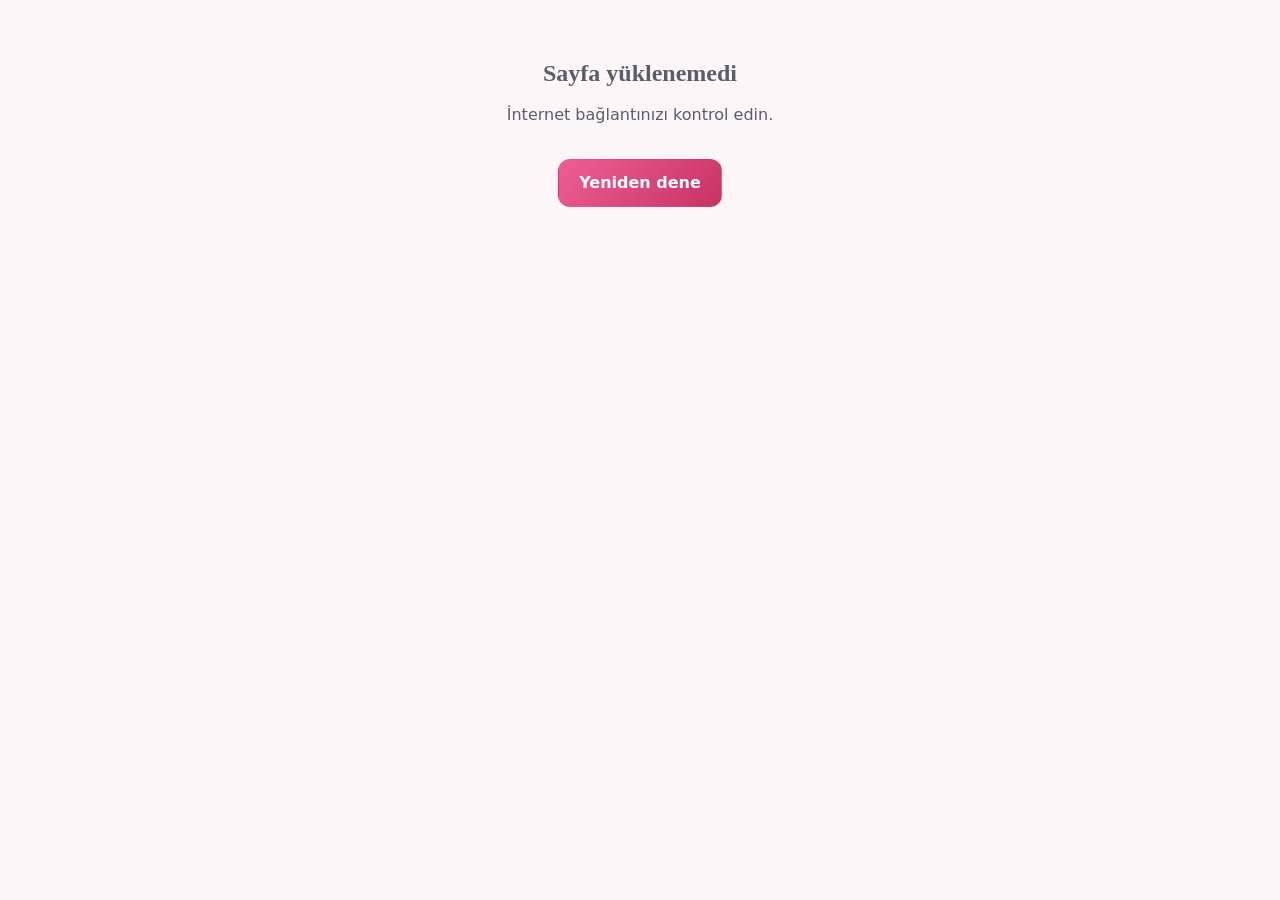
<file: index.html>
<!doctype html>
<html lang="tr">
<head>
<meta charset="utf-8">
<meta name="viewport" content="width=device-width, initial-scale=1, viewport-fit=cover">
<title>Villora Event | Düğün ve organizasyon</title>
<meta name="description" content="Villora Event: düğün, nişan, evlilik teklifi ve özel günleriniz için tarihinizi sorgulayın, teklif ve rezervasyon talebi gönderin.">
<meta name="theme-color" content="#ffffff">
<link rel="icon" href="data:image/svg+xml,%3Csvg xmlns='http://www.w3.org/2000/svg' viewBox='0 0 64 64'%3E%3Crect width='64' height='64' rx='14' fill='%23c83263'/%3E%3Cpath d='M32 49S14 38 14 26a9 9 0 0118-3 9 9 0 0118 3c0 12-18 23-18 23z' fill='none' stroke='white' stroke-width='4' stroke-linejoin='round'/%3E%3C/svg%3E">
<link rel="manifest" href="manifest.json">
<link rel="apple-touch-icon" href="img/apple-touch-icon.png">
<meta name="apple-mobile-web-app-capable" content="yes">
<meta name="mobile-web-app-capable" content="yes">
<meta name="apple-mobile-web-app-title" content="Villora">
<link rel="stylesheet" href="css/ortak.css?v=47">
<link rel="stylesheet" href="css/site.css?v=47">
<link rel="stylesheet" href="fonts/el-yazisi.css?v=47">
</head>
<body>
<script>window.__hata=[];window.addEventListener("error",function(e){window.__hata.push((e.message||"hata")+(e.filename?" ("+String(e.filename).split("/").pop()+")":""));});setTimeout(function(){var u=document.getElementById("uygulama");if(u&&u.querySelector(".isleniyor")&&/Yükleniyor/.test(u.textContent)){u.innerHTML='<div class="isleniyor"><h1 style="font:600 24px serif;margin:0 0 8px">Sayfa açılamadı</h1><p>Lütfen sayfayı yenileyin. Sorun sürerse bu yazıyı bize iletin: '+(window.__hata.join(" | ")||"yükleme zaman aşımı")+"</p></div>";}},12000);</script><div id="uygulama"><div class="isleniyor yukleme"><span class="sr">Yükleniyor...</span></div></div>
<noscript><div class="isleniyor">Bu sayfanın çalışması için tarayıcınızda JavaScript açık olmalı.</div></noscript>
<script src="js/supabase.js?v=47"></script>
<script src="js/config.js?v=47"></script>
<script src="js/ortak.js?v=47"></script>
<script src="js/shorts.js?v=47"></script>
<script src="js/dergi.js?v=47"></script>
<script src="js/site.js?v=47"></script>
<script>if("serviceWorker" in navigator){window.addEventListener("load",function(){navigator.serviceWorker.register("sw.js").catch(function(){});});}</script>
</body>
</html>
</file>
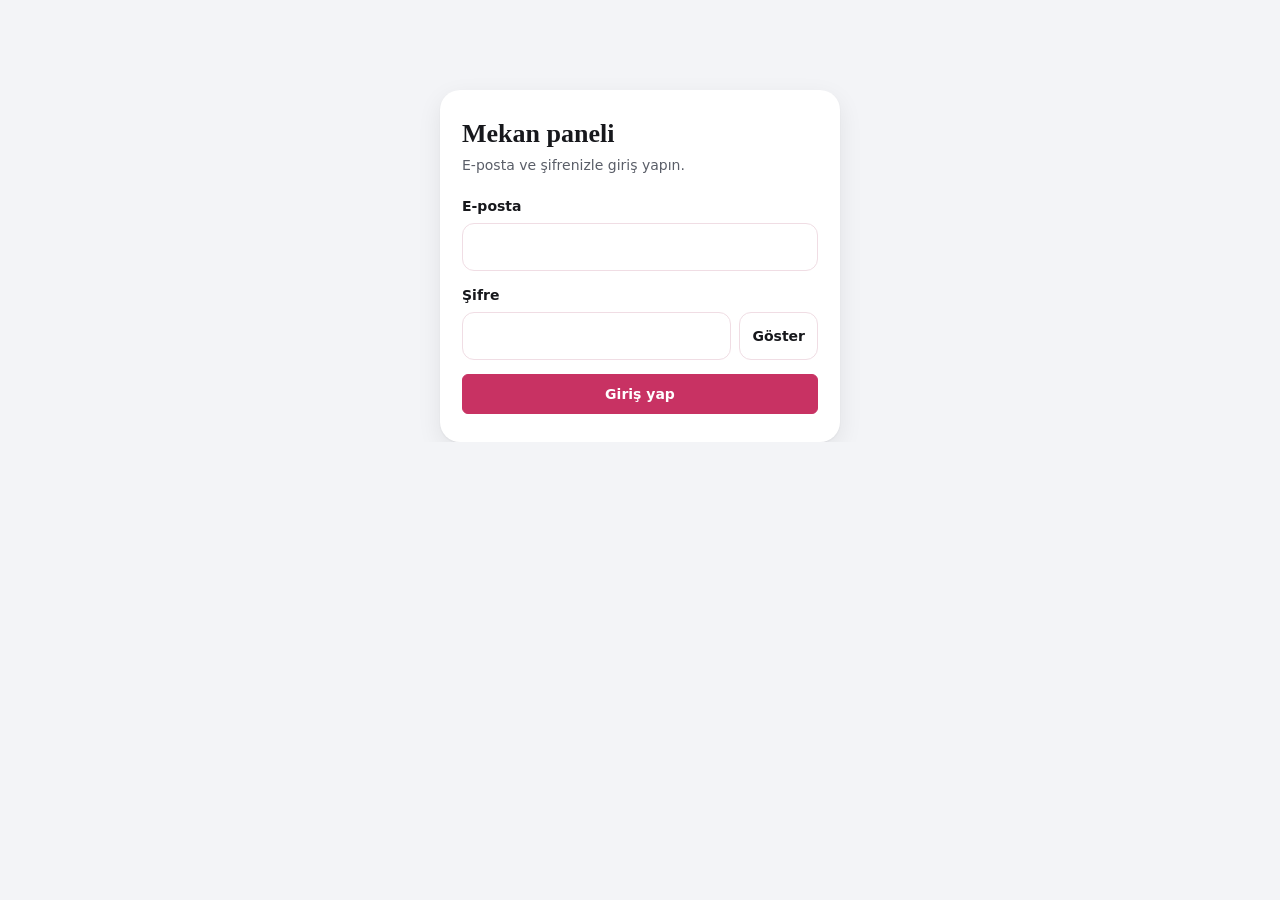
<file: admin.html>
<!doctype html>
<html lang="tr">
<head>
<meta charset="utf-8">
<meta name="viewport" content="width=device-width, initial-scale=1, viewport-fit=cover">
<meta name="robots" content="noindex, nofollow">
<title>Mekan paneli</title>
<link rel="icon" href="data:image/svg+xml,%3Csvg xmlns='http://www.w3.org/2000/svg' viewBox='0 0 64 64'%3E%3Crect width='64' height='64' rx='14' fill='%2317181c'/%3E%3Cpath d='M18 34l9 9 19-21' fill='none' stroke='white' stroke-width='6' stroke-linecap='round' stroke-linejoin='round'/%3E%3C/svg%3E">
<link rel="manifest" href="admin-manifest.json">
<link rel="apple-touch-icon" href="img/apple-touch-icon.png">
<meta name="apple-mobile-web-app-capable" content="yes">
<meta name="mobile-web-app-capable" content="yes">
<meta name="apple-mobile-web-app-title" content="Villora Panel">
<link rel="stylesheet" href="css/ortak.css?v=47">
<link rel="stylesheet" href="css/admin.css?v=47">
</head>
<body class="panel">
<div id="kok"><div class="isleniyor">Yükleniyor...</div></div>
<noscript><div class="isleniyor">Bu sayfanın çalışması için tarayıcınızda JavaScript açık olmalı.</div></noscript>
<script src="js/supabase.js?v=47"></script>
<script src="js/config.js?v=47"></script>
<script src="js/ortak.js?v=47"></script>
<script src="js/sozlesme.js?v=47"></script>
<script src="js/admin.js?v=47"></script>
<script>if("serviceWorker" in navigator){window.addEventListener("load",function(){navigator.serviceWorker.register("sw.js").catch(function(){});});}</script>
</body>
</html>
</file>
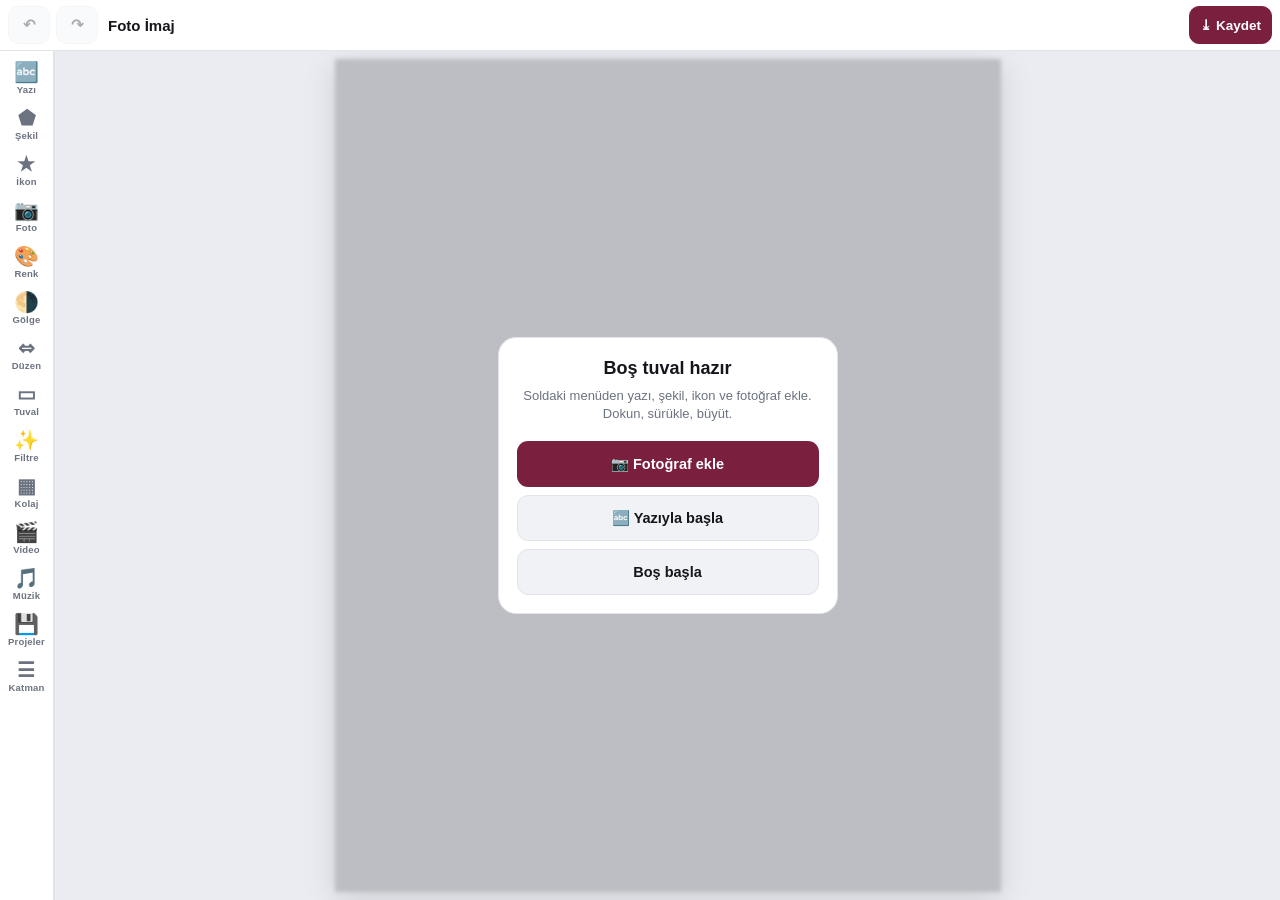
<file: foto-imaj.html>
<!DOCTYPE html>
<html lang="tr" data-theme="dark">
<head>
<meta charset="utf-8">
<meta name="viewport" content="width=device-width, initial-scale=1, viewport-fit=cover">
<title>Foto İmaj</title>
<link rel="stylesheet" href="fonts/fonts.css">
<style>
:root{color-scheme:light;--bg:#f3f4f6;--panel:#ffffff;--panel2:#f0f2f5;--line:#e1e4e9;--text:#14161b;--dim:#6b7280;--red:#7a1f3d;--red2:#9b2c4f;--yel:#c9a46a;--rail:54px;}
*,*::before,*::after{box-sizing:border-box;}
html,body{height:100%;margin:0;overflow:hidden;background:var(--bg);color:var(--text);font:14px/1.4 -apple-system,BlinkMacSystemFont,"Segoe UI",Roboto,Helvetica,Arial,sans-serif;-webkit-text-size-adjust:100%;-webkit-tap-highlight-color:transparent;overscroll-behavior:none;}
button,input,select,textarea{font-family:inherit;color:inherit;}
button{cursor:pointer;}
[hidden]{display:none !important;}
#app{height:100%;display:flex;flex-direction:column;}
#top{flex:0 0 auto;display:flex;align-items:center;gap:6px;padding:calc(6px + env(safe-area-inset-top,0px)) 8px 6px;background:#ffffff;border-bottom:1px solid var(--line);}
#top b{font-size:15px;margin:0 4px;white-space:nowrap;}
.tb{min-width:42px;height:38px;border-radius:10px;border:1px solid var(--line);background:var(--panel2);font-weight:800;font-size:15px;padding:0 10px;}
.tb:disabled{opacity:.35;}
.tb.pri{background:var(--red);border-color:var(--red);color:#fff;font-size:13.5px;}
#top .sp{flex:1;}
#work{flex:1;min-height:0;display:grid;grid-template-columns:var(--rail) minmax(0,1fr);grid-template-rows:minmax(0,1fr) auto;grid-template-areas:"rail stage" "rail panel";}
#rail{grid-area:rail;overflow-y:auto;background:#ffffff;border-right:1px solid var(--line);display:flex;flex-direction:column;padding:4px 0 calc(6px + env(safe-area-inset-bottom,0px));-webkit-overflow-scrolling:touch;scrollbar-width:none;}
#rail::-webkit-scrollbar{display:none;}
.rb{flex:0 0 auto;border:0;background:none;color:var(--dim);padding:7px 0 6px;display:flex;flex-direction:column;align-items:center;gap:2px;font-size:9.5px;font-weight:700;letter-spacing:.2px;position:relative;}
.rb i{font-style:normal;font-size:20px;line-height:1;}
.rb[aria-pressed="true"]{color:var(--text);background:#f3f4f6;}
.rb[aria-pressed="true"]::before{content:"";position:absolute;left:0;top:6px;bottom:6px;width:3px;border-radius:0 3px 3px 0;background:var(--yel);}
#stage{grid-area:stage;position:relative;min-height:0;min-width:0;background:#e6e8ed;overflow:hidden;display:flex;align-items:center;justify-content:center;}
#cv{display:block;touch-action:none;border-radius:2px;box-shadow:0 6px 30px rgba(0,0,0,.6);background:#000;}
#quick{position:absolute;left:6px;right:6px;bottom:8px;display:flex;gap:6px;overflow-x:auto;justify-content:flex-start;scrollbar-width:none;pointer-events:none;}
#quick button:first-child{margin-left:auto;}#quick button:last-child{margin-right:auto;}
#quick::-webkit-scrollbar{display:none;}
#quick button{color:#fff;pointer-events:auto;flex:0 0 auto;height:42px;padding:0 12px;border-radius:21px;border:1px solid rgba(255,255,255,.28);background:rgba(15,16,20,.9);font-weight:800;font-size:13px;white-space:nowrap;}
.zp{color:#fff;pointer-events:auto;flex:0 0 auto;display:flex;align-items:center;gap:6px;height:42px;padding:0 12px;border-radius:21px;border:1px solid rgba(255,255,255,.28);background:rgba(15,16,20,.9);font-size:14px;}
.zp{padding:0 8px;gap:4px;}.zp input{width:78px;height:30px;}
#quick button.del{background:rgba(192,57,43,.95);border-color:#9b2c4f;}
#quick button[aria-pressed="true"]{background:var(--yel);color:#111;border-color:var(--yel);}
#panel{grid-area:panel;background:var(--panel);border-top:2px solid var(--yel);overflow:hidden;height:0;display:flex;flex-direction:column;min-width:0;}
#panel.open{height:min(46vh,400px);}
.phead{flex:0 0 auto;display:flex;align-items:center;gap:8px;padding:8px 12px;border-bottom:1px solid var(--line);}
.phead b{flex:1;font-size:14.5px;}
.phead button{height:34px;min-width:34px;border-radius:9px;border:1px solid var(--line);background:var(--panel2);font-weight:800;}
#pbody{flex:1;min-height:0;overflow-y:auto;padding:10px 12px calc(14px + env(safe-area-inset-bottom,0px));-webkit-overflow-scrolling:touch;}
@media (min-width:820px){
  #work{grid-template-columns:var(--rail) auto minmax(0,1fr);grid-template-rows:minmax(0,1fr);grid-template-areas:"rail panel stage";}
  #panel{height:auto;width:0;border-top:0;border-right:1px solid var(--line);}
  #panel.open{height:auto;width:310px;}
}
.lab{display:block;font-size:12px;color:var(--dim);font-weight:700;margin:12px 0 5px;}
.lab:first-child{margin-top:0;}
.hint{color:var(--dim);font-size:12px;margin:6px 0 0;}
.grid{display:grid;gap:8px;grid-template-columns:repeat(4,1fr);}
.grid.g3{grid-template-columns:repeat(3,1fr);}
.grid.g2{grid-template-columns:repeat(2,1fr);}
.gb{border:1px solid var(--line);background:var(--panel2);border-radius:12px;padding:6px 4px;min-height:58px;display:flex;flex-direction:column;align-items:center;justify-content:center;gap:4px;font-size:11px;font-weight:700;color:var(--text);overflow:hidden;}
.gb canvas,.gb svg{display:block;max-width:100%;}
.gb[aria-pressed="true"]{border-color:#e0cf00;background:#fff8c9;}
.gb.txt{min-height:52px;font-size:21px;line-height:1.1;}
.seg{display:flex;border:1px solid var(--line);border-radius:10px;overflow:hidden;}
.seg button{flex:1;border:0;background:var(--panel2);color:var(--dim);font-weight:700;font-size:12.5px;padding:9px 4px;min-height:40px;}
.seg button[aria-pressed="true"]{background:var(--red);color:#fff;}
.sws{display:flex;flex-wrap:wrap;gap:7px;}
.sw{width:34px;height:34px;border-radius:50%;border:2px solid var(--line);padding:0;position:relative;display:inline-flex;align-items:center;justify-content:center;font-size:15px;background:var(--panel2);}
.sw[aria-pressed="true"]{border-color:#fff;box-shadow:0 0 0 2px var(--red);}
.sw.cu input{position:absolute;inset:0;opacity:0;width:100%;height:100%;}
.rg{display:flex;align-items:center;gap:8px;margin-top:4px;}
.rg span{min-width:34px;text-align:right;font-size:12px;color:var(--dim);}
input[type=range]{flex:1;accent-color:var(--red);height:30px;}
.inp,textarea{width:100%;background:var(--bg);border:1px solid var(--line);border-radius:10px;font-size:15px;padding:9px 11px;min-height:42px;}
textarea{resize:none;min-height:64px;}
.btn{border:0;border-radius:11px;background:var(--red);color:#fff;font-weight:800;font-size:14.5px;padding:12px;min-height:46px;width:100%;margin-top:8px;}
.btn.g{background:var(--panel2);border:1px solid var(--line);color:var(--text);font-weight:700;}
.btn.sm{min-height:38px;font-size:13px;padding:8px;margin-top:0;}
.row{display:flex;gap:8px;}
.row>*{flex:1;}
.chips{display:flex;flex-wrap:wrap;gap:6px;}
.chip{border:1px solid var(--line);background:var(--panel2);border-radius:18px;padding:7px 12px;font-size:12.5px;font-weight:700;}
.chip[aria-pressed="true"]{background:var(--yel);color:#111;border-color:var(--yel);}
.lrow{display:flex;gap:6px;margin-bottom:6px;align-items:stretch;}
.lrow .ln{flex:1;text-align:left;border:1px solid var(--line);background:var(--panel2);border-radius:10px;padding:9px;font-size:13px;font-weight:600;overflow:hidden;text-overflow:ellipsis;white-space:nowrap;min-height:40px;}
.lrow[data-s="1"] .ln{border-color:#e0cf00;background:#fff8c9;}
.lrow button.sb{width:40px;border:1px solid var(--line);background:var(--panel2);border-radius:10px;font-size:14px;}
#sheet{position:fixed;inset:0;z-index:50;background:rgba(20,22,27,.6);display:flex;align-items:flex-end;justify-content:center;}
#sheet .in{width:100%;max-width:520px;max-height:92%;overflow-y:auto;background:var(--panel);border-radius:18px 18px 0 0;border-top:3px solid var(--yel);padding:14px 14px calc(18px + env(safe-area-inset-bottom,0px));}
#sheet h3{margin:0 0 6px;font-size:16px;}
#outImg{width:100%;border-radius:10px;margin-top:10px;display:none;}
#outV{width:100%;border-radius:10px;margin-top:10px;background:#000;}
.toast{position:fixed;left:50%;bottom:calc(76px + env(safe-area-inset-bottom,0px));transform:translateX(-50%) translateY(20px);background:#222;border:1px solid var(--line);color:#fff;padding:10px 14px;border-radius:12px;font-size:13.5px;opacity:0;pointer-events:none;transition:.2s;z-index:80;max-width:88%;text-align:center;}
.toast.on{opacity:1;transform:translateX(-50%) translateY(0);}
#intro{position:absolute;inset:0;z-index:5;display:flex;align-items:center;justify-content:center;padding:18px;background:rgba(236,238,242,.78);backdrop-filter:blur(2px);}
#intro .box{background:var(--panel);border:1px solid var(--line);border-radius:18px;padding:18px;max-width:340px;text-align:center;}
#intro h2{margin:0 0 6px;font-size:18px;}
#intro p{margin:0 0 10px;color:var(--dim);font-size:13px;}
</style>
</head>
<body>
<div id="app">
  <div id="top">
    <button class="tb" id="bUndo" aria-label="Geri al" disabled>↶</button>
    <button class="tb" id="bRedo" aria-label="İleri al" disabled>↷</button>
    <b>Foto İmaj</b>
    <span class="sp"></span>
    <button class="tb pri" id="bSave">⤓ Kaydet</button>
  </div>
  <div id="work">
    <nav id="rail" aria-label="Araçlar"></nav>
    <div id="stage">
      <canvas id="cv" width="540" height="675" aria-label="Tasarım alanı"></canvas>
      <div id="quick" hidden></div>
      <div id="intro">
        <div class="box">
          <h2>Boş tuval hazır</h2>
          <p>Soldaki menüden yazı, şekil, ikon ve fotoğraf ekle. Dokun, sürükle, büyüt.</p>
          <button class="btn" id="iPhoto">📷 Fotoğraf ekle</button>
          <button class="btn g" id="iText">🔤 Yazıyla başla</button>
          <button class="btn g" id="iClose">Boş başla</button>
        </div>
      </div>
    </div>
    <section id="panel" aria-label="Ayarlar">
      <div class="phead"><b id="ptitle"></b><button id="pclose" aria-label="Kapat">▼</button></div>
      <div id="pbody"></div>
    </section>
  </div>
</div>
<input type="file" id="fIn" accept="image/*" hidden>
<input type="file" id="mIn" accept="audio/*" hidden>
<div id="sheet" hidden></div>
<div class="toast" id="toast"></div>
<script>
(function(){
"use strict";
var $=function(s){return document.querySelector(s);};
var ICONS={"alev":{"n":"Alev","g":"Genel","d":"M50 6 C54 26 74 36 74 58 C74 78 62 92 50 92 C38 92 26 80 26 62 C26 52 32 44 38 40 C38 52 44 56 48 56 C46 40 44 24 50 6 Z M50 82 C43 82 39 76 39 70 C39 64 44 60 50 52 C56 60 61 64 61 70 C61 76 57 82 50 82 Z","eo":true},"simsek":{"n":"Şimşek","g":"Genel","d":"M54 40 L78 40 L38 94 L46 54 L22 54 L58 6 Z","eo":false},"disli":{"n":"Dişli","g":"Genel","d":"M79.4 44 L89.7 44.8 L89.7 55.2 L79.4 56 L75 66.6 L81.7 74.4 L74.4 81.7 L66.6 75 L56 79.4 L55.2 89.7 L44.8 89.7 L44 79.4 L33.4 75 L25.6 81.7 L18.3 74.4 L25 66.6 L20.6 56 L10.3 55.2 L10.3 44.8 L20.6 44 L25 33.4 L18.3 25.6 L25.6 18.3 L33.4 25 L44 20.6 L44.8 10.3 L55.2 10.3 L56 20.6 L66.6 25 L74.4 18.3 L81.7 25.6 L75 33.4 ZM37 50 A13 13 0 1 0 63 50 A13 13 0 1 0 37 50 Z","eo":false},"kalkan":{"n":"Kalkan","g":"Genel","d":"M50 6 L88 20 V48 C88 72 72 86 50 94 C28 86 12 72 12 48 V20 Z M50 28 L55 42 L70 42 L58 51 L63 66 L50 57 L37 66 L42 51 L30 42 L45 42 Z","eo":true},"dag":{"n":"Dağ","g":"Doğa","d":"M4 84 L34 26 L52 56 L64 38 L96 84 ZM34 26 L25 42 L31 39 L36 45 L41 38 L45 43 Z","eo":false},"gunes":{"n":"Güneş","g":"Doğa","d":"M33 50 A17 17 0 1 1 67 50 A17 17 0 1 1 33 50 ZM77 46.8 L89 46.8 L89 53.2 L77 53.2 ZM73.8 50 A3.2 3.2 0 1 1 80.2 50 A3.2 3.2 0 1 1 73.8 50 ZM85.8 50 A3.2 3.2 0 1 1 92.2 50 A3.2 3.2 0 1 1 85.8 50 ZM71.4 66.8 L79.9 75.3 L75.3 79.9 L66.8 71.4 ZM65.8 69.1 A3.2 3.2 0 1 1 72.3 69.1 A3.2 3.2 0 1 1 65.8 69.1 ZM74.3 77.6 A3.2 3.2 0 1 1 80.8 77.6 A3.2 3.2 0 1 1 74.3 77.6 ZM53.2 77 L53.2 89 L46.8 89 L46.8 77 ZM46.8 77 A3.2 3.2 0 1 1 53.2 77 A3.2 3.2 0 1 1 46.8 77 ZM46.8 89 A3.2 3.2 0 1 1 53.2 89 A3.2 3.2 0 1 1 46.8 89 ZM33.2 71.4 L24.7 79.9 L20.1 75.3 L28.6 66.8 ZM27.7 69.1 A3.2 3.2 0 1 1 34.2 69.1 A3.2 3.2 0 1 1 27.7 69.1 ZM19.2 77.6 A3.2 3.2 0 1 1 25.7 77.6 A3.2 3.2 0 1 1 19.2 77.6 ZM23 53.2 L11 53.3 L11 46.8 L23 46.8 ZM19.8 50 A3.2 3.2 0 1 1 26.2 50 A3.2 3.2 0 1 1 19.8 50 ZM7.8 50 A3.2 3.2 0 1 1 14.2 50 A3.2 3.2 0 1 1 7.8 50 ZM28.6 33.2 L20.1 24.7 L24.7 20.1 L33.2 28.6 ZM27.7 30.9 A3.2 3.2 0 1 1 34.2 30.9 A3.2 3.2 0 1 1 27.7 30.9 ZM19.2 22.4 A3.2 3.2 0 1 1 25.7 22.4 A3.2 3.2 0 1 1 19.2 22.4 ZM46.7 23 L46.7 11 L53.2 11 L53.2 23 ZM46.7 23 A3.2 3.2 0 1 1 53.2 23 A3.2 3.2 0 1 1 46.7 23 ZM46.7 11 A3.2 3.2 0 1 1 53.2 11 A3.2 3.2 0 1 1 46.7 11 ZM66.8 28.6 L75.3 20.1 L79.9 24.7 L71.4 33.2 ZM65.8 30.9 A3.2 3.2 0 1 1 72.3 30.9 A3.2 3.2 0 1 1 65.8 30.9 ZM74.3 22.4 A3.2 3.2 0 1 1 80.8 22.4 A3.2 3.2 0 1 1 74.3 22.4 Z","eo":false},"ay":{"n":"Ay","g":"Doğa","d":"M58 10 A40 40 0 1 0 90 62 A32 32 0 0 1 58 10 Z","eo":true},"bulut":{"n":"Bulut","g":"Doğa","d":"M16 62 A16 16 0 1 1 48 62 A16 16 0 1 1 16 62 ZM32 46 A22 22 0 1 1 76 46 A22 22 0 1 1 32 46 ZM62 62 A14 14 0 1 1 90 62 A14 14 0 1 1 62 62 ZM32 48 L76 48 L76 78 L32 78 Z","eo":false},"cam":{"n":"Çam ağacı","g":"Doğa","d":"M50 6 L68 34 L32 34 ZM50 22 L74 54 L26 54 ZM50 40 L80 74 L20 74 ZM44 74 L56 74 L56 94 L44 94 Z","eo":false},"tepe":{"n":"Tepeler","g":"Doğa","d":"M4 82 L30 60 L48 74 L62 52 L96 84 L96 92 L4 92 Z","eo":false},"dalga":{"n":"Dalga","g":"Doğa","d":"M10 36.1 L11.7 37.9 L7.8 41.7 L6 39.9 ZM5.2 38 A2.8 2.8 0 1 1 10.8 38 A2.8 2.8 0 1 1 5.2 38 ZM7 39.8 A2.8 2.8 0 1 1 12.5 39.8 A2.8 2.8 0 1 1 7 39.8 ZM11.7 37.8 L13.4 39.5 L9.6 43.5 L7.8 41.8 ZM7 39.8 A2.8 2.8 0 1 1 12.5 39.8 A2.8 2.8 0 1 1 7 39.8 ZM8.8 41.5 A2.8 2.8 0 1 1 14.2 41.5 A2.8 2.8 0 1 1 8.8 41.5 ZM13.3 39.4 L15 40.8 L11.5 45.1 L9.7 43.6 ZM8.8 41.5 A2.8 2.8 0 1 1 14.2 41.5 A2.8 2.8 0 1 1 8.8 41.5 ZM10.5 42.9 A2.8 2.8 0 1 1 16 42.9 A2.8 2.8 0 1 1 10.5 42.9 ZM14.7 40.6 L16.5 41.7 L13.5 46.4 L11.8 45.3 ZM10.5 42.9 A2.8 2.8 0 1 1 16 42.9 A2.8 2.8 0 1 1 10.5 42.9 ZM12.2 44.1 A2.8 2.8 0 1 1 17.8 44.1 A2.8 2.8 0 1 1 12.2 44.1 ZM16 41.5 L17.8 42.2 L15.7 47.3 L14 46.6 ZM12.2 44.1 A2.8 2.8 0 1 1 17.8 44.1 A2.8 2.8 0 1 1 12.2 44.1 ZM14 44.8 A2.8 2.8 0 1 1 19.5 44.8 A2.8 2.8 0 1 1 14 44.8 ZM17.1 42 L18.9 42.3 L18.1 47.7 L16.4 47.5 ZM14 44.8 A2.8 2.8 0 1 1 19.5 44.8 A2.8 2.8 0 1 1 14 44.8 ZM15.8 45 A2.8 2.8 0 1 1 21.2 45 A2.8 2.8 0 1 1 15.8 45 ZM18.1 42.3 L19.9 42 L20.6 47.5 L18.9 47.7 ZM15.8 45 A2.8 2.8 0 1 1 21.2 45 A2.8 2.8 0 1 1 15.8 45 ZM17.5 44.8 A2.8 2.8 0 1 1 23 44.8 A2.8 2.8 0 1 1 17.5 44.8 ZM19.2 42.2 L21 41.5 L23 46.6 L21.3 47.3 ZM17.5 44.8 A2.8 2.8 0 1 1 23 44.8 A2.8 2.8 0 1 1 17.5 44.8 ZM19.2 44.1 A2.8 2.8 0 1 1 24.8 44.1 A2.8 2.8 0 1 1 19.2 44.1 ZM20.5 41.7 L22.3 40.6 L25.2 45.3 L23.5 46.4 ZM19.2 44.1 A2.8 2.8 0 1 1 24.8 44.1 A2.8 2.8 0 1 1 19.2 44.1 ZM21 42.9 A2.8 2.8 0 1 1 26.5 42.9 A2.8 2.8 0 1 1 21 42.9 ZM22 40.8 L23.7 39.4 L27.3 43.6 L25.5 45.1 ZM21 42.9 A2.8 2.8 0 1 1 26.5 42.9 A2.8 2.8 0 1 1 21 42.9 ZM22.8 41.5 A2.8 2.8 0 1 1 28.2 41.5 A2.8 2.8 0 1 1 22.8 41.5 ZM23.6 39.5 L25.3 37.8 L29.2 41.8 L27.4 43.5 ZM22.8 41.5 A2.8 2.8 0 1 1 28.2 41.5 A2.8 2.8 0 1 1 22.8 41.5 ZM24.5 39.8 A2.8 2.8 0 1 1 30 39.8 A2.8 2.8 0 1 1 24.5 39.8 ZM25.3 37.9 L27 36.1 L31 39.9 L29.2 41.7 ZM24.5 39.8 A2.8 2.8 0 1 1 30 39.8 A2.8 2.8 0 1 1 24.5 39.8 ZM26.2 38 A2.8 2.8 0 1 1 31.8 38 A2.8 2.8 0 1 1 26.2 38 ZM27 36.1 L28.8 34.3 L32.7 38.1 L31 39.9 ZM26.2 38 A2.8 2.8 0 1 1 31.8 38 A2.8 2.8 0 1 1 26.2 38 ZM28 36.2 A2.8 2.8 0 1 1 33.5 36.2 A2.8 2.8 0 1 1 28 36.2 ZM28.8 34.2 L30.6 32.5 L34.4 36.5 L32.7 38.2 ZM28 36.2 A2.8 2.8 0 1 1 33.5 36.2 A2.8 2.8 0 1 1 28 36.2 ZM29.8 34.5 A2.8 2.8 0 1 1 35.2 34.5 A2.8 2.8 0 1 1 29.8 34.5 ZM30.7 32.4 L32.5 30.9 L36 35.2 L34.3 36.6 ZM29.8 34.5 A2.8 2.8 0 1 1 35.2 34.5 A2.8 2.8 0 1 1 29.8 34.5 ZM31.5 33.1 A2.8 2.8 0 1 1 37 33.1 A2.8 2.8 0 1 1 31.5 33.1 ZM32.8 30.7 L34.5 29.6 L37.5 34.3 L35.7 35.4 ZM31.5 33.1 A2.8 2.8 0 1 1 37 33.1 A2.8 2.8 0 1 1 31.5 33.1 ZM33.2 31.9 A2.8 2.8 0 1 1 38.8 31.9 A2.8 2.8 0 1 1 33.2 31.9 ZM35 29.4 L36.7 28.7 L38.8 33.8 L37 34.5 ZM33.2 31.9 A2.8 2.8 0 1 1 38.8 31.9 A2.8 2.8 0 1 1 33.2 31.9 ZM35 31.2 A2.8 2.8 0 1 1 40.5 31.2 A2.8 2.8 0 1 1 35 31.2 ZM37.4 28.5 L39.1 28.3 L39.9 33.7 L38.1 34 ZM35 31.2 A2.8 2.8 0 1 1 40.5 31.2 A2.8 2.8 0 1 1 35 31.2 ZM36.8 31 A2.8 2.8 0 1 1 42.2 31 A2.8 2.8 0 1 1 36.8 31 ZM39.9 28.3 L41.6 28.5 L40.9 34 L39.1 33.7 ZM36.8 31 A2.8 2.8 0 1 1 42.2 31 A2.8 2.8 0 1 1 36.8 31 ZM38.5 31.2 A2.8 2.8 0 1 1 44 31.2 A2.8 2.8 0 1 1 38.5 31.2 ZM42.3 28.7 L44 29.4 L42 34.5 L40.2 33.8 ZM38.5 31.2 A2.8 2.8 0 1 1 44 31.2 A2.8 2.8 0 1 1 38.5 31.2 ZM40.2 31.9 A2.8 2.8 0 1 1 45.8 31.9 A2.8 2.8 0 1 1 40.2 31.9 ZM44.5 29.6 L46.2 30.7 L43.3 35.4 L41.5 34.3 ZM40.2 31.9 A2.8 2.8 0 1 1 45.8 31.9 A2.8 2.8 0 1 1 40.2 31.9 ZM42 33.1 A2.8 2.8 0 1 1 47.5 33.1 A2.8 2.8 0 1 1 42 33.1 ZM46.5 30.9 L48.3 32.4 L44.7 36.6 L43 35.2 ZM42 33.1 A2.8 2.8 0 1 1 47.5 33.1 A2.8 2.8 0 1 1 42 33.1 ZM43.8 34.5 A2.8 2.8 0 1 1 49.2 34.5 A2.8 2.8 0 1 1 43.8 34.5 ZM48.4 32.5 L50.2 34.2 L46.3 38.2 L44.6 36.5 ZM43.8 34.5 A2.8 2.8 0 1 1 49.2 34.5 A2.8 2.8 0 1 1 43.8 34.5 ZM45.5 36.2 A2.8 2.8 0 1 1 51 36.2 A2.8 2.8 0 1 1 45.5 36.2 ZM50.2 34.3 L52 36.1 L48 39.9 L46.3 38.1 ZM45.5 36.2 A2.8 2.8 0 1 1 51 36.2 A2.8 2.8 0 1 1 45.5 36.2 ZM47.2 38 A2.8 2.8 0 1 1 52.8 38 A2.8 2.8 0 1 1 47.2 38 ZM52 36.1 L53.7 37.9 L49.8 41.7 L48 39.9 ZM47.2 38 A2.8 2.8 0 1 1 52.8 38 A2.8 2.8 0 1 1 47.2 38 ZM49 39.8 A2.8 2.8 0 1 1 54.5 39.8 A2.8 2.8 0 1 1 49 39.8 ZM53.7 37.8 L55.4 39.5 L51.6 43.5 L49.8 41.8 ZM49 39.8 A2.8 2.8 0 1 1 54.5 39.8 A2.8 2.8 0 1 1 49 39.8 ZM50.8 41.5 A2.8 2.8 0 1 1 56.2 41.5 A2.8 2.8 0 1 1 50.8 41.5 ZM55.3 39.4 L57 40.8 L53.5 45.1 L51.7 43.6 ZM50.8 41.5 A2.8 2.8 0 1 1 56.2 41.5 A2.8 2.8 0 1 1 50.8 41.5 ZM52.5 42.9 A2.8 2.8 0 1 1 58 42.9 A2.8 2.8 0 1 1 52.5 42.9 ZM56.7 40.6 L58.5 41.7 L55.5 46.4 L53.8 45.3 ZM52.5 42.9 A2.8 2.8 0 1 1 58 42.9 A2.8 2.8 0 1 1 52.5 42.9 ZM54.2 44.1 A2.8 2.8 0 1 1 59.8 44.1 A2.8 2.8 0 1 1 54.2 44.1 ZM58 41.5 L59.8 42.2 L57.7 47.3 L56 46.6 ZM54.2 44.1 A2.8 2.8 0 1 1 59.8 44.1 A2.8 2.8 0 1 1 54.2 44.1 ZM56 44.8 A2.8 2.8 0 1 1 61.5 44.8 A2.8 2.8 0 1 1 56 44.8 ZM59.1 42 L60.9 42.3 L60.1 47.7 L58.4 47.5 ZM56 44.8 A2.8 2.8 0 1 1 61.5 44.8 A2.8 2.8 0 1 1 56 44.8 ZM57.8 45 A2.8 2.8 0 1 1 63.2 45 A2.8 2.8 0 1 1 57.8 45 ZM60.1 42.3 L61.9 42 L62.6 47.5 L60.9 47.7 ZM57.8 45 A2.8 2.8 0 1 1 63.2 45 A2.8 2.8 0 1 1 57.8 45 ZM59.5 44.8 A2.8 2.8 0 1 1 65 44.8 A2.8 2.8 0 1 1 59.5 44.8 ZM61.2 42.2 L63 41.5 L65 46.6 L63.3 47.3 ZM59.5 44.8 A2.8 2.8 0 1 1 65 44.8 A2.8 2.8 0 1 1 59.5 44.8 ZM61.2 44.1 A2.8 2.8 0 1 1 66.8 44.1 A2.8 2.8 0 1 1 61.2 44.1 ZM62.5 41.7 L64.3 40.6 L67.2 45.3 L65.5 46.4 ZM61.2 44.1 A2.8 2.8 0 1 1 66.8 44.1 A2.8 2.8 0 1 1 61.2 44.1 ZM63 42.9 A2.8 2.8 0 1 1 68.5 42.9 A2.8 2.8 0 1 1 63 42.9 ZM64 40.8 L65.7 39.4 L69.3 43.6 L67.5 45.1 ZM63 42.9 A2.8 2.8 0 1 1 68.5 42.9 A2.8 2.8 0 1 1 63 42.9 ZM64.8 41.5 A2.8 2.8 0 1 1 70.2 41.5 A2.8 2.8 0 1 1 64.8 41.5 ZM65.6 39.5 L67.3 37.8 L71.2 41.8 L69.4 43.5 ZM64.8 41.5 A2.8 2.8 0 1 1 70.2 41.5 A2.8 2.8 0 1 1 64.8 41.5 ZM66.5 39.8 A2.8 2.8 0 1 1 72 39.8 A2.8 2.8 0 1 1 66.5 39.8 ZM67.3 37.9 L69 36.1 L73 39.9 L71.2 41.7 ZM66.5 39.8 A2.8 2.8 0 1 1 72 39.8 A2.8 2.8 0 1 1 66.5 39.8 ZM68.2 38 A2.8 2.8 0 1 1 73.8 38 A2.8 2.8 0 1 1 68.2 38 ZM69 36.1 L70.8 34.3 L74.7 38.1 L73 39.9 ZM68.2 38 A2.8 2.8 0 1 1 73.8 38 A2.8 2.8 0 1 1 68.2 38 ZM70 36.2 A2.8 2.8 0 1 1 75.5 36.2 A2.8 2.8 0 1 1 70 36.2 ZM70.8 34.2 L72.6 32.5 L76.4 36.5 L74.7 38.2 ZM70 36.2 A2.8 2.8 0 1 1 75.5 36.2 A2.8 2.8 0 1 1 70 36.2 ZM71.8 34.5 A2.8 2.8 0 1 1 77.2 34.5 A2.8 2.8 0 1 1 71.8 34.5 ZM72.7 32.4 L74.5 30.9 L78 35.2 L76.3 36.6 ZM71.8 34.5 A2.8 2.8 0 1 1 77.2 34.5 A2.8 2.8 0 1 1 71.8 34.5 ZM73.5 33.1 A2.8 2.8 0 1 1 79 33.1 A2.8 2.8 0 1 1 73.5 33.1 ZM74.8 30.7 L76.5 29.6 L79.5 34.3 L77.7 35.4 ZM73.5 33.1 A2.8 2.8 0 1 1 79 33.1 A2.8 2.8 0 1 1 73.5 33.1 ZM75.2 31.9 A2.8 2.8 0 1 1 80.8 31.9 A2.8 2.8 0 1 1 75.2 31.9 ZM77 29.4 L78.7 28.7 L80.8 33.8 L79 34.5 ZM75.2 31.9 A2.8 2.8 0 1 1 80.8 31.9 A2.8 2.8 0 1 1 75.2 31.9 ZM77 31.2 A2.8 2.8 0 1 1 82.5 31.2 A2.8 2.8 0 1 1 77 31.2 ZM79.4 28.5 L81.1 28.3 L81.9 33.7 L80.1 34 ZM77 31.2 A2.8 2.8 0 1 1 82.5 31.2 A2.8 2.8 0 1 1 77 31.2 ZM78.8 31 A2.8 2.8 0 1 1 84.2 31 A2.8 2.8 0 1 1 78.8 31 ZM81.9 28.3 L83.6 28.5 L82.9 34 L81.1 33.7 ZM78.8 31 A2.8 2.8 0 1 1 84.2 31 A2.8 2.8 0 1 1 78.8 31 ZM80.5 31.2 A2.8 2.8 0 1 1 86 31.2 A2.8 2.8 0 1 1 80.5 31.2 ZM84.3 28.7 L86 29.4 L84 34.5 L82.2 33.8 ZM80.5 31.2 A2.8 2.8 0 1 1 86 31.2 A2.8 2.8 0 1 1 80.5 31.2 ZM82.2 31.9 A2.8 2.8 0 1 1 87.8 31.9 A2.8 2.8 0 1 1 82.2 31.9 ZM86.5 29.6 L88.2 30.7 L85.3 35.4 L83.5 34.3 ZM82.2 31.9 A2.8 2.8 0 1 1 87.8 31.9 A2.8 2.8 0 1 1 82.2 31.9 ZM84 33.1 A2.8 2.8 0 1 1 89.5 33.1 A2.8 2.8 0 1 1 84 33.1 ZM88.5 30.9 L90.3 32.4 L86.7 36.6 L85 35.2 ZM84 33.1 A2.8 2.8 0 1 1 89.5 33.1 A2.8 2.8 0 1 1 84 33.1 ZM85.8 34.5 A2.8 2.8 0 1 1 91.2 34.5 A2.8 2.8 0 1 1 85.8 34.5 ZM90.4 32.5 L92.2 34.2 L88.3 38.2 L86.6 36.5 ZM85.8 34.5 A2.8 2.8 0 1 1 91.2 34.5 A2.8 2.8 0 1 1 85.8 34.5 ZM87.5 36.2 A2.8 2.8 0 1 1 93 36.2 A2.8 2.8 0 1 1 87.5 36.2 ZM92.2 34.3 L94 36.1 L90 39.9 L88.3 38.1 ZM87.5 36.2 A2.8 2.8 0 1 1 93 36.2 A2.8 2.8 0 1 1 87.5 36.2 ZM89.2 38 A2.8 2.8 0 1 1 94.8 38 A2.8 2.8 0 1 1 89.2 38 ZM10 58.1 L11.7 59.9 L7.8 63.7 L6 61.9 ZM5.2 60 A2.8 2.8 0 1 1 10.8 60 A2.8 2.8 0 1 1 5.2 60 ZM7 61.8 A2.8 2.8 0 1 1 12.5 61.8 A2.8 2.8 0 1 1 7 61.8 ZM11.7 59.8 L13.4 61.5 L9.6 65.5 L7.8 63.8 ZM7 61.8 A2.8 2.8 0 1 1 12.5 61.8 A2.8 2.8 0 1 1 7 61.8 ZM8.8 63.5 A2.8 2.8 0 1 1 14.2 63.5 A2.8 2.8 0 1 1 8.8 63.5 ZM13.3 61.4 L15 62.8 L11.5 67.1 L9.7 65.6 ZM8.8 63.5 A2.8 2.8 0 1 1 14.2 63.5 A2.8 2.8 0 1 1 8.8 63.5 ZM10.5 64.9 A2.8 2.8 0 1 1 16 64.9 A2.8 2.8 0 1 1 10.5 64.9 ZM14.7 62.6 L16.5 63.7 L13.5 68.4 L11.8 67.3 ZM10.5 64.9 A2.8 2.8 0 1 1 16 64.9 A2.8 2.8 0 1 1 10.5 64.9 ZM12.2 66.1 A2.8 2.8 0 1 1 17.8 66.1 A2.8 2.8 0 1 1 12.2 66.1 ZM16 63.5 L17.8 64.2 L15.7 69.3 L14 68.6 ZM12.2 66.1 A2.8 2.8 0 1 1 17.8 66.1 A2.8 2.8 0 1 1 12.2 66.1 ZM14 66.8 A2.8 2.8 0 1 1 19.5 66.8 A2.8 2.8 0 1 1 14 66.8 ZM17.1 64 L18.9 64.3 L18.1 69.7 L16.4 69.5 ZM14 66.8 A2.8 2.8 0 1 1 19.5 66.8 A2.8 2.8 0 1 1 14 66.8 ZM15.8 67 A2.8 2.8 0 1 1 21.2 67 A2.8 2.8 0 1 1 15.8 67 ZM18.1 64.3 L19.9 64 L20.6 69.5 L18.9 69.7 ZM15.8 67 A2.8 2.8 0 1 1 21.2 67 A2.8 2.8 0 1 1 15.8 67 ZM17.5 66.8 A2.8 2.8 0 1 1 23 66.8 A2.8 2.8 0 1 1 17.5 66.8 ZM19.2 64.2 L21 63.5 L23 68.6 L21.3 69.3 ZM17.5 66.8 A2.8 2.8 0 1 1 23 66.8 A2.8 2.8 0 1 1 17.5 66.8 ZM19.2 66.1 A2.8 2.8 0 1 1 24.8 66.1 A2.8 2.8 0 1 1 19.2 66.1 ZM20.5 63.7 L22.3 62.6 L25.2 67.3 L23.5 68.4 ZM19.2 66.1 A2.8 2.8 0 1 1 24.8 66.1 A2.8 2.8 0 1 1 19.2 66.1 ZM21 64.9 A2.8 2.8 0 1 1 26.5 64.9 A2.8 2.8 0 1 1 21 64.9 ZM22 62.8 L23.7 61.4 L27.3 65.6 L25.5 67.1 ZM21 64.9 A2.8 2.8 0 1 1 26.5 64.9 A2.8 2.8 0 1 1 21 64.9 ZM22.8 63.5 A2.8 2.8 0 1 1 28.2 63.5 A2.8 2.8 0 1 1 22.8 63.5 ZM23.6 61.5 L25.3 59.8 L29.2 63.8 L27.4 65.5 ZM22.8 63.5 A2.8 2.8 0 1 1 28.2 63.5 A2.8 2.8 0 1 1 22.8 63.5 ZM24.5 61.8 A2.8 2.8 0 1 1 30 61.8 A2.8 2.8 0 1 1 24.5 61.8 ZM25.3 59.9 L27 58.1 L31 61.9 L29.2 63.7 ZM24.5 61.8 A2.8 2.8 0 1 1 30 61.8 A2.8 2.8 0 1 1 24.5 61.8 ZM26.2 60 A2.8 2.8 0 1 1 31.8 60 A2.8 2.8 0 1 1 26.2 60 ZM27 58.1 L28.8 56.3 L32.7 60.1 L31 61.9 ZM26.2 60 A2.8 2.8 0 1 1 31.8 60 A2.8 2.8 0 1 1 26.2 60 ZM28 58.2 A2.8 2.8 0 1 1 33.5 58.2 A2.8 2.8 0 1 1 28 58.2 ZM28.8 56.2 L30.6 54.5 L34.4 58.5 L32.7 60.2 ZM28 58.2 A2.8 2.8 0 1 1 33.5 58.2 A2.8 2.8 0 1 1 28 58.2 ZM29.8 56.5 A2.8 2.8 0 1 1 35.2 56.5 A2.8 2.8 0 1 1 29.8 56.5 ZM30.7 54.4 L32.5 52.9 L36 57.2 L34.3 58.6 ZM29.8 56.5 A2.8 2.8 0 1 1 35.2 56.5 A2.8 2.8 0 1 1 29.8 56.5 ZM31.5 55.1 A2.8 2.8 0 1 1 37 55.1 A2.8 2.8 0 1 1 31.5 55.1 ZM32.8 52.7 L34.5 51.6 L37.5 56.3 L35.7 57.4 ZM31.5 55.1 A2.8 2.8 0 1 1 37 55.1 A2.8 2.8 0 1 1 31.5 55.1 ZM33.2 53.9 A2.8 2.8 0 1 1 38.8 53.9 A2.8 2.8 0 1 1 33.2 53.9 ZM35 51.4 L36.7 50.7 L38.8 55.8 L37 56.5 ZM33.2 53.9 A2.8 2.8 0 1 1 38.8 53.9 A2.8 2.8 0 1 1 33.2 53.9 ZM35 53.2 A2.8 2.8 0 1 1 40.5 53.2 A2.8 2.8 0 1 1 35 53.2 ZM37.4 50.5 L39.1 50.3 L39.9 55.7 L38.1 56 ZM35 53.2 A2.8 2.8 0 1 1 40.5 53.2 A2.8 2.8 0 1 1 35 53.2 ZM36.8 53 A2.8 2.8 0 1 1 42.2 53 A2.8 2.8 0 1 1 36.8 53 ZM39.9 50.3 L41.6 50.5 L40.9 56 L39.1 55.7 ZM36.8 53 A2.8 2.8 0 1 1 42.2 53 A2.8 2.8 0 1 1 36.8 53 ZM38.5 53.2 A2.8 2.8 0 1 1 44 53.2 A2.8 2.8 0 1 1 38.5 53.2 ZM42.3 50.7 L44 51.4 L42 56.5 L40.2 55.8 ZM38.5 53.2 A2.8 2.8 0 1 1 44 53.2 A2.8 2.8 0 1 1 38.5 53.2 ZM40.2 53.9 A2.8 2.8 0 1 1 45.8 53.9 A2.8 2.8 0 1 1 40.2 53.9 ZM44.5 51.6 L46.2 52.7 L43.3 57.4 L41.5 56.3 ZM40.2 53.9 A2.8 2.8 0 1 1 45.8 53.9 A2.8 2.8 0 1 1 40.2 53.9 ZM42 55.1 A2.8 2.8 0 1 1 47.5 55.1 A2.8 2.8 0 1 1 42 55.1 ZM46.5 52.9 L48.3 54.4 L44.7 58.6 L43 57.2 ZM42 55.1 A2.8 2.8 0 1 1 47.5 55.1 A2.8 2.8 0 1 1 42 55.1 ZM43.8 56.5 A2.8 2.8 0 1 1 49.2 56.5 A2.8 2.8 0 1 1 43.8 56.5 ZM48.4 54.5 L50.2 56.2 L46.3 60.2 L44.6 58.5 ZM43.8 56.5 A2.8 2.8 0 1 1 49.2 56.5 A2.8 2.8 0 1 1 43.8 56.5 ZM45.5 58.2 A2.8 2.8 0 1 1 51 58.2 A2.8 2.8 0 1 1 45.5 58.2 ZM50.2 56.3 L52 58.1 L48 61.9 L46.3 60.1 ZM45.5 58.2 A2.8 2.8 0 1 1 51 58.2 A2.8 2.8 0 1 1 45.5 58.2 ZM47.2 60 A2.8 2.8 0 1 1 52.8 60 A2.8 2.8 0 1 1 47.2 60 ZM52 58.1 L53.7 59.9 L49.8 63.7 L48 61.9 ZM47.2 60 A2.8 2.8 0 1 1 52.8 60 A2.8 2.8 0 1 1 47.2 60 ZM49 61.8 A2.8 2.8 0 1 1 54.5 61.8 A2.8 2.8 0 1 1 49 61.8 ZM53.7 59.8 L55.4 61.5 L51.6 65.5 L49.8 63.8 ZM49 61.8 A2.8 2.8 0 1 1 54.5 61.8 A2.8 2.8 0 1 1 49 61.8 ZM50.8 63.5 A2.8 2.8 0 1 1 56.2 63.5 A2.8 2.8 0 1 1 50.8 63.5 ZM55.3 61.4 L57 62.8 L53.5 67.1 L51.7 65.6 ZM50.8 63.5 A2.8 2.8 0 1 1 56.2 63.5 A2.8 2.8 0 1 1 50.8 63.5 ZM52.5 64.9 A2.8 2.8 0 1 1 58 64.9 A2.8 2.8 0 1 1 52.5 64.9 ZM56.7 62.6 L58.5 63.7 L55.5 68.4 L53.8 67.3 ZM52.5 64.9 A2.8 2.8 0 1 1 58 64.9 A2.8 2.8 0 1 1 52.5 64.9 ZM54.2 66.1 A2.8 2.8 0 1 1 59.8 66.1 A2.8 2.8 0 1 1 54.2 66.1 ZM58 63.5 L59.8 64.2 L57.7 69.3 L56 68.6 ZM54.2 66.1 A2.8 2.8 0 1 1 59.8 66.1 A2.8 2.8 0 1 1 54.2 66.1 ZM56 66.8 A2.8 2.8 0 1 1 61.5 66.8 A2.8 2.8 0 1 1 56 66.8 ZM59.1 64 L60.9 64.3 L60.1 69.7 L58.4 69.5 ZM56 66.8 A2.8 2.8 0 1 1 61.5 66.8 A2.8 2.8 0 1 1 56 66.8 ZM57.8 67 A2.8 2.8 0 1 1 63.2 67 A2.8 2.8 0 1 1 57.8 67 ZM60.1 64.3 L61.9 64 L62.6 69.5 L60.9 69.7 ZM57.8 67 A2.8 2.8 0 1 1 63.2 67 A2.8 2.8 0 1 1 57.8 67 ZM59.5 66.8 A2.8 2.8 0 1 1 65 66.8 A2.8 2.8 0 1 1 59.5 66.8 ZM61.2 64.2 L63 63.5 L65 68.6 L63.3 69.3 ZM59.5 66.8 A2.8 2.8 0 1 1 65 66.8 A2.8 2.8 0 1 1 59.5 66.8 ZM61.2 66.1 A2.8 2.8 0 1 1 66.8 66.1 A2.8 2.8 0 1 1 61.2 66.1 ZM62.5 63.7 L64.3 62.6 L67.2 67.3 L65.5 68.4 ZM61.2 66.1 A2.8 2.8 0 1 1 66.8 66.1 A2.8 2.8 0 1 1 61.2 66.1 ZM63 64.9 A2.8 2.8 0 1 1 68.5 64.9 A2.8 2.8 0 1 1 63 64.9 ZM64 62.8 L65.7 61.4 L69.3 65.6 L67.5 67.1 ZM63 64.9 A2.8 2.8 0 1 1 68.5 64.9 A2.8 2.8 0 1 1 63 64.9 ZM64.8 63.5 A2.8 2.8 0 1 1 70.2 63.5 A2.8 2.8 0 1 1 64.8 63.5 ZM65.6 61.5 L67.3 59.8 L71.2 63.8 L69.4 65.5 ZM64.8 63.5 A2.8 2.8 0 1 1 70.2 63.5 A2.8 2.8 0 1 1 64.8 63.5 ZM66.5 61.8 A2.8 2.8 0 1 1 72 61.8 A2.8 2.8 0 1 1 66.5 61.8 ZM67.3 59.9 L69 58.1 L73 61.9 L71.2 63.7 ZM66.5 61.8 A2.8 2.8 0 1 1 72 61.8 A2.8 2.8 0 1 1 66.5 61.8 ZM68.2 60 A2.8 2.8 0 1 1 73.8 60 A2.8 2.8 0 1 1 68.2 60 ZM69 58.1 L70.8 56.3 L74.7 60.1 L73 61.9 ZM68.2 60 A2.8 2.8 0 1 1 73.8 60 A2.8 2.8 0 1 1 68.2 60 ZM70 58.2 A2.8 2.8 0 1 1 75.5 58.2 A2.8 2.8 0 1 1 70 58.2 ZM70.8 56.2 L72.6 54.5 L76.4 58.5 L74.7 60.2 ZM70 58.2 A2.8 2.8 0 1 1 75.5 58.2 A2.8 2.8 0 1 1 70 58.2 ZM71.8 56.5 A2.8 2.8 0 1 1 77.2 56.5 A2.8 2.8 0 1 1 71.8 56.5 ZM72.7 54.4 L74.5 52.9 L78 57.2 L76.3 58.6 ZM71.8 56.5 A2.8 2.8 0 1 1 77.2 56.5 A2.8 2.8 0 1 1 71.8 56.5 ZM73.5 55.1 A2.8 2.8 0 1 1 79 55.1 A2.8 2.8 0 1 1 73.5 55.1 ZM74.8 52.7 L76.5 51.6 L79.5 56.3 L77.7 57.4 ZM73.5 55.1 A2.8 2.8 0 1 1 79 55.1 A2.8 2.8 0 1 1 73.5 55.1 ZM75.2 53.9 A2.8 2.8 0 1 1 80.8 53.9 A2.8 2.8 0 1 1 75.2 53.9 ZM77 51.4 L78.7 50.7 L80.8 55.8 L79 56.5 ZM75.2 53.9 A2.8 2.8 0 1 1 80.8 53.9 A2.8 2.8 0 1 1 75.2 53.9 ZM77 53.2 A2.8 2.8 0 1 1 82.5 53.2 A2.8 2.8 0 1 1 77 53.2 ZM79.4 50.5 L81.1 50.3 L81.9 55.7 L80.1 56 ZM77 53.2 A2.8 2.8 0 1 1 82.5 53.2 A2.8 2.8 0 1 1 77 53.2 ZM78.8 53 A2.8 2.8 0 1 1 84.2 53 A2.8 2.8 0 1 1 78.8 53 ZM81.9 50.3 L83.6 50.5 L82.9 56 L81.1 55.7 ZM78.8 53 A2.8 2.8 0 1 1 84.2 53 A2.8 2.8 0 1 1 78.8 53 ZM80.5 53.2 A2.8 2.8 0 1 1 86 53.2 A2.8 2.8 0 1 1 80.5 53.2 ZM84.3 50.7 L86 51.4 L84 56.5 L82.2 55.8 ZM80.5 53.2 A2.8 2.8 0 1 1 86 53.2 A2.8 2.8 0 1 1 80.5 53.2 ZM82.2 53.9 A2.8 2.8 0 1 1 87.8 53.9 A2.8 2.8 0 1 1 82.2 53.9 ZM86.5 51.6 L88.2 52.7 L85.3 57.4 L83.5 56.3 ZM82.2 53.9 A2.8 2.8 0 1 1 87.8 53.9 A2.8 2.8 0 1 1 82.2 53.9 ZM84 55.1 A2.8 2.8 0 1 1 89.5 55.1 A2.8 2.8 0 1 1 84 55.1 ZM88.5 52.9 L90.3 54.4 L86.7 58.6 L85 57.2 ZM84 55.1 A2.8 2.8 0 1 1 89.5 55.1 A2.8 2.8 0 1 1 84 55.1 ZM85.8 56.5 A2.8 2.8 0 1 1 91.2 56.5 A2.8 2.8 0 1 1 85.8 56.5 ZM90.4 54.5 L92.2 56.2 L88.3 60.2 L86.6 58.5 ZM85.8 56.5 A2.8 2.8 0 1 1 91.2 56.5 A2.8 2.8 0 1 1 85.8 56.5 ZM87.5 58.2 A2.8 2.8 0 1 1 93 58.2 A2.8 2.8 0 1 1 87.5 58.2 ZM92.2 56.3 L94 58.1 L90 61.9 L88.3 60.1 ZM87.5 58.2 A2.8 2.8 0 1 1 93 58.2 A2.8 2.8 0 1 1 87.5 58.2 ZM89.2 60 A2.8 2.8 0 1 1 94.8 60 A2.8 2.8 0 1 1 89.2 60 ZM10 80.1 L11.7 81.9 L7.8 85.7 L6 83.9 ZM5.2 82 A2.8 2.8 0 1 1 10.8 82 A2.8 2.8 0 1 1 5.2 82 ZM7 83.8 A2.8 2.8 0 1 1 12.5 83.8 A2.8 2.8 0 1 1 7 83.8 ZM11.7 81.8 L13.4 83.5 L9.6 87.5 L7.8 85.8 ZM7 83.8 A2.8 2.8 0 1 1 12.5 83.8 A2.8 2.8 0 1 1 7 83.8 ZM8.8 85.5 A2.8 2.8 0 1 1 14.2 85.5 A2.8 2.8 0 1 1 8.8 85.5 ZM13.3 83.4 L15 84.8 L11.5 89.1 L9.7 87.6 ZM8.8 85.5 A2.8 2.8 0 1 1 14.2 85.5 A2.8 2.8 0 1 1 8.8 85.5 ZM10.5 86.9 A2.8 2.8 0 1 1 16 86.9 A2.8 2.8 0 1 1 10.5 86.9 ZM14.7 84.6 L16.5 85.7 L13.5 90.4 L11.8 89.3 ZM10.5 86.9 A2.8 2.8 0 1 1 16 86.9 A2.8 2.8 0 1 1 10.5 86.9 ZM12.2 88.1 A2.8 2.8 0 1 1 17.8 88.1 A2.8 2.8 0 1 1 12.2 88.1 ZM16 85.5 L17.8 86.2 L15.7 91.3 L14 90.6 ZM12.2 88.1 A2.8 2.8 0 1 1 17.8 88.1 A2.8 2.8 0 1 1 12.2 88.1 ZM14 88.8 A2.8 2.8 0 1 1 19.5 88.8 A2.8 2.8 0 1 1 14 88.8 ZM17.1 86 L18.9 86.3 L18.1 91.7 L16.4 91.5 ZM14 88.8 A2.8 2.8 0 1 1 19.5 88.8 A2.8 2.8 0 1 1 14 88.8 ZM15.8 89 A2.8 2.8 0 1 1 21.2 89 A2.8 2.8 0 1 1 15.8 89 ZM18.1 86.3 L19.9 86 L20.6 91.5 L18.9 91.7 ZM15.8 89 A2.8 2.8 0 1 1 21.2 89 A2.8 2.8 0 1 1 15.8 89 ZM17.5 88.8 A2.8 2.8 0 1 1 23 88.8 A2.8 2.8 0 1 1 17.5 88.8 ZM19.2 86.2 L21 85.5 L23 90.6 L21.3 91.3 ZM17.5 88.8 A2.8 2.8 0 1 1 23 88.8 A2.8 2.8 0 1 1 17.5 88.8 ZM19.2 88.1 A2.8 2.8 0 1 1 24.8 88.1 A2.8 2.8 0 1 1 19.2 88.1 ZM20.5 85.7 L22.3 84.6 L25.2 89.3 L23.5 90.4 ZM19.2 88.1 A2.8 2.8 0 1 1 24.8 88.1 A2.8 2.8 0 1 1 19.2 88.1 ZM21 86.9 A2.8 2.8 0 1 1 26.5 86.9 A2.8 2.8 0 1 1 21 86.9 ZM22 84.8 L23.7 83.4 L27.3 87.6 L25.5 89.1 ZM21 86.9 A2.8 2.8 0 1 1 26.5 86.9 A2.8 2.8 0 1 1 21 86.9 ZM22.8 85.5 A2.8 2.8 0 1 1 28.2 85.5 A2.8 2.8 0 1 1 22.8 85.5 ZM23.6 83.5 L25.3 81.8 L29.2 85.8 L27.4 87.5 ZM22.8 85.5 A2.8 2.8 0 1 1 28.2 85.5 A2.8 2.8 0 1 1 22.8 85.5 ZM24.5 83.8 A2.8 2.8 0 1 1 30 83.8 A2.8 2.8 0 1 1 24.5 83.8 ZM25.3 81.9 L27 80.1 L31 83.9 L29.2 85.7 ZM24.5 83.8 A2.8 2.8 0 1 1 30 83.8 A2.8 2.8 0 1 1 24.5 83.8 ZM26.2 82 A2.8 2.8 0 1 1 31.8 82 A2.8 2.8 0 1 1 26.2 82 ZM27 80.1 L28.8 78.3 L32.7 82.1 L31 83.9 ZM26.2 82 A2.8 2.8 0 1 1 31.8 82 A2.8 2.8 0 1 1 26.2 82 ZM28 80.2 A2.8 2.8 0 1 1 33.5 80.2 A2.8 2.8 0 1 1 28 80.2 ZM28.8 78.2 L30.6 76.5 L34.4 80.5 L32.7 82.2 ZM28 80.2 A2.8 2.8 0 1 1 33.5 80.2 A2.8 2.8 0 1 1 28 80.2 ZM29.8 78.5 A2.8 2.8 0 1 1 35.2 78.5 A2.8 2.8 0 1 1 29.8 78.5 ZM30.7 76.4 L32.5 74.9 L36 79.2 L34.3 80.6 ZM29.8 78.5 A2.8 2.8 0 1 1 35.2 78.5 A2.8 2.8 0 1 1 29.8 78.5 ZM31.5 77.1 A2.8 2.8 0 1 1 37 77.1 A2.8 2.8 0 1 1 31.5 77.1 ZM32.8 74.7 L34.5 73.6 L37.5 78.3 L35.7 79.4 ZM31.5 77.1 A2.8 2.8 0 1 1 37 77.1 A2.8 2.8 0 1 1 31.5 77.1 ZM33.2 75.9 A2.8 2.8 0 1 1 38.8 75.9 A2.8 2.8 0 1 1 33.2 75.9 ZM35 73.4 L36.7 72.7 L38.8 77.8 L37 78.5 ZM33.2 75.9 A2.8 2.8 0 1 1 38.8 75.9 A2.8 2.8 0 1 1 33.2 75.9 ZM35 75.2 A2.8 2.8 0 1 1 40.5 75.2 A2.8 2.8 0 1 1 35 75.2 ZM37.4 72.5 L39.1 72.3 L39.9 77.7 L38.1 78 ZM35 75.2 A2.8 2.8 0 1 1 40.5 75.2 A2.8 2.8 0 1 1 35 75.2 ZM36.8 75 A2.8 2.8 0 1 1 42.2 75 A2.8 2.8 0 1 1 36.8 75 ZM39.9 72.3 L41.6 72.5 L40.9 78 L39.1 77.7 ZM36.8 75 A2.8 2.8 0 1 1 42.2 75 A2.8 2.8 0 1 1 36.8 75 ZM38.5 75.2 A2.8 2.8 0 1 1 44 75.2 A2.8 2.8 0 1 1 38.5 75.2 ZM42.3 72.7 L44 73.4 L42 78.5 L40.2 77.8 ZM38.5 75.2 A2.8 2.8 0 1 1 44 75.2 A2.8 2.8 0 1 1 38.5 75.2 ZM40.2 75.9 A2.8 2.8 0 1 1 45.8 75.9 A2.8 2.8 0 1 1 40.2 75.9 ZM44.5 73.6 L46.2 74.7 L43.3 79.4 L41.5 78.3 ZM40.2 75.9 A2.8 2.8 0 1 1 45.8 75.9 A2.8 2.8 0 1 1 40.2 75.9 ZM42 77.1 A2.8 2.8 0 1 1 47.5 77.1 A2.8 2.8 0 1 1 42 77.1 ZM46.5 74.9 L48.3 76.4 L44.7 80.6 L43 79.2 ZM42 77.1 A2.8 2.8 0 1 1 47.5 77.1 A2.8 2.8 0 1 1 42 77.1 ZM43.8 78.5 A2.8 2.8 0 1 1 49.2 78.5 A2.8 2.8 0 1 1 43.8 78.5 ZM48.4 76.5 L50.2 78.2 L46.3 82.2 L44.6 80.5 ZM43.8 78.5 A2.8 2.8 0 1 1 49.2 78.5 A2.8 2.8 0 1 1 43.8 78.5 ZM45.5 80.2 A2.8 2.8 0 1 1 51 80.2 A2.8 2.8 0 1 1 45.5 80.2 ZM50.2 78.3 L52 80.1 L48 83.9 L46.3 82.1 ZM45.5 80.2 A2.8 2.8 0 1 1 51 80.2 A2.8 2.8 0 1 1 45.5 80.2 ZM47.2 82 A2.8 2.8 0 1 1 52.8 82 A2.8 2.8 0 1 1 47.2 82 ZM52 80.1 L53.7 81.9 L49.8 85.7 L48 83.9 ZM47.2 82 A2.8 2.8 0 1 1 52.8 82 A2.8 2.8 0 1 1 47.2 82 ZM49 83.8 A2.8 2.8 0 1 1 54.5 83.8 A2.8 2.8 0 1 1 49 83.8 ZM53.7 81.8 L55.4 83.5 L51.6 87.5 L49.8 85.8 ZM49 83.8 A2.8 2.8 0 1 1 54.5 83.8 A2.8 2.8 0 1 1 49 83.8 ZM50.8 85.5 A2.8 2.8 0 1 1 56.2 85.5 A2.8 2.8 0 1 1 50.8 85.5 ZM55.3 83.4 L57 84.8 L53.5 89.1 L51.7 87.6 ZM50.8 85.5 A2.8 2.8 0 1 1 56.2 85.5 A2.8 2.8 0 1 1 50.8 85.5 ZM52.5 86.9 A2.8 2.8 0 1 1 58 86.9 A2.8 2.8 0 1 1 52.5 86.9 ZM56.7 84.6 L58.5 85.7 L55.5 90.4 L53.8 89.3 ZM52.5 86.9 A2.8 2.8 0 1 1 58 86.9 A2.8 2.8 0 1 1 52.5 86.9 ZM54.2 88.1 A2.8 2.8 0 1 1 59.8 88.1 A2.8 2.8 0 1 1 54.2 88.1 ZM58 85.5 L59.8 86.2 L57.7 91.3 L56 90.6 ZM54.2 88.1 A2.8 2.8 0 1 1 59.8 88.1 A2.8 2.8 0 1 1 54.2 88.1 ZM56 88.8 A2.8 2.8 0 1 1 61.5 88.8 A2.8 2.8 0 1 1 56 88.8 ZM59.1 86 L60.9 86.3 L60.1 91.7 L58.4 91.5 ZM56 88.8 A2.8 2.8 0 1 1 61.5 88.8 A2.8 2.8 0 1 1 56 88.8 ZM57.8 89 A2.8 2.8 0 1 1 63.2 89 A2.8 2.8 0 1 1 57.8 89 ZM60.1 86.3 L61.9 86 L62.6 91.5 L60.9 91.7 ZM57.8 89 A2.8 2.8 0 1 1 63.2 89 A2.8 2.8 0 1 1 57.8 89 ZM59.5 88.8 A2.8 2.8 0 1 1 65 88.8 A2.8 2.8 0 1 1 59.5 88.8 ZM61.2 86.2 L63 85.5 L65 90.6 L63.3 91.3 ZM59.5 88.8 A2.8 2.8 0 1 1 65 88.8 A2.8 2.8 0 1 1 59.5 88.8 ZM61.2 88.1 A2.8 2.8 0 1 1 66.8 88.1 A2.8 2.8 0 1 1 61.2 88.1 ZM62.5 85.7 L64.3 84.6 L67.2 89.3 L65.5 90.4 ZM61.2 88.1 A2.8 2.8 0 1 1 66.8 88.1 A2.8 2.8 0 1 1 61.2 88.1 ZM63 86.9 A2.8 2.8 0 1 1 68.5 86.9 A2.8 2.8 0 1 1 63 86.9 ZM64 84.8 L65.7 83.4 L69.3 87.6 L67.5 89.1 ZM63 86.9 A2.8 2.8 0 1 1 68.5 86.9 A2.8 2.8 0 1 1 63 86.9 ZM64.8 85.5 A2.8 2.8 0 1 1 70.2 85.5 A2.8 2.8 0 1 1 64.8 85.5 ZM65.6 83.5 L67.3 81.8 L71.2 85.8 L69.4 87.5 ZM64.8 85.5 A2.8 2.8 0 1 1 70.2 85.5 A2.8 2.8 0 1 1 64.8 85.5 ZM66.5 83.8 A2.8 2.8 0 1 1 72 83.8 A2.8 2.8 0 1 1 66.5 83.8 ZM67.3 81.9 L69 80.1 L73 83.9 L71.2 85.7 ZM66.5 83.8 A2.8 2.8 0 1 1 72 83.8 A2.8 2.8 0 1 1 66.5 83.8 ZM68.2 82 A2.8 2.8 0 1 1 73.8 82 A2.8 2.8 0 1 1 68.2 82 ZM69 80.1 L70.8 78.3 L74.7 82.1 L73 83.9 ZM68.2 82 A2.8 2.8 0 1 1 73.8 82 A2.8 2.8 0 1 1 68.2 82 ZM70 80.2 A2.8 2.8 0 1 1 75.5 80.2 A2.8 2.8 0 1 1 70 80.2 ZM70.8 78.2 L72.6 76.5 L76.4 80.5 L74.7 82.2 ZM70 80.2 A2.8 2.8 0 1 1 75.5 80.2 A2.8 2.8 0 1 1 70 80.2 ZM71.8 78.5 A2.8 2.8 0 1 1 77.2 78.5 A2.8 2.8 0 1 1 71.8 78.5 ZM72.7 76.4 L74.5 74.9 L78 79.2 L76.3 80.6 ZM71.8 78.5 A2.8 2.8 0 1 1 77.2 78.5 A2.8 2.8 0 1 1 71.8 78.5 ZM73.5 77.1 A2.8 2.8 0 1 1 79 77.1 A2.8 2.8 0 1 1 73.5 77.1 ZM74.8 74.7 L76.5 73.6 L79.5 78.3 L77.7 79.4 ZM73.5 77.1 A2.8 2.8 0 1 1 79 77.1 A2.8 2.8 0 1 1 73.5 77.1 ZM75.2 75.9 A2.8 2.8 0 1 1 80.8 75.9 A2.8 2.8 0 1 1 75.2 75.9 ZM77 73.4 L78.7 72.7 L80.8 77.8 L79 78.5 ZM75.2 75.9 A2.8 2.8 0 1 1 80.8 75.9 A2.8 2.8 0 1 1 75.2 75.9 ZM77 75.2 A2.8 2.8 0 1 1 82.5 75.2 A2.8 2.8 0 1 1 77 75.2 ZM79.4 72.5 L81.1 72.3 L81.9 77.7 L80.1 78 ZM77 75.2 A2.8 2.8 0 1 1 82.5 75.2 A2.8 2.8 0 1 1 77 75.2 ZM78.8 75 A2.8 2.8 0 1 1 84.2 75 A2.8 2.8 0 1 1 78.8 75 ZM81.9 72.3 L83.6 72.5 L82.9 78 L81.1 77.7 ZM78.8 75 A2.8 2.8 0 1 1 84.2 75 A2.8 2.8 0 1 1 78.8 75 ZM80.5 75.2 A2.8 2.8 0 1 1 86 75.2 A2.8 2.8 0 1 1 80.5 75.2 ZM84.3 72.7 L86 73.4 L84 78.5 L82.2 77.8 ZM80.5 75.2 A2.8 2.8 0 1 1 86 75.2 A2.8 2.8 0 1 1 80.5 75.2 ZM82.2 75.9 A2.8 2.8 0 1 1 87.8 75.9 A2.8 2.8 0 1 1 82.2 75.9 ZM86.5 73.6 L88.2 74.7 L85.3 79.4 L83.5 78.3 ZM82.2 75.9 A2.8 2.8 0 1 1 87.8 75.9 A2.8 2.8 0 1 1 82.2 75.9 ZM84 77.1 A2.8 2.8 0 1 1 89.5 77.1 A2.8 2.8 0 1 1 84 77.1 ZM88.5 74.9 L90.3 76.4 L86.7 80.6 L85 79.2 ZM84 77.1 A2.8 2.8 0 1 1 89.5 77.1 A2.8 2.8 0 1 1 84 77.1 ZM85.8 78.5 A2.8 2.8 0 1 1 91.2 78.5 A2.8 2.8 0 1 1 85.8 78.5 ZM90.4 76.5 L92.2 78.2 L88.3 82.2 L86.6 80.5 ZM85.8 78.5 A2.8 2.8 0 1 1 91.2 78.5 A2.8 2.8 0 1 1 85.8 78.5 ZM87.5 80.2 A2.8 2.8 0 1 1 93 80.2 A2.8 2.8 0 1 1 87.5 80.2 ZM92.2 78.3 L94 80.1 L90 83.9 L88.3 82.1 ZM87.5 80.2 A2.8 2.8 0 1 1 93 80.2 A2.8 2.8 0 1 1 87.5 80.2 ZM89.2 82 A2.8 2.8 0 1 1 94.8 82 A2.8 2.8 0 1 1 89.2 82 Z","eo":false},"cadir":{"n":"Çadır","g":"Doğa","d":"M50 12 L94 86 L6 86 ZM36 86 L64 86 L50 46 ZM46 6 L54 6 L54 14 L46 14 Z","eo":false},"kus":{"n":"Kuş","g":"Doğa","d":"M3.3 48.7 L5.1 44.8 L10.6 47.3 L8.7 51.3 ZM3 50 A3 3 0 1 1 9 50 A3 3 0 1 1 3 50 ZM4.8 46 A3 3 0 1 1 10.8 46 A3 3 0 1 1 4.8 46 ZM5.2 44.6 L7.1 41.1 L12.4 43.9 L10.5 47.4 ZM4.8 46 A3 3 0 1 1 10.8 46 A3 3 0 1 1 4.8 46 ZM6.7 42.5 A3 3 0 1 1 12.7 42.5 A3 3 0 1 1 6.7 42.5 ZM7.2 40.9 L9.1 37.8 L14.2 41 L12.3 44.1 ZM6.7 42.5 A3 3 0 1 1 12.7 42.5 A3 3 0 1 1 6.7 42.5 ZM8.7 39.4 A3 3 0 1 1 14.7 39.4 A3 3 0 1 1 8.7 39.4 ZM9.3 37.6 L11.2 34.9 L16.1 38.5 L14.1 41.2 ZM8.7 39.4 A3 3 0 1 1 14.7 39.4 A3 3 0 1 1 8.7 39.4 ZM10.6 36.7 A3 3 0 1 1 16.6 36.7 A3 3 0 1 1 10.6 36.7 ZM11.4 34.7 L13.5 32.5 L17.9 36.5 L15.9 38.8 ZM10.6 36.7 A3 3 0 1 1 16.6 36.7 A3 3 0 1 1 10.6 36.7 ZM12.7 34.5 A3 3 0 1 1 18.7 34.5 A3 3 0 1 1 12.7 34.5 ZM13.7 32.2 L15.8 30.4 L19.7 34.9 L17.7 36.8 ZM12.7 34.5 A3 3 0 1 1 18.7 34.5 A3 3 0 1 1 12.7 34.5 ZM14.8 32.7 A3 3 0 1 1 20.8 32.7 A3 3 0 1 1 14.8 32.7 ZM16.1 30.2 L18.2 28.8 L21.5 33.8 L19.4 35.2 ZM14.8 32.7 A3 3 0 1 1 20.8 32.7 A3 3 0 1 1 14.8 32.7 ZM16.9 31.3 A3 3 0 1 1 22.9 31.3 A3 3 0 1 1 16.9 31.3 ZM18.6 28.6 L20.8 27.6 L23.3 33 L21.2 34 ZM16.9 31.3 A3 3 0 1 1 22.9 31.3 A3 3 0 1 1 16.9 31.3 ZM19.1 30.3 A3 3 0 1 1 25.1 30.3 A3 3 0 1 1 19.1 30.3 ZM21.3 27.4 L23.5 26.8 L25 32.6 L22.8 33.2 ZM19.1 30.3 A3 3 0 1 1 25.1 30.3 A3 3 0 1 1 19.1 30.3 ZM21.3 29.7 A3 3 0 1 1 27.3 29.7 A3 3 0 1 1 21.3 29.7 ZM24 26.7 L26.2 26.5 L26.8 32.5 L24.5 32.7 ZM21.3 29.7 A3 3 0 1 1 27.3 29.7 A3 3 0 1 1 21.3 29.7 ZM23.5 29.5 A3 3 0 1 1 29.5 29.5 A3 3 0 1 1 23.5 29.5 ZM26.8 26.5 L29 26.7 L28.5 32.7 L26.2 32.5 ZM23.5 29.5 A3 3 0 1 1 29.5 29.5 A3 3 0 1 1 23.5 29.5 ZM25.8 29.7 A3 3 0 1 1 31.8 29.7 A3 3 0 1 1 25.8 29.7 ZM29.5 26.8 L31.8 27.4 L30.3 33.2 L28 32.6 ZM25.8 29.7 A3 3 0 1 1 31.8 29.7 A3 3 0 1 1 25.8 29.7 ZM28.1 30.3 A3 3 0 1 1 34.1 30.3 A3 3 0 1 1 28.1 30.3 ZM32.2 27.5 L34.5 28.5 L32.2 34 L29.9 33 ZM28.1 30.3 A3 3 0 1 1 34.1 30.3 A3 3 0 1 1 28.1 30.3 ZM30.4 31.2 A3 3 0 1 1 36.4 31.2 A3 3 0 1 1 30.4 31.2 ZM34.9 28.6 L37.2 29.9 L34.2 35.2 L31.9 33.8 ZM30.4 31.2 A3 3 0 1 1 36.4 31.2 A3 3 0 1 1 30.4 31.2 ZM32.7 32.6 A3 3 0 1 1 38.7 32.6 A3 3 0 1 1 32.7 32.6 ZM37.5 30.1 L39.8 31.8 L36.3 36.7 L34 35 ZM32.7 32.6 A3 3 0 1 1 38.7 32.6 A3 3 0 1 1 32.7 32.6 ZM35.1 34.2 A3 3 0 1 1 41.1 34.2 A3 3 0 1 1 35.1 34.2 ZM40 32 L42.4 34 L38.5 38.6 L36.1 36.5 ZM35.1 34.2 A3 3 0 1 1 41.1 34.2 A3 3 0 1 1 35.1 34.2 ZM37.4 36.3 A3 3 0 1 1 43.4 36.3 A3 3 0 1 1 37.4 36.3 ZM42.6 34.2 L44.9 36.6 L40.7 40.8 L38.3 38.4 ZM37.4 36.3 A3 3 0 1 1 43.4 36.3 A3 3 0 1 1 37.4 36.3 ZM39.8 38.7 A3 3 0 1 1 45.8 38.7 A3 3 0 1 1 39.8 38.7 ZM45.1 36.7 L47.5 39.5 L42.9 43.4 L40.5 40.7 ZM39.8 38.7 A3 3 0 1 1 45.8 38.7 A3 3 0 1 1 39.8 38.7 ZM42.2 41.5 A3 3 0 1 1 48.2 41.5 A3 3 0 1 1 42.2 41.5 ZM47.6 39.6 L50 42.7 L45.2 46.4 L42.8 43.3 ZM42.2 41.5 A3 3 0 1 1 48.2 41.5 A3 3 0 1 1 42.2 41.5 ZM44.6 44.6 A3 3 0 1 1 50.6 44.6 A3 3 0 1 1 44.6 44.6 ZM50.1 42.8 L52.5 46.3 L47.5 49.7 L45.1 46.3 ZM44.6 44.6 A3 3 0 1 1 50.6 44.6 A3 3 0 1 1 44.6 44.6 ZM47 48 A3 3 0 1 1 53 48 A3 3 0 1 1 47 48 ZM47.5 46.3 L49.9 42.8 L54.9 46.3 L52.5 49.7 ZM47 48 A3 3 0 1 1 53 48 A3 3 0 1 1 47 48 ZM49.4 44.6 A3 3 0 1 1 55.4 44.6 A3 3 0 1 1 49.4 44.6 ZM50 42.7 L52.4 39.6 L57.2 43.3 L54.8 46.4 ZM49.4 44.6 A3 3 0 1 1 55.4 44.6 A3 3 0 1 1 49.4 44.6 ZM51.8 41.5 A3 3 0 1 1 57.8 41.5 A3 3 0 1 1 51.8 41.5 ZM52.5 39.5 L54.9 36.7 L59.5 40.7 L57.1 43.4 ZM51.8 41.5 A3 3 0 1 1 57.8 41.5 A3 3 0 1 1 51.8 41.5 ZM54.2 38.7 A3 3 0 1 1 60.2 38.7 A3 3 0 1 1 54.2 38.7 ZM55.1 36.6 L57.4 34.2 L61.7 38.4 L59.3 40.8 ZM54.2 38.7 A3 3 0 1 1 60.2 38.7 A3 3 0 1 1 54.2 38.7 ZM56.6 36.3 A3 3 0 1 1 62.6 36.3 A3 3 0 1 1 56.6 36.3 ZM57.6 34 L60 32 L63.9 36.5 L61.5 38.6 ZM56.6 36.3 A3 3 0 1 1 62.6 36.3 A3 3 0 1 1 56.6 36.3 ZM58.9 34.2 A3 3 0 1 1 64.9 34.2 A3 3 0 1 1 58.9 34.2 ZM60.2 31.8 L62.5 30.1 L66 35 L63.7 36.7 ZM58.9 34.2 A3 3 0 1 1 64.9 34.2 A3 3 0 1 1 58.9 34.2 ZM61.3 32.6 A3 3 0 1 1 67.3 32.6 A3 3 0 1 1 61.3 32.6 ZM62.8 29.9 L65.1 28.6 L68.1 33.8 L65.8 35.2 ZM61.3 32.6 A3 3 0 1 1 67.3 32.6 A3 3 0 1 1 61.3 32.6 ZM63.6 31.2 A3 3 0 1 1 69.6 31.2 A3 3 0 1 1 63.6 31.2 ZM65.5 28.5 L67.8 27.5 L70.1 33 L67.8 34 ZM63.6 31.2 A3 3 0 1 1 69.6 31.2 A3 3 0 1 1 63.6 31.2 ZM65.9 30.3 A3 3 0 1 1 71.9 30.3 A3 3 0 1 1 65.9 30.3 ZM68.2 27.4 L70.5 26.8 L72 32.6 L69.7 33.2 ZM65.9 30.3 A3 3 0 1 1 71.9 30.3 A3 3 0 1 1 65.9 30.3 ZM68.2 29.7 A3 3 0 1 1 74.2 29.7 A3 3 0 1 1 68.2 29.7 ZM71 26.7 L73.2 26.5 L73.8 32.5 L71.5 32.7 ZM68.2 29.7 A3 3 0 1 1 74.2 29.7 A3 3 0 1 1 68.2 29.7 ZM70.5 29.5 A3 3 0 1 1 76.5 29.5 A3 3 0 1 1 70.5 29.5 ZM73.8 26.5 L76 26.7 L75.5 32.7 L73.2 32.5 ZM70.5 29.5 A3 3 0 1 1 76.5 29.5 A3 3 0 1 1 70.5 29.5 ZM72.7 29.7 A3 3 0 1 1 78.7 29.7 A3 3 0 1 1 72.7 29.7 ZM76.5 26.8 L78.7 27.4 L77.2 33.2 L75 32.6 ZM72.7 29.7 A3 3 0 1 1 78.7 29.7 A3 3 0 1 1 72.7 29.7 ZM74.9 30.3 A3 3 0 1 1 80.9 30.3 A3 3 0 1 1 74.9 30.3 ZM79.2 27.6 L81.4 28.6 L78.8 34 L76.7 33 ZM74.9 30.3 A3 3 0 1 1 80.9 30.3 A3 3 0 1 1 74.9 30.3 ZM77.1 31.3 A3 3 0 1 1 83.1 31.3 A3 3 0 1 1 77.1 31.3 ZM81.8 28.8 L83.9 30.2 L80.6 35.2 L78.5 33.8 ZM77.1 31.3 A3 3 0 1 1 83.1 31.3 A3 3 0 1 1 77.1 31.3 ZM79.2 32.7 A3 3 0 1 1 85.2 32.7 A3 3 0 1 1 79.2 32.7 ZM84.2 30.4 L86.3 32.2 L82.3 36.8 L80.3 34.9 ZM79.2 32.7 A3 3 0 1 1 85.2 32.7 A3 3 0 1 1 79.2 32.7 ZM81.3 34.5 A3 3 0 1 1 87.3 34.5 A3 3 0 1 1 81.3 34.5 ZM86.5 32.5 L88.6 34.7 L84.1 38.8 L82.1 36.5 ZM81.3 34.5 A3 3 0 1 1 87.3 34.5 A3 3 0 1 1 81.3 34.5 ZM83.4 36.7 A3 3 0 1 1 89.4 36.7 A3 3 0 1 1 83.4 36.7 ZM88.8 34.9 L90.7 37.6 L85.9 41.2 L83.9 38.5 ZM83.4 36.7 A3 3 0 1 1 89.4 36.7 A3 3 0 1 1 83.4 36.7 ZM85.3 39.4 A3 3 0 1 1 91.3 39.4 A3 3 0 1 1 85.3 39.4 ZM90.9 37.8 L92.8 40.9 L87.7 44.1 L85.8 41 ZM85.3 39.4 A3 3 0 1 1 91.3 39.4 A3 3 0 1 1 85.3 39.4 ZM87.3 42.5 A3 3 0 1 1 93.3 42.5 A3 3 0 1 1 87.3 42.5 ZM92.9 41.1 L94.8 44.6 L89.5 47.4 L87.6 43.9 ZM87.3 42.5 A3 3 0 1 1 93.3 42.5 A3 3 0 1 1 87.3 42.5 ZM89.2 46 A3 3 0 1 1 95.2 46 A3 3 0 1 1 89.2 46 ZM94.9 44.8 L96.7 48.7 L91.3 51.3 L89.4 47.3 ZM89.2 46 A3 3 0 1 1 95.2 46 A3 3 0 1 1 89.2 46 ZM91 50 A3 3 0 1 1 97 50 A3 3 0 1 1 91 50 Z","eo":false},"parilti":{"n":"Parıltı","g":"Doğa","d":"M50 6 L56 40 L94 50 L56 60 L50 94 L44 60 L6 50 L44 40 Z","eo":false},"sehir":{"n":"Şehir","g":"Şehir","d":"M6 40 L26 40 L26 94 L6 94 ZM28 18 L46 18 L46 94 L28 94 ZM48 48 L64 48 L64 94 L48 94 ZM66 30 L82 30 L82 94 L66 94 ZM84 58 L96 58 L96 94 L84 94 ZM32 31 L36 31 L36 26 L32 26 ZM38 31 L42 31 L42 26 L38 26 ZM32 43 L36 43 L36 38 L32 38 ZM38 43 L42 43 L42 38 L38 38 ZM32 55 L36 55 L36 50 L32 50 ZM38 55 L42 55 L42 50 L38 50 ZM32 67 L36 67 L36 62 L32 62 ZM38 67 L42 67 L42 62 L38 62 ZM32 79 L36 79 L36 74 L32 74 ZM38 79 L42 79 L42 74 L38 74 ZM70 43 L74 43 L74 38 L70 38 ZM74 43 L78 43 L78 38 L74 38 ZM70 55 L74 55 L74 50 L70 50 ZM74 55 L78 55 L78 50 L74 50 ZM70 67 L74 67 L74 62 L70 62 ZM74 67 L78 67 L78 62 L74 62 ZM70 79 L74 79 L74 74 L70 74 ZM74 79 L78 79 L78 74 L74 74 ZM10 53 L14 53 L14 48 L10 48 ZM18 53 L22 53 L22 48 L18 48 ZM10 65 L14 65 L14 60 L10 60 ZM18 65 L22 65 L22 60 L18 60 ZM10 77 L14 77 L14 72 L10 72 ZM18 77 L22 77 L22 72 L18 72 ZM10 89 L14 89 L14 84 L10 84 ZM18 89 L22 89 L22 84 L18 84 ZM52 61 L56 61 L56 56 L52 56 ZM56 61 L60 61 L60 56 L56 56 ZM52 73 L56 73 L56 68 L52 68 ZM56 73 L60 73 L60 68 L56 68 ZM52 85 L56 85 L56 80 L52 80 ZM56 85 L60 85 L60 80 L56 80 Z","eo":false},"kopru":{"n":"Köprü","g":"Şehir","d":"M4 52 L96 52 L96 60 L4 60 ZM22 16 L30 16 L30 60 L22 60 ZM70 16 L78 16 L78 60 L70 60 ZM2.8 51.6 L6.5 40.9 L9 41.8 L5.2 52.4 ZM2.7 52 A1.3 1.3 0 1 1 5.3 52 A1.3 1.3 0 1 1 2.7 52 ZM6.4 41.4 A1.3 1.3 0 1 1 9 41.4 A1.3 1.3 0 1 1 6.4 41.4 ZM6.5 40.8 L10.2 32.7 L12.6 33.7 L8.9 41.9 ZM6.4 41.4 A1.3 1.3 0 1 1 9 41.4 A1.3 1.3 0 1 1 6.4 41.4 ZM10.1 33.2 A1.3 1.3 0 1 1 12.7 33.2 A1.3 1.3 0 1 1 10.1 33.2 ZM10.2 32.5 L13.7 26.5 L16 27.8 L12.5 33.8 ZM10.1 33.2 A1.3 1.3 0 1 1 12.7 33.2 A1.3 1.3 0 1 1 10.1 33.2 ZM13.5 27.2 A1.3 1.3 0 1 1 16.1 27.2 A1.3 1.3 0 1 1 13.5 27.2 ZM13.8 26.4 L17 22.2 L19 23.8 L15.9 28 ZM13.5 27.2 A1.3 1.3 0 1 1 16.1 27.2 A1.3 1.3 0 1 1 13.5 27.2 ZM16.7 23 A1.3 1.3 0 1 1 19.3 23 A1.3 1.3 0 1 1 16.7 23 ZM17.1 22.1 L19.9 19.4 L21.7 21.3 L18.9 23.9 ZM16.7 23 A1.3 1.3 0 1 1 19.3 23 A1.3 1.3 0 1 1 16.7 23 ZM19.5 20.3 A1.3 1.3 0 1 1 22.1 20.3 A1.3 1.3 0 1 1 19.5 20.3 ZM20.1 19.2 L22.4 17.7 L23.8 19.9 L21.5 21.4 ZM19.5 20.3 A1.3 1.3 0 1 1 22.1 20.3 A1.3 1.3 0 1 1 19.5 20.3 ZM21.8 18.8 A1.3 1.3 0 1 1 24.4 18.8 A1.3 1.3 0 1 1 21.8 18.8 ZM22.7 17.6 L24.4 16.9 L25.3 19.4 L23.6 20 ZM21.8 18.8 A1.3 1.3 0 1 1 24.4 18.8 A1.3 1.3 0 1 1 21.8 18.8 ZM23.6 18.1 A1.3 1.3 0 1 1 26.2 18.1 A1.3 1.3 0 1 1 23.6 18.1 ZM24.7 16.9 L25.8 16.7 L26.2 19.3 L25.1 19.4 ZM23.6 18.1 A1.3 1.3 0 1 1 26.2 18.1 A1.3 1.3 0 1 1 23.6 18.1 ZM24.7 18 A1.3 1.3 0 1 1 27.3 18 A1.3 1.3 0 1 1 24.7 18 ZM26.2 16.7 L31.2 17.3 L30.8 19.9 L25.8 19.3 ZM24.7 18 A1.3 1.3 0 1 1 27.3 18 A1.3 1.3 0 1 1 24.7 18 ZM29.7 18.6 A1.3 1.3 0 1 1 32.3 18.6 A1.3 1.3 0 1 1 29.7 18.6 ZM31.5 17.4 L35.7 19.2 L34.7 21.6 L30.5 19.8 ZM29.7 18.6 A1.3 1.3 0 1 1 32.3 18.6 A1.3 1.3 0 1 1 29.7 18.6 ZM33.9 20.4 A1.3 1.3 0 1 1 36.5 20.4 A1.3 1.3 0 1 1 33.9 20.4 ZM36 19.3 L39.5 22 L38 24.1 L34.4 21.4 ZM33.9 20.4 A1.3 1.3 0 1 1 36.5 20.4 A1.3 1.3 0 1 1 33.9 20.4 ZM37.4 23 A1.3 1.3 0 1 1 40 23 A1.3 1.3 0 1 1 37.4 23 ZM39.7 22.2 L42.6 25.5 L40.7 27.2 L37.8 23.9 ZM37.4 23 A1.3 1.3 0 1 1 40 23 A1.3 1.3 0 1 1 37.4 23 ZM40.3 26.4 A1.3 1.3 0 1 1 42.9 26.4 A1.3 1.3 0 1 1 40.3 26.4 ZM42.8 25.7 L45.1 29.6 L42.9 30.9 L40.5 27.1 ZM40.3 26.4 A1.3 1.3 0 1 1 42.9 26.4 A1.3 1.3 0 1 1 40.3 26.4 ZM42.7 30.2 A1.3 1.3 0 1 1 45.3 30.2 A1.3 1.3 0 1 1 42.7 30.2 ZM45.2 29.7 L47.1 33.9 L44.7 34.9 L42.8 30.8 ZM42.7 30.2 A1.3 1.3 0 1 1 45.3 30.2 A1.3 1.3 0 1 1 42.7 30.2 ZM44.6 34.4 A1.3 1.3 0 1 1 47.2 34.4 A1.3 1.3 0 1 1 44.6 34.4 ZM47.1 34 L48.6 38.3 L46.1 39.1 L44.6 34.8 ZM44.6 34.4 A1.3 1.3 0 1 1 47.2 34.4 A1.3 1.3 0 1 1 44.6 34.4 ZM46 38.7 A1.3 1.3 0 1 1 48.6 38.7 A1.3 1.3 0 1 1 46 38.7 ZM48.6 38.3 L49.7 42.5 L47.2 43.2 L46.1 39 ZM46 38.7 A1.3 1.3 0 1 1 48.6 38.7 A1.3 1.3 0 1 1 46 38.7 ZM47.2 42.8 A1.3 1.3 0 1 1 49.8 42.8 A1.3 1.3 0 1 1 47.2 42.8 ZM49.7 42.5 L50.6 46.4 L48.1 47 L47.2 43.1 ZM47.2 42.8 A1.3 1.3 0 1 1 49.8 42.8 A1.3 1.3 0 1 1 47.2 42.8 ZM48 46.7 A1.3 1.3 0 1 1 50.6 46.7 A1.3 1.3 0 1 1 48 46.7 ZM50.6 46.4 L51.3 49.7 L48.7 50.3 L48.1 46.9 ZM48 46.7 A1.3 1.3 0 1 1 50.6 46.7 A1.3 1.3 0 1 1 48 46.7 ZM48.7 50 A1.3 1.3 0 1 1 51.3 50 A1.3 1.3 0 1 1 48.7 50 ZM48.7 49.7 L49.4 46.4 L51.9 46.9 L51.3 50.3 ZM48.7 50 A1.3 1.3 0 1 1 51.3 50 A1.3 1.3 0 1 1 48.7 50 ZM49.4 46.7 A1.3 1.3 0 1 1 52 46.7 A1.3 1.3 0 1 1 49.4 46.7 ZM49.4 46.4 L50.3 42.5 L52.8 43.1 L51.9 47 ZM49.4 46.7 A1.3 1.3 0 1 1 52 46.7 A1.3 1.3 0 1 1 49.4 46.7 ZM50.2 42.8 A1.3 1.3 0 1 1 52.8 42.8 A1.3 1.3 0 1 1 50.2 42.8 ZM50.3 42.5 L51.4 38.3 L53.9 39 L52.8 43.2 ZM50.2 42.8 A1.3 1.3 0 1 1 52.8 42.8 A1.3 1.3 0 1 1 50.2 42.8 ZM51.4 38.7 A1.3 1.3 0 1 1 54 38.7 A1.3 1.3 0 1 1 51.4 38.7 ZM51.4 38.3 L52.9 34 L55.4 34.8 L53.9 39.1 ZM51.4 38.7 A1.3 1.3 0 1 1 54 38.7 A1.3 1.3 0 1 1 51.4 38.7 ZM52.8 34.4 A1.3 1.3 0 1 1 55.4 34.4 A1.3 1.3 0 1 1 52.8 34.4 ZM52.9 33.9 L54.8 29.7 L57.2 30.8 L55.3 34.9 ZM52.8 34.4 A1.3 1.3 0 1 1 55.4 34.4 A1.3 1.3 0 1 1 52.8 34.4 ZM54.7 30.2 A1.3 1.3 0 1 1 57.3 30.2 A1.3 1.3 0 1 1 54.7 30.2 ZM54.9 29.6 L57.2 25.7 L59.5 27.1 L57.1 30.9 ZM54.7 30.2 A1.3 1.3 0 1 1 57.3 30.2 A1.3 1.3 0 1 1 54.7 30.2 ZM57.1 26.4 A1.3 1.3 0 1 1 59.7 26.4 A1.3 1.3 0 1 1 57.1 26.4 ZM57.4 25.5 L60.3 22.2 L62.2 23.9 L59.3 27.2 ZM57.1 26.4 A1.3 1.3 0 1 1 59.7 26.4 A1.3 1.3 0 1 1 57.1 26.4 ZM60 23 A1.3 1.3 0 1 1 62.6 23 A1.3 1.3 0 1 1 60 23 ZM60.5 22 L64 19.3 L65.6 21.4 L62 24.1 ZM60 23 A1.3 1.3 0 1 1 62.6 23 A1.3 1.3 0 1 1 60 23 ZM63.5 20.4 A1.3 1.3 0 1 1 66.1 20.4 A1.3 1.3 0 1 1 63.5 20.4 ZM64.3 19.2 L68.5 17.4 L69.5 19.8 L65.3 21.6 ZM63.5 20.4 A1.3 1.3 0 1 1 66.1 20.4 A1.3 1.3 0 1 1 63.5 20.4 ZM67.7 18.6 A1.3 1.3 0 1 1 70.3 18.6 A1.3 1.3 0 1 1 67.7 18.6 ZM68.8 17.3 L73.8 16.7 L74.2 19.3 L69.2 19.9 ZM67.7 18.6 A1.3 1.3 0 1 1 70.3 18.6 A1.3 1.3 0 1 1 67.7 18.6 ZM72.7 18 A1.3 1.3 0 1 1 75.3 18 A1.3 1.3 0 1 1 72.7 18 ZM74.2 16.7 L75.3 16.9 L74.9 19.4 L73.8 19.3 ZM72.7 18 A1.3 1.3 0 1 1 75.3 18 A1.3 1.3 0 1 1 72.7 18 ZM73.8 18.1 A1.3 1.3 0 1 1 76.4 18.1 A1.3 1.3 0 1 1 73.8 18.1 ZM75.6 16.9 L77.3 17.6 L76.4 20 L74.7 19.4 ZM73.8 18.1 A1.3 1.3 0 1 1 76.4 18.1 A1.3 1.3 0 1 1 73.8 18.1 ZM75.6 18.8 A1.3 1.3 0 1 1 78.2 18.8 A1.3 1.3 0 1 1 75.6 18.8 ZM77.6 17.7 L79.9 19.2 L78.5 21.4 L76.2 19.9 ZM75.6 18.8 A1.3 1.3 0 1 1 78.2 18.8 A1.3 1.3 0 1 1 75.6 18.8 ZM77.9 20.3 A1.3 1.3 0 1 1 80.5 20.3 A1.3 1.3 0 1 1 77.9 20.3 ZM80.1 19.4 L82.9 22.1 L81.1 23.9 L78.3 21.3 ZM77.9 20.3 A1.3 1.3 0 1 1 80.5 20.3 A1.3 1.3 0 1 1 77.9 20.3 ZM80.7 23 A1.3 1.3 0 1 1 83.3 23 A1.3 1.3 0 1 1 80.7 23 ZM83 22.2 L86.2 26.4 L84.1 28 L81 23.8 ZM80.7 23 A1.3 1.3 0 1 1 83.3 23 A1.3 1.3 0 1 1 80.7 23 ZM83.9 27.2 A1.3 1.3 0 1 1 86.5 27.2 A1.3 1.3 0 1 1 83.9 27.2 ZM86.3 26.5 L89.8 32.5 L87.5 33.8 L84 27.8 ZM83.9 27.2 A1.3 1.3 0 1 1 86.5 27.2 A1.3 1.3 0 1 1 83.9 27.2 ZM87.3 33.2 A1.3 1.3 0 1 1 89.9 33.2 A1.3 1.3 0 1 1 87.3 33.2 ZM89.8 32.7 L93.5 40.8 L91.1 41.9 L87.4 33.7 ZM87.3 33.2 A1.3 1.3 0 1 1 89.9 33.2 A1.3 1.3 0 1 1 87.3 33.2 ZM91 41.4 A1.3 1.3 0 1 1 93.6 41.4 A1.3 1.3 0 1 1 91 41.4 ZM93.5 40.9 L97.2 51.6 L94.8 52.4 L91 41.8 ZM91 41.4 A1.3 1.3 0 1 1 93.6 41.4 A1.3 1.3 0 1 1 91 41.4 ZM94.7 52 A1.3 1.3 0 1 1 97.3 52 A1.3 1.3 0 1 1 94.7 52 ZM8 60 L92 60 L92 66 L8 66 Z","eo":false},"pin":{"n":"Konum","g":"Şehir","d":"M50 8 C32 8 20 21 20 38 C20 60 50 92 50 92 C50 92 80 60 80 38 C80 21 68 8 50 8 Z M50 27 A11 11 0 1 0 50.01 27 Z","eo":true},"pusula":{"n":"Pusula","g":"Şehir","d":"M8 50 A42 42 0 1 1 92 50 A42 42 0 1 1 8 50 ZM14 50 A36 36 0 1 0 86 50 A36 36 0 1 0 14 50 ZM50 16 L59 48 L41 48 ZM41 52 L59 52 L50 84 ZM46.5 50 A3.5 3.5 0 1 1 53.5 50 A3.5 3.5 0 1 1 46.5 50 Z","eo":false},"kamera":{"n":"Kamera","g":"Şehir","d":"M8 30 L92 30 L92 84 L8 84 ZM32 18 L68 18 L72 30 L28 30 ZM30 57 A20 20 0 1 0 70 57 A20 20 0 1 0 30 57 ZM38 57 A12 12 0 1 1 62 57 A12 12 0 1 1 38 57 Z","eo":false},"yildiz":{"n":"Yıldız","g":"Genel","d":"M50 6 L61.2 34.6 L91.8 36.4 L68.1 55.9 L75.9 85.6 L50 69 L24.1 85.6 L31.9 55.9 L8.2 36.4 L38.8 34.6 Z","eo":false},"kalp":{"n":"Kalp","g":"Genel","d":"M50 90 C16 62 8 44 8 30 C8 18 18 10 29 10 C38 10 46 15 50 22 C54 15 62 10 71 10 C82 10 92 18 92 30 C92 44 84 62 50 90 Z","eo":true},"ok":{"n":"Ok","g":"Genel","d":"M6 40 L58 40 L58 18 L96 50 L58 82 L58 60 L6 60 Z","eo":false},"tik":{"n":"Onay","g":"Genel","d":"M18.6 49.4 L42.6 73.4 L33.4 82.6 L9.4 58.6 ZM7.5 54 A6.5 6.5 0 1 1 20.5 54 A6.5 6.5 0 1 1 7.5 54 ZM31.5 78 A6.5 6.5 0 1 1 44.5 78 A6.5 6.5 0 1 1 31.5 78 ZM33.1 73.7 L81.1 19.7 L90.9 28.3 L42.9 82.3 ZM31.5 78 A6.5 6.5 0 1 1 44.5 78 A6.5 6.5 0 1 1 31.5 78 ZM79.5 24 A6.5 6.5 0 1 1 92.5 24 A6.5 6.5 0 1 1 79.5 24 Z","eo":false},"arti":{"n":"Artı","g":"Genel","d":"M40 10 L60 10 L60 90 L40 90 ZM10 40 L90 40 L90 60 L10 60 Z","eo":false},"carpi":{"n":"Çarpı","g":"Genel","d":"M22.6 13.4 L86.6 77.4 L77.4 86.6 L13.4 22.6 ZM11.5 18 A6.5 6.5 0 1 1 24.5 18 A6.5 6.5 0 1 1 11.5 18 ZM75.5 82 A6.5 6.5 0 1 1 88.5 82 A6.5 6.5 0 1 1 75.5 82 ZM86.6 22.6 L22.6 86.6 L13.4 77.4 L77.4 13.4 ZM75.5 18 A6.5 6.5 0 1 1 88.5 18 A6.5 6.5 0 1 1 75.5 18 ZM11.5 82 A6.5 6.5 0 1 1 24.5 82 A6.5 6.5 0 1 1 11.5 82 Z","eo":false},"kare_ok":{"n":"Yukarı ok","g":"Genel","d":"M50 6 L92 52 L66 52 L66 94 L34 94 L34 52 L8 52 Z","eo":false}};
var DIMS={"4:5":[1080,1350],"9:16":[1080,1920],"1:1":[1080,1080],"16:9":[1920,1080],"3:4":[1080,1440]};
var E={W:1080,H:1350,fmt:"4:5",objs:[],sel:null,uid:0,imgSeq:0,bg:{t:"solid",c1:"#16181d",c2:"#000000",a:90},hist:[],hi:-1,tool:null,pan:false,q:1,inv:1,dirty:false,anim:null,guide:null};
var IM={};
var WM_AD=(function(){ var m=location.search.match(/[?&]ad=([^&]*)/); try{ return m?decodeURIComponent(m[1].replace(/\+/g," ")).slice(0,40):""; }catch(e){ return ""; } })(), WMF=!!WM_AD;

function rng(seed){ return function(){ seed|=0; seed=seed+0x6D2B79F5|0; var t=Math.imul(seed^seed>>>15,1|seed); t=t+Math.imul(t^t>>>7,61|t)^t; return ((t^t>>>14)>>>0)/4294967296; }; }
function hexA(h,a){ var n=parseInt(h.slice(1),16); return "rgba("+(n>>16&255)+","+(n>>8&255)+","+(n&255)+","+a+")"; }
function blend(c,mode,a,fill,w,h){ c.save(); c.globalCompositeOperation=mode; c.globalAlpha=Math.max(0,Math.min(1,a)); c.fillStyle=fill; c.fillRect(0,0,w,h); c.restore(); }
function vgrad(c,w,h,y0,y1,c0,c1,mode,a){ var g=c.createLinearGradient(0,h*y0,0,h*y1); g.addColorStop(0,c0); g.addColorStop(1,c1); blend(c,mode,a,g,w,h); }
function radial(c,w,h,x,y,r,c0,c1,mode,a){ var g=c.createRadialGradient(w*x,h*y,0,w*x,h*y,r*Math.max(w,h)); g.addColorStop(0,c0); g.addColorStop(1,c1); blend(c,mode,a,g,w,h); }
function vignette(c,w,h,a){ var g=c.createRadialGradient(w/2,h/2,Math.min(w,h)*0.35,w/2,h/2,Math.max(w,h)*0.78); g.addColorStop(0,"rgba(0,0,0,0)"); g.addColorStop(1,"rgba(0,0,0,"+Math.max(0,Math.min(1,a))+")"); blend(c,"source-over",1,g,w,h); }
function contrast(c,w,h,a){ c.save(); c.globalCompositeOperation="overlay"; c.globalAlpha=Math.max(0,Math.min(1,a)); c.drawImage(c.canvas,0,0,w,h); c.restore(); }
function desat(c,w,h,a){ blend(c,"saturation",a,"#808080",w,h); }
function vivid(c,w,h,a){ blend(c,"saturation",a,"#ff2a00",w,h); }
var noise=null;
function grain(c,w,h,a){
  if(!noise){ noise=document.createElement("canvas"); noise.width=noise.height=220; var n=noise.getContext("2d"), id=n.createImageData(220,220);
    for(var i=0;i<id.data.length;i+=4){ var v=128+(Math.random()*2-1)*90; id.data[i]=id.data[i+1]=id.data[i+2]=v; id.data[i+3]=255; } n.putImageData(id,0,0); }
  c.save(); c.globalCompositeOperation="overlay"; c.globalAlpha=Math.max(0,Math.min(1,a)); c.fillStyle=c.createPattern(noise,"repeat"); c.fillRect(0,0,w,h); c.restore();
}
function bokeh(c,w,h,a){
  var r=rng(11), cols=["#ff4fa3","#3fd0ff","#ffd24a","#7a5cff"];
  c.save(); c.globalCompositeOperation="screen";
  for(var i=0;i<26;i++){ var x=r()*w, y=h*(0.04+r()*0.58), rad=(0.012+r()*0.05)*w, col=cols[i%cols.length];
    var g=c.createRadialGradient(x,y,0,x,y,rad); g.addColorStop(0,hexA(col,0.7*a)); g.addColorStop(0.6,hexA(col,0.25*a)); g.addColorStop(1,hexA(col,0));
    c.fillStyle=g; c.beginPath(); c.arc(x,y,rad,0,Math.PI*2); c.fill(); }
  c.restore();
}

/* ---------- Tarzlar ---------- */
function dag(c,w,h,k){
  blend(c,"soft-light",0.55*k,"#3f86b5",w,h);
  blend(c,"overlay",0.22*k,"#173a52",w,h);
  vgrad(c,w,h,0,0.5,"#8fc3ff","rgba(143,195,255,0)","soft-light",0.45*k);
  vgrad(c,w,h,0.55,1,"rgba(225,238,245,0)","rgba(225,238,245,1)","source-over",0.30*k);
  desat(c,w,h,0.18*k); contrast(c,w,h,0.30*k); vignette(c,w,h,0.40*k); grain(c,w,h,0.10*k);
}
function sehir(c,w,h,k){
  blend(c,"multiply",0.38*k,"#232a55",w,h);
  radial(c,w,h,0.2,0.85,0.7,"rgba(255,45,149,.9)","rgba(255,45,149,0)","soft-light",0.6*k);
  radial(c,w,h,0.85,0.15,0.6,"rgba(0,200,255,.9)","rgba(0,200,255,0)","soft-light",0.6*k);
  bokeh(c,w,h,0.9*k); vivid(c,w,h,0.18*k); contrast(c,w,h,0.40*k); vignette(c,w,h,0.50*k); grain(c,w,h,0.12*k);
}
function gun(c,w,h,k){
  blend(c,"soft-light",0.6*k,"#ff7a2f",w,h);
  vgrad(c,w,h,0,0.6,"#ff9a3c","rgba(255,154,60,0)","overlay",0.45*k);
  radial(c,w,h,0.75,0.38,0.55,"rgba(255,200,110,.95)","rgba(255,200,110,0)","screen",0.55*k);
  vgrad(c,w,h,0,0.6,"#ff8a3d","rgba(255,138,61,0)","color",0.34*k);
  blend(c,"multiply",0.12*k,"#ffb98a",w,h);
  vivid(c,w,h,0.12*k); contrast(c,w,h,0.25*k); vignette(c,w,h,0.35*k); grain(c,w,h,0.08*k);
}
function deniz(c,w,h,k){
  blend(c,"soft-light",0.42*k,"#29b6ea",w,h);
  vgrad(c,w,h,0.45,1,"rgba(191,238,255,0)","#bfeeff","screen",0.22*k);
  radial(c,w,h,0.85,0.12,0.5,"rgba(255,244,214,.95)","rgba(255,244,214,0)","screen",0.5*k);
  vivid(c,w,h,0.2*k); contrast(c,w,h,0.22*k); vignette(c,w,h,0.22*k); grain(c,w,h,0.06*k);
}
function patika(c,w,h,k){
  blend(c,"soft-light",0.42*k,"#6f8f3c",w,h);
  blend(c,"color",0.10*k,"#8a6b3a",w,h);
  vgrad(c,w,h,0.55,1,"rgba(216,201,164,0)","#d8c9a4","source-over",0.20*k);
  desat(c,w,h,0.12*k); contrast(c,w,h,0.30*k); vignette(c,w,h,0.45*k); grain(c,w,h,0.14*k);
}
function sinema(c,w,h,k){
  blend(c,"soft-light",0.38*k,"#0aa0b0",w,h);
  vgrad(c,w,h,0.35,1,"rgba(255,138,61,0)","#ff8a3d","soft-light",0.40*k);
  contrast(c,w,h,0.45*k); desat(c,w,h,0.10*k); vignette(c,w,h,0.45*k); grain(c,w,h,0.10*k);
  var bar=Math.round(h*0.075); c.fillStyle="rgba(0,0,0,"+Math.min(1,k*1.4)+")"; c.fillRect(0,0,w,bar); c.fillRect(0,h-bar,w,bar);
}
var STYLES=[
  {id:"orj",ad:"Orijinal",ic:"🖼️",fn:null},
  {id:"dag",ad:"Dağ",ic:"⛰️",fn:dag},
  {id:"sehir",ad:"Şehir gecesi",ic:"🌃",fn:sehir},
  {id:"gun",ad:"Gün batımı",ic:"🌅",fn:gun},
  {id:"deniz",ad:"Deniz kenarı",ic:"🌊",fn:deniz},
  {id:"patika",ad:"Patika",ic:"🌲",fn:patika},
  {id:"sinema",ad:"Sinematik",ic:"🎬",fn:sinema}
];

/* ---------- Cilt ve ışık düzeltme (hafif, yüz tanıma yok) ---------- */
function beautify(src,k){
  var w=src.width,h=src.height, out=document.createElement("canvas"); out.width=w; out.height=h;
  var o=out.getContext("2d"); o.drawImage(src,0,0); if(k<=0) return out;
  var sm=document.createElement("canvas"), sw=Math.max(16,Math.round(w/7)), sh=Math.max(16,Math.round(h/7)); sm.width=sw; sm.height=sh;
  var s1=sm.getContext("2d"); s1.imageSmoothingQuality="high"; s1.drawImage(src,0,0,sw,sh);
  var sm2=document.createElement("canvas"); sm2.width=w; sm2.height=h; var s2=sm2.getContext("2d"); s2.imageSmoothingQuality="high"; s2.drawImage(sm,0,0,w,h);
  var a=o.getImageData(0,0,w,h), b=s2.getImageData(0,0,w,h), A=a.data, B=b.data, n=w*h, mix=0.7*k, i;
  for(i=0;i<n;i++){
    var p=i*4, r=A[p], g=A[p+1], bl=A[p+2];
    var cb=128-0.168736*r-0.331264*g+0.5*bl, cr=128+0.5*r-0.418688*g-0.081312*bl;
    var d=Math.max(Math.abs(cb-102)/26,Math.abs(cr-153)/22), m=d<1?(d<0.6?1:(1-(d-0.6)/0.4)):0;
    if(m>0&&r>60&&r>bl){ var t=m*mix; A[p]=r+(B[p]-r)*t; A[p+1]=g+(B[p+1]-g)*t; A[p+2]=bl+(B[p+2]-bl)*t; }
  }
  o.putImageData(a,0,0);
  o.save(); o.globalCompositeOperation="soft-light"; o.fillStyle="rgba(255,214,170,"+(0.22*k).toFixed(3)+")"; o.fillRect(0,0,w,h); o.restore();
  o.save(); o.globalCompositeOperation="screen"; o.fillStyle="rgba(255,255,255,"+(0.05*k).toFixed(3)+")"; o.fillRect(0,0,w,h); o.restore();
  return out;
}
function pickMimeF(){
  if(!window.MediaRecorder) return null;
  var list=["video/mp4;codecs=avc1.42E01E","video/mp4","video/webm;codecs=vp9","video/webm;codecs=vp8","video/webm"];
  for(var i=0;i<list.length;i++){ try{ if(MediaRecorder.isTypeSupported(list[i])) return list[i]; }catch(e){} }
  return "";
}


/* ---------- Yazı tipleri ---------- */
var FONTS={
  bebas:{ad:"Bebas",css:"'Bebas Neue',Impact,sans-serif",w:400,lh:1.0},
  anton:{ad:"Anton",css:"'Anton',Impact,sans-serif",w:400,lh:1.05},
  oswald:{ad:"Oswald",css:"'Oswald','Arial Narrow',sans-serif",w:700,lh:1.1},
  arch:{ad:"Archivo",css:"'Archivo Black','Arial Black',sans-serif",w:400,lh:1.1},
  russo:{ad:"Russo",css:"'Russo One',sans-serif",w:400,lh:1.1},
  bangers:{ad:"Bangers",css:"'Bangers',cursive",w:400,lh:1.05},
  right:{ad:"Righteous",css:"'Righteous',sans-serif",w:400,lh:1.1},
  mont:{ad:"Montserrat",css:"'Montserrat','Arial Black',Arial,sans-serif",w:800,lh:1.15},
  play:{ad:"Playfair",css:"'Playfair Display',Georgia,serif",w:700,style:"italic",lh:1.2},
  lob:{ad:"Lobster",css:"'Lobster',cursive",w:400,lh:1.15},
  paci:{ad:"Pacifico",css:"'Pacifico','Brush Script MT',cursive",w:400,lh:1.3},
  cav:{ad:"Caveat",css:"'Caveat',cursive",w:700,lh:1.1},
  mono:{ad:"Daktilo",css:"'Courier New',Courier,monospace",w:700,lh:1.25}
};
function fontStr(o,px){ var f=FONTS[o.font]||FONTS.mont; return (f.style?f.style+" ":"")+f.w+" "+px+"px "+f.css; }
function loadFonts(cb){
  var done=false; function fin(){ if(done) return; done=true; cb&&cb(); }
  var fs=document.fonts; if(!fs||!fs.load){ fin(); return; }
  var smp="ĞÜŞİÖÇğüşıöç AZaz09", ps=[];
  Object.keys(FONTS).forEach(function(k){ var f=FONTS[k]; ps.push(fs.load((f.style?f.style+" ":"")+f.w+" 40px "+f.css.split(",")[0],smp)); });
  Promise.all(ps).then(fin,fin); setTimeout(fin,5000);
}

/* ---------- Yardımcılar ---------- */
function clamp(v,a,b){ return Math.max(a,Math.min(b,v)); }
function hx(c){ return /^#[0-9a-f]{6}$/i.test(c||"")?c:"#000000"; }
function shCol(s){ return hexA(hx(s.c),s.a); }
function setSh(c,o,q){ var s=o.sh; if(!s) return; c.shadowColor=shCol(s); c.shadowBlur=s.b*q; c.shadowOffsetX=s.x*q; c.shadowOffsetY=s.y*q; }
function clrSh(c){ c.shadowColor="rgba(0,0,0,0)"; c.shadowBlur=0; c.shadowOffsetX=0; c.shadowOffsetY=0; }
function paint(c,o,w,h){
  if(o.fill2){ var a=(o.ga||0)*Math.PI/180, dx=Math.cos(a)*w/2, dy=Math.sin(a)*h/2, g=c.createLinearGradient(-dx,-dy,dx,dy); g.addColorStop(0,o.fill); g.addColorStop(1,o.fill2); return g; }
  return o.fill;
}
function byId(id){ for(var i=0;i<E.objs.length;i++) if(E.objs[i].id===id) return E.objs[i]; return null; }
function selObj(){ return E.sel==null?null:byId(E.sel); }

/* ---------- Şekil yolları ---------- */
var PC={}, EO={ring:1};
function pstr(pts){ return "M"+pts.map(function(p){ return p[0].toFixed(1)+" "+p[1].toFixed(1); }).join(" L")+" Z"; }
function rrStr(x,y,w,h,r){ r=Math.max(0,Math.min(r,w/2,h/2)); if(r<0.5) return pstr([[x,y],[x+w,y],[x+w,y+h],[x,y+h]]);
  return "M"+(x+r)+" "+y+" H"+(x+w-r)+" A"+r+" "+r+" 0 0 1 "+(x+w)+" "+(y+r)+" V"+(y+h-r)+" A"+r+" "+r+" 0 0 1 "+(x+w-r)+" "+(y+h)+" H"+(x+r)+" A"+r+" "+r+" 0 0 1 "+x+" "+(y+h-r)+" V"+(y+r)+" A"+r+" "+r+" 0 0 1 "+(x+r)+" "+y+" Z"; }
function P(kind,w,h,r){
  r=r||0; var key=kind+"|"+Math.round(w)+"|"+Math.round(h)+"|"+Math.round(r); if(PC[key]) return PC[key];
  var a=-w/2,b=-h/2,x2=w/2,y2=h/2,d,pts=[],i,an;
  switch(kind){
    case "round": d=rrStr(a,b,w,h,r); break;
    case "pill": d=rrStr(a,b,w,h,Math.min(w,h)/2); break;
    case "ellipse": d="M"+a+" 0 A"+(w/2)+" "+(h/2)+" 0 1 0 "+x2+" 0 A"+(w/2)+" "+(h/2)+" 0 1 0 "+a+" 0 Z"; break;
    case "ring": d="M"+a+" 0 A"+(w/2)+" "+(h/2)+" 0 1 0 "+x2+" 0 A"+(w/2)+" "+(h/2)+" 0 1 0 "+a+" 0 Z M"+(a*0.62)+" 0 A"+(w*0.31)+" "+(h*0.31)+" 0 1 0 "+(x2*0.62)+" 0 A"+(w*0.31)+" "+(h*0.31)+" 0 1 0 "+(a*0.62)+" 0 Z"; break;
    case "tri": d=pstr([[0,b],[x2,y2],[a,y2]]); break;
    case "diamond": d=pstr([[0,b],[x2,0],[0,y2],[a,0]]); break;
    case "hex": for(i=0;i<6;i++){ an=-Math.PI/2+i*Math.PI/3; pts.push([Math.cos(an)*w/2,Math.sin(an)*h/2]); } d=pstr(pts); break;
    case "star": for(i=0;i<10;i++){ an=-Math.PI/2+i*Math.PI/5; var rr=i%2?0.22:0.5; pts.push([Math.cos(an)*w*rr/0.5*0.5,Math.sin(an)*h*rr/0.5*0.5]); } d=pstr(pts); break;
    case "burst": for(i=0;i<32;i++){ an=-Math.PI/2+i*Math.PI/16; var r2=i%2?0.43:0.5; pts.push([Math.cos(an)*w*r2,Math.sin(an)*h*r2]); } d=pstr(pts); break;
    case "heart": d="M0 "+(h*0.5)+" C"+(-w*0.5)+" "+(h*0.12)+" "+(-w*0.58)+" "+(-h*0.18)+" "+(-w*0.36)+" "+(-h*0.38)+" C"+(-w*0.2)+" "+(-h*0.52)+" "+(-w*0.04)+" "+(-h*0.46)+" 0 "+(-h*0.28)+" C"+(w*0.04)+" "+(-h*0.46)+" "+(w*0.2)+" "+(-h*0.52)+" "+(w*0.36)+" "+(-h*0.38)+" C"+(w*0.58)+" "+(-h*0.18)+" "+(w*0.5)+" "+(h*0.12)+" 0 "+(h*0.5)+" Z"; break;
    case "arrow": d=pstr([[a,-h*0.2],[w*0.08,-h*0.2],[w*0.08,b],[x2,0],[w*0.08,y2],[w*0.08,h*0.2],[a,h*0.2]]); break;
    case "chev": d=pstr([[a,b],[w*0.18,b],[x2,0],[w*0.18,y2],[a,y2],[a+w*0.32,0]]); break;
    case "para": d=pstr([[a+w*0.22,b],[x2,b],[x2-w*0.22,y2],[a,y2]]); break;
    case "trap": d=pstr([[a+w*0.18,b],[x2-w*0.18,b],[x2,y2],[a,y2]]); break;
    case "cross": var t=Math.min(w,h)*0.17; d=pstr([[-t,b],[t,b],[t,-t],[x2,-t],[x2,t],[t,t],[t,y2],[-t,y2],[-t,t],[a,t],[a,-t],[-t,-t]]); break;
    case "arch": d="M"+a+" "+y2+" V"+(b+w/2)+" A"+(w/2)+" "+(w/2)+" 0 0 1 "+x2+" "+(b+w/2)+" V"+y2+" Z"; break;
    case "line": d=pstr([[a,b],[x2,b],[x2,y2],[a,y2]]); break;
    default: d=pstr([[a,b],[x2,b],[x2,y2],[a,y2]]);
  }
  return (PC[key]=new Path2D(d));
}
var SHAPES=[["rect","Kare"],["round","Yuvarlak köşe"],["pill","Hap"],["ellipse","Daire"],["tri","Üçgen"],["diamond","Elmas"],["hex","Altıgen"],["star","Yıldız"],["heart","Kalp"],["arrow","Ok"],["chev","Şerit ok"],["para","Eğik şerit"],["trap","Yamuk"],["cross","Artı"],["burst","Rozet"],["ring","Halka"],["arch","Kemer"],["line","Çizgi"]];
var MASKS=[["rect","Düz"],["round","Yuvarlak köşe"],["ellipse","Daire"],["hex","Altıgen"],["diamond","Elmas"],["star","Yıldız"],["heart","Kalp"],["arch","Kemer"],["tri","Üçgen"],["burst","Rozet"]];

/* ---------- Nesne üreticileri ---------- */
function mk(t,p){ var o={id:++E.uid,t:t,x:E.W/2,y:E.H/2,w:300,h:300,rot:0,op:1,fill:"#ffffff",fill2:null,ga:90,stroke:null,sw:0,sh:null,hid:false,lock:false,name:""}; for(var k in p) o[k]=p[k]; return o; }
function mkText(text,p){ var o=mk("text",{text:text,font:"mont",size:110,align:"center",ls:0,lhm:1,up:false,tbg:null,tpad:null,tr:12,name:"Yazı"}); for(var k in p) o[k]=p[k]; txLayout(o); return o; }
function mkShape(kind,p){ var o=mk("shape",{kind:kind,w:380,h:380,r:40,name:"Şekil"}); if(kind==="line"){ o.w=620; o.h=10; } for(var k in p) o[k]=p[k]; return o; }
function mkIcon(key,p){ var o=mk("icon",{icon:key,w:300,h:300,name:(ICONS[key]||{}).n||"İkon"}); for(var k in p) o[k]=p[k]; return o; }
function mkPhoto(p){ var o=mk("photo",{src:0,mask:"rect",r:40,frame:"yok",ox:0,oy:0,zoom:1,flt:"orj",fk:0.7,bty:0,flip:false,name:"Fotoğraf",fill:"#ffffff"}); for(var k in p) o[k]=p[k]; return o; }

/* ---------- Yazı yerleşimi ve çizimi ---------- */
var MC=document.createElement("canvas").getContext("2d");
function txLayout(o){
  var f=FONTS[o.font]||FONTS.mont, px=o.size, c=MC; c.font=fontStr(o,px);
  var raw=String(o.text==null?"":o.text); if(o.up) raw=raw.toLocaleUpperCase("tr-TR"); if(!raw) raw=" ";
  var lines=raw.split("\n"), ls=(o.ls||0)*px, mw=0, ws=[];
  lines.forEach(function(t){ var w=c.measureText(t).width+ls*Math.max(0,t.length-1); ws.push(w); if(w>mw) mw=w; });
  var lh=px*f.lh*(o.lhm||1), pad=o.tbg?(o.tpad==null?px*0.3:o.tpad):0;
  o._L={lines:lines,ws:ws,mw:mw,lh:lh,pad:pad,ls:ls,px:px};
  o.w=Math.max(10,mw+pad*2); o.h=Math.max(10,lh*lines.length+pad*2);
}
function drawLines(c,o,stroke){
  var L=o._L, w=o.w;
  for(var i=0;i<L.lines.length;i++){
    var t=L.lines[i], tw=L.ws[i], x0, y=-o.h/2+L.pad+L.lh*(i+0.5);
    if(o.align==="left") x0=-w/2+L.pad; else if(o.align==="right") x0=w/2-L.pad-tw; else x0=-tw/2;
    if(!L.ls){ if(stroke) c.strokeText(t,x0,y); else c.fillText(t,x0,y); }
    else { var x=x0; for(var j=0;j<t.length;j++){ var ch=t.charAt(j); if(stroke) c.strokeText(ch,x,y); else c.fillText(ch,x,y); x+=c.measureText(ch).width+L.ls; } }
  }
}
function drawText(c,o,q){
  txLayout(o); var w=o.w,h=o.h;
  c.textBaseline="middle"; c.textAlign="left"; c.font=fontStr(o,o._L.px);
  if(o.tbg){ setSh(c,o,q); c.fillStyle=o.tbg; c.fill(new Path2D(rrStr(-w/2,-h/2,w,h,o.tr))); clrSh(c); }
  else setSh(c,o,q);
  if(o.stroke&&o.sw>0){ c.lineWidth=o.sw*2; c.lineJoin="round"; c.strokeStyle=o.stroke; drawLines(c,o,true); clrSh(c); }
  c.fillStyle=paint(c,o,w,h); drawLines(c,o,false);
  clrSh(c);
}

/* ---------- Şekil ve ikon çizimi ---------- */
function drawShape(c,o,q){
  var p=P(o.kind,o.w,o.h,o.r), rule=EO[o.kind]?"evenodd":"nonzero";
  if(o.kind==="line"){ rule="nonzero"; }
  var hasFill=o.fill&&o.fill!=="none"; if(hasFill){ setSh(c,o,q); c.fillStyle=paint(c,o,o.w,o.h); c.fill(p,rule); clrSh(c); }
  if(o.stroke&&o.sw>0){ if(!hasFill) setSh(c,o,q); c.lineWidth=o.sw; c.lineJoin="round"; c.strokeStyle=o.stroke; c.stroke(p); clrSh(c); }
}
var IP={};
function drawIcon(c,o,q){
  var ic=ICONS[o.icon]; if(!ic) return; var p=IP[o.icon]||(IP[o.icon]=new Path2D(ic.d));
  c.save(); c.scale(o.w/100,o.h/100);
  setSh(c,o,q); c.fillStyle=paint(c,o,100,100); c.translate(-50,-50); c.fill(p,ic.eo?"evenodd":"nonzero"); clrSh(c);
  if(o.stroke&&o.sw>0){ c.lineWidth=o.sw*100/Math.max(o.w,o.h); c.lineJoin="round"; c.strokeStyle=o.stroke; c.stroke(p); }
  c.restore();
}

/* ---------- Fotoğraf, maske ve mockup ---------- */
var FRAMES=[["yok","Çerçevesiz"],["telefon","Telefon"],["polaroid","Polaroid"],["tablo","Tablo"],["tarayici","Tarayıcı"],["laptop","Dizüstü"],["film","Film şeridi"]];
var FRAME_SIZE={telefon:[420,860],polaroid:[620,740],tablo:[640,800],tarayici:[860,560],laptop:[900,640],film:[700,520]};
function circ(c,x,y,r,col){ c.fillStyle=col; c.beginPath(); c.arc(x,y,r,0,Math.PI*2); c.fill(); }
function rrf(c,x,y,w,h,r,col){ c.fillStyle=col; c.fill(new Path2D(rrStr(x,y,w,h,r))); }
function frameGeo(o){
  var w=o.w,h=o.h,fr=o.frame||"yok", g={back:null,front:null,slot:null};
  if(fr==="yok"){ g.slot={x:-w/2,y:-h/2,w:w,h:h,path:P(o.mask||"rect",w,h,o.r||0)}; return g; }
  if(fr==="telefon"){
    var b=w*0.035, rd=w*0.16;
    g.back=function(c){ rrf(c,-w/2,-h/2,w,h,rd,"#0d0e11"); c.lineWidth=Math.max(1,w*0.006); c.strokeStyle="#4a4e58"; c.stroke(new Path2D(rrStr(-w/2,-h/2,w,h,rd)));
      rrf(c,-w/2-w*0.012,-h*0.30,w*0.014,h*0.06,2,"#2a2d34"); rrf(c,-w/2-w*0.012,-h*0.21,w*0.014,h*0.09,2,"#2a2d34"); rrf(c,w/2-w*0.002,-h*0.24,w*0.014,h*0.12,2,"#2a2d34"); };
    g.slot={x:-w/2+b,y:-h/2+b,w:w-2*b,h:h-2*b,path:new Path2D(rrStr(-w/2+b,-h/2+b,w-2*b,h-2*b,rd-b))};
    g.front=function(c){ rrf(c,-w*0.13,-h/2+b+w*0.03,w*0.26,w*0.055,w*0.03,"#000"); };
    return g;
  }
  if(fr==="polaroid"){
    var p=w*0.07;
    g.back=function(c){ rrf(c,-w/2,-h/2,w,h,w*0.02,"#f6f4ee"); };
    g.slot={x:-w/2+p,y:-h/2+p,w:w-2*p,h:h-p-w*0.25}; g.slot.path=new Path2D(rrStr(g.slot.x,g.slot.y,g.slot.w,g.slot.h,0)); return g;
  }
  if(fr==="tablo"){
    var t1=Math.min(w,h)*0.045, t2=Math.min(w,h)*0.085;
    g.back=function(c){ rrf(c,-w/2,-h/2,w,h,3,"#1c1a17"); c.lineWidth=Math.max(1,t1*0.12); c.strokeStyle="rgba(255,255,255,.18)"; c.strokeRect(-w/2+t1*0.5,-h/2+t1*0.5,w-t1,h-t1); rrf(c,-w/2+t1,-h/2+t1,w-2*t1,h-2*t1,1,"#f3efe6"); };
    var m=t1+t2; g.slot={x:-w/2+m,y:-h/2+m,w:w-2*m,h:h-2*m}; g.slot.path=new Path2D(rrStr(g.slot.x,g.slot.y,g.slot.w,g.slot.h,0));
    g.front=function(c){ c.lineWidth=Math.max(1,t2*0.1); c.strokeStyle="rgba(0,0,0,.28)"; c.strokeRect(g.slot.x,g.slot.y,g.slot.w,g.slot.h); }; return g;
  }
  if(fr==="tarayici"){
    var bh=Math.max(34,w*0.075), rd2=Math.min(w,h)*0.03;
    g.back=function(c){ rrf(c,-w/2,-h/2,w,h,rd2,"#1d2027"); circ(c,-w/2+bh*0.55,-h/2+bh/2,bh*0.16,"#ff5f57"); circ(c,-w/2+bh*1.0,-h/2+bh/2,bh*0.16,"#febc2e"); circ(c,-w/2+bh*1.45,-h/2+bh/2,bh*0.16,"#28c840"); rrf(c,-w*0.25,-h/2+bh*0.2,w*0.5,bh*0.6,bh*0.3,"#0e1014"); };
    g.slot={x:-w/2,y:-h/2+bh,w:w,h:h-bh}; g.slot.path=new Path2D("M"+g.slot.x+" "+g.slot.y+" H"+(g.slot.x+g.slot.w)+" V"+(g.slot.y+g.slot.h-rd2)+" A"+rd2+" "+rd2+" 0 0 1 "+(g.slot.x+g.slot.w-rd2)+" "+(g.slot.y+g.slot.h)+" H"+(g.slot.x+rd2)+" A"+rd2+" "+rd2+" 0 0 1 "+g.slot.x+" "+(g.slot.y+g.slot.h-rd2)+" Z"); return g;
  }
  if(fr==="laptop"){
    var sh2=h*0.9, bz=w*0.03, rd3=w*0.03;
    g.back=function(c){ rrf(c,-w/2+w*0.04,-h/2,w-w*0.08,sh2,rd3,"#0d0e11"); c.lineWidth=Math.max(1,w*0.004); c.strokeStyle="#4a4e58"; c.stroke(new Path2D(rrStr(-w/2+w*0.04,-h/2,w-w*0.08,sh2,rd3)));
      c.fillStyle="#b9bcc4"; c.beginPath(); c.moveTo(-w/2,-h/2+sh2); c.lineTo(w/2,-h/2+sh2); c.lineTo(w/2+w*0.0,h/2); c.lineTo(-w/2,h/2); c.closePath(); c.fill(); rrf(c,-w*0.08,-h/2+sh2,w*0.16,h*0.025,3,"#8b8e96"); };
    var sx=-w/2+w*0.04+bz, sy=-h/2+bz, sw2=w-w*0.08-2*bz, shh=sh2-2*bz; g.slot={x:sx,y:sy,w:sw2,h:shh,path:new Path2D(rrStr(sx,sy,sw2,shh,rd3*0.5))}; return g;
  }
  if(fr==="film"){
    var px2=w*0.13, n=Math.max(4,Math.round(h/(w*0.1))), hs=h/n;
    g.back=function(c){ c.fillStyle="#0b0b0d"; c.fillRect(-w/2,-h/2,w,h);
      for(var i=0;i<n;i++){ var yy=-h/2+i*hs+hs*0.25; rrf(c,-w/2+px2*0.3,yy,px2*0.4,hs*0.5,3,"#e9e6dd"); rrf(c,w/2-px2*0.7,yy,px2*0.4,hs*0.5,3,"#e9e6dd"); } };
    g.slot={x:-w/2+px2,y:-h/2+h*0.05,w:w-2*px2,h:h*0.9}; g.slot.path=new Path2D(rrStr(g.slot.x,g.slot.y,g.slot.w,g.slot.h,0)); return g;
  }
  g.slot={x:-w/2,y:-h/2,w:w,h:h,path:P("rect",w,h,0)}; return g;
}
function adjustPx(cv,o){
  var w=cv.width,h=cv.height,c=document.createElement("canvas"); c.width=w; c.height=h; var x=c.getContext("2d"); x.drawImage(cv,0,0);
  var d=x.getImageData(0,0,w,h),a=d.data,n=a.length,br=(o.br||0)*2.55,ct=1+(o.ct||0)/100,sa=1+(o.sa||0)/100,wm=(o.wm||0)*0.6;
  for(var i=0;i<n;i+=4){
    var r=(a[i]-128)*ct+128+br+wm, g=(a[i+1]-128)*ct+128+br, b=(a[i+2]-128)*ct+128+br-wm, l=0.299*r+0.587*g+0.114*b;
    r=l+(r-l)*sa; g=l+(g-l)*sa; b=l+(b-l)*sa;
    a[i]=r<0?0:r>255?255:r; a[i+1]=g<0?0:g>255?255:g; a[i+2]=b<0?0:b>255?255:b;
  }
  x.putImageData(d,0,0); return c;
}
function photoCanvas(o){
  var base=IM[o.src]; if(!base) return null;
  var adj=!!(o.br||o.ct||o.sa||o.wm);
  var key=o.src+"|"+(o.flt||"orj")+"|"+(o.fk==null?0.7:o.fk)+"|"+(o.bty||0)+"|"+(o.br||0)+"|"+(o.ct||0)+"|"+(o.sa||0)+"|"+(o.wm||0);
  if(o._pc&&o._pc.key===key) return o._pc.cv;
  var cv=base, mx=1500;
  if(Math.max(base.width,base.height)>mx&&((o.bty||0)>0||adj||(o.flt&&o.flt!=="orj"))){
    var sc=mx/Math.max(base.width,base.height), t=document.createElement("canvas"); t.width=Math.round(base.width*sc); t.height=Math.round(base.height*sc); t.getContext("2d").drawImage(base,0,0,t.width,t.height); cv=t;
  }
  if((o.bty||0)>0) cv=beautify(cv,o.bty/100);
  if(o.flt&&o.flt!=="orj"){
    var st=STYLES.filter(function(s){ return s.id===o.flt; })[0];
    if(st&&st.fn){ var c2=document.createElement("canvas"); c2.width=cv.width; c2.height=cv.height; var x2=c2.getContext("2d"); x2.drawImage(cv,0,0); st.fn(x2,c2.width,c2.height,o.fk==null?0.7:o.fk); cv=c2; }
  }
  if(adj) cv=adjustPx(cv,o);
  o._pc={key:key,cv:cv}; return cv;
}
function drawShade(c,o){
  var w=o.w,h=o.h,col=hx(o.fill),a=o.a==null?0.75:o.a;
  if(o.dir==="tum"){ c.fillStyle=hexA(col,a); c.fillRect(-w/2,-h/2,w,h); return; }
  var g=c.createLinearGradient(0,-h/2,0,h/2), up=o.dir==="ust";
  [[0,0],[0.35,0.28],[0.7,0.72],[1,1]].forEach(function(p){ g.addColorStop(up?1-p[0]:p[0],hexA(col,a*p[1])); });
  c.fillStyle=g; c.fillRect(-w/2,-h/2,w,h);
}
function demoScene(c,s){
  var g=c.createLinearGradient(0,s.y,0,s.y+s.h); g.addColorStop(0,"#ffb36b"); g.addColorStop(0.55,"#ff6f61"); g.addColorStop(1,"#3a2a52"); c.fillStyle=g; c.fillRect(s.x,s.y,s.w,s.h);
  c.fillStyle="rgba(255,236,170,.9)"; c.beginPath(); c.arc(s.x+s.w*0.7,s.y+s.h*0.42,Math.min(s.w,s.h)*0.12,0,Math.PI*2); c.fill();
  c.fillStyle="#2a1f3d"; c.beginPath(); c.moveTo(s.x,s.y+s.h); c.lineTo(s.x,s.y+s.h*0.72); c.lineTo(s.x+s.w*0.3,s.y+s.h*0.5); c.lineTo(s.x+s.w*0.55,s.y+s.h*0.72); c.lineTo(s.x+s.w*0.78,s.y+s.h*0.58); c.lineTo(s.x+s.w,s.y+s.h*0.78); c.lineTo(s.x+s.w,s.y+s.h); c.closePath(); c.fill();
}
function drawPhoto(c,o,q,exp,thumb){
  var g=frameGeo(o), s=g.slot, img=photoCanvas(o);
  if(o.flip) c.scale(-1,1);
  if(g.back){ setSh(c,o,q); g.back(c); clrSh(c); }
  c.save();
  if(o.frame==="yok"&&o.sh){ // gölge yalnızca maske dolgusuyla
    setSh(c,o,q); c.fillStyle="#000"; c.fill(s.path,EO[o.mask]?"evenodd":"nonzero"); clrSh(c);
  }
  c.clip(s.path,EO[o.mask]?"evenodd":"nonzero");
  if(img){
    var k=(E.anim&&E.anim.kb&&E.anim.t!=null)?1+0.09*E.anim.t/E.anim.dur:1;
    var sc=Math.max(s.w/img.width,s.h/img.height)*(o.zoom||1)*k, dw=img.width*sc, dh=img.height*sc;
    c.drawImage(img,s.x+s.w/2-dw/2+(o.ox||0)*(dw-s.w)/2,s.y+s.h/2-dh/2+(o.oy||0)*(dh-s.h)/2,dw,dh);
  } else if(thumb){ demoScene(c,s); }
  else {
    var gg=c.createLinearGradient(s.x,s.y,s.x+s.w,s.y+s.h); gg.addColorStop(0,"#2b2f3a"); gg.addColorStop(1,"#1a1d24"); c.fillStyle=gg; c.fillRect(s.x,s.y,s.w,s.h);
    if(!exp){ var u=Math.max(18,Math.min(s.w,s.h)*0.09); c.fillStyle="rgba(255,255,255,.8)"; c.textAlign="center"; c.textBaseline="middle"; c.font="800 "+u+"px -apple-system,Segoe UI,Arial,sans-serif"; c.fillText("📷 Fotoğraf seç",s.x+s.w/2,s.y+s.h/2-u*0.4); c.font="600 "+(u*0.62)+"px -apple-system,Segoe UI,Arial,sans-serif"; c.fillStyle="rgba(255,255,255,.5)"; c.fillText("buraya dokun",s.x+s.w/2,s.y+s.h/2+u*0.8); }
  }
  c.restore();
  if(g.front) g.front(c);
  if(o.stroke&&o.sw>0&&o.frame==="yok"){ c.lineWidth=o.sw; c.lineJoin="round"; c.strokeStyle=o.stroke; c.stroke(s.path); }
}

/* ---------- Animasyon (video çıktısı) ---------- */
function ease(u){ u=clamp(u,0,1); return u*u*(3-2*u); }
function backOut(u){ u=clamp(u,0,1); var c1=1.70158,c3=c1+1; return 1+c3*Math.pow(u-1,3)+c1*Math.pow(u-1,2); }
var EFX=["belir","yukari","asagi","sol","sag","buyu","zipla"];
function animFor(o,idx){
  var A=E.anim; if(!A||A.t==null||o.lock||A.fx==="yok") return null;
  var n=Math.max(1,E.objs.filter(function(x){ return !x.lock&&!x.hid; }).length), step=Math.min(0.32,2.6/n), st=0.25+idx*step, u=(A.t-st)/0.6, p=ease(u), fx=A.fx==="karisik"?EFX[idx%EFX.length]:A.fx, r={a:p,dx:0,dy:0,s:1};
  var W=E.W,H=E.H;
  if(fx==="yukari") r.dy=(1-p)*H*0.07; else if(fx==="asagi") r.dy=-(1-p)*H*0.07; else if(fx==="sol") r.dx=(1-p)*W*0.12; else if(fx==="sag") r.dx=-(1-p)*W*0.12;
  else if(fx==="buyu") r.s=0.6+0.4*p; else if(fx==="zipla"){ r.s=Math.max(0.01,backOut(u)); r.a=clamp(u*3,0,1); }
  return r;
}

/* ---------- Çizim ---------- */
var cv=$("#cv");
function drawBg(c){
  var W=E.W,H=E.H,b=E.bg;
  if(b.t==="grad"){ var a=(b.a||0)*Math.PI/180, dx=Math.cos(a)*W/2, dy=Math.sin(a)*H/2, g=c.createLinearGradient(W/2-dx,H/2-dy,W/2+dx,H/2+dy); g.addColorStop(0,b.c1); g.addColorStop(1,b.c2); c.fillStyle=g; }
  else c.fillStyle=b.c1;
  c.fillRect(0,0,W,H);
}
function drawObj(c,o,q,idx){
  if(o.hid) return;
  c.save();
  var an=animFor(o,idx), al=o.op==null?1:o.op;
  if(an){ al*=an.a; c.translate(o.x+an.dx,o.y+an.dy); if(an.s!==1) c.scale(an.s,an.s); } else c.translate(o.x,o.y);
  if(o.rot) c.rotate(o.rot);
  c.globalAlpha=al;
  if(o.t==="shade") drawShade(c,o); else if(o.t==="text") drawText(c,o,q); else if(o.t==="shape") drawShape(c,o,q); else if(o.t==="icon") drawIcon(c,o,q); else if(o.t==="photo") drawPhoto(c,o,q,E.exporting,false);
  c.restore();
}
function drawWMf(c,W,H){
  if(!WMF) return;
  var tall=H>W*1.6, fs=Math.max(12,Math.round(W*(tall?0.032:0.026)));
  c.save(); c.globalAlpha=0.5; c.fillStyle="#fff"; c.shadowColor="rgba(0,0,0,.55)"; c.shadowBlur=fs*0.4;
  c.font="600 "+fs+"px -apple-system,Segoe UI,Roboto,Arial,sans-serif"; c.textAlign="center"; c.textBaseline="alphabetic";
  c.fillText(WM_AD,W/2,H*(tall?0.94:0.955));
  c.restore();
}
function renderTo(cv0,q,exp){
  var W=E.W,H=E.H,nw=Math.round(W*q),nh=Math.round(H*q); if(cv0.width!==nw) cv0.width=nw; if(cv0.height!==nh) cv0.height=nh;
  var c=cv0.getContext("2d"); c.setTransform(q,0,0,q,0,0); E.exporting=!!exp; var oq=E.q; E.q=q;
  drawBg(c);
  var idx=0; E.objs.forEach(function(o){ drawObj(c,o,q,o.lock?0:idx); if(!o.lock&&!o.hid) idx++; });
  drawWMf(c,W,H);
  if(!exp) drawOverlay(c);
  E.exporting=false; if(exp) E.q=oq;
}
function redraw(){ renderTo(cv,E.q||1,false); }

/* ---------- Seçim kutusu ve dokunma ---------- */
function worldPt(o,lx,ly){ var co=Math.cos(o.rot||0), si=Math.sin(o.rot||0); return {x:o.x+lx*co-ly*si,y:o.y+lx*si+ly*co}; }
function dist(a,b){ return Math.hypot(a.x-b.x,a.y-b.y); }
function inBox(o,p,m){ var dx=p.x-o.x, dy=p.y-o.y, co=Math.cos(o.rot||0), si=Math.sin(o.rot||0), lx=dx*co+dy*si, ly=-dx*si+dy*co; return Math.abs(lx)<=o.w/2+m&&Math.abs(ly)<=o.h/2+m; }
function pick(p){
  var i,o,m=8*E.inv;
  for(i=E.objs.length-1;i>=0;i--){ o=E.objs[i]; if(o.hid||o.lock||o.nopick) continue; if(inBox(o,p,0)) return o; }
  for(i=E.objs.length-1;i>=0;i--){ o=E.objs[i]; if(o.hid||o.lock||o.nopick) continue; if(inBox(o,p,m)) return o; }
  return null;
}
function handles(o){ var inv=E.inv; return {del:worldPt(o,-o.w/2-6*inv,-o.h/2-6*inv),rot:worldPt(o,0,-o.h/2-46*inv),sca:worldPt(o,o.w/2+4*inv,o.h/2+4*inv)}; }
function drawCropView(c,o){
  var W=E.W,H=E.H,inv=E.inv; c.save(); c.fillStyle="rgba(8,9,12,.82)"; c.fillRect(0,0,W,H);
  c.translate(o.x,o.y); c.rotate(o.rot||0); if(o.flip) c.scale(-1,1);
  var g=frameGeo(o).slot, img=photoCanvas(o);
  if(img){ var sc=Math.max(g.w/img.width,g.h/img.height)*(o.zoom||1), dw=img.width*sc, dh=img.height*sc, dx=g.x+g.w/2-dw/2+(o.ox||0)*(dw-g.w)/2, dy=g.y+g.h/2-dh/2+(o.oy||0)*(dh-g.h)/2;
    c.globalAlpha=0.45; c.drawImage(img,dx,dy,dw,dh); c.globalAlpha=1;
    c.save(); c.clip(g.path); c.drawImage(img,dx,dy,dw,dh); c.restore(); }
  c.lineWidth=3*inv; c.strokeStyle="#c9a46a"; c.stroke(g.path);
  c.lineWidth=1*inv; c.strokeStyle="rgba(255,255,255,.35)"; c.beginPath();
  for(var i=1;i<3;i++){ c.moveTo(g.x+g.w*i/3,g.y); c.lineTo(g.x+g.w*i/3,g.y+g.h); c.moveTo(g.x,g.y+g.h*i/3); c.lineTo(g.x+g.w,g.y+g.h*i/3); }
  c.stroke(); c.restore();
}
function drawOverlay(c){
  var inv=E.inv;
  if(E.crop){ var co=byId(E.crop); if(co&&!co.hid){ drawCropView(c,co); return; } }
  if(E.guide){ c.save(); c.strokeStyle="rgba(255,79,163,.9)"; c.lineWidth=2*inv; c.setLineDash([10*inv,8*inv]); c.beginPath(); if(E.guide.x){ c.moveTo(E.W/2,0); c.lineTo(E.W/2,E.H); } if(E.guide.y){ c.moveTo(0,E.H/2); c.lineTo(E.W,E.H/2); } c.stroke(); c.restore(); }
  var o=selObj(); if(!o||o.hid) return;
  c.save(); c.translate(o.x,o.y); c.rotate(o.rot||0);
  c.strokeStyle="#3fb7ff"; c.lineWidth=2.5*inv; c.strokeRect(-o.w/2,-o.h/2,o.w,o.h);
  if(!o.lock){
    c.beginPath(); c.moveTo(0,-o.h/2); c.lineTo(0,-o.h/2-46*inv); c.stroke();
    var R=13*inv; c.fillStyle="#fff"; c.beginPath(); c.arc(0,-o.h/2-46*inv,R,0,Math.PI*2); c.fill(); c.stroke();
    c.fillRect(o.w/2+4*inv-R*0.8,o.h/2+4*inv-R*0.8,R*1.6,R*1.6); c.strokeRect(o.w/2+4*inv-R*0.8,o.h/2+4*inv-R*0.8,R*1.6,R*1.6);
    c.fillStyle="#9b2c4f"; c.beginPath(); c.arc(-o.w/2-6*inv,-o.h/2-6*inv,R,0,Math.PI*2); c.fill();
    c.strokeStyle="#fff"; c.lineWidth=2.4*inv; c.beginPath(); var k=R*0.42; c.moveTo(-o.w/2-6*inv-k,-o.h/2-6*inv-k); c.lineTo(-o.w/2-6*inv+k,-o.h/2-6*inv+k); c.moveTo(-o.w/2-6*inv+k,-o.h/2-6*inv-k); c.lineTo(-o.w/2-6*inv-k,-o.h/2-6*inv+k); c.stroke();
  }
  c.restore();
}
var G={ptr:{},mode:null,o:null,moved:false,p0:null,o0:null,s0:null,d0:0,pi:null,dragging:false,lastTap:{id:0,t:0}};
function cpos(e){ var r=cv.getBoundingClientRect(); return {x:(e.clientX-r.left)*E.W/r.width,y:(e.clientY-r.top)*E.H/r.height,cx:e.clientX,cy:e.clientY}; }
function snapS(o){ return {size:o.size,w:o.w,h:o.h,zoom:o.zoom,rot:o.rot||0,sw:o.sw}; }
function applyScale(o,s0,k){
  if(o.t==="text"){ o.size=clamp(s0.size*k,10,900); txLayout(o); }
  else if(o.t==="photo"&&G.panZoom){ o.zoom=clamp(s0.zoom*k,1,6); }
  else { o.w=clamp(s0.w*k,16,5000); o.h=clamp(o.t==="icon"?s0.w*k:s0.h*k,o.kind==="line"?2:16,5000); if(o.kind==="line") o.h=clamp(s0.h,2,400); }
}
function setSel(o){ var id=o?o.id:null; if(E.sel!==id){ E.sel=id; E.pan=false; onSelChange(); } }
function gStart(p){
  var o=selObj(); G.mode=null; G.o=null; G.moved=false; G.dragging=false; G.p0=p; G.panZoom=false;
  if(E.crop){ var co=byId(E.crop); if(co){ G.mode="pan"; G.o=co; G.o0={x:co.x,y:co.y,ox:co.ox,oy:co.oy}; return; } E.crop=null; }
  if(o&&!o.hid&&!o.lock){
    var h=handles(o), R=26*E.inv;
    if(dist(p,h.del)<R){ delSel(); return; }
    if(dist(p,h.rot)<R){ G.mode="rot"; G.o=o; return; }
    if(dist(p,h.sca)<R){ G.mode="scale"; G.o=o; G.s0=snapS(o); G.d0=Math.max(70*E.inv,dist({x:o.x,y:o.y},p)); return; }
  }
  var hit=pick(p);
  if(hit){ setSel(hit); G.o=hit; G.mode=(hit.t==="photo"&&(E.pan||hit.kl)&&hit.src)?"pan":"move"; G.o0={x:hit.x,y:hit.y,ox:hit.ox,oy:hit.oy}; }
  else setSel(null);
  redraw();
}
function gPinchStart(){
  var o=selObj(); if(!o||o.lock){ G.pi=null; return; }
  var ids=Object.keys(G.ptr), a=G.ptr[ids[0]], b=G.ptr[ids[1]];
  G.pi={d0:Math.max(10,dist(a,b)),a0:Math.atan2(b.y-a.y,b.x-a.x),s0:snapS(o)}; G.mode="pinch"; G.o=o; G.dragging=true;
}
function gMove(e){
  var id=e.pointerId; if(!G.ptr[id]) return;
  var p=cpos(e); G.ptr[id]=p; var n=Object.keys(G.ptr).length;
  if(n>=2){ if(!G.pi||!G.o) return; var o2=G.o, ids=Object.keys(G.ptr), a=G.ptr[ids[0]], b=G.ptr[ids[1]], k=dist(a,b)/G.pi.d0;
    if(o2.t==="photo"&&(E.pan||o2.kl||E.crop)&&o2.src){ o2.zoom=clamp(G.pi.s0.zoom*k,1,6); }
    else { G.panZoom=false; applyScale(o2,G.pi.s0,k); o2.rot=G.pi.s0.rot+(Math.atan2(b.y-a.y,b.x-a.x)-G.pi.a0); }
    G.moved=true; redraw(); return; }
  var o=G.o; if(!G.mode||!o) return;
  if(G.mode==="move"||G.mode==="pan"){
    if(!G.dragging){ if(Math.hypot(p.cx-G.p0.cx,p.cy-G.p0.cy)<6) return; G.dragging=true; }
    var dx=p.x-G.p0.x, dy=p.y-G.p0.y;
    if(G.mode==="move"){
      var nx=G.o0.x+dx, ny=G.o0.y+dy, th=8*E.inv; E.guide=null;
      if(Math.abs(nx-E.W/2)<th){ nx=E.W/2; E.guide={x:true}; }
      if(Math.abs(ny-E.H/2)<th){ ny=E.H/2; E.guide=E.guide||{}; E.guide.y=true; }
      o.x=nx; o.y=ny;
    } else {
      var im=photoCanvas(o); if(im){ var g=frameGeo(o).slot, sc=Math.max(g.w/im.width,g.h/im.height)*(o.zoom||1), fx=(im.width*sc-g.w)/2, fy=(im.height*sc-g.h)/2, co=Math.cos(o.rot||0), si=Math.sin(o.rot||0), lx=dx*co+dy*si, ly=-dx*si+dy*co; if(o.flip) lx=-lx;
        if(fx>0) o.ox=clamp(G.o0.ox+lx/fx,-1,1); if(fy>0) o.oy=clamp(G.o0.oy+ly/fy,-1,1); }
    }
    G.moved=true; redraw(); return;
  }
  if(G.mode==="scale"){ var kk=dist({x:o.x,y:o.y},p)/G.d0; kk=1+(kk-1)*0.7; applyScale(o,G.s0,Math.max(0.05,kk)); }
  else if(G.mode==="rot"){ var r=Math.atan2(p.y-o.y,p.x-o.x)+Math.PI/2, qq=Math.PI/4, near=Math.round(r/qq)*qq; if(Math.abs(r-near)<0.07) r=near; o.rot=r; }
  G.moved=true; redraw();
}
function gEnd(e){
  if(!G.ptr[e.pointerId]) return; delete G.ptr[e.pointerId]; var n=Object.keys(G.ptr).length;
  if(n===1){ G.mode=null; G.pi=null; return; }
  if(n===0){
    var o=G.o;
    if(G.moved){ pushH(); refreshPanel(); }
    else if(o&&o.t==="photo"&&!o.src){ pickPhotoFor(o); }
    else if(o&&o.t==="photo"&&o.src&&!E.crop){ var nw=Date.now(); if(G.lastTap.id===o.id&&nw-G.lastTap.t<450){ G.lastTap.t=0; enterCrop(o); } else G.lastTap={id:o.id,t:nw}; }
    else if(o&&o.t==="text"&&G.mode==="move"){ var now=Date.now(); if(G.lastTap.id===o.id&&now-G.lastTap.t<450){ G.lastTap.t=0; editText(); } else G.lastTap={id:o.id,t:now}; }
    G.mode=null; G.pi=null; G.o=null; E.guide=null; redraw();
  }
}
cv.addEventListener("pointerdown",function(e){
  e.preventDefault(); hideIntro(); try{ cv.setPointerCapture(e.pointerId); }catch(_){}
  var p=cpos(e); G.ptr[e.pointerId]=p; var n=Object.keys(G.ptr).length;
  if(n===1) gStart(p); else if(n===2) gPinchStart();
});
cv.addEventListener("pointermove",gMove);
cv.addEventListener("pointerup",gEnd);
cv.addEventListener("pointercancel",gEnd);

/* =================== ARAYÜZ =================== */
var toastT=null;
function toast(m){ var t=$("#toast"); t.textContent=m; t.classList.add("on"); clearTimeout(toastT); toastT=setTimeout(function(){ t.classList.remove("on"); },2400); }
function hideIntro(){ var i=$("#intro"); if(i) i.hidden=true; }
function esc(s){ return String(s).replace(/[&<>"]/g,function(c){ return {"&":"&amp;","<":"&lt;",">":"&gt;",'"':"&quot;"}[c]; }); }

/* ---------- Geçmiş ---------- */
function snap(){ return JSON.stringify({o:E.objs,bg:E.bg,W:E.W,H:E.H,fmt:E.fmt,u:E.uid},function(k,v){ return k.charAt(0)==="_"?undefined:v; }); }
function restore(s){
  var d=JSON.parse(s); E.objs=d.o; E.bg=d.bg; E.W=d.W; E.H=d.H; E.fmt=d.fmt; E.uid=Math.max(E.uid,d.u);
  E.objs.forEach(function(o){ if(o.t==="text") txLayout(o); });
  if(E.sel!=null&&!byId(E.sel)) E.sel=null;
}
function pushH(){
  var s=snap(); if(E.hist[E.hi]===s) return;
  E.hist=E.hist.slice(0,E.hi+1); E.hist.push(s); if(E.hist.length>60) E.hist.shift(); E.hi=E.hist.length-1; E.dirty=true; updUR();
}
function updUR(){ $("#bUndo").disabled=E.hi<=0; $("#bRedo").disabled=E.hi>=E.hist.length-1; }
function undo(){ if(E.hi<=0) return; E.hi--; restore(E.hist[E.hi]); afterHist(); }
function redo(){ if(E.hi>=E.hist.length-1) return; E.hi++; restore(E.hist[E.hi]); afterHist(); }
function afterHist(){ updUR(); fit(); onSelChange(); }

/* ---------- Geri tuşu: katman yığını ---------- */
var LY=[], ign=0, lastBack=0, afterPop=null;
function pushLayer(fn){ LY.push(fn); try{ history.pushState({fi:LY.length},""); }catch(e){} }
function closeTopUI(then){ if(!LY.length){ then&&then(); return; } afterPop=then||null; try{ history.back(); }catch(e){ var f=LY.pop(); f(); } }
window.addEventListener("popstate",function(){
  if(LY.length){ var f=LY.pop(); f(); if(afterPop){ var a=afterPop; afterPop=null; a(); } return; }
  var now=Date.now();
  if(now-lastBack<2200){ return; }
  lastBack=now; toast("Çıkmak için tekrar geri bas"); try{ history.pushState({fg:1},""); }catch(e){}
});
try{ history.replaceState({fb:1},""); history.pushState({fg:1},""); }catch(e){}

/* ---------- Seçim değişimi, hızlı çubuk ---------- */
function onSelChange(){ buildQuick(); refreshPanel(); redraw(); }
function buildQuick(){
  var q=$("#quick"), o=selObj();
  if(!o){ q.hidden=true; q.innerHTML=""; return; }
  var h='<button class="del" data-q="sil">🗑 Sil</button><button data-q="cog">⧉ Çoğalt</button>';
  if(o.t==="text") h+='<button data-q="duz">✏️ Yaz</button>';
  if(o.t==="photo"){ h+='<button data-q="degis">🔁 Değiştir</button>'; if(o.src) h+='<button data-q="kay" aria-pressed="'+(E.pan?"true":"false")+'">✋ Kaydır</button>'; }
  h+='<button data-q="one">↑ Öne</button><button data-q="arka">↓ Arkaya</button>';
  q.innerHTML=h; q.hidden=false; q.style.top="6px"; q.style.bottom="auto";
}
$("#quick").addEventListener("click",function(e){
  var b=e.target.closest("button"); if(!b) return; var o=selObj(), a=b.getAttribute("data-q"); if(!o) return;
  if(a==="sil") delSel(); else if(a==="cog") dupSel(); else if(a==="duz") editText(); else if(a==="degis") pickPhotoFor(o);
  else if(a==="kay"){ E.pan=!E.pan; buildQuick(); toast(E.pan?"Fotoğrafı çerçevenin içinde kaydır":"Nesneyi taşıma modu"); }
  else if(a==="one") order(o,1); else if(a==="arka") order(o,-1);
});
function delSel(){ var o=selObj(); if(!o) return; E.objs=E.objs.filter(function(x){ return x.id!==o.id; }); E.sel=null; pushH(); onSelChange(); }
function dupSel(){ var o=selObj(); if(!o) return; var c=JSON.parse(JSON.stringify(o,function(k,v){ return k.charAt(0)==="_"?undefined:v; })); c.id=++E.uid; c.x+=40; c.y+=40; c.name=(o.name||"")+" kopya"; E.objs.push(c); if(c.t==="text") txLayout(c); E.sel=c.id; pushH(); onSelChange(); }
function order(o,d){ var i=E.objs.indexOf(o), j=clamp(i+d,0,E.objs.length-1); if(i===j) return; E.objs.splice(i,1); E.objs.splice(j,0,o); pushH(); redraw(); refreshPanel(); }
function add(o){ E.objs.push(o); hideIntro(); E.sel=o.id; E.pan=false; pushH(); onSelChange(); }

/* ---------- Fotoğraf yükleme ---------- */
var pendingPhoto=null;
function pickPhotoFor(o){ pendingPhoto=o||null; var f=$("#fIn"); f.value=""; f.click(); }
$("#fIn").addEventListener("change",function(){
  var f=this.files&&this.files[0]; if(!f) return;
  var url=URL.createObjectURL(f), im=new Image();
  im.onload=function(){
    var mx=2400, sc=Math.min(1,mx/Math.max(im.naturalWidth,im.naturalHeight)), c=document.createElement("canvas");
    c.width=Math.max(1,Math.round(im.naturalWidth*sc)); c.height=Math.max(1,Math.round(im.naturalHeight*sc));
    c.getContext("2d").drawImage(im,0,0,c.width,c.height); URL.revokeObjectURL(url);
    var id=++E.imgSeq; IM[id]=c; var o=pendingPhoto; pendingPhoto=null;
    if(o&&byId(o.id)){ o.src=id; o.ox=0; o.oy=0; o.zoom=1; o._pc=null; if(o.frame==="yok"&&!o.kl){ fitPhotoBox(o,c); } pushH(); onSelChange(); }
    else { var p=mkPhoto({src:id}); fitPhotoBox(p,c); add(p); }
  };
  im.onerror=function(){ toast("Bu fotoğraf açılamadı. JPG veya PNG dene."); URL.revokeObjectURL(url); };
  im.src=url;
});
function fitPhotoBox(o,c){ var mw=E.W*0.86, mh=E.H*0.7, s=Math.min(mw/c.width,mh/c.height); o.w=Math.round(c.width*s); o.h=Math.round(c.height*s); }
function fitFrame(o,fr){
  var sz=FRAME_SIZE[fr]; if(!sz){ return; } var s=Math.min(E.W*0.82/sz[0],E.H*0.7/sz[1]); o.w=Math.round(sz[0]*s); o.h=Math.round(sz[1]*s);
}

/* ---------- Özellik yazma ---------- */
function setProp(k,v,commit){
  var o=selObj(), t;
  if(k.indexOf("bg.")===0){ E.bg[k.slice(3)]=v; }
  else {
    if(!o) return;
    if(k.indexOf("sh.")===0){ if(!o.sh) o.sh={x:0,y:10,b:24,c:"#000000",a:0.5}; o.sh[k.slice(3)]=v; }
    else { o[k]=v; }
    if(o.t==="text") txLayout(o);
    if(o.t==="photo"&&(k==="bty"||k==="flt"||k==="fk")) o._pc=null;
  }
  redraw(); if(commit) pushH();
}
var deb=null;
function setPropDeb(k,v){ if(!selObj()) return; clearTimeout(deb); deb=setTimeout(function(){ setProp(k,v,false); },160); }

/* ---------- Panel ---------- */
var TOOLS=[["yazi","🔤","Yazı"],["sekil","⬟","Şekil"],["ikon","★","İkon"],["foto","📷","Foto"],["renk","🎨","Renk"],["golge","🌗","Gölge"],["duzen","⇔","Düzen"],["tuval","▭","Tuval"],["filtre","✨","Filtre"],["kolaj","▦","Kolaj"],["video","🎬","Video"],["muzik","🎵","Müzik"],["proje","💾","Projeler"],["katman","☰","Katman"]];
var TNAME={}; TOOLS.forEach(function(t){ TNAME[t[0]]=t[2]; });
(function(){ var h=""; TOOLS.forEach(function(t){ h+='<button class="rb" data-t="'+t[0]+'" aria-pressed="false" aria-label="'+t[2]+'"><i>'+t[1]+'</i>'+t[2]+'</button>'; }); $("#rail").innerHTML=h; })();
$("#rail").addEventListener("click",function(e){ var b=e.target.closest(".rb"); if(!b) return; openTool(b.getAttribute("data-t")); });
function markRail(){ var bs=document.querySelectorAll(".rb"); for(var i=0;i<bs.length;i++) bs[i].setAttribute("aria-pressed",bs[i].getAttribute("data-t")===E.tool?"true":"false"); }
function closePanelFn(){ try{ stopPrev(); }catch(e){} E.tool=null; $("#panel").classList.remove("open"); markRail(); }
function openTool(k){
  if(E.tool===k){ closeTopUI(); return; }
  hideIntro();
  var was=!!E.tool; E.tool=k; if(!was){ pushLayer(closePanelFn); $("#panel").classList.add("open"); }
  markRail(); $("#pbody").scrollTop=0; refreshPanel(true);
}
$("#pclose").addEventListener("click",function(){ closeTopUI(); });

var COLS=["#ffffff","#f2f3f5","#9aa0ab","#444a55","#111111","#000000","#c9a46a","#ff9f1c","#9b2c4f","#7a1f3d","#ff4fa3","#8e44ad","#3f6df2","#3fb7ff","#1abc9c","#2ecc71","#7a8b3c","#8a6b3a","#d8c9a4","#7a3b1d"];
function sws(prop,cur,none){
  var h='<div class="sws">'; if(none) h+='<button class="sw" data-a="col" data-p="'+prop+'" data-v="" aria-pressed="'+(!cur?"true":"false")+'" aria-label="Yok">⊘</button>';
  COLS.forEach(function(c){ h+='<button class="sw" data-a="col" data-p="'+prop+'" data-v="'+c+'" style="background:'+c+'" aria-pressed="'+(cur&&cur.toLowerCase()===c?"true":"false")+'"></button>'; });
  h+='<label class="sw cu" style="background:conic-gradient(red,yellow,lime,cyan,blue,magenta,red)"><input type="color" data-cc="'+prop+'" value="'+hx(cur)+'"></label></div>'; return h;
}
function rgl(prop,lab,min,max,step,val,sc,suf){
  sc=sc||1; return '<label class="lab">'+lab+'</label><div class="rg"><input type="range" data-r="'+prop+'" data-s="'+sc+'" min="'+min+'" max="'+max+'" step="'+step+'" value="'+Math.round(val*sc*100)/100+'"><span>'+Math.round(val*sc)+(suf||"")+'</span></div>';
}
function segH(act,items,cur){ var h='<div class="seg">'; items.forEach(function(it){ h+='<button data-a="'+act+'" data-v="'+it[0]+'" aria-pressed="'+(cur===it[0]?"true":"false")+'">'+it[1]+'</button>'; }); return h+'</div>'; }
function noSel(){ return '<p class="hint">Önce tuvalde bir nesneye dokun.</p>'; }

var PAN={};
PAN.yazi=function(){
  var o=selObj(), h='<button class="btn" data-a="addtext">+ Yazı ekle</button><label class="lab">Hazır yazı stilleri</label><div class="grid g3">';
  TSTY.forEach(function(s,i){ var f=FONTS[s.p.font]; h+='<button class="gb txt" data-a="tsty" data-v="'+i+'" style="font-family:'+f.css.replace(/"/g,"'")+';'+(f.style?'font-style:'+f.style+';':'')+'font-weight:'+f.w+';">'+s.l+'</button>'; });
  h+='</div>';
  if(o&&o.t==="text"){
    h+='<label class="lab">Metin</label><textarea id="txIn" data-tx="1">'+esc(o.text)+'</textarea><label class="lab">Yazı tipi</label><div class="grid g3">';
    Object.keys(FONTS).forEach(function(k){ var f=FONTS[k]; h+='<button class="gb txt" data-a="font" data-v="'+k+'" aria-pressed="'+(o.font===k?"true":"false")+'" style="font-family:'+f.css.replace(/"/g,"'")+';'+(f.style?'font-style:'+f.style+';':'')+'font-weight:'+f.w+';font-size:18px">'+f.ad+'</button>'; });
    h+='</div>'+rgl("size","Boyut",16,500,1,o.size)+'<label class="lab">Hizalama</label>'+segH("align",[["left","Sol"],["center","Orta"],["right","Sağ"]],o.align);
    h+='<label class="lab">Seçenekler</label><div class="chips"><button class="chip" data-a="up" aria-pressed="'+(o.up?"true":"false")+'">BÜYÜK HARF</button><button class="chip" data-a="tbgT" aria-pressed="'+(o.tbg?"true":"false")+'">Arka kutu</button></div>';
    h+=rgl("ls","Harf aralığı",-5,40,1,o.ls,100)+rgl("lhm","Satır aralığı",60,200,5,o.lhm,100);
    h+='<p class="hint">Renk için 🎨 Renk, gölge için 🌗 Gölge menüsünü kullan. Yazıya çift dokun, düzenle.</p>';
  }
  return h;
};
var TSTY=[
 {l:"BAŞLIK",p:{font:"bebas",size:170,up:true,fill:"#ffffff"}},
 {l:"Alt başlık",p:{font:"mont",size:64,fill:"#ffffff"}},
 {l:"ŞERİT",p:{font:"oswald",size:70,up:true,fill:"#111111",tbg:"#c9a46a",tr:6}},
 {l:"KONTUR",p:{font:"anton",size:150,up:true,fill:"#ffffff",stroke:"#000000",sw:9}},
 {l:"Parlak",p:{font:"right",size:100,fill:"#ffffff",sh:{x:0,y:0,b:36,c:"#3fb7ff",a:1}}},
 {l:"El yazısı",p:{font:"cav",size:120,fill:"#c9a46a"}},
 {l:"ROZET",p:{font:"bangers",size:90,up:true,fill:"#ffffff",tbg:"#9b2c4f",tr:16,sh:{x:6,y:6,b:0,c:"#000000",a:0.8}}},
 {l:"Zarif",p:{font:"play",size:100,fill:"#ffffff"}},
 {l:"Retro",p:{font:"lob",size:120,fill:"#ff9f1c",sh:{x:7,y:7,b:0,c:"#7a3b1d",a:1}}},
 {l:"Ağır",p:{font:"arch",size:110,up:true,fill:"#c9a46a",sh:{x:0,y:12,b:24,c:"#000000",a:0.6}}},
 {l:"Yarış",p:{font:"russo",size:100,up:true,fill:"#ffffff",stroke:"#9b2c4f",sw:6}},
 {l:"daktilo",p:{font:"mono",size:60,fill:"#d8c9a4"}}
];
PAN.sekil=function(){
  var h='<label class="lab">Şekil ekle</label><div class="grid">'; SHAPES.forEach(function(s){ h+='<button class="gb" data-a="addsh" data-v="'+s[0]+'"><canvas data-sh="'+s[0]+'" width="64" height="64"></canvas><span>'+s[1]+'</span></button>'; }); h+='</div>';
  var o=selObj(); if(o&&o.t==="shape"){
    h+=rgl("w","Genişlik",20,2000,5,o.w)+rgl("h","Yükseklik",2,2000,5,o.h);
    if(o.kind==="round") h+=rgl("r","Köşe yuvarlaklığı",0,300,2,o.r);
  }
  return h+'<p class="hint">Dolgu, kontur ve gradyan için 🎨 Renk menüsü.</p>';
};
var igrp="Genel";
PAN.ikon=function(){
  var gs=[], k; for(k in ICONS){ if(gs.indexOf(ICONS[k].g)<0) gs.push(ICONS[k].g); }
  var h='<div class="chips" style="margin-bottom:10px">'; gs.forEach(function(g){ h+='<button class="chip" data-a="igrp" data-v="'+g+'" aria-pressed="'+(g===igrp?"true":"false")+'">'+g+'</button>'; }); h+='</div><div class="grid">';
  for(k in ICONS){ var ic=ICONS[k]; if(ic.g!==igrp) continue; h+='<button class="gb" data-a="addic" data-v="'+k+'"><svg viewBox="0 0 100 100" width="44" height="44"><path d="'+ic.d+'" fill="currentColor" fill-rule="'+(ic.eo?"evenodd":"nonzero")+'"/></svg><span>'+ic.n+'</span></button>'; }
  return h+'</div>';
};
PAN.foto=function(){
  var o=selObj(), h='<button class="btn" data-a="addphoto">📷 Fotoğraf ekle</button><button class="btn g" data-a="addempty">▭ Boş fotoğraf kutusu</button>';
  if(o&&o.t==="photo"){
    h+='<label class="lab">Şekle yerleştir</label><div class="grid">'; MASKS.forEach(function(m){ h+='<button class="gb" data-a="mask" data-v="'+m[0]+'" aria-pressed="'+(o.mask===m[0]&&o.frame==="yok"?"true":"false")+'"><canvas data-sh="'+m[0]+'" width="64" height="64"></canvas><span>'+m[1]+'</span></button>'; }); h+='</div>';
    if(o.mask==="round"&&o.frame==="yok") h+=rgl("r","Köşe yuvarlaklığı",0,400,2,o.r);
    if(o.src) h+=rgl("zoom","Yakınlaştır",100,500,5,o.zoom,100,"%")+'<div class="row" style="margin-top:8px"><button class="btn g sm" data-a="pan">✋ Kaydır</button><button class="btn g sm" data-a="flip">⇋ Ayna</button><button class="btn g sm" data-a="repl">🔁 Değiştir</button></div>';
    if(o.src){
      h+='<label class="lab">Filtre</label><div class="chips">'; STYLES.forEach(function(s){ h+='<button class="chip" data-a="flt" data-v="'+s.id+'" aria-pressed="'+((o.flt||"orj")===s.id?"true":"false")+'">'+s.ic+' '+s.ad+'</button>'; }); h+='</div>';
      if(o.flt&&o.flt!=="orj") h+=rgl("fk","Filtre gücü",0,100,5,o.fk,100,"%");
      h+=rgl("bty","Güzelleştir (cilt ve ışık)",0,100,5,o.bty||0,1,"%");
    }
    h+=rgl("w","Genişlik",40,2400,5,o.w)+rgl("h","Yükseklik",40,2400,5,o.h);
  } else h+='<p class="hint">Fotoğrafı eklediğinde şekle, yuvarlağa, kalbe, telefona yerleştirebilirsin.</p>';
  return h;
};
PAN.mockup=function(){
  var o=selObj(), cur=(o&&o.t==="photo")?o.frame:"", h='<p class="hint" style="margin:0 0 8px">Bir çerçeve seç. Fotoğraf içine otomatik oturur.</p><div class="grid g3">';
  FRAMES.forEach(function(f){ h+='<button class="gb" data-a="frame" data-v="'+f[0]+'" aria-pressed="'+(cur===f[0]?"true":"false")+'"><canvas data-fr="'+f[0]+'" width="72" height="72"></canvas><span>'+f[1]+'</span></button>'; }); h+='</div>';
  if(o&&o.t==="photo"&&o.frame!=="yok") h+=rgl("zoom","Fotoğraf yakınlığı",100,500,5,o.zoom,100,"%")+'<div class="row" style="margin-top:8px"><button class="btn g sm" data-a="pan">✋ Kaydır</button><button class="btn g sm" data-a="repl">🔁 Değiştir</button></div>'+rgl("w","Boyut (genişlik)",100,2400,5,o.w);
  return h;
};
PAN.renk=function(){
  var o=selObj(), h="";
  if(!o){
    h+='<label class="lab">Arka plan rengi</label>'+sws("bg.c1",E.bg.c1,false)+'<label class="lab">Gradyan</label><div class="chips"><button class="chip" data-a="bgg" aria-pressed="'+(E.bg.t==="grad"?"true":"false")+'">Gradyan açık</button></div>';
    if(E.bg.t==="grad") h+='<label class="lab">İkinci renk</label>'+sws("bg.c2",E.bg.c2,false)+rgl("bg.a","Açı",0,360,5,E.bg.a,1,"°");
    return h+'<p class="hint">Bir nesneye dokunursan onun rengini değiştirirsin.</p>';
  }
  var lab=o.t==="text"?"Yazı rengi":"Dolgu rengi";
  if(o.t!=="photo"){
    h+='<label class="lab">'+lab+'</label>'+sws("fill",o.fill,o.t==="shape")+'<label class="lab">Gradyan</label><div class="chips"><button class="chip" data-a="grad" aria-pressed="'+(o.fill2?"true":"false")+'">Gradyan açık</button></div>';
    if(o.fill2) h+='<label class="lab">İkinci renk</label>'+sws("fill2",o.fill2,false)+rgl("ga","Açı",0,360,5,o.ga,1,"°");
  }
  h+='<label class="lab">Kontur</label>'+sws("stroke",o.stroke,true)+rgl("sw","Kontur kalınlığı",0,40,1,o.sw||0);
  if(o.t==="text"&&o.tbg) h+='<label class="lab">Arka kutu rengi</label>'+sws("tbg",o.tbg,false)+rgl("tr","Kutu köşesi",0,60,1,o.tr);
  if(o.t==="photo") h+='<label class="lab">Çerçeve (şekil/kontur) rengi yukarıda</label>';
  return h;
};
var SHP=[["yok","Yok",null],["alt","Alt",{x:0,y:16,b:30,c:"#000000",a:0.55}],["ust","Üst",{x:0,y:-16,b:30,c:"#000000",a:0.55}],["yum","Yumuşak",{x:0,y:6,b:44,c:"#000000",a:0.4}],["sert","Sert",{x:10,y:10,b:0,c:"#000000",a:0.85}],["sari","Sarı parlama",{x:0,y:0,b:44,c:"#c9a46a",a:0.95}],["mavi","Mavi parlama",{x:0,y:0,b:40,c:"#3fb7ff",a:1}],["kirm","Kırmızı parlama",{x:0,y:0,b:40,c:"#9b2c4f",a:1}]];
PAN.golge=function(){
  var o=selObj(); if(!o) return noSel();
  var h='<label class="lab">Hazır gölgeler</label><div class="grid g2">'; SHP.forEach(function(s,i){ h+='<button class="gb" data-a="shp" data-v="'+i+'" style="min-height:44px">'+s[1]+'</button>'; }); h+='</div>';
  if(o.sh) h+=rgl("sh.x","Yatay kayma",-60,60,1,o.sh.x)+rgl("sh.y","Dikey kayma",-60,60,1,o.sh.y)+rgl("sh.b","Bulanıklık",0,100,1,o.sh.b)+rgl("sh.a","Koyuluk",0,100,5,o.sh.a,100,"%")+'<label class="lab">Gölge rengi</label>'+sws("sh.c",o.sh.c,false);
  return h;
};
PAN.duzen=function(){
  var o=selObj(); if(!o) return noSel();
  var h='<label class="lab">Tuvale hizala</label><div class="grid g3"><button class="gb" data-a="al" data-v="l" style="min-height:44px">⇤ Sol</button><button class="gb" data-a="al" data-v="cx" style="min-height:44px">↔ Orta</button><button class="gb" data-a="al" data-v="r" style="min-height:44px">⇥ Sağ</button><button class="gb" data-a="al" data-v="t" style="min-height:44px">⇡ Üst</button><button class="gb" data-a="al" data-v="cy" style="min-height:44px">↕ Orta</button><button class="gb" data-a="al" data-v="b" style="min-height:44px">⇣ Alt</button></div>';
  h+=rgl("op","Saydamlık",5,100,5,o.op==null?1:o.op,100,"%")+rgl("rot","Döndür",-180,180,1,(o.rot||0)*180/Math.PI,1,"°");
  h+='<label class="lab">İşlemler</label><div class="grid g2"><button class="gb" data-a="full" style="min-height:44px">⛶ Tüm tuvali kapla</button><button class="gb" data-a="r90" style="min-height:44px">⟳ 90° döndür</button><button class="gb" data-a="lock" style="min-height:44px">'+(o.lock?"🔓 Kilidi aç":"🔒 Kilitle")+'</button><button class="gb" data-a="dup" style="min-height:44px">⧉ Çoğalt</button></div>';
  return h;
};
PAN.tuval=function(){
  var h='<label class="lab">Boyut</label><div class="grid g2">';
  [["4:5","4:5 Gönderi"],["9:16","9:16 Hikaye"],["1:1","1:1 Kare"],["16:9","16:9 Yatay"],["3:4","3:4 Dikey"]].forEach(function(f){ h+='<button class="gb" data-a="fmt" data-v="'+f[0]+'" aria-pressed="'+(E.fmt===f[0]?"true":"false")+'" style="min-height:44px">'+f[1]+'</button>'; });
  h+='</div><label class="lab">Arka plan</label>'+sws("bg.c1",E.bg.c1,false)+'<div class="chips" style="margin-top:8px"><button class="chip" data-a="bgg" aria-pressed="'+(E.bg.t==="grad"?"true":"false")+'">Gradyan</button></div>';
  if(E.bg.t==="grad") h+='<label class="lab">İkinci renk</label>'+sws("bg.c2",E.bg.c2,false)+rgl("bg.a","Açı",0,360,5,E.bg.a,1,"°");
  h+='<button class="btn g" data-a="clear" style="margin-top:14px">Hepsini temizle</button>';
  return h;
};
var V={music:"yok",vol:0.8,dur:8,fx:"karisik",kb:true,buf:{},own:null,ownName:""};
PAN.video=function(){
  var h='<p class="hint" style="margin:0 0 8px">Tasarımın hareketli video olur, müzik eklenir. Tuvaldeki nesneler sırayla belirir.</p><label class="lab">Müzik</label><div class="chips">';
  [["yok","Müziksiz"],["own","Kendi müziğim"]].forEach(function(m){ h+='<button class="chip" data-a="mus" data-v="'+m[0]+'" aria-pressed="'+(V.music===m[0]?"true":"false")+'">'+m[1]+'</button>'; });
  h+='</div>'+(V.music==="own"?'<p class="hint">'+(V.ownName?esc(V.ownName):"Henüz dosya seçilmedi")+'</p>':"");
  h+=rgl("vol","Ses",0,100,5,V.vol,100,"%").replace('data-r="vol"','data-v="vol"');
  h+='<label class="lab">Süre</label>'+segH("vdur",[["5","5 sn"],["8","8 sn"],["12","12 sn"],["15","15 sn"]],String(V.dur));
  h+='<label class="lab">Giriş efekti</label><div class="chips">'; [["karisik","Karışık"],["belir","Belir"],["yukari","Aşağıdan"],["sol","Yandan"],["buyu","Büyü"],["zipla","Zıpla"],["yok","Hareketsiz"]].forEach(function(f){ h+='<button class="chip" data-a="vfx" data-v="'+f[0]+'" aria-pressed="'+(V.fx===f[0]?"true":"false")+'">'+f[1]+'</button>'; });
  h+='</div><div class="chips" style="margin-top:8px"><button class="chip" data-a="vkb" aria-pressed="'+(V.kb?"true":"false")+'">Fotoğraflarda yavaş yakınlaşma</button></div>';
  h+='<button class="btn" data-a="mkvideo">🎬 Videoyu oluştur</button><p class="hint">Not: ücretsiz sürümde logo videoda da görünür.</p>';
  return h;
};
PAN.katman=function(){
  if(!E.objs.length) return '<p class="hint">Henüz nesne yok.</p>';
  var h=""; for(var i=E.objs.length-1;i>=0;i--){ var o=E.objs[i], nm=o.t==="text"?(o.text||"").replace(/\n/g," ").slice(0,22):(o.name||o.t);
    h+='<div class="lrow" data-s="'+(E.sel===o.id?1:0)+'"><button class="ln" data-a="lsel" data-v="'+o.id+'">'+(o.t==="text"?"🔤 ":o.t==="photo"?"📷 ":o.t==="icon"?"★ ":o.t==="shade"?"▤ ":"⬟ ")+esc(nm||"—")+'</button><button class="sb" data-a="lvis" data-v="'+o.id+'">'+(o.hid?"🚫":"👁")+'</button><button class="sb" data-a="llock" data-v="'+o.id+'">'+(o.lock?"🔒":"🔓")+'</button><button class="sb" data-a="lup" data-v="'+o.id+'">↑</button><button class="sb" data-a="ldn" data-v="'+o.id+'">↓</button><button class="sb" data-a="ldel" data-v="'+o.id+'">🗑</button></div>'; }
  return h;
};

var panScroll=0;
function refreshPanel(reset){
  if(!E.tool) return; var b=$("#pbody"), sc=reset?0:b.scrollTop;
  $("#ptitle").textContent=TNAME[E.tool]; b.innerHTML=PAN[E.tool](); b.scrollTop=sc;
  var cs=b.querySelectorAll("canvas[data-sh]"), i;
  for(i=0;i<cs.length;i++){ var c=cs[i].getContext("2d"), k=cs[i].getAttribute("data-sh"); c.translate(32,32); c.fillStyle="#e9ebef"; var w=k==="line"?52:48, h2=k==="line"?7:48; c.fill(P(k,w,h2,12),EO[k]?"evenodd":"nonzero"); }
  cs=b.querySelectorAll("canvas[data-fr]");
  for(i=0;i<cs.length;i++){ var c2=cs[i].getContext("2d"), fr=cs[i].getAttribute("data-fr"), sz=FRAME_SIZE[fr]||[100,100], s=Math.min(60/sz[0],60/sz[1]); c2.translate(36,36); c2.scale(s,s);
    drawPhoto(c2,{w:sz[0],h:sz[1],frame:fr,mask:"rect",r:20,src:0,zoom:1,ox:0,oy:0},1,false,true); }
  var tx=b.querySelector("#txIn"); if(tx&&E.focusTx){ E.focusTx=false; setTimeout(function(){ try{ tx.focus(); tx.select(); }catch(e){} },60); }
}
function editText(){ var o=selObj(); if(!o||o.t!=="text") return; E.focusTx=true; if(E.tool==="yazi") refreshPanel(); else openTool("yazi"); }

/* ---------- Panel olayları ---------- */
var ACT={
  addtext:function(){ var o=mkText("Yazını yaz",{fill:"#ffffff",size:130,font:"bebas"}); o.x=E.W/2; o.y=E.H/2; add(o); editText(); },
  tsty:function(v){ var s=TSTY[+v], o=mkText("Yazını yaz",JSON.parse(JSON.stringify(s.p))); o.x=E.W/2; o.y=E.H/2; if(o.w>E.W*0.9){ o.size=Math.round(o.size*E.W*0.88/o.w); txLayout(o); } add(o); editText(); },
  font:function(v){ setProp("font",v,true); refreshPanel(); },
  align:function(v){ setProp("align",v,true); refreshPanel(); },
  up:function(){ var o=selObj(); setProp("up",!o.up,true); refreshPanel(); },
  tbgT:function(){ var o=selObj(); setProp("tbg",o.tbg?null:"#c9a46a",true); if(o.tbg&&hx(o.fill)==="#ffffff") o.fill="#111111"; redraw(); refreshPanel(); },
  addsh:function(v){ var o=mkShape(v,{fill:"#c9a46a"}); if(v==="ring"||v==="burst"||v==="star") o.fill="#c9a46a"; add(o); },
  igrp:function(v){ igrp=v; refreshPanel(); },
  addic:function(v){ var o=mkIcon(v,{fill:"#ffffff"}); add(o); },
  addphoto:function(){ pickPhotoFor(null); },
  addempty:function(){ var o=mkPhoto({w:Math.round(E.W*0.7),h:Math.round(E.W*0.7)}); add(o); },
  mask:function(v){ var o=selObj(); o.frame="yok"; o.mask=v; setProp("mask",v,true); refreshPanel(); },
  pan:function(){ E.pan=!E.pan; buildQuick(); toast(E.pan?"Fotoğrafı tuvalde sürükleyerek kaydır":"Nesneyi taşıma modu"); },
  flip:function(){ var o=selObj(); setProp("flip",!o.flip,true); },
  repl:function(){ pickPhotoFor(selObj()); },
  flt:function(v){ setProp("flt",v,true); refreshPanel(); },
  frame:function(v){
    var o=selObj();
    if(!o||o.t!=="photo"){ o=mkPhoto({frame:v}); if(v==="yok") o.mask="rect"; fitFrame(o,v); if(v==="yok"){ o.w=o.h=Math.round(E.W*0.7); } add(o); return; }
    o.frame=v; if(v!=="yok") fitFrame(o,v); o._pc=null; pushH(); redraw(); refreshPanel();
  },
  col:function(v,el){ var p=el.getAttribute("data-p"); setProp(p,v===""?null:v,true); refreshPanel(); },
  grad:function(){ var o=selObj(); if(o.fill2) setProp("fill2",null,true); else { o.fill2="#ff4fa3"; setProp("ga",90,false); setProp("fill2","#ff4fa3",true); } refreshPanel(); },
  bgg:function(){ E.bg.t=E.bg.t==="grad"?"solid":"grad"; redraw(); pushH(); refreshPanel(); },
  shp:function(v){ var s=SHP[+v]; var o=selObj(); o.sh=s[2]?JSON.parse(JSON.stringify(s[2])):null; pushH(); redraw(); refreshPanel(); },
  al:function(v){ var o=selObj(); if(v==="l") o.x=o.w/2; else if(v==="r") o.x=E.W-o.w/2; else if(v==="cx") o.x=E.W/2; else if(v==="t") o.y=o.h/2; else if(v==="b") o.y=E.H-o.h/2; else o.y=E.H/2; pushH(); redraw(); },
  full:function(){ var o=selObj(); if(o.t==="text") return; o.x=E.W/2; o.y=E.H/2; o.rot=0; o.w=E.W; o.h=E.H; if(o.t==="icon"){ o.w=o.h=Math.min(E.W,E.H); } if(o.t==="photo"){ o.mask="rect"; } pushH(); redraw(); refreshPanel(); },
  r90:function(){ var o=selObj(); o.rot=((o.rot||0)+Math.PI/2); if(o.rot>Math.PI) o.rot-=2*Math.PI; pushH(); redraw(); refreshPanel(); },
  lock:function(){ var o=selObj(); o.lock=!o.lock; pushH(); onSelChange(); },
  dup:function(){ dupSel(); },
  fmt:function(v){ var d=DIMS[v], ow=E.W, oh=E.H; E.fmt=v; E.W=d[0]; E.H=d[1]; E.objs.forEach(function(o){ o.x=o.x*E.W/ow; o.y=o.y*E.H/oh; }); pushH(); fit(); refreshPanel(); },
  clear:function(){ if(!E.objs.length) return; E.objs=[]; E.sel=null; pushH(); onSelChange(); },
  mus:function(v){ if(v==="own"){ var f=$("#mIn"); f.value=""; f.click(); } V.music=v; refreshPanel(); },
  vdur:function(v){ V.dur=+v; refreshPanel(); },
  vfx:function(v){ V.fx=v; refreshPanel(); },
  vkb:function(){ V.kb=!V.kb; refreshPanel(); },
  mkvideo:function(){ makeVideo(); },
  lsel:function(v){ var o=byId(+v); if(o){ E.sel=o.id; E.pan=false; onSelChange(); } },
  lvis:function(v){ var o=byId(+v); o.hid=!o.hid; pushH(); redraw(); refreshPanel(); },
  llock:function(v){ var o=byId(+v); o.lock=!o.lock; if(o.lock&&E.sel===o.id) E.sel=null; pushH(); onSelChange(); },
  lup:function(v){ order(byId(+v),1); },
  ldn:function(v){ order(byId(+v),-1); },
  ldel:function(v){ E.objs=E.objs.filter(function(x){ return x.id!==+v; }); if(E.sel===+v) E.sel=null; pushH(); onSelChange(); }
};
$("#pbody").addEventListener("click",function(e){
  var b=e.target.closest("[data-a]"); if(!b) return; var a=b.getAttribute("data-a"); if(ACT[a]) ACT[a](b.getAttribute("data-v"),b);
});
function rangeApply(el,commit){
  var k=el.getAttribute("data-r"), sc=+el.getAttribute("data-s")||1, v=+el.value/sc, sp=el.parentNode.querySelector("span");
  if(sp) sp.textContent=Math.round(+el.value)+(/%/.test(sp.textContent)?"%":/°/.test(sp.textContent)?"°":"");
  if(k==="rot") v=v*Math.PI/180;
  if(k==="bty"||k==="fk"){ if(commit){ clearTimeout(deb); setProp(k,v,true); } else { E.bty_=v; setPropDeb(k,v); } return; }
  if(k==="w"||k==="h"){ var o=selObj(); if(o&&o.t==="photo"&&o.frame!=="yok"&&k==="w"){ var r=o.h/o.w; o.w=v; o.h=v*r; redraw(); if(commit) pushH(); return; } }
  setProp(k,v,commit);
}
$("#pbody").addEventListener("input",function(e){
  var t=e.target;
  if(t.hasAttribute("data-r")){ rangeApply(t,false); }
  else if(t.getAttribute("data-v")==="vol"){ V.vol=+t.value/100; var sp=t.parentNode.querySelector("span"); if(sp) sp.textContent=Math.round(+t.value)+"%"; }
  else if(t.hasAttribute("data-cc")){ setProp(t.getAttribute("data-cc"),t.value,false); }
  else if(t.hasAttribute("data-tx")){ var o=selObj(); if(o&&o.t==="text"){ o.text=t.value; txLayout(o); redraw(); } }
});
$("#pbody").addEventListener("change",function(e){
  var t=e.target;
  if(t.hasAttribute("data-r")){ rangeApply(t,true); }
  else if(t.hasAttribute("data-cc")){ setProp(t.getAttribute("data-cc"),t.value,true); refreshPanel(); }
  else if(t.hasAttribute("data-tx")){ pushH(); }
});
$("#mIn").addEventListener("change",function(){
  var f=this.files&&this.files[0]; if(!f){ if(!V.own) V.music="yok"; refreshPanel(); return; }
  var r=new FileReader(); r.onload=function(){ V.own=r.result; V.ownName=f.name; V.music="own"; refreshPanel(); toast("Müzik eklendi"); }; r.onerror=function(){ toast("Dosya okunamadı"); V.music="yok"; refreshPanel(); }; r.readAsArrayBuffer(f);
});

/* ---------- Dışa aktarma ---------- */
var sheet=$("#sheet");
function openSheet(html){ sheet.innerHTML='<div class="in">'+html+'</div>'; var was=!sheet.hidden; sheet.hidden=false; if(!was) pushLayer(function(){ sheet.hidden=true; sheet.innerHTML=""; if(E.busy&&E.cancel) E.cancel(); }); }
sheet.addEventListener("click",function(e){ if(e.target===sheet){ if(!E.busy) closeTopUI(); } });
function shareBlob(blob,name,type){
  var file; try{ file=new File([blob],name,{type:type}); }catch(e){ file=null; }
  if(file&&navigator.canShare&&navigator.canShare({files:[file]})){ navigator.share({files:[file],title:"Foto İmaj"}).catch(function(){}); return; }
  var a=document.createElement("a"); a.href=URL.createObjectURL(blob); a.download=name; document.body.appendChild(a); a.click(); setTimeout(function(){ a.remove(); },500);
}
var lastBlob=null;
function exportImage(){
  var was=E.sel; E.sel=null; var c=document.createElement("canvas"); renderTo(c,1,true); E.sel=was;
  var go=function(blob){
    if(!blob){ toast("Görsel oluşturulamadı"); return; } lastBlob=blob; var url=URL.createObjectURL(blob);
    openSheet('<h3>Hazır</h3><img id="outImgE" src="'+url+'" style="width:100%;max-height:52vh;object-fit:contain;border-radius:10px;background:#000" alt="Tasarım"><button class="btn" data-sa="save">⤓ Kaydet / Paylaş</button><button class="btn g" data-sa="vid">🎬 Video yap</button><button class="btn g" data-sa="close">Kapat</button><p class="hint">Telefonda: Paylaş menüsünden “Görüntüyü kaydet” seç. Bilgisayarda dosya inecek.</p>');
  };
  if(c.toBlob) c.toBlob(go,"image/jpeg",0.93); else go(null);
}
sheet.addEventListener("click",function(e){
  var b=e.target.closest("[data-sa]"); if(!b) return; var a=b.getAttribute("data-sa");
  if(a==="save"&&lastBlob) shareBlob(lastBlob,"foto-imaj.jpg","image/jpeg");
  else if(a==="close") closeTopUI();
  else if(a==="vid") closeTopUI(function(){ openTool("video"); });
  else if(a==="vsave"&&E.vblob) shareBlob(E.vblob,"foto-imaj."+E.vext,E.vtype);
  else if(a==="cancel"){ if(E.cancel) E.cancel(); }
});

/* ---------- Video + müzik ---------- */
function decodeAB(ac,ab){ return new Promise(function(res,rej){ var p=ac.decodeAudioData(ab,res,rej); if(p&&p.then) p.then(res,rej); }); }
async function makeVideo(){
  if(E.busy) return;
  var mime=pickMimeF();
  var q=720/Math.min(E.W,E.H), c2=document.createElement("canvas"); c2.width=Math.round(E.W*q/2)*2; c2.height=Math.round(E.H*q/2)*2; q=c2.width/E.W;
  if(mime===null||!c2.captureStream){ toast("Bu tarayıcı video kaydını desteklemiyor."); return; }
  E.sel=null; buildQuick(); redraw();
  var dur=V.dur, stream=c2.captureStream(30), ac=null, srcN=null, gain=null, note="";
  openSheet('<h3>Video hazırlanıyor</h3><div id="vwrap"></div><p class="hint" id="vst">Başlıyor...</p><button class="btn g" data-sa="cancel">Vazgeç</button>');
  c2.style.cssText="width:100%;max-height:50vh;object-fit:contain;border-radius:10px;background:#000"; $("#vwrap").appendChild(c2);
  E.busy=true; var cancelled=false; E.cancel=function(){ cancelled=true; };
  if(V.music!=="yok"){
    try{
      var AC=window.AudioContext||window.webkitAudioContext; ac=new AC(); if(ac.resume) ac.resume();
      var ab;
      if(V.music!=="own"){ var tk=LIB.filter(function(x){ return x.id===V.music; })[0]; if(!tk) throw new Error("yok"); if(!V.buf[tk.id]){ var r=await fetch(tk.src); V.buf[tk.id]=await r.arrayBuffer(); } ab=V.buf[tk.id].slice(0); }
      else { if(!V.own) throw new Error("dosya yok"); ab=V.own.slice(0); }
      var buf=await decodeAB(ac,ab), dest=ac.createMediaStreamDestination();
      srcN=ac.createBufferSource(); srcN.buffer=buf; srcN.loop=true; gain=ac.createGain(); gain.gain.value=V.vol; srcN.connect(gain); gain.connect(dest);
      var tr=dest.stream.getAudioTracks()[0]; if(tr) stream.addTrack(tr);
    }catch(e){ note=" (müzik eklenemedi, sessiz devam)"; srcN=null; if(ac){ try{ ac.close(); }catch(_){} ac=null; } }
  }
  var chunks=[], rec;
  try{ rec=new MediaRecorder(stream,mime?{mimeType:mime,videoBitsPerSecond:4500000}:{videoBitsPerSecond:4500000}); }catch(e){ E.busy=false; toast("Video kaydı başlatılamadı."); closeTopUI(); return; }
  rec.ondataavailable=function(ev){ if(ev.data&&ev.data.size) chunks.push(ev.data); };
  var stopped=new Promise(function(r){ rec.onstop=r; });
  E.anim={t:0,dur:dur,fx:V.fx,kb:V.kb}; renderTo(c2,q,true);
  rec.start(500); if(srcN){ srcN.start(0); var t1=ac.currentTime; gain.gain.setValueAtTime(V.vol,t1+Math.max(0,dur-1.2)); gain.gain.linearRampToValueAtTime(0.0001,t1+dur); }
  var t0=performance.now();
  await new Promise(function(res){
    (function frame(){
      var t=(performance.now()-t0)/1000;
      if(t>=dur||cancelled){ res(); return; }
      E.anim.t=t; renderTo(c2,q,true);
      var st=$("#vst"); if(st) st.textContent="Video hazırlanıyor... "+Math.min(dur,Math.round(t))+" / "+dur+" sn"+note;
      requestAnimationFrame(frame);
    })();
  });
  try{ if(rec.state!=="inactive") rec.stop(); }catch(e){} await stopped;
  try{ if(srcN) srcN.stop(); if(ac) ac.close(); }catch(e){}
  E.anim=null; E.busy=false; E.cancel=null; redraw();
  if(cancelled) return;
  var type=(rec.mimeType||mime||"video/webm").split(";")[0], ext=type.indexOf("mp4")>=0?"mp4":"webm", blob=new Blob(chunks,{type:type}), url=URL.createObjectURL(blob);
  E.vblob=blob; E.vext=ext; E.vtype=type; window.__videoSon={size:blob.size,type:type,audio:!!srcN};
  if(sheet.hidden) return;
  sheet.querySelector(".in").innerHTML='<h3>Video hazır</h3><video id="outV" src="'+url+'" controls playsinline style="width:100%;max-height:52vh;border-radius:10px;background:#000"></video><button class="btn" data-sa="vdl">⤓ İndir</button>'+(canShareFiles()?'<button class="btn g" data-sa="vshare">↗ Paylaş</button>':'')+'<button class="btn g" data-sa="close">Kapat</button><p class="hint">'+(blob.size/1048576).toFixed(1)+' MB · '+ext.toUpperCase()+(srcN?" · müzikli":"")+note+'</p>';
}

/* ---------- Boyutlandırma ---------- */
function fit(){
  var st=$("#stage"), aw=st.clientWidth-16, ah=st.clientHeight-16; if(aw<60||ah<60) return;
  var s=Math.min(aw/E.W,ah/E.H), cw=Math.max(40,Math.floor(E.W*s)), ch=Math.max(40,Math.floor(E.H*s));
  cv.style.width=cw+"px"; cv.style.height=ch+"px"; E.inv=E.W/cw; E.q=Math.min(1.6,cw*(window.devicePixelRatio||1)/E.W); redraw();
}
if(window.ResizeObserver) new ResizeObserver(function(){ fit(); }).observe($("#stage")); window.addEventListener("resize",fit);

/* ---------- Üst çubuk ---------- */
$("#bUndo").addEventListener("click",undo); $("#bRedo").addEventListener("click",redo); $("#bSave").addEventListener("click",function(){ hideIntro(); if(!E.objs.length){ toast("Önce bir şeyler ekle"); return; } exportImage(); });
$("#iPhoto").addEventListener("click",function(){ hideIntro(); pickPhotoFor(null); });
$("#iText").addEventListener("click",function(){ hideIntro(); ACT.addtext(); openTool("yazi"); });
$("#iClose").addEventListener("click",hideIntro);
document.addEventListener("keydown",function(e){
  var tg=e.target&&e.target.tagName; if(tg==="TEXTAREA"||tg==="INPUT") return;
  if((e.ctrlKey||e.metaKey)&&e.key==="z"){ e.preventDefault(); if(e.shiftKey) redo(); else undo(); }
  else if((e.ctrlKey||e.metaKey)&&e.key==="y"){ e.preventDefault(); redo(); }
  else if(e.key==="Delete"||e.key==="Backspace"){ if(selObj()){ e.preventDefault(); delSel(); } }
});


/* =================== v131 EKLERİ =================== */
var PCK={bty:1,fk:1,br:1,ct:1,sa:1,wm:1};

/* ---- özellik yazma (zemin ve filtre eklendi) ---- */
function setProp(k,v,commit){
  var o=selObj();
  if(k.indexOf("bg.")===0){ E.bg[k.slice(3)]=v; }
  else {
    if(!o) return;
    if(k.indexOf("sh.")===0){ if(!o.sh) o.sh={x:0,y:10,b:24,c:"#000000",a:0.5}; o.sh[k.slice(3)]=v; }
    else { o[k]=v; }
    if(o.t==="text") txLayout(o);
    if(o.t==="photo"&&(k==="flt"||PCK[k])) o._pc=null;
    if(o.t==="shade"&&k==="h"&&o.dir!=="tum"){ o.y=o.dir==="ust"?o.h/2:E.H-o.h/2; }
  }
  redraw(); if(commit) pushH();
}
function rangeApply(el,commit){
  var k=el.getAttribute("data-r"), sc=+el.getAttribute("data-s")||1, v=+el.value/sc, sp=el.parentNode.querySelector("span");
  if(sp) sp.textContent=Math.round(+el.value)+(/%/.test(sp.textContent)?"%":/°/.test(sp.textContent)?"°":"");
  if(k==="kgap"||k==="kr"){ if(k==="kgap") E.kgap=v; else E.kr=v; relayout(); if(commit) pushH(); return; }
  if(k==="rot") v=v*Math.PI/180;
  if(PCK[k]){ if(commit){ clearTimeout(deb); setProp(k,v,true); } else setPropDeb(k,v); return; }
  if(k==="w"||k==="h"){ var o=selObj(); if(o&&o.t==="photo"&&o.frame!=="yok"&&k==="w"){ var r=o.h/o.w; o.w=v; o.h=v*r; redraw(); if(commit) pushH(); return; } }
  setProp(k,v,commit);
}

/* ---- panel yenileme ---- */
function refreshPanel(reset){
  if(!E.tool) return; var b=$("#pbody"), sc=reset?0:b.scrollTop;
  $("#ptitle").textContent=TNAME[E.tool]; b.innerHTML=PAN[E.tool](); b.scrollTop=sc;
  var cs=b.querySelectorAll("canvas[data-sh]"), i;
  for(i=0;i<cs.length;i++){ var c=cs[i].getContext("2d"), k=cs[i].getAttribute("data-sh"); c.translate(32,32); c.fillStyle="#3a3f4a"; var w=k==="line"?52:48, h2=k==="line"?7:48; c.fill(P(k,w,h2,12),EO[k]?"evenodd":"nonzero"); }
  cs=b.querySelectorAll("canvas[data-kl]");
  for(i=0;i<cs.length;i++){ var c3=cs[i].getContext("2d"), L=KL[+cs[i].getAttribute("data-kl")][1]; c3.fillStyle="#e3e6ec"; c3.fillRect(0,0,64,64);
    L.forEach(function(fr){ c3.fillStyle="#4b5260"; c3.fillRect(3+fr[0]*58+1.5,3+fr[1]*58+1.5,fr[2]*58-3,fr[3]*58-3); }); }
  var tx=b.querySelector("#txIn"); if(tx&&E.focusTx){ E.focusTx=false; setTimeout(function(){ try{ tx.focus(); tx.select(); }catch(e){} },60); }
  if(E.tool==="proje") loadProjects();
}

/* ---- Gölge: okunaklı zemin + renkli gölgeler ---- */
SHP=[["yok","Yok",null],
 ["alt","Alt",{x:0,y:16,b:30,c:"#000000",a:0.55}],["ust","Üst",{x:0,y:-16,b:30,c:"#000000",a:0.55}],
 ["yum","Yumuşak",{x:0,y:6,b:44,c:"#000000",a:0.4}],["sert","Sert",{x:10,y:10,b:0,c:"#000000",a:0.85}],
 ["gri","Gri gölge",{x:0,y:14,b:34,c:"#8a8f99",a:0.7}],["mavi","Mavi gölge",{x:0,y:12,b:30,c:"#3f6df2",a:0.8}],
 ["yesil","Yeşil gölge",{x:0,y:12,b:30,c:"#2ecc71",a:0.8}],["kirm","Kırmızı gölge",{x:0,y:12,b:30,c:"#9b2c4f",a:0.85}],
 ["mor","Mor gölge",{x:0,y:12,b:30,c:"#8e44ad",a:0.8}],["pembe","Pembe gölge",{x:0,y:12,b:30,c:"#ff4fa3",a:0.8}],
 ["tur","Turuncu gölge",{x:0,y:12,b:30,c:"#ff9f1c",a:0.85}],
 ["sari","Sarı parlama",{x:0,y:0,b:44,c:"#c9a46a",a:0.95}],["pmavi","Mavi parlama",{x:0,y:0,b:40,c:"#3fb7ff",a:1}],
 ["byz","Beyaz parlama",{x:0,y:0,b:36,c:"#ffffff",a:0.9}]];
function firstTextIdx(){ for(var i=0;i<E.objs.length;i++) if(E.objs[i].t==="text") return i; return -1; }
function addShade(dir){
  var o=mk("shade",{dir:dir,fill:"#000000",a:0.75,name:"Okunaklı zemin"}); o.w=E.W; o.x=E.W/2;
  if(dir==="tum"){ o.h=E.H; o.y=E.H/2; o.nopick=true; } else { o.h=Math.round(E.H*0.38); o.y=dir==="ust"?o.h/2:E.H-o.h/2; }
  var i=firstTextIdx(); E.objs.splice(i<0?E.objs.length:i,0,o); hideIntro(); E.sel=o.id; E.pan=false; pushH(); onSelChange();
}
ACT.shade=function(v){ if(v==="both"){ addShade("ust"); addShade("alt"); } else addShade(v); };
PAN.golge=function(){
  var o=selObj(), h='<label class="lab">Okunaklı zemin (yazı okunsun diye koyu geçiş)</label><div class="grid g2">'+
   '<button class="gb" data-a="shade" data-v="alt" style="min-height:44px">⬇ Alt</button><button class="gb" data-a="shade" data-v="ust" style="min-height:44px">⬆ Üst</button>'+
   '<button class="gb" data-a="shade" data-v="both" style="min-height:44px">⬍ Alt ve Üst</button><button class="gb" data-a="shade" data-v="tum" style="min-height:44px">⬛ Tüm tuval</button></div>';
  if(o&&o.t==="shade"){
    h+='<label class="lab">Zemin rengi</label>'+sws("fill",o.fill,false)+rgl("a","Koyuluk",0,100,5,o.a==null?0.75:o.a,100,"%");
    if(o.dir!=="tum") h+=rgl("h","Ne kadar yukarı çıksın",80,E.H,10,o.h);
    return h+'<p class="hint">Bu zemin ayrı bir katmandır. Silmek için 🗑 Sil, yerini değiştirmek için sürükle.</p>';
  }
  if(!o) return h+'<p class="hint">Nesne gölgesi için önce tuvalde bir nesneye dokun.</p>';
  h+='<label class="lab">Nesne gölgesi</label><div class="grid g2">'; SHP.forEach(function(s,i){ h+='<button class="gb" data-a="shp" data-v="'+i+'" style="min-height:42px;font-size:12px">'+s[1]+'</button>'; }); h+='</div>';
  if(o.sh) h+=rgl("sh.x","Yatay kayma",-60,60,1,o.sh.x)+rgl("sh.y","Dikey kayma",-60,60,1,o.sh.y)+rgl("sh.b","Bulanıklık",0,100,1,o.sh.b)+rgl("sh.a","Koyuluk",0,100,5,o.sh.a,100,"%");
  else h+='<p class="hint">Gölge kapalı. Hazır bir gölge ya da renk seç.</p>';
  h+='<label class="lab">Gölge rengi</label>'+sws("sh.c",o.sh?o.sh.c:"#000000",false);
  return h;
};
(function(){ var r0=PAN.renk; PAN.renk=function(){ var o=selObj(); if(o&&o.t==="shade") return '<label class="lab">Zemin rengi</label>'+sws("fill",o.fill,false)+'<p class="hint">Koyuluk ve yükseklik için 🌗 Gölge menüsü.</p>'; return r0(); }; })();

/* ---- Filtre ---- */
PAN.filtre=function(){
  var o=selObj(); if(!o||o.t!=="photo"||!o.src) return '<p class="hint">Önce tuvalde bir fotoğrafa dokun. Filtre ve ışık ayarları onun üzerinde çalışır.</p>';
  var h='<label class="lab">Filtre</label><div class="chips">'; STYLES.forEach(function(s){ h+='<button class="chip" data-a="flt" data-v="'+s.id+'" aria-pressed="'+((o.flt||"orj")===s.id?"true":"false")+'">'+s.ic+' '+s.ad+'</button>'; }); h+='</div>';
  if(o.flt&&o.flt!=="orj") h+=rgl("fk","Filtre gücü",0,100,5,o.fk==null?0.7:o.fk,100,"%");
  h+=rgl("br","Parlaklık",-100,100,1,o.br||0)+rgl("ct","Kontrast",-100,100,1,o.ct||0)+rgl("sa","Canlılık",-100,100,1,o.sa||0)+rgl("wm","Sıcaklık (sıcak ↔ soğuk)",-100,100,1,o.wm||0)+rgl("bty","Güzelleştir (cilt ve ışık)",0,100,5,o.bty||0,1,"%");
  return h+'<button class="btn g" data-a="freset">Hepsini sıfırla</button>';
};
ACT.freset=function(){ var o=selObj(); if(!o||o.t!=="photo") return; o.flt="orj"; o.br=o.ct=o.sa=o.wm=0; o.bty=0; o._pc=null; pushH(); redraw(); refreshPanel(); };

/* ---- Kolaj ---- */
E.kgap=14; E.kr=24;
var KL=[
 ["2 yan yana",[[0,0,.5,1],[.5,0,.5,1]]],
 ["2 alt alta",[[0,0,1,.5],[0,.5,1,.5]]],
 ["3 yan yana",[[0,0,1/3,1],[1/3,0,1/3,1],[2/3,0,1/3,1]]],
 ["3 alt alta",[[0,0,1,1/3],[0,1/3,1,1/3],[0,2/3,1,1/3]]],
 ["Büyük sol + 2",[[0,0,.62,1],[.62,0,.38,.5],[.62,.5,.38,.5]]],
 ["Büyük sağ + 2",[[.38,0,.62,1],[0,0,.38,.5],[0,.5,.38,.5]]],
 ["Büyük üst + 2",[[0,0,1,.62],[0,.62,.5,.38],[.5,.62,.5,.38]]],
 ["Büyük alt + 2",[[0,.38,1,.62],[0,0,.5,.38],[.5,0,.5,.38]]],
 ["Geniş + dar",[[0,0,.72,1],[.72,0,.28,1]]],
 ["4 kare",[[0,0,.5,.5],[.5,0,.5,.5],[0,.5,.5,.5],[.5,.5,.5,.5]]],
 ["1 büyük + 3",[[0,0,1,.64],[0,.64,1/3,.36],[1/3,.64,1/3,.36],[2/3,.64,1/3,.36]]],
 ["Orta geniş",[[0,0,1/3,1],[1/3,0,.34,1],[.67,0,.33,1]]]
];
function cellGeo(fr){ var g=E.kgap,W=E.W,H=E.H,aw=W-g,ah=H-g, w=fr[2]*aw-g, h=fr[3]*ah-g; return {x:g/2+fr[0]*aw+g/2+w/2,y:g/2+fr[1]*ah+g/2+h/2,w:Math.max(20,w),h:Math.max(20,h)}; }
function relayout(){ E.objs.forEach(function(o){ if(o.kl){ var q=cellGeo(o.kl); o.x=q.x; o.y=q.y; o.w=q.w; o.h=q.h; o.rot=0; o.r=E.kr; o.frame="yok"; o.mask="round"; } }); redraw(); }
var KEEP=["src","ox","oy","zoom","flt","fk","bty","br","ct","sa","wm","flip"];
function applyKolaj(i){
  var old=E.objs.filter(function(o){ return o.kl; }); E.objs=E.objs.filter(function(o){ return !o.kl; });
  var cells=KL[i][1].map(function(fr,j){ var o=mkPhoto({mask:"round",kl:fr,name:"Kolaj "+(j+1)}); if(old[j]) KEEP.forEach(function(k){ if(old[j][k]!==undefined) o[k]=old[j][k]; }); return o; });
  E.objs=cells.concat(E.objs); E.sel=null; hideIntro(); relayout(); pushH(); onSelChange();
}
ACT.kl=function(v){ applyKolaj(+v); };
PAN.kolaj=function(){
  var h='<p class="hint" style="margin:0 0 8px">Bir yerleşim seç. Kutuya dokun, fotoğrafı seç. Fotoğrafı sürükleyerek kaydır, iki parmakla ya da fare tekerleğiyle büyüt. Daha rahat kırpmak için kutuyu seçip ✂ Kırp.</p><div class="grid g3">';
  KL.forEach(function(k,i){ h+='<button class="gb" data-a="kl" data-v="'+i+'"><canvas data-kl="'+i+'" width="64" height="64"></canvas><span>'+k[0]+'</span></button>'; });
  h+='</div>'+rgl("kgap","Kutular arası boşluk",0,80,2,E.kgap)+rgl("kr","Köşe yuvarlaklığı",0,200,2,E.kr);
  return h+'<p class="hint">Kolajı bitirince ⤓ Kaydet ile fotoğraf, 🎬 Video ile müzikli video yapabilirsin.</p>';
};
ACT.fmt=function(v){
  var d=DIMS[v], ow=E.W, oh=E.H; E.fmt=v; E.W=d[0]; E.H=d[1];
  E.objs.forEach(function(o){
    if(o.kl) return;
    if(o.t==="shade"){ o.w=E.W; o.x=E.W/2; if(o.dir==="tum"){ o.h=E.H; o.y=E.H/2; } else { o.h=Math.min(o.h,Math.round(E.H*0.6)); o.y=o.dir==="ust"?o.h/2:E.H-o.h/2; } return; }
    o.x=o.x*E.W/ow; o.y=o.y*E.H/oh;
  });
  relayout(); pushH(); fit(); refreshPanel();
};

/* ---- Müzik kütüphanesi ---- */
var LIB=[];
var AUD=null, audId=null;
function stopPrev(){ if(AUD){ try{ AUD.pause(); }catch(e){} AUD=null; audId=null; } }
function musName(id){ if(id==="yok") return "Müziksiz"; if(id==="own") return V.ownName||"Kendi müziğim"; var t=LIB.filter(function(x){ return x.id===id; })[0]; return t?t.ad:"Müziksiz"; }
PAN.muzik=function(){
  var h='<input class="inp" id="msearch" data-ms="1" placeholder="Şarkı ara..." autocomplete="off"><div style="margin-top:10px" id="mlist">';
  function row(id,ad,prev){ return '<div class="lrow" data-mn="'+esc(ad.toLocaleLowerCase("tr-TR"))+'" data-s="'+(V.music===id?1:0)+'"><button class="ln" data-a="mus" data-v="'+id+'">'+(V.music===id?"✓ ":"🎵 ")+esc(ad)+'</button>'+(prev?'<button class="sb" data-a="mprev" data-v="'+id+'" aria-label="Dinle">▶</button>':"")+'</div>'; }
  h+=row("yok","Müziksiz",false);
  LIB.forEach(function(t){ h+=row(t.id,t.ad,true); });
  h+=row("own",V.ownName?("Kendi dosyam: "+V.ownName):"+ Kendi müzik dosyam",false);
  return h+'</div><p class="hint">Seçtiğin şarkı 🎬 Video çıktısında çalar. Yeni şarkılar eklendikçe burada listelenir.</p>';
};
ACT.mus=function(v){ stopPrev(); if(v==="own"){ var f=$("#mIn"); f.value=""; f.click(); return; } V.music=v; toast("Müzik: "+musName(v)); refreshPanel(); };
ACT.mprev=function(v,el){
  if(AUD&&audId===v){ stopPrev(); var bs=document.querySelectorAll('[data-a=mprev]'); for(var i=0;i<bs.length;i++) bs[i].textContent="▶"; return; }
  stopPrev(); var t=LIB.filter(function(x){ return x.id===v; })[0]; if(!t) return;
  try{ AUD=new Audio(t.src); audId=v; AUD.volume=0.8; AUD.play().catch(function(){ toast("Çalınamadı"); }); AUD.onended=function(){ stopPrev(); var b2=document.querySelectorAll('[data-a=mprev]'); for(var j=0;j<b2.length;j++) b2[j].textContent="▶"; }; }catch(e){ return; }
  var b=document.querySelectorAll('[data-a=mprev]'); for(var k=0;k<b.length;k++) b[k].textContent=(b[k]===el?"■":"▶");
};
$("#pbody").addEventListener("input",function(e){
  var t=e.target; if(!t.hasAttribute||!t.hasAttribute("data-ms")) return;
  var q=t.value.toLocaleLowerCase("tr-TR").trim(), rs=document.querySelectorAll("#mlist .lrow");
  for(var i=0;i<rs.length;i++){ var n=rs[i].getAttribute("data-mn"); rs[i].style.display=(!q||n.indexOf(q)>=0)?"":"none"; }
});
PAN.video=function(){
  var h='<p class="hint" style="margin:0 0 8px">Tasarımın hareketli video olur, müzik eklenir. Tuvaldeki nesneler sırayla belirir.</p><label class="lab">Müzik</label><div class="lrow"><button class="ln" data-a="tool" data-v="muzik">🎵 '+esc(musName(V.music))+' (değiştir)</button></div>';
  h+=rgl("vol","Ses",0,100,5,V.vol,100,"%").replace('data-r="vol"','data-v="vol"');
  h+='<label class="lab">Süre</label>'+segH("vdur",[["5","5 sn"],["8","8 sn"],["12","12 sn"],["15","15 sn"]],String(V.dur));
  h+='<label class="lab">Giriş efekti</label><div class="chips">'; [["karisik","Karışık"],["belir","Belir"],["yukari","Aşağıdan"],["sol","Yandan"],["buyu","Büyü"],["zipla","Zıpla"],["yok","Hareketsiz"]].forEach(function(f){ h+='<button class="chip" data-a="vfx" data-v="'+f[0]+'" aria-pressed="'+(V.fx===f[0]?"true":"false")+'">'+f[1]+'</button>'; });
  h+='</div><div class="chips" style="margin-top:8px"><button class="chip" data-a="vkb" aria-pressed="'+(V.kb?"true":"false")+'">Fotoğraflarda yavaş yakınlaşma</button></div>';
  h+='<button class="btn" data-a="mkvideo">🎬 Videoyu oluştur</button><p class="hint">Not: ücretsiz sürümde logo videoda da görünür.</p>';
  return h;
};
ACT.tool=function(v){ openTool(v); };

/* ---- İndirme (bilgisayarda doğrudan) ---- */
function canShareFiles(){
  try{ return !!(navigator.canShare&&window.matchMedia&&matchMedia("(pointer:coarse)").matches&&navigator.canShare({files:[new File([new Blob(["x"])],"a.jpg",{type:"image/jpeg"})]})); }catch(e){ return false; }
}
function dlBlob(blob,name){ var a=document.createElement("a"); a.href=URL.createObjectURL(blob); a.download=name; document.body.appendChild(a); a.click(); setTimeout(function(){ a.remove(); },900); }
function exportImage(){
  var was=E.sel; E.sel=null; var c=document.createElement("canvas"); renderTo(c,1,true); E.sel=was;
  var go=function(blob){
    if(!blob){ toast("Görsel oluşturulamadı"); return; } lastBlob=blob; var url=URL.createObjectURL(blob);
    openSheet('<h3>Hazır</h3><img id="outImgE" src="'+url+'" style="width:100%;max-height:46vh;object-fit:contain;border-radius:10px;background:#000" alt="Tasarım"><button class="btn" data-sa="dl">⤓ İndir (JPG)</button>'+(canShareFiles()?'<button class="btn g" data-sa="share">↗ Paylaş</button>':'')+'<button class="btn g" data-sa="vid">🎬 Video yap</button><button class="btn g" data-sa="close">Kapat</button><p class="hint">Bilgisayarda dosya doğrudan indirilenler klasörüne iner.</p>');
  };
  if(c.toBlob) c.toBlob(go,"image/jpeg",0.93); else go(null);
}
sheet.addEventListener("click",function(e){
  var b=e.target.closest("[data-sa]"); if(!b) return; var a=b.getAttribute("data-sa");
  if(a==="dl"&&lastBlob) dlBlob(lastBlob,"foto-imaj.jpg");
  else if(a==="share"&&lastBlob) shareBlob(lastBlob,"foto-imaj.jpg","image/jpeg");
  else if(a==="vdl"&&E.vblob) dlBlob(E.vblob,"foto-imaj."+E.vext);
  else if(a==="vshare"&&E.vblob) shareBlob(E.vblob,"foto-imaj."+E.vext,E.vtype);
});

/* ---- Projelerim (tarayıcıda saklanır) ---- */
function idb(){ return new Promise(function(res,rej){ if(!window.indexedDB){ rej(new Error("yok")); return; } var r=indexedDB.open("fotoimaj",1); r.onupgradeneeded=function(){ var d=r.result; if(!d.objectStoreNames.contains("p")) d.createObjectStore("p",{keyPath:"id"}); if(!d.objectStoreNames.contains("m")) d.createObjectStore("m",{keyPath:"id"}); }; r.onsuccess=function(){ res(r.result); }; r.onerror=function(){ rej(r.error); }; }); }
function pjTx(stores,mode,fn){ return idb().then(function(db){ return new Promise(function(res,rej){ var t=db.transaction(stores,mode), out=fn(t); t.oncomplete=function(){ res(out&&out.result!==undefined?out.result:out); }; t.onerror=t.onabort=function(){ rej(t.error); }; }); }); }
function blobOf(cv){ return new Promise(function(res){ cv.toBlob(res,"image/jpeg",0.9); }); }
async function saveProject(asNew){
  if(!E.objs.length){ toast("Önce bir şeyler ekle"); return; }
  try{
    var ids={}; E.objs.forEach(function(o){ if(o.t==="photo"&&o.src&&IM[o.src]) ids[o.src]=1; });
    var imgs={}; for(var k in ids){ imgs[k]=await blobOf(IM[k]); }
    var th=document.createElement("canvas"), was=E.sel; E.sel=null; renderTo(th,260/E.W,true); E.sel=was; var thumb=th.toDataURL("image/jpeg",0.7);
    var d=new Date(), nm=(E.pname&&!asNew&&E.pid)?E.pname:("Tasarım "+d.toLocaleDateString("tr-TR")+" "+("0"+d.getHours()).slice(-2)+":"+("0"+d.getMinutes()).slice(-2));
    var id=(asNew||!E.pid)?("p"+Date.now()):E.pid, sn=snap(), seq=E.imgSeq;
    await pjTx(["p","m"],"readwrite",function(t){ t.objectStore("p").put({id:id,snap:sn,imgs:imgs,seq:seq}); t.objectStore("m").put({id:id,name:nm,thumb:thumb,t:Date.now()}); });
    E.pid=id; E.pname=nm; toast("Kaydedildi: "+nm); if(E.tool==="proje") loadProjects();
  }catch(e){ toast("Kaydedilemedi. Tarayıcı yer ya da izin vermiyor olabilir."); }
}
function blobToCanvas(bl){ return new Promise(function(res,rej){ var u=URL.createObjectURL(bl), im=new Image(); im.onload=function(){ var c=document.createElement("canvas"); c.width=im.naturalWidth; c.height=im.naturalHeight; c.getContext("2d").drawImage(im,0,0); URL.revokeObjectURL(u); res(c); }; im.onerror=function(){ rej(new Error("img")); }; im.src=u; }); }
async function openProject(id){
  try{
    var rec=await pjTx(["p"],"readonly",function(t){ return t.objectStore("p").get(id); });
    if(!rec){ toast("Proje bulunamadı"); return; }
    for(var k in IM) delete IM[k];
    for(var k2 in rec.imgs){ IM[k2]=await blobToCanvas(rec.imgs[k2]); }
    E.imgSeq=Math.max(rec.seq||0,E.imgSeq); restore(rec.snap); E.hist=[]; E.hi=-1; E.sel=null; E.pid=id;
    var m=await pjTx(["m"],"readonly",function(t){ return t.objectStore("m").get(id); }); E.pname=m?m.name:"";
    pushH(); hideIntro(); fit(); onSelChange(); toast("Açıldı");
  }catch(e){ toast("Proje açılamadı"); }
}
async function loadProjects(){
  var box=$("#pjList"); if(!box) return;
  try{
    var list=await pjTx(["m"],"readonly",function(t){ return t.objectStore("m").getAll(); }); box=$("#pjList"); if(!box) return;
    list=(list||[]).sort(function(a,b){ return b.t-a.t; });
    if(!list.length){ box.innerHTML='<p class="hint">Henüz kayıtlı tasarım yok.</p>'; return; }
    box.innerHTML=list.map(function(m){ return '<div class="lrow" data-s="'+(E.pid===m.id?1:0)+'"><img src="'+m.thumb+'" alt="" style="width:44px;height:55px;object-fit:cover;border-radius:6px;background:#000"><button class="ln" data-a="pjopen" data-v="'+m.id+'">'+esc(m.name)+'</button><button class="sb" data-a="pjdel" data-v="'+m.id+'" aria-label="Sil">🗑</button></div>'; }).join("");
  }catch(e){ if(box) box.innerHTML='<p class="hint">Bu tarayıcıda kayıt kullanılamıyor (gizli sekme olabilir).</p>'; }
}
PAN.proje=function(){
  return '<button class="btn" data-a="pjsave">💾 '+(E.pid?"Kaydet (güncelle)":"Bu tasarımı kaydet")+'</button>'+(E.pid?'<button class="btn g" data-a="pjsavenew">Yeni kopya olarak kaydet</button>':'')+'<button class="btn g" data-a="pjnew">＋ Yeni boş tasarım</button><label class="lab">Kayıtlı tasarımlarım</label><div id="pjList"><p class="hint">Yükleniyor...</p></div><p class="hint">Tasarımlar bu cihazda, bu tarayıcıda saklanır. Tarayıcı verilerini silersen onlar da gider.</p>';
};
ACT.pjsave=function(){ saveProject(false); };
ACT.pjsavenew=function(){ saveProject(true); };
ACT.pjopen=function(v){ if(E.objs.length&&!confirm("Açık tasarım kapanacak. Kaydetmediysen kaybolur. Devam edilsin mi?")) return; openProject(v); };
ACT.pjdel=function(v){ if(!confirm("Bu tasarım silinsin mi?")) return; pjTx(["p","m"],"readwrite",function(t){ t.objectStore("p").delete(v); t.objectStore("m").delete(v); }).then(function(){ if(E.pid===v){ E.pid=null; E.pname=""; } loadProjects(); }).catch(function(){ toast("Silinemedi"); }); };
ACT.pjnew=function(){ if(E.objs.length&&!confirm("Açık tasarım kapanacak. Kaydetmediysen kaybolur. Devam edilsin mi?")) return; E.objs=[]; E.sel=null; E.pid=null; E.pname=""; for(var k in IM) delete IM[k]; E.hist=[]; E.hi=-1; pushH(); onSelChange(); toast("Boş tuval"); };

/* ---- Kırp modu ---- */
function enterCrop(o){
  if(!o||!o.src||E.crop) return; E.crop=o.id; E.pan=false; E.sel=o.id;
  pushLayer(function(){ E.crop=null; pushH(); buildQuick(); redraw(); });
  buildQuick(); redraw(); toast("Parmağınla fotoğrafı sürükle, iki parmakla büyüt");
}
function buildQuick(){
  var q=$("#quick"), o=selObj();
  if(E.crop&&o){
    q.innerHTML='<span class="zp">🔍<input type="range" id="cz" min="100" max="600" step="5" value="'+Math.round((o.zoom||1)*100)+'" aria-label="Yakınlaştır"></span><button data-q="cortala">⌖ Ortala</button><button data-q="ctamam" aria-pressed="true">✓ Tamam</button>';
    q.hidden=false; q.style.top="6px"; q.style.bottom="auto"; return;
  }
  if(!o){ q.hidden=true; q.innerHTML=""; return; }
  var h='<button class="del" data-q="sil">🗑 Sil</button><button data-q="cog">⧉ Çoğalt</button>';
  if(o.t==="text") h+='<button data-q="duz">✏️ Yaz</button>';
  if(o.t==="photo"){ h+='<button data-q="degis">🔁 Değiştir</button>'; if(o.src) h+='<button data-q="crop">✂ Kırp</button>'; if(o.src&&!o.kl) h+='<button data-q="kay" aria-pressed="'+(E.pan?"true":"false")+'">✋ Kaydır</button>'; }
  h+='<button data-q="one">↑ Öne</button><button data-q="arka">↓ Arkaya</button>';
  q.innerHTML=h; q.hidden=false; q.style.top="6px"; q.style.bottom="auto";
}
$("#quick").addEventListener("click",function(e){
  var b=e.target.closest("button"); if(!b) return; var a=b.getAttribute("data-q"), o=selObj();
  if(a==="crop"&&o) enterCrop(o);
  else if(a==="cortala"&&o){ o.ox=0; o.oy=0; redraw(); }
  else if(a==="ctamam") closeTopUI();
});
$("#quick").addEventListener("input",function(e){
  if(e.target.id!=="cz") return; var o=selObj(); if(!o) return; o.zoom=clamp(+e.target.value/100,1,6); redraw();
});
var wheelT=null;
cv.addEventListener("wheel",function(e){
  var o=selObj(); if(!o||o.t!=="photo"||!o.src||!(E.crop||E.pan||o.kl)) return;
  e.preventDefault(); o.zoom=clamp((o.zoom||1)*Math.exp(-e.deltaY*0.0015),1,6); var z=document.getElementById("cz"); if(z) z.value=Math.round(o.zoom*100);
  redraw(); clearTimeout(wheelT); wheelT=setTimeout(pushH,500);
},{passive:false});

/* ---------- Başlangıç ---------- */
window.__t={E:E,IM:IM,ACT:ACT,openTool:openTool,mkText:mkText,mkShape:mkShape,mkIcon:mkIcon,mkPhoto:mkPhoto,add:add,fit:fit,undo:undo,redo:redo,exportImage:exportImage,makeVideo:makeVideo,V:V,LY:LY,setSel:setSel,pushH:pushH,redraw:redraw};
pushH(); markRail(); updUR();
loadFonts(function(){ fit(); });
fit();
})();
</script>
</body>
</html>
</file>
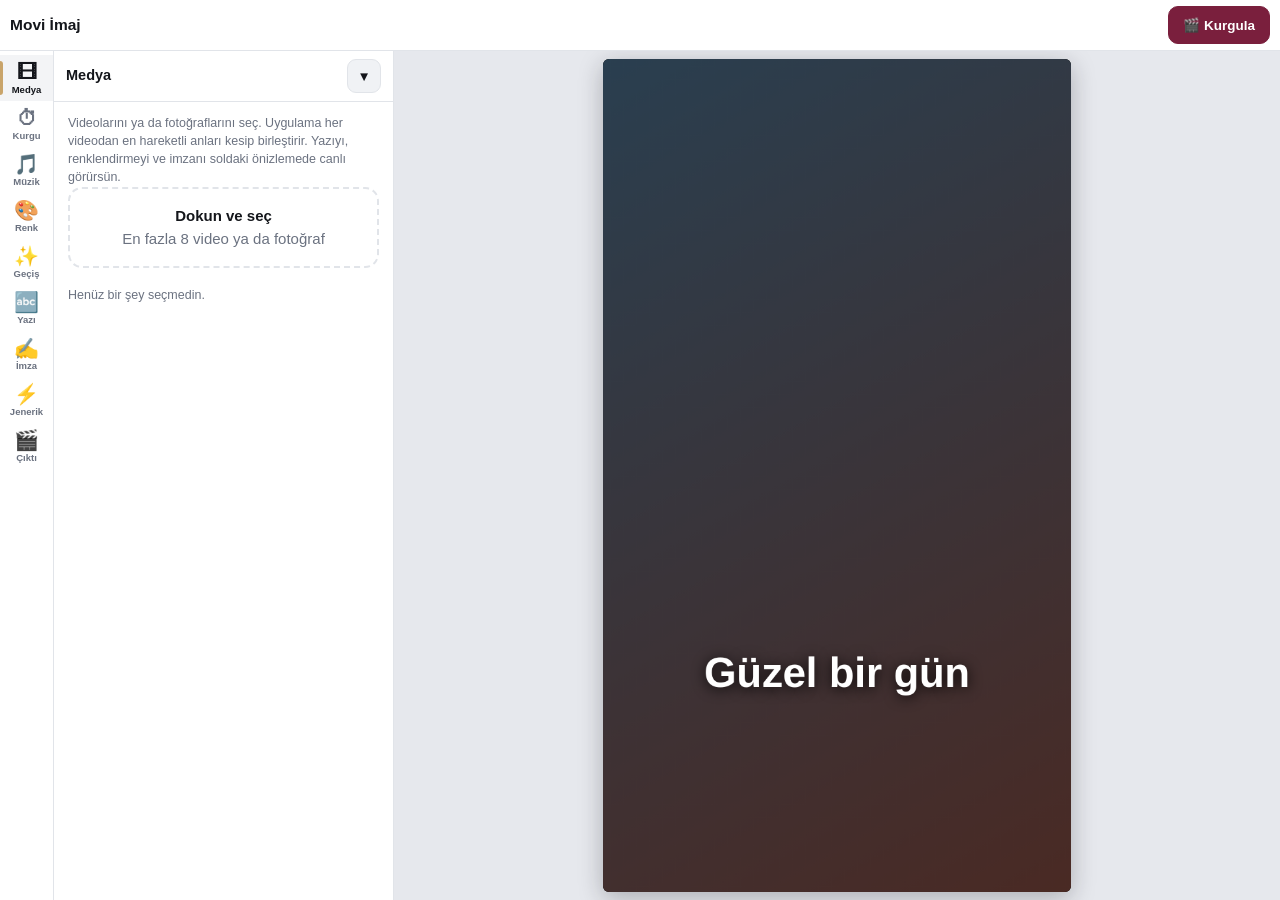
<file: movi-imaj.html>
<!DOCTYPE html>
<html lang="tr">
<head>
<meta charset="utf-8">
<meta name="viewport" content="width=device-width, initial-scale=1, viewport-fit=cover">
<style>
:root{
  box-sizing:border-box;
  color-scheme:light;
  --bg:#f3f4f6; --panel:#ffffff; --panel2:#f0f2f5; --line:#e1e4e9; --text:#14161b; --dim:#6b7280;
  --red:#7a1f3d; --red2:#9b2c4f; --yel:#c9a46a; --rail:54px;
}
html{scroll-padding-top:env(safe-area-inset-top,0px);}
*,*::before,*::after{box-sizing:inherit;}
body{margin:0;background:var(--bg);color:var(--text);font:15px/1.45 -apple-system,BlinkMacSystemFont,"Segoe UI",Roboto,Helvetica,Arial,sans-serif;-webkit-text-size-adjust:100%;}
button,input,select{font-family:inherit;color:inherit;}
h1{margin:4px 0 4px;font-size:21px;line-height:1.2;}
.sub{margin:0 0 12px;color:var(--dim);font-size:13.5px;}
.card{background:var(--panel);border:1px solid var(--line);border-radius:16px;padding:14px;margin-bottom:12px;}
.card h2{margin:0 0 8px;font-size:15.5px;}
.lab{display:block;font-size:12.5px;color:var(--dim);font-weight:600;margin:10px 0 5px;}
.inp,.sel{width:100%;background:var(--bg);border:1px solid var(--line);border-radius:12px;color:var(--text);font-size:15px;padding:10px 12px;min-height:44px;}
.seg{display:flex;border:1px solid var(--line);border-radius:12px;overflow:hidden;}
.seg button{flex:1;border:0;background:var(--panel2);color:var(--dim);font-weight:700;font-size:13px;padding:10px 4px;min-height:44px;cursor:pointer;}
.seg button[aria-pressed="true"]{background:var(--red);color:#fff;}
.btn{border:0;border-radius:12px;background:var(--red);color:#fff;font-weight:800;font-size:15.5px;padding:14px;min-height:50px;cursor:pointer;width:100%;}
.btn.g{background:var(--panel2);border:1px solid var(--line);color:var(--text);font-weight:700;}
.btn[disabled]{opacity:.5;cursor:default;}
.drop{display:block;border:2px dashed var(--line);border-radius:14px;padding:16px 12px;text-align:center;color:var(--dim);cursor:pointer;}
.drop b{color:var(--text);display:block;font-size:15px;margin-bottom:2px;}
.thumbs{display:grid;grid-template-columns:repeat(auto-fill,minmax(80px,1fr));gap:8px;margin-top:10px;}
.th{position:relative;border:1px solid var(--line);border-radius:10px;overflow:hidden;background:#000;aspect-ratio:9/12;}
.th video,.th img{width:100%;height:100%;object-fit:cover;display:block;}
.th span{position:absolute;left:4px;bottom:4px;background:rgba(0,0,0,.65);border-radius:6px;font-size:10.5px;padding:2px 6px;}
.th button.hero{position:absolute;top:auto;right:auto;left:4px;bottom:28px;width:auto;height:auto;border-radius:6px;font-size:10px;padding:3px 7px;background:rgba(0,0,0,.7);}
.th button{position:absolute;top:3px;right:3px;width:28px;height:28px;border:0;border-radius:50%;background:rgba(0,0,0,.65);color:#fff;font-size:14px;cursor:pointer;}
.note{color:var(--dim);font-size:12.5px;margin:8px 0 0;}
.bar{height:6px;background:var(--panel2);border-radius:6px;overflow:hidden;margin-top:10px;}
.bar i{display:block;height:100%;width:0;background:var(--red2);}
.status{margin:8px 0 0;font-size:13.5px;color:var(--dim);min-height:20px;}
.err{color:#7a1f3d;}
video#out{width:100%;max-height:70vh;background:#000;border-radius:12px;}
.row{display:flex;gap:8px;flex-wrap:wrap;}
.sw{display:flex;gap:8px;flex-wrap:wrap;align-items:center;}
.sw button{width:36px;height:36px;border-radius:50%;border:2px solid var(--line);cursor:pointer;padding:0;}
.sw button[aria-pressed="true"]{border-color:#fff;box-shadow:0 0 0 2px var(--red);}
.sw input[type=color]{width:44px;height:36px;border:0;background:none;padding:0;}
input[type=range]{width:100%;accent-color:var(--red);}
.chk{display:flex;align-items:center;gap:10px;margin-top:12px;font-size:14px;}
.chk input{width:20px;height:20px;accent-color:var(--red);}
@media (prefers-reduced-motion: reduce){*{scroll-behavior:auto !important;}}

html,body{height:100%;overflow:hidden;}
#app{height:100%;display:flex;flex-direction:column;}
#top{flex:0 0 auto;display:flex;align-items:center;gap:8px;padding:calc(6px + env(safe-area-inset-top,0px)) 10px 6px;background:#fff;border-bottom:1px solid var(--line);}
#top b{font-size:15.5px;}
#top .sp{flex:1;}
.tb{height:38px;border-radius:10px;border:1px solid var(--line);background:var(--panel2);font-weight:800;font-size:13.5px;padding:0 14px;cursor:pointer;}
.tb.pri{background:var(--red);border-color:var(--red);color:#fff;}
.tb.busy{opacity:.55;}
#work{flex:1;min-height:0;display:grid;grid-template-columns:var(--rail) minmax(0,1fr);grid-template-rows:minmax(0,1fr) auto;grid-template-areas:"rail stage" "rail panel";}
#rail{grid-area:rail;overflow-y:auto;background:#fff;border-right:1px solid var(--line);display:flex;flex-direction:column;padding:4px 0 calc(6px + env(safe-area-inset-bottom,0px));scrollbar-width:none;}
#rail::-webkit-scrollbar{display:none;}
.rb{flex:0 0 auto;border:0;background:none;color:var(--dim);padding:7px 0 6px;display:flex;flex-direction:column;align-items:center;gap:2px;font-size:9.5px;font-weight:700;position:relative;cursor:pointer;}
.rb i{font-style:normal;font-size:20px;line-height:1;}
.rb[aria-pressed="true"]{color:var(--text);background:#f3f4f6;}
.rb[aria-pressed="true"]::before{content:"";position:absolute;left:0;top:6px;bottom:6px;width:3px;border-radius:0 3px 3px 0;background:var(--yel);}
#stage{grid-area:stage;min-height:0;min-width:0;background:#e6e8ed;display:flex;flex-direction:column;overflow:hidden;}
#cvBox{flex:1;min-height:0;display:flex;align-items:center;justify-content:center;padding:8px;}
canvas#cv{display:block;background:#000;border-radius:6px;box-shadow:0 6px 24px rgba(20,22,27,.28);}
#pbox{flex:0 0 auto;padding:6px 14px 10px;}
#pbTxt{font-size:13px;font-weight:700;margin-bottom:5px;color:var(--text);}
#pbTxt.err{color:#7a1f3d;}
#pbBar{height:8px;border-radius:8px;background:#d5d9e0;overflow:hidden;}
#pbBar i{display:block;height:100%;width:0;border-radius:8px;background:linear-gradient(90deg,#c9a46a,#9b2c4f);transition:width .25s linear;}
#panel{grid-area:panel;background:var(--panel);border-top:2px solid var(--yel);overflow:hidden;height:0;display:flex;flex-direction:column;min-width:0;}
#panel.open{height:min(46vh,400px);}
.phead{flex:0 0 auto;display:flex;align-items:center;gap:8px;padding:8px 12px;border-bottom:1px solid var(--line);}
.phead b{flex:1;font-size:14.5px;}
.phead button{height:34px;min-width:34px;border-radius:9px;border:1px solid var(--line);background:var(--panel2);font-weight:800;cursor:pointer;}
#pbody{flex:1;min-height:0;overflow-y:auto;padding:12px 14px calc(16px + env(safe-area-inset-bottom,0px));-webkit-overflow-scrolling:touch;}
.pg{display:none;}.pg.on{display:block;}
.pg .lab:first-child{margin-top:0;}
@media (min-width:820px){
  #work{grid-template-columns:var(--rail) auto minmax(0,1fr);grid-template-rows:minmax(0,1fr);grid-template-areas:"rail panel stage";}
  #panel{height:auto;width:0;border-top:0;border-right:1px solid var(--line);}
  #panel.open{height:auto;width:340px;}
}
.toast{position:fixed;left:50%;bottom:calc(76px + env(safe-area-inset-bottom,0px));transform:translateX(-50%) translateY(20px);background:#222;color:#fff;padding:10px 14px;border-radius:12px;font-size:13.5px;opacity:0;pointer-events:none;transition:.2s;z-index:80;max-width:88%;text-align:center;}
.toast.on{opacity:1;transform:translateX(-50%) translateY(0);}
</style>
<title>Movi İmaj</title>
<link rel="stylesheet" href="fonts/fonts.css">
</head>
<body>
<div id="app">
  <header id="top"><b>Movi İmaj</b><span class="sp"></span><button class="tb pri" id="bKur" type="button">🎬 Kurgula</button></header>
  <div id="work">
    <nav id="rail" aria-label="Menü"></nav>
    <div id="stage">
      <div id="cvBox"><canvas id="cv" width="720" height="1280"></canvas></div>
      <div id="pbox" hidden><div id="pbTxt"></div><div id="pbBar"><i id="pbFill"></i></div></div>
    </div>
    <section id="panel" aria-label="Ayarlar">
      <div class="phead"><b id="ptitle"></b><button id="pclose" type="button" aria-label="Kapat">▼</button></div>
      <div id="pbody">
<div class="pg" id="pg-medya">
<p class="note" style="margin-top:0">Videolarını ya da fotoğraflarını seç. Uygulama her videodan en hareketli anları kesip birleştirir. Yazıyı, renklendirmeyi ve imzanı soldaki önizlemede canlı görürsün.</p><label class="drop" for="files"><b>Dokun ve seç</b>En fazla 8 video ya da fotoğraf</label>
    <input id="files" type="file" accept="video/*,image/*" multiple hidden>
    <div class="thumbs" id="thumbs"></div>
    <p class="note" id="info">Henüz bir şey seçmedin.</p>
</div>
<div class="pg" id="pg-kurgu">
<span class="lab">Video oranı</span>
    <div class="seg" role="group" aria-label="Video oranı">
      <button type="button" id="f916" aria-pressed="true">Dikey 9:16</button>
      <button type="button" id="f169" aria-pressed="false">Yatay 16:9</button>
    </div>
    <span class="lab">Süre</span>
    <div class="seg" role="group" aria-label="Süre" id="durSeg">
      <button type="button" data-d="15" aria-pressed="false">15 sn</button>
      <button type="button" data-d="30" aria-pressed="true">30 sn</button>
      <button type="button" data-d="45" aria-pressed="false">45 sn</button>
      <button type="button" data-d="60" aria-pressed="false">60 sn</button>
    </div>
    <span class="lab">Sahne sırası</span>
    <div class="seg" role="group" aria-label="Sahne sırası" id="ordSeg">
      <button type="button" data-o="mix" aria-pressed="true">Karışık (hareketli)</button>
      <button type="button" data-o="seq" aria-pressed="false">Sırayla</button>
    </div>
</div>
<div class="pg" id="pg-muzik">
<label class="lab" for="music">Müzik</label>
<select class="sel" id="music">
  <option value="yok">Müziksiz</option>
  <option value="kendi">Kendi müziğimi seçeceğim</option>
</select>
<input id="musicFile" type="file" accept="audio/*" hidden>
<label class="lab" for="musicVol">Müzik sesi</label>
<select class="sel" id="musicVol"><option value="kisik">Kısık</option><option value="orta" selected>Orta</option><option value="yuksek">Yüksek</option></select>
<p class="note" id="musicNote">Telif hakkı sende olan ya da serbest bir müzik kullan.</p><label class="lab" for="origLevel">Videoların kendi sesi</label>
    <select class="sel" id="origLevel">
      <option value="kapali">Kapalı (sadece müzik)</option>
      <option value="cok">Çok düşük</option>
      <option value="dusuk">Düşük</option>
    </select>
    <p class="note">Müzik her zaman baskın gelir, videonun kendi sesi arkada kalır.</p>
</div>
<div class="pg" id="pg-renk">
<label class="lab" for="filterSel">Renklendirme</label>
  <select class="sel" id="filterSel">
    <option value="yok">Orijinal</option>
    <option value="sinema">Sinematik</option>
    <option value="soft">Soft</option>
    <option value="sb">Siyah beyaz</option>
    <option value="sepya">Sepya</option>
    <option value="sicak">Sıcak</option>
    <option value="soguk">Soğuk</option>
    <option value="canli">Canlı</option>
    <option value="retro">Retro</option>
    <option value="dram">Dramatik</option>
  </select>
  <label class="lab" for="filtRng">Şiddet <span id="filtVal">80</span>%</label>
  <input id="filtRng" type="range" min="0" max="100" value="80">
</div>
<div class="pg" id="pg-gecis">
<label class="lab" for="trSel">Geçiş efekti</label>
  <select class="sel" id="trSel">
    <option value="mix">Karışık</option>
    <option value="fade">Yumuşak geçiş</option>
    <option value="cut">Sert kesme</option>
    <option value="slide">Kayma</option>
    <option value="zoom">Yakınlaşma</option>
    <option value="flash">Flaş</option>
    <option value="dip">Siyaha geçiş</option>
    <option value="whip">Hızlı kaydırma</option>
    <option value="spin">Dönerek yakınlaşma</option>
    <option value="rgb">Renk kayması</option>
    <option value="glitch">Bozulma</option>
    <option value="push">İtme</option>
    <option value="iris">Daire açılması</option>
    <option value="blinds">Kepenk</option>
    <option value="leak">Işık sızması</option>
    <option value="through">İçinden geçme</option>
  </select>
</div>
<div class="pg" id="pg-yazi">
<label class="lab" for="title">Başlık</label>
  <input class="inp" id="title" type="text" value="Güzel bir gün" maxlength="40">
  <label class="lab" for="subtitle">Alt başlık (isteğe bağlı)</label>
  <input class="inp" id="subtitle" type="text" placeholder="Örn: Ankara, Polatlı, 134 km" maxlength="48">
  <label class="lab" for="fontSel">Yazı tipi</label>
  <select class="sel" id="fontSel">
    <option value="kalin">Kalın</option>
    <option value="dar">Dar ve iri (Anton)</option>
    <option value="bebas">Afiş (Bebas)</option>
    <option value="el">El yazısı (Pacifico)</option>
    <option value="sik">Şık (Playfair)</option>
  </select>
  <label class="lab" for="sizeRng">Boyut <span id="sizeVal">100</span>%</label>
  <input id="sizeRng" type="range" min="50" max="220" value="100">
  <span class="lab">Renk</span>
  <div class="sw" id="sw">
    <button type="button" data-c="#ffffff" style="background:#ffffff" aria-label="Beyaz" aria-pressed="true"></button>
    <button type="button" data-c="#c9a46a" style="background:#c9a46a" aria-label="Sarı" aria-pressed="false"></button>
    <button type="button" data-c="#ff4d3d" style="background:#ff4d3d" aria-label="Kırmızı" aria-pressed="false"></button>
    <button type="button" data-c="#ff9f1c" style="background:#ff9f1c" aria-label="Turuncu" aria-pressed="false"></button>
    <button type="button" data-c="#2ee6a6" style="background:#2ee6a6" aria-label="Yeşil" aria-pressed="false"></button>
    <button type="button" data-c="#3ab0ff" style="background:#3ab0ff" aria-label="Mavi" aria-pressed="false"></button>
    <input type="color" id="colorIn" value="#ffffff" aria-label="Özel renk">
  </div>
  <label class="lab" for="styleSel">Süs</label>
  <select class="sel" id="styleSel">
    <option value="golge">Gölgeli</option>
    <option value="cerceve">Çerçeveli</option>
    <option value="kutu">Kutulu</option>
    <option value="neon">Neon</option>
    <option value="duz">Düz</option>
  </select>
  <label class="lab" for="posSel">Konum</label>
  <select class="sel" id="posSel">
    <option value="alt">Altta</option>
    <option value="orta">Ortada</option>
    <option value="ust">Üstte</option>
  </select>
  <label class="lab" for="animSel">Giriş efekti</label>
  <select class="sel" id="animSel">
    <option value="fade">Belirerek</option>
    <option value="slide">Kayarak</option>
    <option value="yaz">Daktilo gibi yazılarak</option>
  </select>
  <label class="lab" for="tdurSel">Yazı ne kadar kalsın</label>
  <select class="sel" id="tdurSel">
    <option value="3">3 saniye</option>
    <option value="5">5 saniye</option>
    <option value="tum">Tüm video boyunca</option>
  </select>
</div>
<div class="pg" id="pg-imza">
<p class="note" style="margin-top:0">Videoda hiçbir hazır logo çıkmaz. Kendi adını ya da logonu koyabilirsin.</p>
  <label class="lab" for="brandName">Adın ya da hesabın (köşede küçük görünür)</label>
  <input class="inp" id="brandName" type="text" placeholder="Örn: @kullaniciadi" maxlength="30">
  <label class="lab" for="logoBtn">Kendi logon (isteğe bağlı)</label>
  <button class="btn g" id="logoBtn" type="button">Logo seç</button>
  <input id="logoFile" type="file" accept="image/*" hidden>
  <label class="lab" for="logoRng">Logo boyutu <span id="logoVal">16</span>%</label>
  <input id="logoRng" type="range" min="8" max="34" value="16">
  <label class="chk"><input type="checkbox" id="outroOn"> Sonuna kendi kapanış kartım gelsin</label>
  <label class="lab" for="outroText">Kapanış yazısı</label>
  <input class="inp" id="outroText" type="text" placeholder="Örn: İzlediğiniz için teşekkürler" maxlength="40">
</div>
<div class="pg" id="pg-jenerik">
<label class="chk"><input type="checkbox" id="introOn" checked> Videonun başına hızlı kesmeli jenerik koy</label>
  <p class="note">Sistem her videoda kendi kafasına göre yepyeni bir jenerik kurar: kesme ritmi, efektler, giriş hareketleri, başlık animasyonu ve renk tonu her seferinde farklıdır. Kesmeler müziğin vuruşuna oturur. Bir görüntünün jenerikte ilk görünmesini istersen küçük resmindeki <b>"Öne al"</b> düğmesine bas. Beğenmezsen video hazır olunca <b>"Başka bir jenerikle yeniden yap"</b> de.</p>
  <label class="lab" for="introFx">Efekt yoğunluğu</label>
  <select class="sel" id="introFx"><option value="yogun" selected>Yoğun</option><option value="orta">Orta</option><option value="sade">Sade</option></select>
</div>
<div class="pg" id="pg-cikti">
<button class="btn" id="go" type="button" disabled>Kurgula</button>
  <button class="btn g" id="stop" type="button" hidden style="margin-top:8px">Durdur</button>
  <div class="bar" id="barWrap" hidden><i id="bar"></i></div>
  <p class="status" id="status" role="status" aria-live="polite"></p>
  <p class="note" id="planNote"></p>
  <p class="note">Deneme sürümünde kurgu gerçek zamanlı yapılır: 30 saniyelik video yaklaşık 30 saniyede hazır olur. Bu sırada ekranı kapatma, başka uygulamaya geçme.</p>
<div id="result" hidden><video id="out" controls playsinline></video>
  <p class="note" id="resInfo"></p>
  <div class="row" style="margin-top:10px">
    <button class="btn" id="share" type="button" hidden style="flex:1">Paylaş</button>
    <a class="btn g" id="dl" download="kurgu.mp4" style="flex:1;text-align:center;text-decoration:none;display:flex;align-items:center;justify-content:center">İndir</a>
  </div>
  <div class="row" style="margin-top:8px"><button class="btn g" id="redoIntro" type="button" style="flex:1">🎲 Başka bir jenerikle yeniden yap</button></div>
  <p class="note">İndir çalışmazsa videonun sağ altındaki üç noktaya dokunup "İndir"i seç ya da videoya basılı tut.</p></div>
</div>
      </div>
    </section>
  </div>
</div>
<div class="toast" id="toast"></div>
<script>
(function(){

"use strict";
var $=function(s){return document.querySelector(s);};
var items=[], fmt='9:16', target=30, order='mix', MAXITEM=8, PHOTO=2.6;
var running=false, cancelled=false, logoImg=null, base=null, musicBuf=null;
var cv=$('#cv'), cx=cv.getContext('2d');
/* ===================== ORTAK MOTOR ===================== */
var FADE=0.35, OUTRO=2.4;
var FONT_SYS='-apple-system,BlinkMacSystemFont,"Segoe UI",Roboto,Helvetica,Arial,sans-serif';
var FONTS={
  kalin:{w:'800',f:FONT_SYS},
  dar:{w:'400',f:'Anton,"Bebas Neue",Impact,"Arial Narrow",sans-serif'},
  bebas:{w:'400',f:'"Bebas Neue",Anton,Impact,"Arial Narrow",sans-serif'},
  el:{w:'400',f:'Pacifico,"Brush Script MT","Segoe Script",cursive'},
  sik:{w:'900',f:'"Playfair Display",Georgia,"Times New Roman",serif'}
};
function fstr(key,size){ var d=FONTS[key]||FONTS.kalin; return d.w+' '+Math.round(size)+'px '+d.f; }
function loadFonts(){
  if(!document.fonts||!document.fonts.load) return Promise.resolve();
  var ps=Object.keys(FONTS).map(function(k){ return document.fonts.load(fstr(k,40),'Abc ĞÜŞİÖÇ').catch(function(){}); });
  return Promise.race([Promise.all(ps),new Promise(function(r){ setTimeout(r,3500); })]);
}
function status(t,err){ var s=$('#status'); s.textContent=t||''; s.classList.toggle('err',!!err); }
function ease(u){ u=Math.max(0,Math.min(1,u)); return u*u*(3-2*u); }
function cover(ctx,src,sw,sh,cw,ch,scale,alpha){
  var r=Math.max(cw/sw,ch/sh)*scale,w=sw*r,h=sh*r;
  ctx.globalAlpha=alpha; ctx.drawImage(src,(cw-w)/2,(ch-h)*0.3,w,h); ctx.globalAlpha=1;
}
function wrapText(text,maxW){ var words=String(text).split(/\s+/),lines=[],line=''; words.forEach(function(w){ var t=line?line+' '+w:w; if(cx.measureText(t).width>maxW&&line){ lines.push(line); line=w; } else line=t; }); if(line) lines.push(line); return lines; }
function lum(hex){ var h=hex.replace('#',''); if(h.length===3) h=h.split('').map(function(c){return c+c;}).join(''); var r=parseInt(h.substr(0,2),16),g=parseInt(h.substr(2,2),16),b=parseInt(h.substr(4,2),16); return 0.299*r+0.587*g+0.114*b; }
function rrect(x,y,w,h,r){ cx.beginPath(); cx.moveTo(x+r,y); cx.lineTo(x+w-r,y); cx.quadraticCurveTo(x+w,y,x+w,y+r); cx.lineTo(x+w,y+h-r); cx.quadraticCurveTo(x+w,y+h,x+w-r,y+h); cx.lineTo(x+r,y+h); cx.quadraticCurveTo(x,y+h,x,y+h-r); cx.lineTo(x,y+r); cx.quadraticCurveTo(x,y,x+r,y); cx.closePath(); }
// Düz yüzeylere göze görünmeyecek kadar ince doku (bazı kodlayıcılar tamamen düz kareleri sevmez)
var held=null, hx=null, drew=false;
var _grain=null;
function grain(){
  if(_grain) return _grain;
  var g=document.createElement('canvas'); g.width=160; g.height=160; var gx=g.getContext('2d'), id=gx.createImageData(160,160), i, v;
  for(i=0;i<id.data.length;i+=4){ v=Math.random()*255; id.data[i]=v; id.data[i+1]=v; id.data[i+2]=v; id.data[i+3]=30; }
  gx.putImageData(id,0,0); _grain=cx.createPattern(g,'repeat'); return _grain;
}
function sizeCanvas(){ cv.width=fmt==='9:16'?720:1280; cv.height=fmt==='9:16'?1280:720; }

/* ---- Süslü yazı ---- */
function styledText(text,x,y,size,color,style,fontKey,alpha,maxW){
  if(!text) return 0;
  cx.save(); cx.globalAlpha=alpha; cx.font=fstr(fontKey,size); cx.textAlign='center'; cx.textBaseline='middle'; cx.lineJoin='round';
  var lines=wrapText(text,maxW), lh=size*1.18, y0=y-(lines.length-1)*lh/2, i;
  if(style==='kutu'){
    var w=0; lines.forEach(function(l){ w=Math.max(w,cx.measureText(l).width); });
    var bw=w+size*0.9, bh=lines.length*lh+size*0.45;
    cx.fillStyle=lum(color)>150?'rgba(0,0,0,.62)':'rgba(255,255,255,.8)'; rrect(x-bw/2,y-bh/2,bw,bh,size*0.22); cx.fill();
  }
  for(i=0;i<lines.length;i++){
    var ly=y0+i*lh, l=lines[i];
    if(style==='golge'){ cx.shadowColor='rgba(0,0,0,.85)'; cx.shadowBlur=size*0.32; cx.shadowOffsetY=size*0.05; cx.fillStyle=color; cx.fillText(l,x,ly); }
    else if(style==='cerceve'){ cx.lineWidth=size*0.17; cx.strokeStyle=lum(color)>150?'#000':'#fff'; cx.strokeText(l,x,ly); cx.fillStyle=color; cx.fillText(l,x,ly); }
    else if(style==='neon'){ cx.fillStyle='#fff'; cx.shadowColor=color; [0.7,0.35,0.14].forEach(function(k){ cx.shadowBlur=size*k; cx.fillText(l,x,ly); }); cx.shadowBlur=0; cx.lineWidth=size*0.05; cx.strokeStyle=color; cx.strokeText(l,x,ly); }
    else { cx.fillStyle=color; cx.fillText(l,x,ly); }
  }
  cx.restore();
  return lines.length*lh;
}

/* ---- Başlık, alt başlık, imza ve logo ---- */
function overlays(t,T){
  var cw=cv.width,ch=cv.height,u=cw/(fmt==='9:16'?720:1280);
  var title=$('#title').value.trim(), sub=$('#subtitle').value.trim();
  var fontKey=$('#fontSel').value, scale=(+$('#sizeRng').value)/100, color=$('#colorIn').value, style=$('#styleSel').value;
  var pos=$('#posSel').value, anim=$('#animSel').value, tdur=$('#tdurSel').value, win=tdur==='tum'?T:parseFloat(tdur);
  var st=0.4, en=Math.min(T,st+win);
  if(t>=st&&t<=en&&(title||sub)){
    var p=ease((t-st)/0.7), out=(tdur==='tum')?1:ease((en-t)/0.5), alpha=Math.min(p>0?1:0,out);
    var yy=pos==='ust'?ch*0.17:(pos==='orta'?ch*0.5:ch*(fmt==='9:16'?0.74:0.8));
    var size=(fmt==='9:16'?64:70)*u*scale, oy=0, txt=title;
    if(anim==='fade') alpha=alpha*Math.min(1,(t-st)/0.6);
    if(anim==='slide'){ oy=(1-p)*size*0.9; alpha=alpha*Math.min(1,(t-st)/0.45); }
    if(anim==='yaz') txt=title.slice(0,Math.ceil(title.length*Math.min(1,(t-st)/Math.max(0.6,title.length*0.06))));
    var h=styledText(txt,cw/2,yy+oy,size,color,style,fontKey,alpha,cw*0.86);
    if(sub){ styledText(sub,cw/2,yy+oy+h/2+size*0.55,size*0.46,color,style==='kutu'?'golge':style,'kalin',alpha*0.95,cw*0.86); }
  }
  var bn=$('#brandName').value.trim();
  if(bn){ cx.save(); cx.globalAlpha=0.8; cx.font='700 '+(28*u)+'px '+FONT_SYS; cx.textAlign='right'; cx.textBaseline='bottom'; cx.shadowColor='rgba(0,0,0,.8)'; cx.shadowBlur=8*u; cx.fillStyle='#fff'; cx.fillText(bn,cw-28*u,ch-(fmt==='9:16'?190*u:34*u)); cx.restore(); }
  if(logoImg){ var lw=cw*(+$('#logoRng').value)/100, lh=lw*logoImg.naturalHeight/logoImg.naturalWidth; cx.save(); cx.globalAlpha=0.95; cx.shadowColor='rgba(0,0,0,.5)'; cx.shadowBlur=8*u; cx.drawImage(logoImg,26*u,26*u,lw,lh); cx.restore(); }
}
function outroCard(local,total){
  var cw=cv.width,ch=cv.height,u=cw/(fmt==='9:16'?720:1280), a=ease(local/FADE);
  cx.save(); cx.globalAlpha=a; cx.fillStyle='#0b0c0f'; cx.fillRect(0,0,cw,ch); cx.globalAlpha=a*0.5; cx.fillStyle=grain(); cx.fillRect(0,0,cw,ch); cx.restore();
  var ty=ch*0.5, txt=$('#outroText').value.trim(), color=$('#colorIn').value, fontKey=$('#fontSel').value, style=$('#styleSel').value;
  var oLogo=logoImg;
  if(oLogo){ var lw=cw*0.4, lh=lw*oLogo.naturalHeight/oLogo.naturalWidth; cx.save(); cx.globalAlpha=a; cx.drawImage(oLogo,(cw-lw)/2,ch*0.4-lh/2,lw,lh); cx.restore(); ty=ch*0.4+lh/2+70*u; }
  var bn=$('#brandName').value.trim();
  if(txt) styledText(txt,cw/2,ty,52*u,color,style,fontKey,a,cw*0.84);
  if(bn){ cx.save(); cx.globalAlpha=a*0.85; cx.font='700 '+(32*u)+'px '+FONT_SYS; cx.textAlign='center'; cx.textBaseline='middle'; cx.fillStyle='#bbb'; cx.fillText(bn,cw/2,ty+(txt?90*u:0)); cx.restore(); }
}

/* ---- Renklendirme (filtre): her tarayıcıda çalışan karışım modlarıyla ---- */
function vignette(a){
  var w=cv.width,h=cv.height, g=cx.createRadialGradient(w/2,h/2,Math.min(w,h)*0.32,w/2,h/2,Math.max(w,h)*0.78);
  g.addColorStop(0,'rgba(0,0,0,0)'); g.addColorStop(1,'rgba(0,0,0,'+a+')'); cx.save(); cx.globalCompositeOperation='source-over'; cx.fillStyle=g; cx.fillRect(0,0,w,h); cx.restore();
}
function blend(op,color,alpha){ cx.save(); cx.globalCompositeOperation=op; cx.globalAlpha=Math.max(0,Math.min(1,alpha)); cx.fillStyle=color; cx.fillRect(0,0,cv.width,cv.height); cx.restore(); }
function selfBlend(op,alpha){ cx.save(); cx.globalCompositeOperation=op; cx.globalAlpha=Math.max(0,Math.min(1,alpha)); cx.drawImage(cv,0,0); cx.restore(); }
function applyFilter(key,k){
  if(!key||key==='yok'||k<=0) return;
  switch(key){
    case 'sb': blend('saturation','#808080',k); break;
    case 'sepya': blend('saturation','#808080',k); blend('color','#a9743f',k*0.9); break;
    case 'sinema': selfBlend('overlay',0.32*k); blend('overlay','#0f5b6b',0.30*k); blend('soft-light','#ff9a3c',0.34*k); vignette(0.38*k); break;
    case 'soft': blend('screen','#fff0e6',0.14*k); blend('soft-light','#ffffff',0.22*k); blend('saturation','#808080',0.12*k); break;
    case 'sicak': blend('soft-light','#ff8c3a',0.42*k); blend('overlay','#ffb36b',0.12*k); break;
    case 'soguk': blend('soft-light','#3aa0ff',0.42*k); blend('overlay','#6ab6ff',0.10*k); break;
    case 'canli': selfBlend('overlay',0.35*k); blend('saturation','#ff2200',0.20*k); break;
    case 'retro': blend('saturation','#808080',0.35*k); blend('color','#c28f5a',0.32*k); blend('screen','#ffe6c8',0.12*k); vignette(0.30*k); break;
    case 'dram': selfBlend('overlay',0.55*k); blend('saturation','#808080',0.22*k); vignette(0.45*k); break;
  }
}
function curFilter(){ applyFilter($('#filterSel').value,(+$('#filtRng').value)/100); }

/* ---- Geçiş efektleri ---- */
var TRLIST=['fade','slide','zoom','flash','cut','dip','whip','spin','rgb','glitch','push','iris','blinds','leak','through'];
var TR_DYN=['slide','zoom','flash','whip','spin','rgb','glitch','push','iris','blinds','leak','through'];
function trFor(i){ var v=$('#trSel').value; if(v==='mix') return TRLIST[(i*5+2)%TRLIST.length]; return v; }
/* her seferinde farklı, art arda aynı geçişi tekrarlamayan sıra */
function assignTransitions(seq){
  var v=$('#trSel').value, r=rnd((Date.now()%99991)+5), p1='', p2='';
  seq.forEach(function(sg,i){
    if(i===0){ sg.tr='fade'; return; }
    if(v!=='mix'){ sg.tr=v; return; }
    var pool=(sg.kind==='photo'?TR_DYN:TRLIST).filter(function(x){ return x!==p1&&x!==p2; });
    sg.tr=pool[Math.floor(r()*pool.length)]; p2=p1; p1=sg.tr;
  });
  // fotoğraflara farklı hareketler
  window.__lastTr=seq.map(function(q){ return q.tr; });
  var pm=['zoomin','zoomout','panL','panR','panUp','panDown','rotate','diag'], pr=rnd((Date.now()%77777)+9), last='', k;
  seq.forEach(function(sg){ if(sg.kind!=='photo') return; var c=pm.filter(function(x){ return x!==last; }); sg.pm=c[Math.floor(pr()*c.length)]; last=sg.pm; });
}
function composite(act,t){
  var cw=cv.width,ch=cv.height;
  if(!act.length) return;
  if(act.length===1){ drawS(act[0],t,act[0].fadeIn?Math.min(1,(t-act[0].ts)/0.25):1,0,1); return; }
  var out=act[0], inc=act[act.length-1], p=ease((t-inc.ts)/FADE), tr=inc.tr||'fade';
  var i;
  if(tr==='cut'){ drawS(inc,t,1,0,1); return; }
  if(tr==='whip'){ var e=p*p*(3-2*p), dxo=-e*cw, dxi=(1-e)*cw; drawS(out,t,1,dxo,1.04); drawS(out,t,0.35,dxo*1.25,1.04); drawS(inc,t,1,dxi,1.04); drawS(inc,t,0.35,dxi*1.25,1.04); return; }
  if(tr==='spin'){ drawS(out,t,1,0,1); drawS(inc,t,p,0,1+(1-p)*0.55,0,(1-p)*0.4); return; }
  if(tr==='rgb'){ drawS(out,t,1,0,1); drawS(inc,t,p,0,1); rgbSplit(cw*0.035*Math.sin(Math.PI*p)); return; }
  if(tr==='glitch'){ drawS(p<0.5?out:inc,t,1,0,1); glitchSlices(Math.floor(t*30),Math.sin(Math.PI*p)); rgbSplit(cw*0.015*Math.sin(Math.PI*p)); return; }
  if(tr==='push'){ var up=((inc.ts*7)%2<1)?1:-1; drawS(out,t,1,0,1,-p*ch*up); drawS(inc,t,1,0,1,(1-p)*ch*up); return; }
  if(tr==='iris'){ drawS(out,t,1,0,1); cx.save(); cx.beginPath(); cx.arc(cw/2,ch/2,p*Math.hypot(cw,ch)*0.52,0,Math.PI*2); cx.clip(); drawS(inc,t,1,0,1); cx.restore(); return; }
  if(tr==='blinds'){ drawS(out,t,1,0,1); var N=8; for(i=0;i<N;i++){ var f=Math.max(0,Math.min(1,p*1.5-i/N*0.5)); if(f<=0) continue; cx.save(); cx.beginPath(); cx.rect(i*cw/N,0,cw/N*f+1,ch); cx.clip(); drawS(inc,t,1,0,1); cx.restore(); } return; }
  if(tr==='leak'){ drawS(out,t,1,0,1); drawS(inc,t,p,0,1); var la=Math.sin(Math.PI*p)*0.65; cx.save(); cx.globalCompositeOperation='lighter'; var lg=cx.createRadialGradient(cw*(0.2+0.6*p),ch*0.35,0,cw*(0.2+0.6*p),ch*0.35,Math.max(cw,ch)*0.7); lg.addColorStop(0,'rgba(255,170,80,'+la.toFixed(3)+')'); lg.addColorStop(0.5,'rgba(255,90,60,'+(la*0.5).toFixed(3)+')'); lg.addColorStop(1,'rgba(255,60,40,0)'); cx.fillStyle=lg; cx.fillRect(0,0,cw,ch); cx.restore(); return; }
  if(tr==='through'){ drawS(out,t,1,0,1+p*0.9); drawS(inc,t,p,0,0.75+0.25*p); return; }
  if(tr==='slide'){ drawS(out,t,1,-p*cw*0.3,1); drawS(inc,t,1,(1-p)*cw,1); return; }
  if(tr==='zoom'){ drawS(out,t,1,0,1); drawS(inc,t,p,0,1+(1-p)*0.45); return; }
  if(tr==='flash'){ drawS(p<0.5?out:inc,t,1,0,1); cx.save(); cx.fillStyle='rgba(255,255,255,'+(Math.sin(Math.PI*p)*0.78).toFixed(3)+')'; cx.fillRect(0,0,cw,ch); cx.restore(); return; }
  if(tr==='dip'){ if(p<0.5) drawS(out,t,Math.max(0.1,1-2*p),0,1); else drawS(inc,t,Math.max(0.1,(p-0.5)*2),0,1); return; }
  drawS(out,t,1,0,1); drawS(inc,t,p,0,1);
}

/* ---- Müzik (tarayıcıda üretilen örnek döngüler) ---- */
var TRACKS={ yol:{bpm:122,root:57,prog:[0,0,5,3],kick:[0,2,4,6],hat:true}, gun:{bpm:90,root:53,prog:[0,5,3,7],kick:[0,4],hat:false}, dag:{bpm:106,root:55,prog:[0,3,5,3],kick:[0,3,4,7],hat:true} };
function Synth(ctx,out,key){
  var cur=TRACKS[key]||TRACKS.yol, step=0, nextT=ctx.currentTime+0.05, timer=0, noise=null;
  function hz(n){return 440*Math.pow(2,(n-69)/12);}
  function kick(t){ var o=ctx.createOscillator(),g=ctx.createGain(); o.type='sine'; o.frequency.setValueAtTime(150,t); o.frequency.exponentialRampToValueAtTime(45,t+0.12); g.gain.setValueAtTime(0.9,t); g.gain.exponentialRampToValueAtTime(0.001,t+0.18); o.connect(g); g.connect(out); o.start(t); o.stop(t+0.2); }
  function hat(t){ if(!noise){ noise=ctx.createBuffer(1,ctx.sampleRate*0.05,ctx.sampleRate); var d=noise.getChannelData(0); for(var i=0;i<d.length;i++) d[i]=Math.random()*2-1; } var s=ctx.createBufferSource(),f=ctx.createBiquadFilter(),g=ctx.createGain(); s.buffer=noise; f.type='highpass'; f.frequency.value=7000; g.gain.setValueAtTime(0.12,t); g.gain.exponentialRampToValueAtTime(0.001,t+0.05); s.connect(f); f.connect(g); g.connect(out); s.start(t); }
  function tone(t,n,len,type,vol,att){ var o=ctx.createOscillator(),g=ctx.createGain(); o.type=type; o.frequency.value=hz(n); g.gain.setValueAtTime(0.0001,t); g.gain.linearRampToValueAtTime(vol,t+att); g.gain.exponentialRampToValueAtTime(0.0001,t+len); o.connect(g); g.connect(out); o.start(t); o.stop(t+len+0.05); }
  function playStep(s,t){ var bar=Math.floor(s/8)%4,pos=s%8,r=cur.root+cur.prog[bar]; if(cur.kick.indexOf(pos)>=0) kick(t); if(cur.hat&&pos%2===1) hat(t); if(pos===0||pos===3||pos===6) tone(t,r-12+(pos===3?7:0),0.28,'triangle',0.32,0.01); if(pos===0){ var bl=60/cur.bpm*4; tone(t,r,bl,'sine',0.09,0.25); tone(t,r+3,bl,'sine',0.07,0.25); tone(t,r+7,bl,'sine',0.07,0.25); } if(pos===2||pos===5) tone(t,r+12+(pos===5?3:0),0.2,'square',0.035,0.005); }
  function schedule(){ while(nextT<ctx.currentTime+0.2){ playStep(step,nextT); nextT+=60/cur.bpm/2; step++; } }
  timer=setInterval(schedule,50);
  return {stop:function(){ clearInterval(timer); }};
}
function pickMime(force){
  if(force==='vp8'&&window.MediaRecorder){ var fl=['video/webm;codecs=vp8,opus','video/webm']; for(var j=0;j<fl.length;j++){ try{ if(MediaRecorder.isTypeSupported(fl[j])) return fl[j]; }catch(e){} } }
  var list=['video/mp4;codecs=avc1.42E01E,mp4a.40.2','video/mp4;codecs=avc1,mp4a.40.2','video/mp4','video/webm;codecs=vp9,opus','video/webm;codecs=vp8,opus','video/webm'];
  if(!window.MediaRecorder) return null;
  for(var i=0;i<list.length;i++){ try{ if(MediaRecorder.isTypeSupported(list[i])) return list[i]; }catch(e){} }
  return '';
}

/* ---- Önizleme ---- */
function drawPreview(){
  if(running) return;
  cx.fillStyle='#000'; cx.fillRect(0,0,cv.width,cv.height);
  if(base&&base.width===cv.width&&base.height===cv.height) cx.drawImage(base,0,0);
  curFilter(); overlays(2.2,30); drawWM();
}

/* ---- Ortak ayar düğmeleri ---- */
function bindCommon(refresh){
  $('#f916').addEventListener('click',async function(){ if(running) return; setFmt('9:16'); await refresh(); drawPreview(); });
  $('#f169').addEventListener('click',async function(){ if(running) return; setFmt('16:9'); await refresh(); drawPreview(); });
  [].forEach.call(document.querySelectorAll('#durSeg button'),function(b){ b.addEventListener('click',function(){ target=+b.dataset.d; [].forEach.call(document.querySelectorAll('#durSeg button'),function(x){ x.setAttribute('aria-pressed',String(x===b)); }); }); });
  $('#music').addEventListener('change',function(){ if(this.value==='kendi') $('#musicFile').click(); });
  $('#musicFile').addEventListener('change',async function(e){
    var f=e.target.files[0]; if(!f) return;
    $('#musicNote').textContent='Müzik hazırlanıyor...';
    try{ var AC=window.AudioContext||window.webkitAudioContext, tmp=new AC(); musicBuf=await tmp.decodeAudioData(await f.arrayBuffer()); tmp.close(); $('#musicNote').textContent='Seçilen müzik: '+f.name; }
    catch(err){ musicBuf=null; $('#musicNote').textContent='Bu müzik dosyası açılamadı. Başka bir dosya dene.'; }
  });
  $('#logoBtn').addEventListener('click',function(){ $('#logoFile').click(); });
  $('#logoFile').addEventListener('change',function(e){
    var f=e.target.files[0]; if(!f) return;
    var im=new Image(); im.onload=function(){ logoImg=im; $('#logoBtn').textContent='Logo seçildi: '+f.name; drawPreview(); }; im.onerror=function(){ $('#logoBtn').textContent='Logo açılamadı'; }; im.src=URL.createObjectURL(f);
  });
  ['title','subtitle','fontSel','sizeRng','colorIn','styleSel','posSel','animSel','tdurSel','brandName','logoRng','outroOn','outroText','filterSel','filtRng','trSel'].forEach(function(id){
    var el=$('#'+id); if(!el) return;
    el.addEventListener('input',function(){ if(id==='sizeRng') $('#sizeVal').textContent=el.value; if(id==='logoRng') $('#logoVal').textContent=el.value; if(id==='filtRng') $('#filtVal').textContent=el.value; if(id==='fontSel') loadFonts().then(drawPreview); drawPreview(); });
    el.addEventListener('change',drawPreview);
  });
  [].forEach.call(document.querySelectorAll('#sw button'),function(b){ b.addEventListener('click',function(){ $('#colorIn').value=b.dataset.c; [].forEach.call(document.querySelectorAll('#sw button'),function(x){ x.setAttribute('aria-pressed',String(x===b)); }); drawPreview(); }); });
  $('#colorIn').addEventListener('input',function(){ [].forEach.call(document.querySelectorAll('#sw button'),function(x){ x.setAttribute('aria-pressed','false'); }); });
  $('#stop').addEventListener('click',function(){ cancelled=true; });
}

/* ---- Kayıt hattı: planla, çal, kaydet (MP4 hata verirse kendiliğinden WebM ile yeniden dener) ---- */
async function runPipeline(spec){
  if(running||!items.length) return;
  if(pickMime()===null||!cv.captureStream){ status('Bu tarayıcı video kaydını desteklemiyor. Android\'de Chrome ya da iPhone\'da Safari\'nin güncel sürümünü dene.',true); return; }
  running=true; cancelled=false; $('#go').disabled=true; $('#stop').hidden=false; $('#result').hidden=true; $('#planNote').textContent='';
  var cache={plan:null}, r='';
  try{
    r=await runOnce(spec,'',cache);
    if(r==='encError'){ status('MP4 kodlayıcı hata verdi, WebM ile yeniden deneniyor...'); cancelled=false; r=await runOnce(spec,'vp8',cache); }
  }catch(err){
    if(String(err&&err.message)!=='durduruldu') status('Kurgu sırasında bir sorun çıktı: '+(err&&err.message?err.message:err),true); else status('Durduruldu.');
  }
  running=false; cancelled=false; $('#stop').hidden=true; $('#go').disabled=!items.length;
  if(spec.after) await spec.after();
}
async function runOnce(spec,force,cache){
  var mime=pickMime(force), tStart=performance.now();
  await loadFonts();
  var AC=window.AudioContext||window.webkitAudioContext, ctx=new AC();
  if(ctx.state==='suspended') await ctx.resume();
  var plan=cache.plan||(cache.plan=await spec.plan());
  if(cancelled) throw new Error('durduruldu');
  sizeCanvas(); $('#barWrap').hidden=false; $('#bar').style.width='0%';
  var T=plan.total; $('#planNote').textContent=spec.note(plan,T);
  // Müzik baskın: müzik yüksek, videonun kendi sesi çok düşük
  var dest=ctx.createMediaStreamDestination(), master=ctx.createGain();
  master.gain.value=0.0001; master.connect(dest); master.connect(ctx.destination);
  var mval=$('#music').value, synth=null, bufSrc=null;
  if(MUSIC_LIB[mval]) await loadLib(mval);
  var env={ctx:ctx,dest:dest,gains:[]};
  held=document.createElement('canvas'); held.width=cv.width; held.height=cv.height; hx=held.getContext('2d'); hx.fillStyle='#14161b'; hx.fillRect(0,0,held.width,held.height); if(base&&base.width===held.width) hx.drawImage(base,0,0);
  var vstream=cv.captureStream(30), tracks=vstream.getVideoTracks().concat(dest.stream.getAudioTracks());
  var stream=new MediaStream(tracks), chunks=[];
  var rec=new MediaRecorder(stream,mime?{mimeType:mime,videoBitsPerSecond:5000000}:{videoBitsPerSecond:5000000});
  var stopped=new Promise(function(r){ rec.onstop=r; });
  var recErr=null;
  rec.onerror=function(ev){ recErr=(ev&&ev.error&&ev.error.message)||'kodlayıcı hatası'; cancelled=true; };
  rec.ondataavailable=function(ev){ if(ev.data&&ev.data.size) chunks.push(ev.data); };
  plan.segs.forEach(function(s){ s.primed=false; s.started=false; s.ended=false; s.el=null; });
  if(plan.intro&&spec.prime){
    spec.prime(plan,0,env);
    var pre=plan.segs.filter(function(s){ return s.intro&&s.el; }), w0=performance.now();
    while(performance.now()-w0<2200&&pre.some(function(s){ return s.el.readyState<2||s.el.seeking; })) await new Promise(function(r){ setTimeout(r,60); });
  }
  // kayıt ve müzik, ilk sahneler hazır olduktan sonra başlar
  rec.start(1000);
  if(mval==='kendi'&&musicBuf){ bufSrc=ctx.createBufferSource(); bufSrc.buffer=musicBuf; bufSrc.loop=true; bufSrc.connect(master); bufSrc.start(); }
  else if(MUSIC_LIB[mval]&&libBuf[mval]){ bufSrc=ctx.createBufferSource(); bufSrc.buffer=libBuf[mval]; bufSrc.connect(master); bufSrc.start(); }
  else if(mval!=='yok'&&mval!=='kendi'&&TRACKS[mval]){ synth=Synth(ctx,master,mval); }
  var mvEl=document.getElementById('musicVol'), mvol=({kisik:0.2,orta:0.35,yuksek:0.6})[mvEl?mvEl.value:'orta']||0.35;
  master.gain.setValueAtTime(0.0001,ctx.currentTime); master.gain.linearRampToValueAtTime(mvol,ctx.currentTime+0.4);
  var t0=performance.now();
  await new Promise(function(done){
    function frame(){
      var t=(performance.now()-t0)/1000;
      if(cancelled||t>=T+0.1){ done(); return; }
      if(spec.prime) spec.prime(plan,t,env);
      cx.fillStyle='#000'; cx.fillRect(0,0,cv.width,cv.height);
      var I=plan.intro, inIntro=!!(I&&t<I.len); drew=false;
      if(inIntro) drawIntro(plan,t);
      var act=plan.segs.filter(function(s){ return s.kind!=='card'&&!s.intro&&t>=s.ts&&t<s.ts+s.dur; });
      composite(act,t);
      if(drew){ hx.drawImage(cv,0,0); } else { cx.drawImage(held,0,0); }
      if(!(inIntro&&t>=I.fastEnd)) curFilter();
      var cs=plan.segs[plan.segs.length-1];
      if(cs.kind==='card'&&t>=cs.ts) outroCard(t-cs.ts,cs.dur);
      else{
        if(!inIntro){ var io=I?I.len-0.25:0; overlays(t-io,T-io); }
      }
      drawWM();
      if(t>T-1.0){ try{ master.gain.setTargetAtTime(0.0001,ctx.currentTime,0.25); env.gains.forEach(function(g){ g.gain.setTargetAtTime(0.0001,ctx.currentTime,0.2); }); }catch(e){} }
      $('#bar').style.width=Math.min(100,t/T*100)+'%';
      status('Kurgulanıyor... '+Math.min(Math.round(t),Math.round(T))+' / '+Math.round(T)+' sn'+(force?' (WebM)':''));
      requestAnimationFrame(frame);
    }
    requestAnimationFrame(frame);
  });
  if(spec.end) spec.end(plan);
  if(synth) synth.stop(); if(bufSrc){ try{ bufSrc.stop(); }catch(e){} }
  try{ if(rec.state!=='inactive') rec.stop(); }catch(e){}
  await stopped;
  try{ ctx.close(); }catch(e){}
  if(recErr){
    if(!force) return 'encError';
    status('Bu cihazın video kodlayıcısı kayıt sırasında hata verdi ('+recErr+'). Geçiş efektini "Yumuşak geçiş" yapıp ya da oranı/süreyi değiştirip yeniden dene.',true); return 'hata';
  }
  if(cancelled){ status('Durduruldu.'); return 'durduruldu'; }
  var type=(rec.mimeType||mime||'video/webm').split(';')[0], ext=type.indexOf('mp4')>=0?'mp4':'webm';
  var blob=new Blob(chunks,{type:type}), url=URL.createObjectURL(blob), out=$('#out');
  out.onloadedmetadata=function(){ if(!isFinite(out.duration)){ out.currentTime=1e101; out.ontimeupdate=function(){ out.ontimeupdate=null; out.currentTime=0; }; } };
  out.src=url; $('#dl').href=url; $('#dl').setAttribute('download',spec.fileName+'.'+ext);
  var file=new File([blob],spec.fileName+'.'+ext,{type:type}), sh=$('#share');
  if(navigator.canShare&&navigator.canShare({files:[file]})){ sh.hidden=false; sh.onclick=function(){ navigator.share({files:[file],title:spec.fileName}).catch(function(){}); }; } else sh.hidden=true;
  $('#resInfo').textContent=Math.round(T)+' saniyelik video, '+spec.countText(plan)+', '+(blob.size/1048576).toFixed(1)+' MB, biçim: '+ext.toUpperCase()+', hazırlanma süresi '+Math.round((performance.now()-tStart)/1000)+' sn.'+(ext==='webm'?' Bu telefon MP4 üretmedi, WebM Instagram\'a yüklenmeyebilir.':'');
  $('#result').hidden=false; status('Hazır.');
  window.__sonuc={size:blob.size,type:type,saniye:T,adet:spec.count(plan),sure:(performance.now()-tStart)/1000};
  setTimeout(function(){ $('#result').scrollIntoView({behavior:'smooth',block:'start'}); },150);
  return 'ok';
}
/* =================== /ORTAK MOTOR =================== */
/* ===================== JENERİK MOTORU ===================== */
var WM_AD=(function(){ var x=location.search.match(/[?&]ad=([^&]*)/); try{ return x?decodeURIComponent(x[1].replace(/\+/g,' ')).slice(0,40):''; }catch(e){ return ''; } })(), WM=!!WM_AD;
function FXK(){ var e=document.getElementById('introFx'); return ({yogun:1.5,orta:1,sade:0.55})[e?e.value:'yogun']||1.5; }
var MUSIC_LIB={}, libBuf={};
async function loadLib(id){
  if(libBuf[id]) return; var AC=window.AudioContext||window.webkitAudioContext, tmp=new AC();
  try{ var r=await fetch(MUSIC_LIB[id].file); libBuf[id]=await tmp.decodeAudioData(await r.arrayBuffer()); }
  catch(e){ libBuf[id]=null; status('Hazır müzik yüklenemedi, müziksiz devam ediliyor.',true); }
  try{ tmp.close(); }catch(e){}
}
var fxA=document.createElement('canvas'), fxB=document.createElement('canvas');
function rnd(seed){ var a=seed>>>0; return function(){ a=(a+0x6D2B79F5)|0; var t=Math.imul(a^(a>>>15),1|a); t=(t+Math.imul(t^(t>>>7),61|t))^t; return ((t^(t>>>14))>>>0)/4294967296; }; }
function introLenFor(tg){ return tg>=30?8:(tg>=20?6.5:5.2); }
function fxSync(){ var w=cv.width,h=cv.height; if(fxA.width!==w||fxA.height!==h){ fxA.width=fxB.width=w; fxA.height=fxB.height=h; } }

/* ---- Efekt parçaları ---- */
function rgbSplit(amt){
  fxSync(); var w=cv.width,h=cv.height, a=fxA.getContext('2d'), b=fxB.getContext('2d');
  a.clearRect(0,0,w,h); a.drawImage(cv,0,0);
  cx.save(); cx.globalCompositeOperation='source-over'; cx.fillStyle='#000'; cx.fillRect(0,0,w,h); cx.globalCompositeOperation='lighter';
  [['#ff0000',-amt],['#00ff00',0],['#0000ff',amt]].forEach(function(c){
    b.globalCompositeOperation='source-over'; b.clearRect(0,0,w,h); b.drawImage(fxA,0,0);
    b.globalCompositeOperation='multiply'; b.fillStyle=c[0]; b.fillRect(0,0,w,h); cx.drawImage(fxB,c[1],0);
  });
  cx.restore();
}
function glitchSlices(seed,k){
  fxSync(); var w=cv.width,h=cv.height, a=fxA.getContext('2d'), r=rnd(seed);
  a.clearRect(0,0,w,h); a.drawImage(cv,0,0);
  for(var i=0;i<6;i++){ var y=r()*h, hh=h*(0.02+r()*0.07), off=(r()-0.5)*w*0.14*k; cx.drawImage(fxA,0,y,w,hh,off,y,w,hh); }
}
function zoomBlur(k){
  fxSync(); var w=cv.width,h=cv.height, a=fxA.getContext('2d'); a.clearRect(0,0,w,h); a.drawImage(cv,0,0);
  cx.save(); [1.035,1.07,1.11].forEach(function(s,i){ cx.globalAlpha=0.2*k*(1-i*0.22); cx.translate(w/2,h/2); cx.scale(s,s); cx.translate(-w/2,-h/2); cx.drawImage(fxA,0,0); cx.setTransform(1,0,0,1,0,0); }); cx.restore();
}
function lightStreaks(p,seed,col){
  var cw=cv.width,ch=cv.height, r=rnd(seed); col=col||'255,240,200';
  cx.save(); cx.globalCompositeOperation='lighter';
  for(var i=0;i<4;i++){
    var y=ch*(0.18+r()*0.64), h=ch*(0.004+r()*0.012), w=cw*(0.35+r()*0.4), x=-w+(p*1.4+r()*0.15)*(cw+w);
    var g=cx.createLinearGradient(x,0,x+w,0); g.addColorStop(0,'rgba('+col+',0)'); g.addColorStop(0.5,'rgba('+col+','+(0.6*(1-p*0.7)).toFixed(3)+')'); g.addColorStop(1,'rgba('+col+',0)');
    cx.fillStyle=g; cx.fillRect(x,y,w,h);
  }
  cx.restore();
}
function invertFlash(a){ if(a<=0) return; cx.save(); cx.globalCompositeOperation='difference'; cx.fillStyle='rgba(255,255,255,'+Math.min(1,a).toFixed(3)+')'; cx.fillRect(0,0,cv.width,cv.height); cx.restore(); }
function accentFlash(col,a){ if(a<=0) return; blend('screen',col,Math.min(1,a)); }
function whiteFlash(a){ if(a<=0) return; cx.save(); cx.globalCompositeOperation='lighter'; cx.fillStyle='rgba(255,255,255,'+Math.min(1,a).toFixed(3)+')'; cx.fillRect(0,0,cv.width,cv.height); cx.restore(); }
function tintFx(kind){
  if(kind==='teal'){ blend('soft-light','#00b3c7',0.4); blend('overlay','#0a2a35',0.14); }
  else if(kind==='warm'){ blend('soft-light','#ff8a3a',0.42); }
  else if(kind==='mono'){ blend('saturation','#808080',0.88); }
  else if(kind==='magenta'){ blend('soft-light','#ff2fa0',0.36); blend('overlay','#201040',0.12); }
}
function easeBack(p){ p=Math.max(0,Math.min(1,p)); var s=1.70158, q=p-1; return 1+(s+1)*q*q*q+s*q*q; }

/* ---- Tarif üretici: her çalıştırmada farklı ---- */
var ACCENTS=['#c9a46a','#2ee6ff','#ff3b7a','#ffb347','#7dff6b','#ffffff','#ff5a36','#b388ff'];
var TITLE_ANIMS=['word','letter','slide','zoom','glitch','wipe','pop','track'];
function makeRecipe(seed,bpm){
  var r=rnd(seed*7+3); function pick(a){ return a[Math.floor(r()*a.length)]; }
  var base=bpm?(60/bpm)*pick([0.5,1,1,1.5]):(0.42+r()*0.5), R={seed:seed};
  R.accent=pick(ACCENTS);
  R.rhythm=pick(['even','accel','decel','pulse','burst']);
  R.cut=Math.max(0.36,Math.min(1.1,base));
  R.p={punch:0.3+r()*0.65,shake:r()*0.9,rgb:r()*0.9,flash:r()*0.7,streak:r()*0.9,glitch:r()<0.4?0.3+r()*0.6:0,zblur:r()*0.7,strobe:r()<0.25?0.45:0};
  var ent=['punch','whip','spin','through','drop','tilt'].sort(function(){ return r()-0.5; }); R.entries=ent.slice(0,3+Math.floor(r()*2));
  R.tint=pick([null,null,'teal','warm','mono','magenta']);
  R.titleAnim=pick(TITLE_ANIMS); R.titleY=pick([0.5,0.5,0.3,0.7]); R.titleFont=pick(['bebas','bebas','dar','kalin']);
  return R;
}
function rhythmWeights(kind,n){
  var w=[],i; for(i=0;i<n;i++){
    var k=n>1?i/(n-1):0;
    if(kind==='accel') w.push(1.6-1.0*k); else if(kind==='decel') w.push(0.6+1.0*k);
    else if(kind==='pulse') w.push(i%2?0.6:1.5); else if(kind==='burst') w.push(i<2?1.8:0.55); else w.push(1);
  }
  return w;
}
function entryXf(entry,local,dur,cw,ch,dir){
  var k=1-ease(local/Math.min(0.28,dur*0.7)); if(k<=0) return {dx:0,dy:0,sc:1,rot:0,ghost:0};
  switch(entry){
    case 'punch': return {dx:0,dy:0,sc:1+0.15*k,rot:0,ghost:0};
    case 'whip': return {dx:cw*0.6*k*dir,dy:0,sc:1.06,rot:0,ghost:k};
    case 'spin': return {dx:0,dy:0,sc:1+0.4*k,rot:0.3*k*dir,ghost:0};
    case 'through': return {dx:0,dy:0,sc:1+0.9*k,rot:0,ghost:0};
    case 'drop': return {dx:0,dy:-ch*0.35*k,sc:1+0.06*k,rot:0,ghost:k*0.6};
    case 'tilt': return {dx:0,dy:0,sc:1+0.12*k,rot:0.075*k*dir,ghost:0};
  }
  return {dx:0,dy:0,sc:1,rot:0,ghost:0};
}

/* ---- Başlık: 8 farklı animasyon ---- */
function kineticTitle(plan,t){
  var I=plan.intro, R=I.recipe, title=$('#title').value.trim(), sub=$('#subtitle').value.trim(); if(!title) return;
  var cw=cv.width,ch=cv.height,u=cw/(fmt==='9:16'?720:1280), t0=I.titleAt, age=t-t0; if(age<0) return;
  var fk=$('#fontSel').value==='kalin'?R.titleFont:$('#fontSel').value, color=$('#colorIn').value, size=(fmt==='9:16'?118:124)*u*(fk==='kalin'?0.8:1);
  cx.save(); cx.font=fstr(fk,size); cx.textBaseline='middle'; cx.textAlign='left'; cx.lineJoin='round';
  var maxW=cw*0.86, words=title.split(/\s+/), lines=[], cur=[];
  words.forEach(function(wd){ var test=cur.concat([wd]).join(' '); if(cx.measureText(test).width>maxW&&cur.length){ lines.push(cur); cur=[wd]; } else cur.push(wd); }); if(cur.length) lines.push(cur);
  var lh=size*1.08, yc=ch*(fmt==='9:16'?R.titleY:Math.min(0.6,Math.max(0.42,R.titleY))), y0=yc-(lines.length-1)*lh/2;
  var outA=t>I.fastEnd-0.25?Math.max(0,(I.fastEnd-t)/0.25):1;
  var units=[], wi=0;
  lines.forEach(function(ln,L){ var lw=cx.measureText(ln.join(' ')).width, x=(cw-lw)/2, sp=cx.measureText(' ').width;
    ln.forEach(function(wd){ var ww=cx.measureText(wd).width; units.push({txt:wd,x:x,y:y0+L*lh,w:ww,i:wi}); x+=ww+sp; wi++; }); });
  var anim=R.titleAnim, N=units.length, step=0.28, done=0.9;
  function word(un,a,sc,rot,dx,dy,col){
    if(a<=0.005) return; cx.save(); cx.globalAlpha=Math.min(1,a)*outA; cx.translate(un.x+un.w/2+(dx||0),un.y+(dy||0)); if(rot) cx.rotate(rot); cx.scale(sc,sc);
    cx.shadowColor='rgba(0,0,0,.85)'; cx.shadowBlur=size*0.22; cx.fillStyle=col||color; cx.textAlign='center'; cx.fillText(un.txt,0,0); cx.restore();
  }
  if(anim==='word'||anim==='pop'){
    done=N*step+0.25;
    units.forEach(function(un){ var a2=age-un.i*step; if(a2<0) return; var p=Math.min(1,a2/0.24);
      var sc=anim==='pop'?Math.max(0.01,easeBack(p)):1+0.45*(1-ease(p)); word(un,Math.min(1,a2/0.08),sc,0,0,0,(a2<0.16)?'#ffffff':color); });
  } else if(anim==='slide'){
    done=N*0.22+0.4;
    units.forEach(function(un){ var a2=age-un.i*0.22; if(a2<0) return; var p=ease(a2/0.4); word(un,p,1,0,(un.i%2?1:-1)*cw*0.6*(1-p),0); });
  } else if(anim==='zoom'){
    done=0.7; var p=ease(age/0.5); units.forEach(function(un){ word(un,p,2.8-1.8*p,0,0,0); });
  } else if(anim==='glitch'){
    done=0.8;
    if(age<0.55){ var j=cw*0.018*Math.sin(age*70), vis=Math.sin(age*95)>-0.4?1:0.2;
      units.forEach(function(un){ cx.save(); cx.globalCompositeOperation='lighter'; word(un,0.8*vis,1,0,-j,0,'#ff0044'); word(un,0.8*vis,1,0,j,0,'#00e5ff'); cx.restore(); word(un,vis,1,0,0,0); }); }
    else units.forEach(function(un){ word(un,1,1,0,0,0); });
  } else if(anim==='wipe'){
    done=0.9; var wp=ease(age/0.7), wx=cw*wp;
    cx.save(); cx.beginPath(); cx.rect(0,0,wx,ch); cx.clip(); units.forEach(function(un){ word(un,1,1,0,0,0); }); cx.restore();
  } else if(anim==='letter'||anim==='track'){
    var gi=0, total=0; units.forEach(function(un){ total+=un.txt.length; });
    done=anim==='letter'?total*0.045+0.35:1.0;
    units.forEach(function(un){
      var len=un.txt.length, ci;
      for(ci=0;ci<len;ci++){
        var ch1=un.txt.charAt(ci), px=cx.measureText(un.txt.slice(0,ci)).width, cwid=cx.measureText(ch1).width, a2, sc=1, dy=0, dxx=0, al;
        if(anim==='letter'){ a2=age-gi*0.045; if(a2<0){ gi++; continue; } var p2=Math.min(1,a2/0.2); al=p2; dy=(1-ease(p2))*size*0.5; sc=0.8+0.2*ease(p2); }
        else { var pt=ease(age/0.9); al=pt; dxx=(ci-(len-1)/2)*size*0.9*(1-pt); }
        cx.save(); cx.globalAlpha=Math.min(1,al)*outA; cx.translate(un.x+px+cwid/2+dxx,un.y+dy); cx.scale(sc,sc); cx.shadowColor='rgba(0,0,0,.85)'; cx.shadowBlur=size*0.22; cx.fillStyle=color; cx.textAlign='center'; cx.fillText(ch1,0,0); cx.restore();
        gi++;
      }
    });
  }
  // vurgu çizgisi ve alt başlık
  var age2=age-done;
  if(age2>0){
    var pl=ease(age2/0.35), ly=y0+(lines.length-1)*lh+size*0.62;
    if(sub){ cx.font=fstr('kalin',size*0.3); cx.textAlign='center'; cx.fillStyle='#fff'; cx.shadowColor='rgba(0,0,0,.8)'; cx.shadowBlur=10*u; cx.globalAlpha=outA*ease(age2/0.4); cx.fillText(sub,cw/2,ly+size*0.38); }
  }
  cx.restore();
}

/* ---- Jenerik çizimi ---- */
function drawIntro(plan,t){
  var I=plan.intro, R=I.recipe, cw=cv.width, ch=cv.height, u=cw/(fmt==='9:16'?720:1280);
  var cur=null, i;
  for(i=0;i<plan.segs.length;i++){ var s=plan.segs[i]; if(s.intro&&t>=s.ts&&t<s.ts+s.dur){ cur=s; break; } }
  if(cur){
    var K=FXK(), local=t-cur.ts, fx=cur.fx, u01=local/cur.dur, xf=entryXf(fx.entry,local,cur.dur,cw,ch,fx.dir), dx=xf.dx, dy=xf.dy, sc=xf.sc*(1+0.06*u01), rot=xf.rot;
    if(fx.punch) sc+=0.16*K*(1-ease(local/0.26));
    if(fx.shake&&local<0.3){ var k=1-local/0.3; dx+=Math.sin(local*140+cur.ts*9)*cw*0.04*K*k; dy+=Math.cos(local*170+cur.ts*5)*ch*0.022*K*k; }
    if(fx.mirror){ cx.save(); cx.translate(cw,0); cx.scale(-1,1); }
    if(xf.ghost>0.05){ drawS(cur,t,0.35*xf.ghost,dx*1.3,sc,dy*1.3,rot*1.2); }
    drawS(cur,t,1,dx,sc,dy,rot);
    if(fx.mirror) cx.restore();
    if(R.tint) tintFx(R.tint);
    if(fx.zblur&&local<0.36) zoomBlur(Math.min(1.4,K)*(1-local/0.36));
    if(fx.rgb&&local<0.32) rgbSplit(cw*0.028*K*(1-local/0.32));
    if(fx.glitch&&local<0.3) glitchSlices(cur.seed,Math.min(1.5,K)*(1-local/0.3));
    if(fx.streak&&local<0.45) lightStreaks(local/0.45,cur.seed,R.accent==='#2ee6ff'?'120,230,255':(R.accent==='#ff3b7a'?'255,140,190':'255,236,190'));
    if(fx.flash&&local<0.16) whiteFlash(Math.min(0.9,0.55*K)*(1-local/0.16));
    if(fx.invert&&local<0.1) invertFlash(0.9*(1-local/0.1));
    if(fx.cflash&&local<0.18) accentFlash(R.accent,0.6*(1-local/0.18));
    if(R.p.strobe&&local<0.18&&Math.floor(local*60)%2===0) whiteFlash(0.35);
  }
  if(t<0.62){ cx.save(); cx.globalAlpha=t<0.3?1:1-ease((t-0.3)/0.32); cx.fillStyle='#000'; cx.fillRect(0,0,cw,ch); cx.restore(); whiteFlash(0.45*Math.max(0,1-Math.abs(t-0.42)/0.12)); }
  vignette(0.38);
  cx.save(); cx.globalAlpha=0.22; cx.fillStyle=grain(); cx.fillRect(0,0,cw,ch); cx.restore();
  kineticTitle(plan,t);
  if(t>I.len-0.22) whiteFlash(0.55*(t-(I.len-0.22))/0.22);
  drew=true;
}

/* Ücretsiz sürüm filigranı: videonun başından sonuna saydam, altta soft; kırpılırsa da silik bir iz kalır */
function drawWM(){
  if(!WM) return;
  var cw=cv.width,ch=cv.height,u=cw/(fmt==='9:16'?720:1280), vert=fmt==='9:16', fs=Math.round((vert?26:22)*u);
  cx.save(); cx.globalAlpha=0.5; cx.fillStyle='#fff'; cx.shadowColor='rgba(0,0,0,.55)'; cx.shadowBlur=6*u;
  cx.font='600 '+fs+'px -apple-system,Segoe UI,Roboto,Arial,sans-serif'; cx.textAlign='center'; cx.textBaseline='alphabetic';
  cx.fillText(WM_AD,cw/2,ch*(vert?0.93:0.95));
  cx.restore();
}

/* Jenerik için en iyi kareleri seç ve planla (her seferinde yeni tarif, vuruşa oturan kesmeler) */
function buildIntro(infos,photos,iLen){
  var mval=$('#music').value, lib=MUSIC_LIB[mval], bpm=(lib&&lib.bpm)||(TRACKS[mval]&&TRACKS[mval].bpm)||0, m0=(lib&&lib.m0)||0;
  var seed=(Date.now()%100000)+17, last={}, R, tries=0, k;
  try{ last=JSON.parse(localStorage.getItem('mg_son_jenerik')||'{}'); }catch(e){}
  do{ R=makeRecipe(seed+tries*13,bpm); tries++; }while(tries<8&&(R.titleAnim===last.a||R.rhythm===last.r));
  try{ localStorage.setItem('mg_son_jenerik',JSON.stringify({a:R.titleAnim,r:R.rhythm})); }catch(e){}
  var beat=bpm?60/bpm:0, unit=bpm?beat/2:0.25, t0=bpm?(m0+beat):0.5, minU=bpm?2:1;
  var T=Math.max(8,Math.round((iLen-t0)/unit)), n=Math.max(4,Math.min(Math.floor(T/minU),Math.round(T*unit/R.cut)));
  var w=rhythmWeights(R.rhythm,n), sw=0; w.forEach(function(x){ sw+=x; });
  var us=w.map(function(x){ return Math.max(minU,Math.round(x/sw*T)); }), sum=0, g=0; us.forEach(function(x){ sum+=x; });
  while(sum>T&&g++<400){ var mi=-1; us.forEach(function(x,i){ if(x>minU&&(mi<0||x>us[mi])) mi=i; }); if(mi<0) break; us[mi]--; sum--; }
  g=0; while(sum<T&&g++<400){ var ni=0; us.forEach(function(x,i){ if(x<us[ni]) ni=i; }); us[ni]++; sum++; }
  var durs=us.map(function(x){ return x*unit; }), fast=t0+sum*unit, cl=0; durs.forEach(function(x){ cl=Math.max(cl,x); });
  var cand=[]; infos.forEach(function(x,j){
    var d=isFinite(x.it.dur)?x.it.dur:0; if(d<cl*1.2) return;
    (x.an.pts||[]).forEach(function(c,i){ var st=Math.max(0,Math.min(d-cl-0.05,c-cl/2)); cand.push({j:j,start:st,score:((x.an.scores||[])[i]||0)+(x.it.hero?1e6:0)}); });
  });
  cand.sort(function(a,b){ return b.score-a.score; });
  var chosen=[];
  cand.forEach(function(c){ if(chosen.length>=n) return; var bad=false; chosen.forEach(function(o){ if(o.j===c.j&&Math.abs(o.start-c.start)<1.3) bad=true; }); if(!bad) chosen.push(c); });
  g=0; while(chosen.length<n&&infos.length&&g++<60){
    var j=g%infos.length, d=isFinite(infos[j].it.dur)?infos[j].it.dur:0; if(d<cl*1.2) continue;
    var st=Math.min(d-cl-0.05,(((g*0.37)%1)*(d-cl))), near=false; chosen.forEach(function(o){ if(o.j===j&&Math.abs(o.start-st)<0.6) near=true; }); if(!near) chosen.push({j:j,start:Math.max(0,st),score:0});
  }
  var byV={}; chosen.forEach(function(c){ (byV[c.j]=byV[c.j]||[]).push(c); });
  var seq=[], more=true, rr0=0; while(more){ more=false; Object.keys(byV).forEach(function(kk){ if(byV[kk][rr0]){ seq.push(byV[kk][rr0]); more=true; } }); rr0++; }
  var heroV=seq.filter(function(c){ return infos[c.j].it.hero; }); if(heroV.length){ seq=heroV.concat(seq.filter(function(c){ return !infos[c.j].it.hero; })); }
  var ph=photos.slice().sort(function(a,b){ return (b.hero?1:0)-(a.hero?1:0); });
  if(!seq.length&&!ph.length) return {segs:[],intro:null};
  var rr=rnd(seed), segs=[], pi=0, vi=0, ts=t0, prevEntry='', pmList=['zoomin','zoomout','panL','panR','panUp','panDown','rotate','diag'];
  for(k=0;k<n;k++){
    var usePhoto=ph.length&&((k===0&&ph[0].hero)||!seq.length||(k%3===2&&pi<3)||vi>=seq.length);
    var entries=R.entries.filter(function(e){ return e!==prevEntry; }), entry=entries[Math.floor(rr()*entries.length)]; prevEntry=entry;
    var KK=FXK(), cap=function(x){ return Math.min(0.97,x*KK); };
    var fx={entry:entry,dir:rr()<0.5?-1:1,punch:rr()<cap(R.p.punch),shake:rr()<cap(R.p.shake),rgb:rr()<cap(R.p.rgb),flash:rr()<cap(R.p.flash),streak:rr()<cap(R.p.streak),glitch:rr()<cap(R.p.glitch),zblur:rr()<cap(R.p.zblur),mirror:rr()<0.16*KK,invert:rr()<0.12*KK,cflash:rr()<0.2*KK};
    if(k===0){ fx.punch=true; fx.flash=false; fx.entry='punch'; }
    var sg;
    if(usePhoto){ sg={kind:'photo',intro:true,it:ph[pi%ph.length],start:0,dur:durs[k],ts:ts,fx:fx,seed:seed+k*31,pm:pmList[(pi*3+k)%pmList.length]}; pi++; }
    else if(vi<seq.length){ var c=seq[vi++]; sg={kind:'video',intro:true,it:infos[c.j].it,start:c.start,dur:durs[k],ts:ts,fx:fx,seed:seed+k*31,lead:1.5}; infos[c.j].used=(infos[c.j].used||[]).concat([c.start]); }
    else break;
    segs.push(sg); ts+=durs[k];
  }
  var tAt=fast*(0.36+rr()*0.12); if(bpm){ tAt=m0+beat*Math.max(2,Math.round((tAt-m0)/beat)); }
  window.__lastRecipe={anim:R.titleAnim,rhythm:R.rhythm,accent:R.accent,tint:R.tint,cut:+R.cut.toFixed(2),n:segs.length,fast:+fast.toFixed(2),t0:+t0.toFixed(2),entries:R.entries};
  return {segs:segs,intro:{len:fast,fast:fast,fastEnd:fast,recipe:R,seed:seed,titleAt:Math.max(0.8,tAt),t0:t0}};
}
/* =================== /JENERİK MOTORU =================== */



function setFmt(f){ fmt=f; $('#f916').setAttribute('aria-pressed',String(f==='9:16')); $('#f169').setAttribute('aria-pressed',String(f==='16:9')); }
[].forEach.call(document.querySelectorAll('#ordSeg button'),function(b){ b.addEventListener('click',function(){ order=b.dataset.o; [].forEach.call(document.querySelectorAll('#ordSeg button'),function(x){ x.setAttribute('aria-pressed',String(x===b)); }); }); });

/* ---------- Dosyalar ---------- */
$('#files').addEventListener('change',async function(e){
  var files=[].slice.call(e.target.files||[]);
  if(!files.length) return;
  status('Dosyalar hazırlanıyor...');
  for(var i=0;i<files.length;i++){
    if(items.length>=MAXITEM){ $('#info').textContent='En fazla '+MAXITEM+' dosya ekleyebilirsin.'; break; }
    try{ items.push(await loadFile(files[i])); }catch(err){ status(err.message,true); }
  }
  e.target.value=''; render(); await refreshBase(); drawPreview();
  if(!$('#status').classList.contains('err')) status('');
});
function sureDuzelt(v){
  return new Promise(function(res){
    if(isFinite(v.duration)) return res();
    var done=false;
    function fin(){ if(done) return; done=true; v.removeEventListener('durationchange',chk); try{ v.currentTime=0; }catch(e){} res(); }
    function chk(){ if(isFinite(v.duration)) fin(); }
    v.addEventListener('durationchange',chk);
    try{ v.currentTime=1e101; }catch(e){}
    setTimeout(fin,2500);
  });
}
function loadFile(f){
  return new Promise(function(res,rej){
    var url=URL.createObjectURL(f);
    if(f.type.indexOf('video/')===0){
      var v=document.createElement('video');
      v.preload='auto'; v.playsInline=true; v.muted=true; v.setAttribute('playsinline',''); v.src=url;
      var done=false, t=setTimeout(function(){ if(!done){ done=true; rej(new Error('Video açılamadı (zaman aşımı): '+f.name)); } },15000);
      v.onloadedmetadata=function(){ if(done) return; done=true; clearTimeout(t); sureDuzelt(v).then(function(){ res({kind:'video',name:f.name,url:url,el:v,dur:v.duration,w:v.videoWidth,h:v.videoHeight}); }); };
      v.onerror=function(){ if(done) return; done=true; clearTimeout(t); rej(new Error('Bu video açılamadı: '+f.name+'. Telefonun bu biçimi tarayıcıda desteklemiyor olabilir.')); };
    } else if(f.type.indexOf('image/')===0){
      var im=new Image();
      im.onload=function(){ res({kind:'photo',name:f.name,url:url,el:im,dur:0,w:im.naturalWidth,h:im.naturalHeight}); };
      im.onerror=function(){ rej(new Error('Fotoğraf açılamadı: '+f.name)); };
      im.src=url;
    } else rej(new Error('Desteklenmeyen dosya: '+f.name));
  });
}
function render(){
  var box=$('#thumbs'); box.innerHTML='';
  items.forEach(function(it,i){
    var d=document.createElement('div'); d.className='th';
    var m=document.createElement(it.kind==='video'?'video':'img');
    if(it.kind==='video'){ m.src=it.url+'#t=0.1'; m.muted=true; m.preload='metadata'; m.playsInline=true; m.setAttribute('playsinline',''); } else m.src=it.url;
    var s=document.createElement('span'); s.textContent=it.kind==='video'?(isFinite(it.dur)?Math.round(it.dur)+' sn':'Video'):'Foto';
    var b=document.createElement('button'); b.type='button'; b.textContent='×'; b.setAttribute('aria-label','Kaldır');
    b.addEventListener('click',async function(){ URL.revokeObjectURL(it.url); items.splice(i,1); render(); await refreshBase(); drawPreview(); });
    var hb=document.createElement('button'); hb.type='button'; hb.className='hero'; hb.textContent=it.hero?'★ Öne alındı':'☆ Öne al'; hb.setAttribute('aria-label','Jenerikte öne al');
    hb.addEventListener('click',function(){ var was=it.hero; items.forEach(function(x){ x.hero=false; }); it.hero=!was; render(); });
    d.appendChild(m); d.appendChild(s); d.appendChild(b); d.appendChild(hb); box.appendChild(d);
  });
  var nv=items.filter(function(x){return x.kind==='video';}).length, np=items.length-nv;
  $('#info').textContent=items.length?(nv+' video, '+np+' fotoğraf seçildi.'):'Henüz bir şey seçmedin.';
  $('#go').disabled=!items.length||running;
}

/* ---------- Önizleme tabanı ---------- */
var sc=document.createElement('canvas'); sc.width=48; sc.height=27;
var sx=sc.getContext('2d',{willReadFrequently:true});
function seekTo(v,t){
  return new Promise(function(res){
    var done=false;
    function fin(){ if(done) return; done=true; v.removeEventListener('seeked',fin); res(); }
    v.addEventListener('seeked',fin);
    try{ v.currentTime=Math.max(0,Math.min(Math.max(0,v.duration-0.05),t)); }catch(e){ fin(); }
    setTimeout(fin,1200);
  });
}
async function refreshBase(){
  sizeCanvas();
  base=document.createElement('canvas'); base.width=cv.width; base.height=cv.height;
  var bx=base.getContext('2d'); bx.fillStyle='#14161b'; bx.fillRect(0,0,base.width,base.height);
  var it=items[0];
  if(!it){ var g=bx.createLinearGradient(0,0,base.width,base.height); g.addColorStop(0,'#2a3f50'); g.addColorStop(1,'#4a2a24'); bx.fillStyle=g; bx.fillRect(0,0,base.width,base.height); return; }
  if(it.kind==='photo') cover(bx,it.el,it.w,it.h,base.width,base.height,1,1);
  else { try{ await seekTo(it.el,Math.min(0.6,Math.max(0,(it.dur||1)*0.1))); cover(bx,it.el,it.w||1920,it.h||1080,base.width,base.height,1,1); }catch(e){} }
}

/* ---------- Sahne analizi ---------- */
async function frameAt(v,t){ await seekTo(v,t); sx.drawImage(v,0,0,48,27); return sx.getImageData(0,0,48,27).data; }
function diff(a,b){ var s=0; for(var i=0;i<a.length;i+=4){ s+=Math.abs(a[i]-b[i])+Math.abs(a[i+1]-b[i+1])+Math.abs(a[i+2]-b[i+2]); } return s/(a.length/4); }
async function analyze(it,sl,label){
  var d=it.dur, pts=[], scores=[], i;
  if(!isFinite(d)||d<=sl*1.3) return {pts:[],scores:[]};
  var N=Math.max(3,Math.min(30,Math.floor(d/1.5)));
  for(i=0;i<N;i++) pts.push(sl/2+(d-sl)*i/(N-1));
  for(i=0;i<N;i++){
    if(cancelled) break;
    status(label+' ('+(i+1)+'/'+N+')');
    var a=await frameAt(it.el,Math.max(0,pts[i]-0.12)), b=await frameAt(it.el,pts[i]+0.12);
    scores.push(diff(a,b));
  }
  return {pts:pts,scores:scores};
}
function pickShots(it,sl,an,q){
  var d=it.dur;
  if(!isFinite(d)||d<=sl*1.3) return [{start:0,len:Math.min(sl,isFinite(d)?d:sl)}];
  q=Math.max(1,q);
  var cand=an.pts.map(function(c,i){ return {start:c-sl/2,score:an.scores[i]||0}; });
  var bw=d/q, out=[];
  for(var i=0;i<q;i++){
    var lo=i*bw, hi=Math.max(lo,(i+1)*bw-sl), best=null;
    cand.forEach(function(c){ if(c.start>=lo-sl*0.5&&c.start<=hi+sl*0.5&&(!best||c.score>best.score)) best=c; });
    var st=best?best.start:(lo+hi)/2;
    st=Math.max(lo,Math.min(hi,st)); st=Math.max(0,Math.min(d-sl,st));
    out.push({start:st,len:sl});
  }
  return out;
}

/* ---------- Kurgu planı: her videodan birçok kısa sahne ---------- */
async function makePlan(){
  var outroOn=$('#outroOn').checked, outro=outroOn?OUTRO:0;
  var shotLen=target<=15?2.2:(target<=30?2.8:(target<=45?3.0:3.2));
  var photos=items.filter(function(x){return x.kind==='photo';}), vids=items.filter(function(x){return x.kind==='video';});
  var nP=photos.length;
  var nV=Math.floor((target-outro-nP*(PHOTO-FADE)+FADE)/(shotLen-FADE)+0.001);
  nV=Math.max(vids.length?1:0,nV);
  var infos=[], k=0;
  for(var i=0;i<vids.length;i++){
    var it=vids[i], sl=Math.min(shotLen,isFinite(it.dur)?it.dur:shotLen);
    var an=await analyze(it,sl,'Sahneler inceleniyor, video '+(++k)+'/'+vids.length);
    infos.push({it:it,sl:sl,an:an,cap:Math.max(1,Math.floor((isFinite(it.dur)?it.dur:sl)/(sl*0.95)))});
  }
  var introInfo=null, iLen=0;
  if($('#introOn').checked){
    introInfo=buildIntro(infos,photos,introLenFor(target));
    if(introInfo.intro){
      iLen=introInfo.intro.len;
      infos.forEach(function(x){ if(x.used&&x.used.length){ var keep=[],ks=[]; x.an.pts.forEach(function(c,i){ var near=false; x.used.forEach(function(u0){ if(Math.abs(c-u0)<1.2) near=true; }); if(!near){ keep.push(c); ks.push(x.an.scores[i]); } }); if(keep.length){ x.an={pts:keep,scores:ks}; } } });
      nV=Math.max(vids.length?1:0,Math.floor((Math.max(8,target-iLen)-outro-nP*(PHOTO-FADE)+FADE)/(shotLen-FADE)+0.001));
    } else introInfo=null;
  }
  var totalDur=0; infos.forEach(function(x){ totalDur+=isFinite(x.it.dur)?x.it.dur:shotLen; });
  var quotas=infos.map(function(x){ return Math.min(x.cap,Math.max(1,Math.round(nV*(isFinite(x.it.dur)?x.it.dur:shotLen)/totalDur))); });
  var sum=quotas.reduce(function(a,b){return a+b;},0), guard=0;
  while(sum>nV&&guard++<200){ var mi=-1; quotas.forEach(function(q,j){ if(q>1&&(mi<0||q>quotas[mi])) mi=j; }); if(mi<0) break; quotas[mi]--; sum--; }
  guard=0;
  while(sum<nV&&guard++<200){ var bi=-1; quotas.forEach(function(q,j){ if(q<infos[j].cap&&(bi<0||infos[j].it.dur>infos[bi].it.dur)) bi=j; }); if(bi<0) break; quotas[bi]++; sum++; }
  var shots=infos.map(function(x,j){ return pickShots(x.it,x.sl,x.an,quotas[j]).map(function(s){ return {kind:'video',it:x.it,start:s.start,dur:s.len}; }); });
  var seq=[];
  if(order==='mix'){ var maxQ=0; shots.forEach(function(a){ maxQ=Math.max(maxQ,a.length); }); for(var r=0;r<maxQ;r++) shots.forEach(function(a){ if(a[r]) seq.push(a[r]); }); }
  else shots.forEach(function(a){ a.forEach(function(s){ seq.push(s); }); });
  photos.forEach(function(p,j){ var pos=Math.min(seq.length,Math.round((j+1)*seq.length/(nP+1))); seq.splice(pos+j,0,{kind:'photo',it:p,start:0,dur:PHOTO}); });
  var ts=iLen?iLen-0.25:0; seq.forEach(function(s,i){ s.ts=ts; if(i===0&&iLen) s.fadeIn=true; ts=ts+s.dur-FADE; }); assignTransitions(seq);
  var last=seq[seq.length-1], total=last.ts+last.dur;
  if(outroOn){ seq.push({kind:'card',ts:last.ts+last.dur-FADE,dur:OUTRO}); total=last.ts+last.dur-FADE+OUTRO; }
  var allSegs=introInfo?introInfo.segs.concat(seq):seq;
  return {segs:allSegs,total:total,shots:allSegs.filter(function(s){return s.kind!=='card';}).length,intro:introInfo?introInfo.intro:null};
}

/* ---------- Sahne çizimi ve video hazırlığı ---------- */
function drawS(s,t,alpha,dx,sc,dy,rot){
  var cw=cv.width,ch=cv.height,local=t-s.ts;
  cx.save(); cx.translate(cw/2+dx,ch/2+(dy||0)); if(rot) cx.rotate(rot); cx.scale(sc,sc); cx.translate(-cw/2,-ch/2);
  if(s.kind==='video'){ if(s.el&&s.el.readyState>=2){ var punch=1+0.05*Math.max(0,1-local/0.3); cover(cx,s.el,s.it.w||1920,s.it.h||1080,cw,ch,punch,alpha); drew=true; } }
  else if(s.kind==='photo'){
    var u=Math.max(0,Math.min(1,local/s.dur)), kb=1.12, px=0, py=0, pr=0;
    switch(s.pm||'zoomin'){
      case 'zoomin': kb=1+0.14*u; break;
      case 'zoomout': kb=1.16-0.14*u; break;
      case 'panL': kb=1.14; px=(0.5-u)*cw*0.10; break;
      case 'panR': kb=1.14; px=(u-0.5)*cw*0.10; break;
      case 'panUp': kb=1.14; py=(0.5-u)*ch*0.07; break;
      case 'panDown': kb=1.14; py=(u-0.5)*ch*0.07; break;
      case 'rotate': kb=1.2; pr=(u-0.5)*0.06; break;
      case 'diag': kb=1.12+0.06*u; px=(0.5-u)*cw*0.07; py=(u-0.5)*ch*0.05; break;
    }
    cx.save(); cx.translate(cw/2+px,ch/2+py); if(pr) cx.rotate(pr); cx.translate(-cw/2,-ch/2); cover(cx,s.it.el,s.it.w,s.it.h,cw,ch,kb,alpha); cx.restore(); drew=true;
  }
  cx.restore();
}
function primeVideo(plan,t,env){
  var lv=$('#origLevel').value, orig=lv!=='kapali', og=lv==='cok'?0.05:0.12;
  plan.segs.forEach(function(s){
    if(s.kind!=='video') return;
    if(!s.primed&&t>=s.ts-(s.lead||2.4)){
      s.primed=true;
      var v=document.createElement('video'); v.preload='auto'; v.playsInline=true; v.setAttribute('playsinline',''); v.muted=!orig; v.src=s.it.url;
      v.addEventListener('loadedmetadata',function(){ try{ v.currentTime=s.start; }catch(e){} },{once:true});
      s.el=v;
      if(orig){ try{ var n=env.ctx.createMediaElementSource(v), g=env.ctx.createGain(); g.gain.value=og; n.connect(g); g.connect(env.dest); g.connect(env.ctx.destination); env.gains.push(g); }catch(e){} }
    }
    if(!s.started&&t>=s.ts&&s.el){ s.started=true; var p=s.el.play(); if(p&&p.catch) p.catch(function(){}); }
    if(s.started&&!s.ended&&t>=s.ts+s.dur){ s.ended=true; try{ s.el.pause(); s.el.removeAttribute('src'); s.el.load(); }catch(e){} s.el=null; }
  });
}
$('#go').addEventListener('click',function(){
  runPipeline({
    fileName:'kurgu', plan:makePlan, prime:primeVideo,
    note:function(plan,T){ return plan.shots+' sahne, toplam '+Math.round(T)+' saniye.'+(T<target-2?' Videolarının toplam malzemesi '+target+' saniyeye yetmedi. Daha fazla video ekle ya da daha kısa bir süre seç.':''); },
    countText:function(plan){ return plan.shots+' sahne'; }, count:function(plan){ return plan.shots; },
    end:function(plan){ plan.segs.forEach(function(s){ if(s.el){ try{ s.el.pause(); }catch(e){} } }); },
    after:async function(){ await refreshBase(); drawPreview(); }
  });
});

if(WM){ var wn=$('#wmNote'); if(wn) wn.hidden=false; } else { var wm2=$('#wmMember'); if(wm2) wm2.hidden=false; }
$('#redoIntro').addEventListener('click',function(){ if(!running&&items.length){ $('#go').click(); } });
bindCommon(refreshBase);
sizeCanvas(); refreshBase().then(function(){ loadFonts().then(drawPreview); drawPreview(); }); render();
window.__kurgu={ayar:function(d,f,o){ target=d; setFmt(f); if(o){ order=o; } },
  testGecis:function(tr){
    sizeCanvas(); var mk=function(ts){ return {kind:'photo',it:{el:base,w:base.width,h:base.height},start:0,dur:3,ts:ts,tr:tr}; };
    var a=mk(0), b=mk(2.65); var res=[];
    [2.7,2.82,2.95].forEach(function(t){ cx.fillStyle='#000'; cx.fillRect(0,0,cv.width,cv.height); composite([a,b],t); var d=cx.getImageData(cv.width/2|0,cv.height/2|0,1,1).data; res.push(d[0]+d[1]+d[2]); });
    return res;
  }};

})();
</script>
<script>
(function(){
"use strict";
var $=function(s){return document.querySelector(s);};
var PG=[["medya", "🎞", "Medya"], ["kurgu", "⏱", "Kurgu"], ["muzik", "🎵", "Müzik"], ["renk", "🎨", "Renk"], ["gecis", "✨", "Geçiş"], ["yazi", "🔤", "Yazı"], ["imza", "✍️", "İmza"], ["jenerik", "⚡", "Jenerik"], ["cikti", "🎬", "Çıktı"]];
var cur=null, LY=[], lastBack=0, afterPop=null;
var rail=$("#rail"), h="";
PG.forEach(function(p){ h+='<button class="rb" type="button" data-t="'+p[0]+'" aria-pressed="false" aria-label="'+p[2]+'"><i>'+p[1]+'</i>'+p[2]+'</button>'; });
rail.innerHTML=h;
function toast(m){ var t=$("#toast"); t.textContent=m; t.classList.add("on"); clearTimeout(toast._t); toast._t=setTimeout(function(){ t.classList.remove("on"); },2400); }
function show(k){
  cur=k; var i;
  var ps=document.querySelectorAll(".pg"); for(i=0;i<ps.length;i++) ps[i].classList.toggle("on",ps[i].id==="pg-"+k);
  var bs=rail.querySelectorAll(".rb"); for(i=0;i<bs.length;i++) bs[i].setAttribute("aria-pressed",bs[i].getAttribute("data-t")===k?"true":"false");
  PG.forEach(function(p){ if(p[0]===k) $("#ptitle").textContent=p[2]; });
  $("#pbody").scrollTop=0;
}
function closePanel(){ cur=null; $("#panel").classList.remove("open"); var bs=rail.querySelectorAll(".rb"); for(var i=0;i<bs.length;i++) bs[i].setAttribute("aria-pressed","false"); }
function pushLayer(fn){ LY.push(fn); try{ history.pushState({fi:LY.length},""); }catch(e){} }
function closeTop(then){ if(!LY.length){ then&&then(); return; } afterPop=then||null; try{ history.back(); }catch(e){ var f=LY.pop(); f(); } }
function openTool(k){
  if(cur===k){ closeTop(); return; }
  var was=!!cur; if(!was){ pushLayer(closePanel); $("#panel").classList.add("open"); }
  show(k);
}
rail.addEventListener("click",function(e){ var b=e.target.closest(".rb"); if(b) openTool(b.getAttribute("data-t")); });
$("#pclose").addEventListener("click",function(){ closeTop(); });
window.addEventListener("popstate",function(){
  if(LY.length){ var f=LY.pop(); f(); if(afterPop){ var a=afterPop; afterPop=null; a(); } return; }
  var now=Date.now(); if(now-lastBack<2200) return;
  lastBack=now; toast("Çıkmak için tekrar geri bas"); try{ history.pushState({fg:1},""); }catch(e){}
});
try{ history.replaceState({fb:1},""); history.pushState({fg:1},""); }catch(e){}
/* önizleme boyutu */
var cv=$("#cv"), box=$("#cvBox");
function fit(){
  var aw=box.clientWidth-16, ah=box.clientHeight-16; if(aw<40||ah<40) return;
  var r=cv.width/cv.height, w=Math.min(aw,ah*r), hh=w/r; cv.style.width=Math.floor(w)+"px"; cv.style.height=Math.floor(hh)+"px";
}
if(window.ResizeObserver) new ResizeObserver(fit).observe(box); window.addEventListener("resize",fit);
new MutationObserver(fit).observe(cv,{attributes:true,attributeFilter:["width","height"]});
/* ilerleme çizgisi */
var go=$("#go"), bar=$("#bar"), st=$("#status"), pb=$("#pbox"), pbT=$("#pbTxt"), pbF=$("#pbFill"), kb=$("#bKur"), hideT=null;
function sync(){
  var w=parseFloat(bar.style.width)||0, t=(st.textContent||"").trim(), err=st.classList.contains("err");
  if(err){ pb.hidden=false; pbT.className="err"; pbT.textContent=t; return; }
  pbT.className="";
  if(/^Hazır/.test(t)){ pb.hidden=false; pbF.style.width="100%"; pbT.textContent="✓ İşlem tamamlandı"; clearTimeout(hideT); hideT=setTimeout(function(){ pb.hidden=true; },6000); return; }
  if(/^Durduruldu/.test(t)){ pb.hidden=false; pbT.textContent="Durduruldu"; pbF.style.width="0%"; return; }
  if(go.disabled&&$("#stop")&&!$("#stop").hidden){
    clearTimeout(hideT); pb.hidden=false; pbF.style.width=Math.max(2,w)+"%";
    var m=t.match(/(\d+) \/ (\d+) sn/);
    pbT.textContent="⏳ İşleniyor… %"+Math.round(w)+(m?" · "+m[1]+" / "+m[2]+" sn":"");
  }
}
new MutationObserver(sync).observe(bar,{attributes:true,attributeFilter:["style"]});
new MutationObserver(sync).observe(st,{childList:true,characterData:true,subtree:true,attributes:true,attributeFilter:["class"]});
new MutationObserver(function(){ kb.classList.toggle("busy",go.disabled); sync(); }).observe(go,{attributes:true,attributeFilter:["disabled"]});
/* sonuç hazır olunca Çıktı sayfası */
new MutationObserver(function(){ var r=$("#result"); if(!r.hidden){ if(!cur){ pushLayer(closePanel); $("#panel").classList.add("open"); } show("cikti"); } }).observe($("#result"),{attributes:true,attributeFilter:["hidden"]});
/* üstteki Kurgula düğmesi */
kb.addEventListener("click",function(){
  if(!go.disabled){ if(!cur){ pushLayer(closePanel); $("#panel").classList.add("open"); } show("cikti"); go.click(); return; }
  if($("#stop")&&!$("#stop").hidden){ toast("Kurgu işleniyor, bekle"); return; }
  toast("Önce video ya da fotoğraf seç"); if(cur!=="medya") openTool("medya");
});
/* açılış: Medya paneli açık */
pushLayer(closePanel); $("#panel").classList.add("open"); show("medya"); fit();
})();
</script>
</body>
</html>
</file>
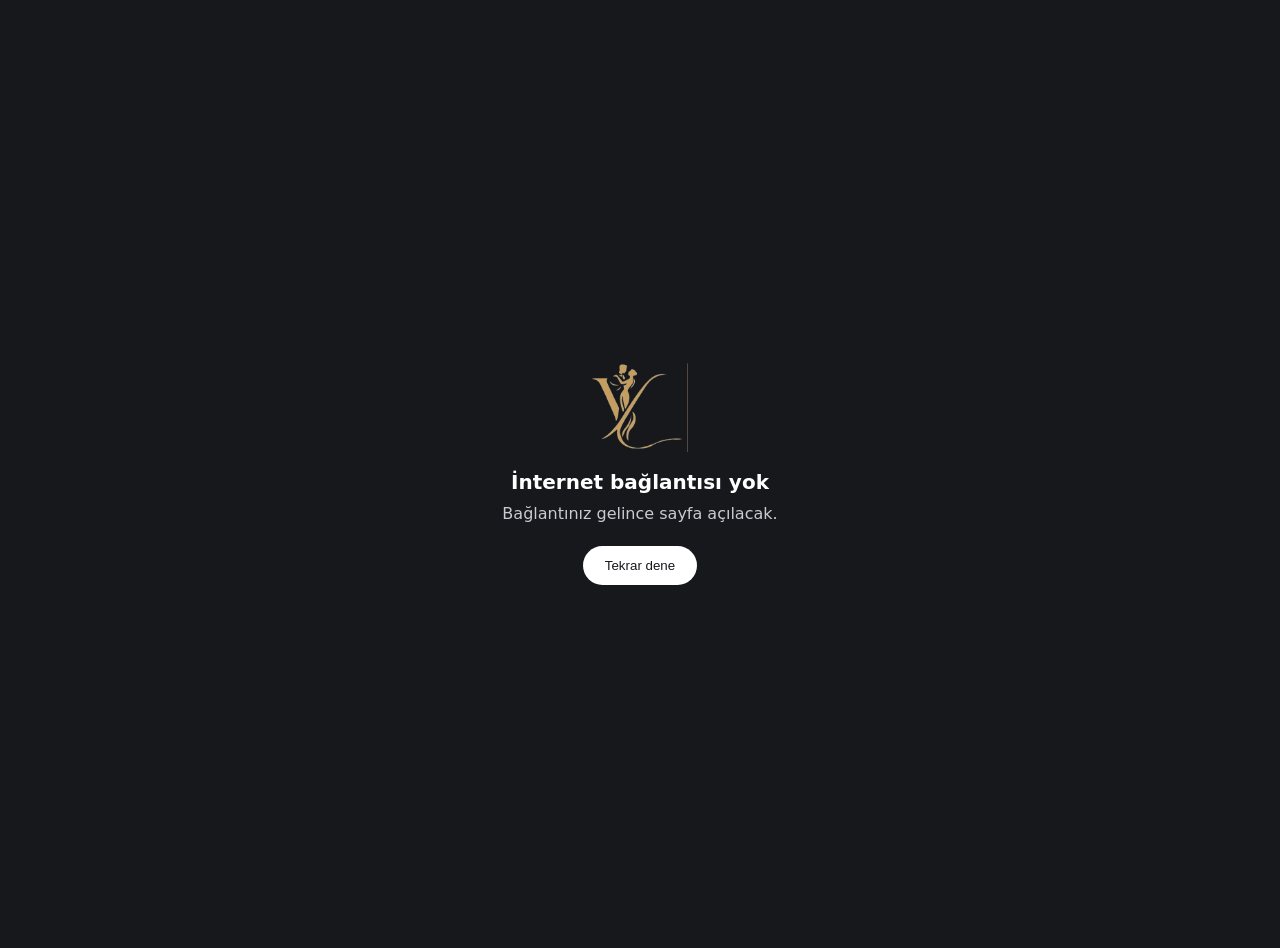
<file: offline.html>
<!doctype html>
<html lang="tr"><head><meta charset="utf-8"><meta name="viewport" content="width=device-width, initial-scale=1">
<title>Bağlantı yok</title>
<style>body{margin:0;min-height:100vh;display:grid;place-items:center;background:#17181c;color:#fff;font-family:system-ui,-apple-system,"Segoe UI",Roboto,Arial,sans-serif;text-align:center;padding:24px}
img{width:96px;height:auto;margin:0 auto 18px;display:block}h1{font-size:20px;margin:0 0 8px}p{margin:0 0 20px;color:#c9cbd2;line-height:1.5}
button{padding:12px 22px;border:0;border-radius:24px;background:#fff;color:#17181c;font:700 15px inherit;cursor:pointer}</style></head>
<body><main><img src="img/logo-isaret.png" alt=""><h1>İnternet bağlantısı yok</h1><p>Bağlantınız gelince sayfa açılacak.</p><button type="button" onclick="location.reload()">Tekrar dene</button></main></body></html>
</file>
<file: css/ortak.css>
/* Ortak tasarım dili: site ve panel aynı jetonları kullanır. Mekan sadece --accent'i değiştirir. */
:root {
  --accent: #c83263;
  --accent-ink: #ffffff;
  --ink: #17181c;
  --ink-2: #5a5e68;
  --line: #f0dde4;
  --bg: #fcf6f8;
  --surface: #ffffff;
  --ok: #1d7a4b;
  --warn: #a95f00;
  --bad: #b3261e;
  --r: 12px;
  --r-lg: 20px;
  --serif: "Iowan Old Style", "Palatino Linotype", Palatino, "Book Antiqua", Georgia, serif;
  --sans: system-ui, -apple-system, "Segoe UI", Roboto, "Helvetica Neue", Arial, sans-serif;
  --gol: 0 1px 2px rgba(23, 24, 28, .06), 0 8px 24px rgba(23, 24, 28, .08);
}
* { box-sizing: border-box; }
html { -webkit-text-size-adjust: 100%; }
body { margin: 0; font: 16px/1.5 var(--sans); color: var(--ink); background: var(--bg); -webkit-font-smoothing: antialiased; overflow-x: clip; }
img { max-width: 100%; display: block; }
button, input, select, textarea { font: inherit; color: inherit; }
button { cursor: pointer; }
a { color: inherit; }
.ik { flex: none; }
:focus-visible { outline: 3px solid color-mix(in srgb, var(--accent) 55%, #fff); outline-offset: 2px; }
.gizli { display: none !important; }
.sr { position: absolute; width: 1px; height: 1px; overflow: hidden; clip: rect(0 0 0 0); white-space: nowrap; }

/* Düğmeler */
.btn { display: inline-flex; align-items: center; justify-content: center; gap: 8px; min-height: 48px; padding: 0 20px; border: 1.5px solid transparent; border-radius: var(--r); font-weight: 600; text-decoration: none; background: var(--surface); color: var(--ink); transition: transform .12s, background .15s, border-color .15s; }
.btn:active { transform: scale(.98); }
.btn.ana { background: var(--accent); color: var(--accent-ink); }
.btn.cizgi { background: transparent; border-color: var(--line); }
.btn.hafif { background: color-mix(in srgb, var(--accent) 9%, #fff); color: var(--accent); }
.btn.tehlike { background: transparent; color: var(--bad); border-color: color-mix(in srgb, var(--bad) 35%, #fff); }
.btn.kucuk { min-height: 38px; padding: 0 14px; font-size: 14px; border-radius: 10px; }
.btn.tam { width: 100%; }
.btn[disabled] { opacity: .55; pointer-events: none; }

/* Form */
.alan { display: block; margin: 0 0 14px; }
.alan > span { display: block; font-size: 14px; font-weight: 600; margin-bottom: 6px; }
.alan > span em { font-style: normal; font-weight: 400; color: var(--ink-2); }
.alan input, .alan select, .alan textarea { width: 100%; min-height: 48px; padding: 10px 14px; border: 1.5px solid var(--line); border-radius: var(--r); background: #fff; }
.alan textarea { min-height: 96px; resize: vertical; }
.alan input:focus, .alan select:focus, .alan textarea:focus { outline: none; border-color: var(--accent); box-shadow: 0 0 0 3px color-mix(in srgb, var(--accent) 18%, transparent); }
.ikili { display: grid; grid-template-columns: 1fr 1fr; gap: 12px; }
.ikili > .alan { margin-bottom: 14px; }
.not { font-size: 14px; color: var(--ink-2); }
.hata-kutu { background: color-mix(in srgb, var(--bad) 8%, #fff); color: var(--bad); border: 1px solid color-mix(in srgb, var(--bad) 30%, #fff); padding: 10px 14px; border-radius: var(--r); font-size: 14px; margin: 0 0 14px; }
.ok-kutu { background: color-mix(in srgb, var(--ok) 9%, #fff); color: var(--ok); border: 1px solid color-mix(in srgb, var(--ok) 30%, #fff); padding: 12px 14px; border-radius: var(--r); font-size: 15px; }
.onay { display: flex; gap: 10px; align-items: flex-start; font-size: 14px; margin: 4px 0 16px; }
.onay input { width: 22px; height: 22px; margin: 1px 0 0; accent-color: var(--accent); flex: none; }

/* Bildirim */
.bildirim { position: fixed; left: 50%; bottom: 24px; transform: translate(-50%, 24px); background: var(--ink); color: #fff; padding: 12px 18px; border-radius: 12px; font-size: 15px; opacity: 0; pointer-events: none; transition: opacity .2s, transform .2s; z-index: 400; max-width: calc(100vw - 32px); }
.bildirim.acik { opacity: 1; transform: translate(-50%, 0); }
.bildirim.hata { background: var(--bad); }
.bildirim.ok { background: var(--ok); }

/* Alt çekmece / pencere */
.perde { position: fixed; inset: 0; background: rgba(15, 16, 20, .5); z-index: 300; display: flex; align-items: flex-end; justify-content: center; animation: perde .18s ease-out; }
@keyframes perde { from { opacity: 0 } to { opacity: 1 } }
.pencere { width: 100%; max-width: 620px; max-height: 92dvh; overflow: auto; background: var(--surface); border-radius: var(--r-lg) var(--r-lg) 0 0; padding: 20px 20px 28px; animation: cik .22s ease-out; overscroll-behavior: contain; }
@keyframes cik { from { transform: translateY(40px); opacity: .5 } to { transform: none; opacity: 1 } }
.pencere-ust { display: flex; align-items: center; justify-content: space-between; gap: 12px; margin-bottom: 14px; }
.pencere-ust h2 { margin: 0; font: 600 22px/1.2 var(--serif); }
.kapat { width: 44px; height: 44px; margin: -8px -10px -8px 0; border: 0; background: transparent; border-radius: 50%; display: grid; place-items: center; }
.kapat:hover { background: var(--bg); }
@media (min-width: 720px) {
  .perde { align-items: center; padding: 24px; }
  .pencere { border-radius: var(--r-lg); max-height: 88dvh; }
}
@media (prefers-reduced-motion: reduce) {
  * { animation: none !important; transition: none !important; scroll-behavior: auto !important; }
}
</file>
<file: css/site.css>
/* Genel site: telefon öncelikli */
.sayfa { max-width: 640px; margin: 0 auto; background: var(--bg); min-height: 100dvh; position: relative; }

.ust { position: sticky; top: 0; z-index: 50; display: flex; align-items: center; justify-content: space-between; height: 60px; padding: 0 8px 0 20px; background: rgba(255, 255, 255, .94); backdrop-filter: blur(10px); border-bottom: 1px solid var(--line); }
.ust .marka { font: 600 20px/1 var(--serif); letter-spacing: .01em; text-decoration: none; display: flex; align-items: center; gap: 10px; min-width: 0; }
.ust .marka img { height: 34px; width: auto; }
.ust .marka span { white-space: nowrap; overflow: hidden; text-overflow: ellipsis; }
.menu-dugme { width: 48px; height: 48px; border: 0; background: transparent; display: grid; place-items: center; border-radius: 50%; }
.menu-dugme:hover { background: var(--bg); }

.sekme { display: flex; gap: 6px; padding: 10px 16px 0; background: #fff; border-bottom: 1px solid var(--line); }
.sekme button { flex: 1; min-height: 44px; border: 0; background: transparent; font-weight: 600; color: var(--ink-2); border-bottom: 3px solid transparent; }
.sekme button[aria-selected="true"] { color: var(--ink); border-bottom-color: var(--accent); }

.bolme { display: none; }
.bolme.aktif { display: block; }

/* Açılış */
.acilis { position: relative; min-height: min(78dvh, 560px); display: flex; align-items: flex-end; color: #fff; background: linear-gradient(160deg, color-mix(in srgb, var(--accent) 80%, #000), color-mix(in srgb, var(--accent) 40%, #1a1a1f)); overflow: hidden; }
.acilis > img { position: absolute; inset: 0; width: 100%; height: 100%; object-fit: cover; }
.acilis::after { content: ""; position: absolute; inset: 0; background: linear-gradient(to top, rgba(10, 10, 14, .78) 0%, rgba(10, 10, 14, .25) 55%, rgba(10, 10, 14, .05) 100%); }
.acilis-ic { position: relative; z-index: 1; padding: 28px 20px 84px; width: 100%; }
.acilis h1 { margin: 0 0 10px; font: 600 clamp(34px, 9.5vw, 52px)/1.05 var(--serif); letter-spacing: -.01em; text-wrap: balance; }
.acilis p { margin: 0 0 20px; max-width: 34ch; font-size: 17px; color: rgba(255, 255, 255, .9); }
.acilis .satir { display: flex; flex-wrap: wrap; gap: 10px; }
.acilis .btn.ana { background: var(--accent-ink); color: var(--accent); }
.acilis .btn.ana:hover { filter: brightness(.96); }
.acilis .btn.cizgi { color: #fff; border-color: rgba(255, 255, 255, .55); }

/* Tarih sorgulama: açılışın en karakteristik parçası */
.tarih-kart { position: relative; z-index: 2; margin: -56px 16px 0; background: var(--surface); border-radius: var(--r-lg); box-shadow: var(--gol); padding: 18px; }
.tarih-kart h2 { margin: 0 0 4px; font: 600 20px/1.2 var(--serif); }
.tarih-kart .alt { margin: 0 0 14px; }
.tarih-satir { display: flex; gap: 10px; }
.tarih-satir input { flex: 1; min-width: 0; min-height: 52px; padding: 0 14px; border: 1.5px solid var(--line); border-radius: var(--r); font-size: 17px; }
.tarih-sonuc { margin-top: 12px; padding: 12px 14px; border-radius: var(--r); font-size: 15px; display: none; align-items: center; justify-content: space-between; gap: 12px; flex-wrap: wrap; }
.tarih-sonuc.musait { display: flex; background: color-mix(in srgb, var(--ok) 10%, #fff); color: #14522f; }
.tarih-sonuc.dolu { display: flex; background: color-mix(in srgb, var(--bad) 8%, #fff); color: #7a1914; }
.tarih-sonuc.bilgi { display: flex; background: var(--bg); color: var(--ink-2); }

.kisim { padding: 36px 16px 0; }
.kisim > h2 { margin: 0 0 14px; padding: 0 4px; font: 600 24px/1.2 var(--serif); }

/* Galeri */
.galeri { position: relative; }
.galeri-seri { display: flex; gap: 10px; overflow-x: auto; scroll-snap-type: x mandatory; padding: 0 4px 6px; scrollbar-width: none; -webkit-overflow-scrolling: touch; }
.galeri-seri::-webkit-scrollbar { display: none; }
.galeri-seri button { flex: 0 0 82%; scroll-snap-align: start; border: 0; padding: 0; background: #d9dce2; border-radius: var(--r-lg); overflow: hidden; aspect-ratio: 4 / 3; }
.galeri-seri img { width: 100%; height: 100%; object-fit: cover; }
.galeri-ok { position: absolute; top: calc(50% - 22px); width: 44px; height: 44px; border-radius: 50%; border: 0; background: rgba(255, 255, 255, .92); box-shadow: var(--gol); display: none; place-items: center; }
.galeri-ok.sol { left: 8px; } .galeri-ok.sag { right: 8px; }
.galeri-ok { display: grid; }
.bos { padding: 28px 18px; border: 1.5px dashed var(--line); border-radius: var(--r-lg); color: var(--ink-2); text-align: center; background: #fff; }

/* İşlemler */
.birincil { display: grid; grid-template-columns: repeat(3, 1fr); gap: 10px; }
.islem { display: flex; flex-direction: column; align-items: flex-start; justify-content: space-between; gap: 18px; min-height: 108px; padding: 14px; border: 0; border-radius: var(--r-lg); background: var(--surface); text-align: left; box-shadow: 0 1px 2px rgba(23, 24, 28, .05); }
.islem .ik { color: var(--accent); }
.islem b { font-size: 15px; line-height: 1.25; font-weight: 600; }
.islem:active { transform: scale(.98); }
.birincil .islem.vurgu { background: var(--accent); color: var(--accent-ink); }
.birincil .islem.vurgu .ik { color: var(--accent-ink); }
.liste { margin-top: 10px; background: var(--surface); border-radius: var(--r-lg); overflow: hidden; }
.liste button { display: flex; align-items: center; gap: 14px; width: 100%; min-height: 60px; padding: 0 16px; border: 0; background: transparent; text-align: left; font-weight: 600; }
.liste button + button { border-top: 1px solid var(--line); }
.liste button .ik:first-child { color: var(--accent); }
.liste button .ik:last-child { margin-left: auto; color: var(--ink-2); }

.erken { margin: 18px 16px 0; padding: 16px 18px; border-radius: var(--r-lg); background: color-mix(in srgb, var(--accent) 9%, #fff); display: flex; align-items: center; justify-content: space-between; gap: 14px; }
.erken b { display: block; font: 600 18px/1.25 var(--serif); }
.erken span { font-size: 14px; color: var(--ink-2); }

/* İletişim */
.iletisim { display: grid; grid-template-columns: repeat(3, 1fr); gap: 10px; }
.iletisim a { display: flex; flex-direction: column; align-items: center; gap: 8px; padding: 16px 8px; border-radius: var(--r-lg); background: var(--surface); text-decoration: none; font-weight: 600; font-size: 14px; }
.iletisim a .ik { color: var(--accent); }
.adres { margin: 14px 4px 0; color: var(--ink-2); font-size: 15px; }
.alt-bilgi { padding: 36px 20px 40px; text-align: center; color: var(--ink-2); font-size: 13px; }
.alt-bilgi button { border: 0; background: none; text-decoration: underline; color: inherit; padding: 8px; }

/* Fiyat listesi */
.kat { border-top: 1px solid var(--line); }
.kat:first-child { border-top: 0; }
.kat summary { list-style: none; display: flex; align-items: center; justify-content: space-between; min-height: 56px; font-weight: 600; font-size: 17px; cursor: pointer; }
.kat summary::-webkit-details-marker { display: none; }
.kat summary .ik { transition: transform .15s; color: var(--ink-2); }
.kat[open] summary .ik { transform: rotate(90deg); }
.kalem { display: flex; justify-content: space-between; gap: 16px; padding: 10px 0 12px; border-top: 1px dashed var(--line); }
.kalem:first-of-type { border-top: 0; }
.kalem .ad { font-weight: 600; }
.kalem .ac { font-size: 14px; color: var(--ink-2); margin-top: 2px; }
.kalem .fy { white-space: nowrap; font-weight: 700; text-align: right; }
.kalem .fy small { display: block; font-weight: 400; color: var(--ink-2); font-size: 12px; }
.kalem .fy.yok { font-weight: 500; color: var(--ink-2); font-size: 14px; }

/* Teklif formu: hizmet seçimi */
.sec-kat { margin: 0 0 12px; }
.sec-kat > b { display: block; margin: 0 0 6px; font-size: 14px; }
.sec { display: flex; align-items: center; gap: 12px; min-height: 52px; padding: 8px 14px; border: 1.5px solid var(--line); border-radius: var(--r); margin-bottom: 8px; cursor: pointer; background: #fff; }
.sec input { width: 22px; height: 22px; accent-color: var(--accent); flex: none; }
.sec:has(input:checked) { border-color: var(--accent); background: color-mix(in srgb, var(--accent) 6%, #fff); }
.sec span { flex: 1; }
.sec small { color: var(--ink-2); white-space: nowrap; }

/* Firmalar */
.firma { padding: 16px; border: 1px solid var(--line); border-radius: var(--r-lg); margin-bottom: 12px; }
.firma-ust { display: flex; align-items: flex-start; justify-content: space-between; gap: 12px; }
.firma h3 { margin: 0; font: 600 19px/1.25 var(--serif); }
.firma .kategori { font-size: 13px; color: var(--ink-2); }
.indirim { flex: none; padding: 6px 10px; border-radius: 999px; background: var(--accent); color: var(--accent-ink); font-weight: 700; font-size: 14px; }
.firma p { margin: 10px 0 12px; font-size: 15px; }
.firma .satir { display: flex; flex-wrap: wrap; gap: 8px; }

.liste-yalin { margin: 0; padding: 0; list-style: none; }
.liste-yalin li { padding: 14px 0; border-top: 1px solid var(--line); }
.liste-yalin li:first-child { border-top: 0; }
.liste-yalin b { display: block; font-size: 17px; }
.liste-yalin span { color: var(--ink-2); font-size: 15px; }
.menu-fy { float: right; font-weight: 700; }

/* Videolar */
.video-izgara { display: grid; grid-template-columns: 1fr 1fr; gap: 10px; }
.video { position: relative; aspect-ratio: 9 / 16; border: 0; padding: 0; border-radius: var(--r-lg); overflow: hidden; color: #fff; text-align: left; background: linear-gradient(170deg, color-mix(in srgb, var(--accent) 70%, #000), #1b1c22); }
.video .et { position: absolute; left: 12px; right: 12px; bottom: 12px; font-weight: 600; font-size: 15px; text-shadow: 0 1px 6px rgba(0, 0, 0, .5); }
.video .pl { position: absolute; top: 50%; left: 50%; transform: translate(-50%, -60%); width: 56px; height: 56px; border-radius: 50%; display: grid; place-items: center; background: rgba(255, 255, 255, .22); backdrop-filter: blur(6px); }
.video iframe { position: absolute; inset: 0; width: 100%; height: 100%; border: 0; background: #000; }
.video-link { display: block; margin-top: 8px; font-size: 13px; color: var(--ink-2); }

/* Çiftlere özel */
.ozel { padding: 20px; border-radius: var(--r-lg); background: var(--surface); }
.ozel h2 { margin: 0 0 6px; font: 600 24px/1.2 var(--serif); }
.ozel .kod { letter-spacing: .24em; text-transform: uppercase; font-weight: 700; font-size: 20px; text-align: center; }
.hosgeldin { padding: 18px; border-radius: var(--r-lg); background: color-mix(in srgb, var(--accent) 8%, #fff); }
.hosgeldin h3 { margin: 0 0 4px; font: 600 24px/1.2 var(--serif); }

/* Menü açılır liste */
.menu-liste { display: grid; gap: 4px; }
.menu-liste button { display: flex; align-items: center; gap: 14px; min-height: 56px; padding: 0 12px; border: 0; background: transparent; border-radius: var(--r); font-weight: 600; font-size: 17px; text-align: left; }
.menu-liste button:hover { background: var(--bg); }
.menu-liste .ik { color: var(--accent); }

.cerez { position: fixed; left: 12px; right: 12px; bottom: 12px; z-index: 250; max-width: 616px; margin: 0 auto; padding: 14px 16px; border-radius: var(--r-lg); background: var(--ink); color: #fff; display: flex; gap: 14px; align-items: center; font-size: 14px; box-shadow: var(--gol); }
.cerez .btn { background: #fff; color: var(--ink); flex: none; }

.isleniyor { padding: 60px 20px; text-align: center; color: var(--ink-2); }
.lightbox { position: fixed; inset: 0; z-index: 350; background: rgba(8, 8, 10, .94); display: grid; place-items: center; }
.lightbox img { max-width: 96vw; max-height: 86dvh; object-fit: contain; border-radius: 8px; }
.lightbox .kapat { position: absolute; top: 10px; right: 10px; color: #fff; }
@media (min-width: 640px) { .sayfa { box-shadow: 0 0 0 1px var(--line); } }

/* ===== Bilgisayar: tam genişlik yerleşim ===== */
.ust-nav, .ust-cta { display: none; }
@media (min-width: 960px) {
  :root { --kap: min(1200px, calc(100% - 80px)); }
  .sayfa { max-width: none; box-shadow: none; }
  .ust { height: 76px; padding: 0 max(40px, calc((100% - 1200px) / 2)); gap: 16px; }
  .ust .marka { font-size: 24px; margin-right: auto; }
  .ust .marka img { height: 44px; }
  .ust-nav { display: flex; gap: 2px; }
  .ust-nav button { min-height: 44px; padding: 0 11px; white-space: nowrap; font-size: 15px; border: 0; border-radius: 10px; background: transparent; font-weight: 600; color: var(--ink-2); }
  .ust-nav button:hover { background: var(--bg); color: var(--ink); }
  .ust-cta { display: inline-flex; white-space: nowrap; flex: none; }
  .ust .marka { flex: none; } .ust .marka span { overflow: visible; }
  .menu-dugme, .sekme { display: none; }
  .bolme, .bolme.aktif { display: block; }

  .acilis { min-height: min(84vh, 720px); }
  .acilis-ic { width: var(--kap); margin: 0 auto; padding: 0 0 150px; }
  .acilis h1 { font-size: clamp(54px, 5.8vw, 88px); max-width: 13ch; margin-bottom: 18px; }
  .acilis p { font-size: 21px; max-width: 44ch; margin-bottom: 28px; }
  .acilis .btn { min-height: 54px; padding: 0 28px; font-size: 17px; }

  .tarih-kart { width: min(1000px, calc(100% - 80px)); margin: -76px auto 0; padding: 30px 36px; display: grid; grid-template-columns: 1fr 1.1fr; column-gap: 40px; align-items: center; }
  .tarih-kart h2 { grid-column: 1; grid-row: 1; margin: 0; font-size: 26px; align-self: end; }
  .tarih-kart .alt { grid-column: 1; grid-row: 2; margin: 4px 0 0; align-self: start; }
  .tarih-kart .tarih-satir { grid-column: 2; grid-row: 1 / 3; }
  .tarih-kart .tarih-sonuc { grid-column: 1 / -1; grid-row: 3; }
  .tarih-satir input { min-height: 58px; font-size: 18px; }

  .kisim { width: var(--kap); margin: 0 auto; padding: 80px 0 0; }
  .kisim > h2 { padding: 0; margin-bottom: 28px; font-size: 36px; }

  .galeri-seri { gap: 14px; padding: 0 0 4px; }
  .galeri-seri button { flex: 0 0 calc((100% - 28px) / 3); scroll-snap-align: start; transition: transform .2s; }
  .galeri-seri button:hover { transform: scale(1.012); }
  .galeri-ok, .galeri-ok.sol, .galeri-ok.sag { width: 54px; height: 54px; top: calc(50% - 31px); }
  .galeri-ok.sol { left: -14px; } .galeri-ok.sag { right: -14px; }

  .erken { width: var(--kap); margin: 56px auto 0; padding: 26px 36px; }
  .erken b { font-size: 24px; }
  .erken span { font-size: 16px; }

  .iki-kol { width: var(--kap); margin: 0 auto; display: grid; grid-template-columns: 1.7fr 1fr; gap: 64px; align-items: start; }
  .iki-kol > .kisim { width: auto; margin: 0; }
  .birincil .islem { min-height: 170px; padding: 24px; }
  .birincil .islem b { font-size: 18px; }
  .liste button { min-height: 68px; font-size: 17px; }
  .liste button:hover, .islem:hover { filter: brightness(.985); }
  .iletisim { grid-template-columns: 1fr; gap: 10px; }
  .iletisim a { flex-direction: row; justify-content: flex-start; gap: 16px; padding: 20px 22px; font-size: 17px; }

  .video-izgara { grid-template-columns: repeat(4, 1fr); gap: 16px; }
  .k-ozel .ozel { max-width: 640px; padding: 36px; }
  .cerez { max-width: 760px; }
}
@media (min-width: 960px) {
  .k-ozel .ozel { max-width: none; display: grid; grid-template-columns: 1fr 1fr; column-gap: 48px; align-items: center; padding: 40px 48px; }
  .k-ozel .ozel h2 { grid-column: 1; grid-row: 1; margin: 0 0 8px; font-size: 32px; align-self: end; }
  .k-ozel .ozel > .not { grid-column: 1; grid-row: 2; margin: 0; font-size: 17px; align-self: start; }
  .k-ozel .ozel form { grid-column: 2; grid-row: 1 / 3; }
  .k-ozel .hosgeldin { grid-column: 1 / -1; }
}

/* ===== Taslaktaki kutu düzeni ===== */
.kutular { display: grid; grid-template-columns: repeat(4, 1fr); gap: 8px; margin-bottom: 8px; }
.kutular .islem { min-height: 98px; padding: 10px 6px; gap: 8px; align-items: center; justify-content: center; text-align: center; min-width: 0; }
.kutular .islem b { font-size: 12.5px; line-height: 1.2; overflow-wrap: anywhere; }
.kutular .islem.mini { min-height: 54px; padding: 8px 4px; gap: 2px; }
.islem small { font-size: 10.5px; font-weight: 500; color: var(--ink-2); line-height: 1.2; }
.islem.yok { opacity: .62; cursor: default; background: color-mix(in srgb, var(--ink) 4%, #fff); box-shadow: none; }
.islem.yok .ik { color: var(--ink-2); }
.alt-yazi { display: none; }
.serit { display: grid; grid-template-columns: 1fr 2fr; gap: 8px; margin-top: 4px; }
.serit:has(.erken-kutu:only-child), .serit:has(.serit-soz:only-child) { grid-template-columns: 1fr; }
.erken-kutu { display: flex; flex-direction: column; justify-content: center; gap: 2px; min-height: 54px; padding: 8px 14px; border: 0; border-radius: var(--r-lg); background: color-mix(in srgb, var(--accent) 10%, #fff); color: var(--ink); text-align: left; }
.erken-kutu b { font: 600 15px/1.2 var(--serif); }
.erken-kutu span { font-size: 12.5px; color: var(--ink-2); }
.k-mini { padding-bottom: 0; }
@media (min-width: 960px) {
  .kutular { gap: 12px; margin-bottom: 12px; }
  .kutular .islem { min-height: 150px; padding: 18px 12px; gap: 12px; }
  .kutular .islem b { font-size: 17px; }
  .kutular .islem.mini { min-height: 68px; }
  .islem small { font-size: 13px; }
  .alt-yazi { display: block; }
  .serit { grid-template-columns: 1fr 2fr; gap: 12px; }
  .erken-kutu { min-height: 68px; padding: 12px 24px; }
  .erken-kutu b { font-size: 20px; }
  .erken-kutu span { font-size: 15px; }
}

/* Düzeltmeler: vurgulu kutu, "Yakında" kutuları, şerit */
.kutular .islem.vurgu { background: var(--accent); color: var(--accent-ink); }
.kutular .islem.vurgu .ik { color: var(--accent-ink); }
.islem.yok { background: #fff; border: 1.5px dashed var(--line); opacity: .8; }
.kutular .islem, .serit .islem { border: 1.5px solid transparent; }
.kutular .islem.yok, .serit .islem.yok { border: 1.5px dashed var(--line); }
.serit .islem.mini { min-height: 54px; padding: 8px 4px; gap: 2px; align-items: center; justify-content: center; text-align: center; }
.serit .islem.mini b { font-size: 12.5px; }
@media (min-width: 960px) { .serit .islem.mini { min-height: 68px; } .serit .islem.mini b { font-size: 17px; } }

/* Galeri sayfası ve büyük görüntüleyici */
.baslik-satir { display: flex; align-items: center; justify-content: space-between; gap: 12px; margin-bottom: 4px; }
.baslik-satir h2 { margin: 0; }
.pencere:has(.galeri-tum) { max-width: 1040px; }
.galeri-tum { display: grid; grid-template-columns: repeat(2, 1fr); gap: 10px; }
.galeri-tum button { border: 0; padding: 0; background: #d9dce2; border-radius: var(--r); overflow: hidden; aspect-ratio: 4 / 3; }
.galeri-tum img { width: 100%; height: 100%; object-fit: cover; transition: transform .25s; }
.galeri-tum button:hover img { transform: scale(1.04); }
@media (min-width: 720px) { .galeri-tum { grid-template-columns: repeat(3, 1fr); gap: 12px; } }
.lightbox img { cursor: default; }
.lb-ok { position: absolute; top: calc(50% - 26px); width: 52px; height: 52px; border-radius: 50%; border: 0; background: rgba(255, 255, 255, .16); color: #fff; display: grid; place-items: center; }
.lb-ok:hover { background: rgba(255, 255, 255, .3); }
.lb-ok.sol { left: 12px; } .lb-ok.sag { right: 12px; }
.lb-say { position: absolute; bottom: 14px; left: 0; right: 0; text-align: center; color: #fff; font-size: 14px; opacity: .85; padding: 0 16px; }
@media (max-width: 600px) { .lb-ok { width: 44px; height: 44px; top: calc(50% - 22px); } .lb-ok.sol { left: 6px; } .lb-ok.sag { right: 6px; } }

/* Gömülü harita */
.harita { margin-top: 14px; border-radius: var(--r-lg); overflow: hidden; background: #d9dce2; aspect-ratio: 4 / 3; box-shadow: var(--gol); }
.harita iframe { width: 100%; height: 100%; border: 0; display: block; }
@media (min-width: 960px) { .harita { aspect-ratio: auto; height: 320px; } }

/* Galeri noktaları */
.galeri-nokta { display: flex; justify-content: center; gap: 8px; padding: 14px 0 0; flex-wrap: wrap; }
.galeri-nokta button { width: 10px; height: 10px; padding: 0; border: 0; border-radius: 50%; background: #c4c7ce; transition: background .15s, width .2s; }
.galeri-nokta button.ak { background: var(--accent); width: 26px; border-radius: 6px; }
.acilis > img { object-position: 64% 35%; }

/* Alt bilgi */
.alt-bilgi { background: #17181c; color: #d9dce2; padding: 44px 20px 28px; margin-top: 56px; text-align: center; font-size: 14px; }
.alt-ic { max-width: 1200px; margin: 0 auto; display: grid; gap: 18px; justify-items: center; }
.alt-marka { display: flex; align-items: center; gap: 10px; color: #fff; font: 600 22px/1 var(--serif); }
.alt-marka img { height: 40px; width: auto; }
.alt-link { display: flex; gap: 12px; flex-wrap: wrap; justify-content: center; }
.alt-link a { width: 48px; height: 48px; border-radius: 50%; display: grid; place-items: center; background: rgba(255, 255, 255, .1); color: #fff; text-decoration: none; transition: background .15s; }
.alt-link a:hover { background: var(--accent); }
.alt-iletisim { margin: 0; line-height: 1.7; max-width: 46ch; }
.alt-iletisim a { color: #fff; font-weight: 600; text-decoration: none; }
.alt-alt { width: 100%; padding-top: 18px; border-top: 1px solid rgba(255, 255, 255, .14); display: flex; flex-wrap: wrap; gap: 6px 18px; justify-content: center; align-items: center; font-size: 13px; color: #9a9ea8; }
.alt-bilgi .alt-alt button { border: 0; background: none; text-decoration: underline; color: inherit; padding: 8px; }
@media (min-width: 960px) {
  .alt-bilgi { padding: 64px 40px 32px; }
  .alt-ic { grid-template-columns: 1fr auto; justify-items: start; align-items: center; row-gap: 22px; }
  .alt-marka { grid-column: 1; } .alt-link { grid-column: 2; grid-row: 1; }
  .alt-iletisim { grid-column: 1 / -1; text-align: left; }
  .alt-alt { grid-column: 1 / -1; justify-content: space-between; }
}

/* Hakkımızda bandı */
.hakkimizda { position: relative; margin: 56px 0 0; min-height: 320px; display: grid; align-items: center; color: #fff; overflow: hidden; background: #2b2327; }
.hakkimizda > img { position: absolute; inset: 0; width: 100%; height: 100%; object-fit: cover; }
.hakkimizda::before { content: ""; position: absolute; inset: 0; z-index: 1; background: linear-gradient(90deg, rgba(20, 14, 17, .88), rgba(20, 14, 17, .55)); }
.hk-ic { position: relative; z-index: 2; padding: 44px 20px; max-width: 760px; }
.hk-ic h2 { margin: 0 0 6px; font: 600 28px/1.2 var(--serif); }
.hk-etiket { margin: 0 0 14px; font-size: 14px; opacity: .8; letter-spacing: .02em; }
.hk-ic p { margin: 0 0 12px; font-size: 16px; line-height: 1.7; }
.alt-etiket { margin: -8px 0 0; font-size: 13px; color: #9a9ea8; }
@media (min-width: 960px) {
  .hakkimizda { min-height: 400px; margin-top: 88px; }
  .hk-ic { padding: 72px 0; margin-left: max(40px, calc((100% - 1200px) / 2)); }
  .hk-ic h2 { font-size: 38px; }
  .hk-ic p { font-size: 18px; }
}


/* ===== Shorts: alt bilgideki yarım daire düğme + tam ekran dikey akış ===== */
.shorts-serit { display: flex; flex-direction: column; align-items: center; gap: 4px; width: 100%; margin: 64px 0 -56px; padding: 0; border: 0; background: none; color: var(--ink); cursor: pointer; position: relative; z-index: 2; font-family: inherit; }
.shorts-serit b { font-size: 20px; letter-spacing: .4px; line-height: 1; }
.shorts-serit .el { font-size: 52px; line-height: 1.1; animation: elAsagi 1.3s ease-in-out infinite; }
.shorts-peekwrap { display: block; position: relative; width: 100%; height: 44px; overflow: hidden; }
.shorts-peek { position: absolute; left: 50%; bottom: -400px; width: 280px; height: 400px; margin-left: -140px; border-radius: 16px 16px 0 0; overflow: hidden; border: 2px solid #c9a45c; border-bottom: 0; background: linear-gradient(180deg, #2a2c33, #101114); animation: peekYukari 3.4s ease-in-out infinite; }
.shorts-peek img { width: 100%; height: 100%; object-fit: cover; transform: scale(1.1); display: block; }
@keyframes peekYukari { 0%, 100% { bottom: -400px; } 18% { bottom: -360px; } 30% { bottom: -382px; } 42% { bottom: -360px; } 54% { bottom: -378px; } 66% { bottom: -360px; } 85% { bottom: -400px; } }
@keyframes elAsagi { 0%, 100% { transform: translateY(-3px); opacity: .55; } 50% { transform: translateY(6px); opacity: 1; } }
.shorts-overlay { position: fixed; inset: 0; z-index: 500; display: none; background: #000; }
.shorts-overlay.open { display: block; }
.shorts-kapat { position: absolute; top: calc(12px + env(safe-area-inset-top, 0px)); right: 14px; z-index: 510; width: 40px; height: 40px; border-radius: 50%; border: 1px solid rgba(255, 255, 255, .3); background: rgba(0, 0, 0, .55); color: #fff; font-size: 16px; cursor: pointer; }
.shorts-feed { height: 100%; overflow-y: scroll; scroll-snap-type: y mandatory; overscroll-behavior: contain; }
.shorts-item { position: relative; height: 100%; width: 100%; scroll-snap-align: start; scroll-snap-stop: always; display: flex; align-items: center; justify-content: center; background: #000; overflow: hidden; }
.yt-wrap { position: absolute; inset: 0; opacity: 0; transition: opacity .2s ease; background: #000; }
.yt-wrap.on { opacity: 1; }
.yt-wrap .yt-target, .yt-wrap iframe { position: absolute; inset: 0; width: 100%; height: 100%; border: 0; pointer-events: none; }
.shorts-tap-layer { position: absolute; inset: 0; z-index: 3; display: flex; align-items: center; justify-content: center; }
.mute-hint { opacity: 0; transition: opacity .15s; background: rgba(0, 0, 0, .45); border-radius: 50%; width: 64px; height: 64px; display: flex; align-items: center; justify-content: center; }
.mute-hint.show { opacity: 1; }
.shorts-actions { position: absolute; right: 10px; bottom: 120px; display: flex; flex-direction: column; align-items: center; gap: 20px; z-index: 5; }
.shorts-action-btn { background: none; border: 0; color: #fff; display: flex; flex-direction: column; align-items: center; gap: 3px; cursor: pointer; font-family: inherit; }
.shorts-action-btn svg { filter: drop-shadow(0 1px 3px rgba(0, 0, 0, .6)); }
.shorts-action-btn span { font-size: 11px; font-weight: 600; }
.shorts-action-btn.liked svg { fill: #ff3040; stroke: #ff3040; }
.shorts-action-btn.saved svg { fill: #fff; }
.shorts-info { position: absolute; left: 14px; right: 70px; bottom: 56px; color: #fff; z-index: 5; display: flex; align-items: center; gap: 6px; }
.shorts-info-icon { display: flex; opacity: .85; flex-shrink: 0; }
.shorts-info p { margin: 0; font-size: 14px; font-weight: 600; text-shadow: 0 1px 4px rgba(0, 0, 0, .6); }
.shorts-err, .shorts-ig { position: absolute; inset: 0; z-index: 4; display: flex; flex-direction: column; align-items: center; justify-content: center; gap: 14px; padding: 28px; text-align: center; color: #fff; background: #000; font-size: 14px; line-height: 1.5; }
.shorts-err a, .shorts-ig-btn { display: inline-block; padding: 10px 18px; border-radius: 20px; border: 1px solid #fff; color: #fff; background: transparent; font: 700 13px var(--sans); text-decoration: none; }
.shorts-ig p { margin: 0; }

/* ===== Make-up penceresi ===== */
.mk-yazi { margin: 0 0 14px; line-height: 1.6; }
.mk-foto { display: grid; grid-template-columns: repeat(3, 1fr); gap: 6px; margin: 0 0 16px; }
.mk-foto button { padding: 0; border: 0; border-radius: var(--r); overflow: hidden; aspect-ratio: 1; background: var(--line); }
.mk-foto img { width: 100%; height: 100%; object-fit: cover; display: block; }
.mk-hiz { list-style: none; margin: 0 0 16px; padding: 0; display: grid; gap: 10px; }
.mk-hiz li { border: 1px solid var(--line); border-radius: var(--r); padding: 12px 14px; background: var(--surface); }
.mk-hiz h3 { margin: 0 0 4px; font-size: 16px; }
.mk-hiz p { margin: 0 0 6px; color: var(--ink-2); line-height: 1.55; }
.mk-hiz .mk-fiyat { font-weight: 700; color: var(--accent); }
.mk-alt { margin: 0 0 8px; font-size: 17px; }
.video.kapakli { background-size: cover; background-position: center; }
.video.kapakli::after { content: ""; position: absolute; inset: 0; background: linear-gradient(180deg, rgba(0,0,0,0) 45%, rgba(0,0,0,.55)); }
.video.kapakli .pl, .video.kapakli .et { z-index: 1; }
.alt-iletisim .tel-ik { display: inline-block; vertical-align: -3px; margin-right: 6px; }
.islem.baglanti { text-decoration: none; display: flex; }


/* ---- Paket 2: footer ve menüler ---- */
.alt-ig { display: inline-flex; align-items: center; gap: 8px; min-height: 44px; padding: 0 16px; border-radius: 999px; background: rgba(255,255,255,.1); color: #fff; text-decoration: none; font-weight: 600; }
.alt-ig:hover { background: var(--accent); }
.menu-liste { display: grid; gap: 10px; }
.menu-kart { border: 1px solid var(--line, #e3e1dc); border-radius: 12px; padding: 4px 16px 14px; background: var(--surface, #fff); }
.menu-kart > summary { min-height: 48px; display: flex; align-items: center; justify-content: space-between; gap: 12px; cursor: pointer; list-style: none; }
.menu-kart > summary::-webkit-details-marker { display: none; }
.menu-kart.acik { margin: 0 0 14px; padding-top: 10px; background: transparent; }
.menu-fy { font-weight: 600; white-space: nowrap; }
.menu-fy small { font-weight: 400; opacity: .7; }
.menu-bolum { margin-top: 12px; }
.menu-bolum h4 { margin: 0 0 4px; font-size: 15px; }
.menu-bolum ul { margin: 0; padding-left: 18px; }
.menu-bolum li { margin: 2px 0; }
.menu-not { margin: 14px 0 0; font-size: 13px; opacity: .8; white-space: pre-line; }


/* ---- Sade kurumsal alt bölümler (görselsiz) ---- */
.hakkimizda { background: var(--surface); color: var(--ink); min-height: 0; margin-top: 56px; border-top: 1px solid var(--line); }
.hakkimizda::before { display: none; }
.hk-ic { padding: 40px 20px; }
.hk-ic p { color: var(--ink-2); }
@media (min-width: 900px) { .hakkimizda { min-height: 0; margin-top: 72px; } .hk-ic { padding: 56px 0; } }
.alt-bilgi { background: var(--surface); color: var(--ink-2); margin-top: 0; padding: 32px 20px 24px; border-top: 1px solid var(--line); }
.alt-marka { color: var(--ink); }
.alt-ig { background: color-mix(in srgb, var(--accent) 10%, #fff); color: var(--accent); }
.alt-ig:hover { background: var(--accent); color: #fff; }
.alt-iletisim a { color: var(--ink); }
.alt-alt { border-top: 1px solid var(--line); color: var(--ink-2); }


/* ================= Yeni düzen (v25): menü kartları, teklif bandı, ek hizmetler, iletişim ================= */
.vt { --derin: color-mix(in srgb, var(--accent) 32%, #170610); }
.vt-kap { max-width: 1200px; margin: 0 auto; padding: 0 16px; }
.vt-baslik { margin: 0 0 22px; }
.vt-baslik h2, .vt-iletisim h2, .vt-band h2 { margin: 0 0 8px; font: 600 clamp(26px, 5vw, 38px)/1.15 var(--serif); letter-spacing: -.01em; text-wrap: balance; color: var(--ink); }
.vt-baslik p { margin: 0; max-width: 56ch; color: var(--ink-2); }
.vt-menuler { padding: 56px 0 8px; }
.vt-seri { display: flex; gap: 16px; overflow-x: auto; scroll-snap-type: x mandatory; padding: 4px 16px 20px; margin: 0 -16px; scrollbar-width: none; }
.vt-seri::-webkit-scrollbar { display: none; }
.vt-kart { flex: 0 0 82%; max-width: 340px; scroll-snap-align: start; border-radius: 20px; background: var(--surface); box-shadow: 0 1px 2px rgba(60, 10, 30, .06), 0 14px 32px rgba(120, 20, 60, .10); overflow: hidden; display: flex; flex-direction: column; }
.vt-kart-ust { position: relative; padding: 22px 20px 20px; color: #fff; background: linear-gradient(135deg, var(--accent), var(--derin)); overflow: hidden; }
.vt-kart-ust::after { content: ""; position: absolute; right: -30px; top: -40px; width: 140px; height: 140px; border-radius: 50%; background: rgba(255, 255, 255, .10); }
.vt-no { position: relative; z-index: 1; display: inline-grid; place-items: center; min-width: 40px; height: 40px; padding: 0 10px; margin-bottom: 14px; border-radius: 999px; background: rgba(255, 255, 255, .18); font: 600 17px/1 var(--sans); }
.vt-kart-ust h3 { position: relative; z-index: 1; margin: 0; font: 600 24px/1.15 var(--serif); }
.vt-kart-ic { padding: 18px 20px 20px; display: flex; flex-direction: column; gap: 14px; flex: 1; }
.vt-etiket { list-style: none; margin: 0; padding: 0; display: flex; flex-wrap: wrap; gap: 8px; }
.vt-etiket li { padding: 6px 12px; border-radius: 999px; background: color-mix(in srgb, var(--accent) 9%, #fff); color: color-mix(in srgb, var(--accent) 80%, #000); font-size: 13.5px; font-weight: 500; }
.vt-dahil { margin: 0; color: var(--ink-2); font-size: 14px; }
.vt-dahil b { color: var(--accent); font-size: 16px; }
.vt-kart-dugme { margin-top: auto; display: grid; grid-template-columns: 1fr 1fr; gap: 10px; padding-top: 6px; }
.vt-kart-dugme .btn { min-height: 46px; padding: 0 12px; justify-content: center; }
@media (min-width: 900px) {
  .vt-kap { padding: 0 40px; }
  .vt-seri { display: grid; grid-template-columns: repeat(auto-fill, minmax(280px, 1fr)); overflow: visible; margin: 0; padding: 4px 0 20px; gap: 22px; }
  .vt-kart { flex: none; max-width: none; transition: transform .2s, box-shadow .2s; }
  .vt-kart:hover { transform: translateY(-4px); box-shadow: 0 2px 4px rgba(60, 10, 30, .06), 0 22px 44px rgba(120, 20, 60, .16); }
}
.vt-band { margin-top: 48px; padding: 52px 0; color: #fff; background: radial-gradient(900px 300px at 85% 0%, color-mix(in srgb, var(--accent) 70%, transparent), transparent 70%), var(--derin); }
.vt-band h2 { color: #fff; }
.vt-band p { margin: 0; max-width: 54ch; color: rgba(255, 255, 255, .85); }
.vt-band-ic { display: grid; gap: 24px; align-items: center; }
.vt-band-dugme { display: flex; flex-wrap: wrap; gap: 12px; }
.vt-band .btn.ana { background: #fff; color: var(--accent); }
.vt-band .btn.cizgi { color: #fff; border-color: rgba(255, 255, 255, .55); }
@media (min-width: 900px) { .vt-band { padding: 72px 0; } .vt-band-ic { grid-template-columns: 1fr auto; gap: 48px; } }
.vt-ek { padding: 56px 0 8px; }
.vt-ek-izgara { display: grid; gap: 14px; }
.vt-ek-kart { display: grid; gap: 8px; justify-items: start; text-align: left; padding: 22px; border: 1px solid var(--line); border-radius: 18px; background: var(--surface); transition: border-color .15s, box-shadow .15s; }
.vt-ek-kart:hover { border-color: var(--accent); box-shadow: 0 10px 28px rgba(120, 20, 60, .10); }
.vt-ek-kart .ik { color: var(--accent); }
.vt-ek-kart b { font: 600 19px/1.2 var(--serif); }
.vt-ek-kart span { color: var(--ink-2); font-size: 14.5px; }
.vt-ek-kart em { margin-top: 4px; font-style: normal; font-weight: 600; font-size: 14px; color: var(--accent); }
@media (min-width: 760px) { .vt-ek-izgara { grid-template-columns: repeat(auto-fit, minmax(240px, 1fr)); gap: 18px; } }
.vt-iletisim { padding: 56px 0 8px; }
.vt-il-izgara { display: grid; gap: 22px; align-items: start; }
.vt-adres { margin: 0 0 16px; color: var(--ink-2); max-width: 42ch; }
.vt-il-dugme { display: flex; flex-wrap: wrap; gap: 10px; }
.vt-il-dugme .btn { gap: 8px; }
.vt-harita { border-radius: 18px; overflow: hidden; }
@media (min-width: 900px) { .vt-il-izgara { grid-template-columns: 1fr 1.2fr; gap: 48px; } }
.hakkimizda { background: transparent; border-top: 0; margin-top: 40px; }
.hakkimizda .hk-ic { max-width: 1200px; margin: 0 auto; padding: 32px 16px 8px; }
@media (min-width: 900px) { .hakkimizda .hk-ic { padding: 40px; margin-left: auto; } }
.acilis::after { background: linear-gradient(to top, rgba(40, 8, 24, .80) 0%, rgba(40, 8, 24, .28) 55%, rgba(40, 8, 24, .06) 100%); }
.tarih-kart { box-shadow: 0 2px 4px rgba(60, 10, 30, .05), 0 18px 40px rgba(120, 20, 60, .14); }


/* ================= v26: canlı pembe palet, footer sosyal ikonlar, Foto Dergi ================= */
.vt { --derin: #b02a5a; --acik: #ee5f96; }
.vt-kart-ust { background: linear-gradient(135deg, var(--acik), var(--accent) 60%, var(--derin)); }
.vt-band { background: radial-gradient(800px 320px at 90% -10%, rgba(255, 255, 255, .28), transparent 65%), linear-gradient(120deg, var(--acik), var(--accent) 55%, var(--derin)); }
.vt-etiket li { background: #ffe3ee; color: #a8244f; }
.vt-ek { background: linear-gradient(180deg, transparent, #ffeef4 30%, #ffeef4 70%, transparent); margin-top: 24px; padding-bottom: 40px; }
.vt-ek-kart { background: #fff; border-color: #f8cfdd; }
.vt-ek-kart .ik { width: 44px; height: 44px; padding: 10px; border-radius: 12px; background: linear-gradient(135deg, var(--acik), var(--accent)); color: #fff; }
.tarih-kart { border-top: 4px solid var(--accent); }
.acilis::after { background: linear-gradient(to top, rgba(120, 12, 55, .72) 0%, rgba(120, 12, 55, .18) 55%, rgba(120, 12, 55, 0) 100%); }
.btn.ana { background: linear-gradient(135deg, var(--acik, #ee5f96), var(--accent)); }
.acilis .btn.ana, .vt-band .btn.ana { background: #fff; }
.alt-link { display: flex; gap: 10px; flex-wrap: wrap; justify-content: center; }
.alt-bilgi .alt-link a { width: 46px; height: 46px; border-radius: 50%; display: grid; place-items: center; background: #ffe3ee; color: var(--accent); }
.alt-bilgi .alt-link a:hover { background: var(--accent); color: #fff; }
.alt-ig { display: none; }
.dg-sec { display: flex; align-items: center; justify-content: center; gap: 8px; min-height: 52px; cursor: pointer; }
.dg-izgara { display: grid; grid-template-columns: repeat(3, 1fr); gap: 8px; margin: 12px 0; }
@media (min-width: 560px) { .dg-izgara { grid-template-columns: repeat(5, 1fr); } }
.dg-kucuk { position: relative; aspect-ratio: 1; border-radius: 10px; overflow: hidden; background: #f4e9ee; }
.dg-kucuk img { width: 100%; height: 100%; object-fit: cover; }
.dg-yon { position: absolute; left: 4px; top: 4px; padding: 2px 8px; border-radius: 999px; background: rgba(0, 0, 0, .55); color: #fff; font-size: 11px; }
.dg-arac { position: absolute; inset: auto 0 0 0; display: flex; gap: 2px; padding: 3px; background: linear-gradient(transparent, rgba(0, 0, 0, .6)); }
.dg-arac button { flex: 1; min-height: 28px; border: 0; border-radius: 6px; background: rgba(255, 255, 255, .9); font-size: 11px; font-weight: 600; }

/* ===== Foto Dergi düzenleyici (v27) ===== */
.dg2-seritler { margin: 4px 0 12px; }
.dg2-sayfalar { display: flex; gap: 8px; overflow-x: auto; padding: 4px 2px 8px; scrollbar-width: thin; }
.dg2-sk, .dg2-sb { flex: none; display: grid; justify-items: center; gap: 4px; padding: 6px; border: 2px solid var(--line); border-radius: 10px; background: #fff; }
.dg2-sk.ak, .dg2-sb.ak { border-color: var(--accent); background: #fff0f5; }
.dg2-sk small, .dg2-sb small { font-size: 11px; color: var(--ink-2); }
.dg-mini { position: relative; display: block; width: 36px; height: 50px; background: #fff8fb; border: 1px solid #f0cbd9; }
.dg2-sb .dg-mini { width: 30px; height: 42px; }
.dg-mini i { position: absolute; background: var(--accent); opacity: .85; border: 1px solid #fff; box-sizing: border-box; }
.dg2-tuval-kap { display: grid; place-items: center; padding: 12px; background: #f3e9ee; border-radius: 14px; }
.dg2-tuval { position: relative; width: min(100%, 420px); aspect-ratio: 210 / 297; background: #fff8fb; box-shadow: 0 6px 24px rgba(120, 20, 60, .22); overflow: hidden; container-type: inline-size; }
.dg2-tuval.kapak { background: #fff; }
.dg2-icerik { position: absolute; }
.dg2-alan { position: absolute; overflow: hidden; background: #fde4ee; cursor: pointer; touch-action: none; user-select: none; }
.dg2-alan.sec { outline: 3px solid var(--accent); outline-offset: -3px; z-index: 2; }
.dg2-alan.uzerinde { outline: 3px dashed var(--accent); outline-offset: -3px; background: #ffd0e2; }
.dg2-alan img { position: absolute; max-width: none; pointer-events: none; }
.dg2-bos { position: absolute; inset: 0; display: grid; place-content: center; text-align: center; color: var(--accent); font-size: 34px; line-height: 1; }
.dg2-bos small { font-size: 11px; margin-top: 4px; }
.dg2-ust-yazi { position: absolute; left: 7%; top: 3.4%; font: 10px/1 var(--serif); font-size: 2.4cqw; color: var(--accent); }
.dg2-alt-yazi { position: absolute; left: 7%; right: 7%; bottom: 3%; display: flex; justify-content: space-between; font-size: 1.9cqw; color: #7a5a68; }
.dg2-kapak-yazi { position: absolute; left: 7%; right: 7%; bottom: 7%; color: #fff; display: grid; gap: 4px; background: none; pointer-events: none; text-shadow: 0 2px 8px rgba(120, 10, 50, .6); }
.dg2-kapak-yazi b { font: 600 7cqw/1.05 var(--serif); }
.dg2-kapak-yazi span { font-size: 3cqw; }
.dg2-kapak::after { content: ""; position: absolute; inset: 55% 0 0 0; background: linear-gradient(transparent, rgba(160, 25, 75, .85)); pointer-events: none; }
.dg2-kapak .dg2-kapak-yazi { z-index: 3; }
.dg2-kontrol { margin: 12px 0 4px; display: grid; gap: 10px; }
.dg2-sablonlar { display: flex; gap: 8px; overflow-x: auto; padding-bottom: 4px; }
.dg2-yakin { display: grid; gap: 8px; }
.dg2-yakin label { display: grid; gap: 4px; font-weight: 600; font-size: 14px; }
.dg2-yakin input[type=range] { width: 100%; accent-color: var(--accent); }
.dg2-araclar { display: flex; flex-wrap: wrap; gap: 8px; margin: 10px 0 14px; }
.dg2-araclar .btn { flex: 1 1 auto; }


/* ===== Çiftlerimiz (v27) ===== */
.cf-chip { display: flex; gap: 8px; overflow-x: auto; padding: 0 0 12px; }
.cf-chip button { flex: none; min-height: 40px; padding: 0 16px; border: 1.5px solid #f4c6d7; border-radius: 999px; background: #fff; font-weight: 600; color: var(--accent); }
.cf-chip button.ak { background: var(--accent); border-color: var(--accent); color: #fff; }
.cf-liste { display: grid; gap: 14px; }
@media (min-width: 640px) { .cf-liste { grid-template-columns: 1fr 1fr; } }
.cf-kart { border-radius: 16px; overflow: hidden; background: #fff; border: 1px solid #f4d5e0; box-shadow: 0 6px 20px rgba(120, 20, 60, .08); }
.cf-kart > img, .cf-fotosuz { width: 100%; aspect-ratio: 4 / 3; object-fit: cover; display: block; }
.cf-fotosuz { display: grid; place-items: center; background: #ffe3ee; color: var(--accent); }
.cf-ic { padding: 14px 16px 16px; display: grid; gap: 4px; }
.cf-ic small { color: var(--accent); font-weight: 600; }
.cf-ic b { font: 600 19px/1.2 var(--serif); }
.cf-ic blockquote { margin: 6px 0 0; padding: 0 0 0 12px; border-left: 3px solid #f4a6c3; color: var(--ink-2); font-size: 15px; line-height: 1.55; white-space: pre-line; }
.cf-alt { margin-top: 18px; padding: 18px; border-radius: 14px; background: #fff0f5; text-align: center; }
.yorum-kutu { margin-top: 18px; padding-top: 16px; border-top: 1px solid var(--line); }
.yorum-kutu h4 { margin: 0 0 10px; font: 600 18px/1.2 var(--serif); }

.dg2-alan:not(.dolu) { background: #fde9f1; box-shadow: inset 0 0 0 1.5px #f2b5cd; }
.dg2-bos { font: 600 13px/1.2 var(--sans); font-size: 3.2cqw; color: var(--accent); }

/* Foto Dergi: orta (çift) sayfa */
.dg2-tuval.cift { width: min(100%, 640px); aspect-ratio: 420 / 297; }
.dg2-tuval.cift::after { content: ""; position: absolute; left: 50%; top: 0; bottom: 0; width: 2px; margin-left: -1px; background: rgba(255, 255, 255, .85); box-shadow: 0 0 6px rgba(0, 0, 0, .35); pointer-events: none; z-index: 4; }
.dg-mini.cift { width: 56px; }
.dg2-sb .dg-mini.cift { width: 52px; }

.menu-secili { display: flex; justify-content: space-between; align-items: center; gap: 10px; padding: 12px 14px; border: 1px solid var(--line); border-radius: 10px; background: #fff; }
.menu-secili span { color: var(--accent); font-weight: 600; }
.vt-ciftler .cf-liste { display: grid; gap: 14px; grid-template-columns: repeat(auto-fit, minmax(240px, 1fr)); }

.vt-ciftler .vt-cift-dugme { margin-top: 28px; }
.vt-ciftler .vt-baslik { margin-bottom: 8px; }

/* Banner: pembe gölge hafif, fotoğraf net görünsün */
.acilis::after { background: linear-gradient(to top, rgba(120, 12, 55, .62) 0%, rgba(120, 12, 55, .12) 32%, rgba(120, 12, 55, 0) 50%); }

/* v38: Çiftlerimiz üst boşluk, mobil hero ortalama */
.vt-ciftler { padding-top: 34px; }
.vt-band + .vt-ciftler { padding-top: 34px; }
@media (max-width: 700px) { .acilis > img { object-position: 80% 40%; } }

.yukleme { min-height: 60vh; display: grid; place-items: center; padding: 0; }
.yukleme::before { content: ""; width: 34px; height: 34px; border-radius: 50%; border: 3px solid rgba(176, 42, 90, .18); border-top-color: #b02a5a; animation: vdon .8s linear infinite; }
@keyframes vdon { to { transform: rotate(1turn); } }
@media (prefers-reduced-motion: reduce) { .yukleme::before { animation-duration: 3s; } }
/* iletişim butonları: 2x2 eşit */
.vt-il-dugme { display: grid; grid-template-columns: repeat(2, minmax(0, 1fr)); gap: 10px; max-width: 520px; }
.vt-il-dugme .btn { width: 100%; justify-content: center; white-space: nowrap; padding-left: 10px; padding-right: 10px; }
@media (max-width: 380px) { .vt-il-dugme .btn { font-size: 14px; } }

/* Foto Dergi: tasarım seçimi */
.dg2-temalar { display: flex; gap: 8px; overflow-x: auto; padding: 2px 0 10px; margin: 0 0 6px; scrollbar-width: none; }
.dg2-tema { flex: 0 0 auto; display: grid; justify-items: center; gap: 6px; width: 92px; padding: 8px 4px; border: 2px solid var(--line); border-radius: 12px; background: #fff; font: inherit; cursor: pointer; }
.dg2-tema small { font-size: 12px; font-weight: 600; text-align: center; line-height: 1.2; color: var(--ink); }
.dg2-tema.ak { border-color: var(--accent); box-shadow: 0 0 0 3px color-mix(in srgb, var(--accent) 20%, transparent); }
.dg2-tm { position: relative; width: 44px; height: 60px; display: block; border: 1px solid #ddd; }
.dg2-tm i { position: absolute; top: 8px; bottom: 8px; width: calc(50% - 8px); background: #e9b5c8; }
.dg2-tm i:first-child { left: 5px; } .dg2-tm i:last-child { right: 5px; }
.dg2-tm.t-klasik { background: #fff8fb; } .dg2-tm.t-klasik i { background: #ee5f96; }
.dg2-tm.t-modern { background: #fff; } .dg2-tm.t-modern i { background: #111; }
.dg2-tm.t-romantik { background: #fbf1ea; } .dg2-tm.t-romantik i { background: #fff; box-shadow: 0 2px 5px rgba(80,30,40,.35); border: 3px solid #fff; outline: 4px solid #fbf1ea; }
.dg2-tm.t-luks { background: #17130f; border-color: #17130f; } .dg2-tm.t-luks i { background: #17130f; border: 2px solid #d4af37; }
.dg2-tm.t-minimal { background: #fff; } .dg2-tm.t-minimal i { background: #cfd3d7; top: 14px; bottom: 14px; }
/* tuval önizleme */
.dg2-tuval.t-modern:not(.kapak) { background: #fff; }
.dg2-tuval.t-romantik:not(.kapak) { background: #fbf1ea; }
.dg2-tuval.t-romantik:not(.kapak) .dg2-alan { border: 5px solid #fff; box-shadow: 0 3px 10px rgba(80, 30, 40, .3); box-sizing: border-box; }
.dg2-tuval.t-luks { background: #17130f; }
.dg2-tuval.t-luks:not(.kapak) .dg2-alan { border: 2px solid #d4af37; box-sizing: border-box; }
.dg2-tuval.t-luks:not(.kapak) .dg2-ust-yazi, .dg2-tuval.t-luks:not(.kapak) .dg2-alt-yazi { color: #cdb57a; }
.dg2-tuval.t-minimal:not(.kapak) { background: #fff; }
.dg2-tuval.t-minimal:not(.kapak) .dg2-alan { border: 9px solid #fff; box-sizing: border-box; }

/* v40: mobil eşit butonlar */
@media (max-width: 700px) {
  .acilis .satir { flex-wrap: nowrap; gap: 8px; }
  .acilis .satir .btn { flex: 1 1 0; min-width: 0; padding: 0 6px; justify-content: center; white-space: nowrap; font-size: 15px; }
  .vt-band-dugme { display: grid; grid-template-columns: repeat(2, minmax(0, 1fr)); }
  .vt-band-dugme .btn { width: 100%; justify-content: center; }
}
/* tarih kutusu: boşken gg.aa.yyyy yazısı görünsün (tüm telefonlarda) */
input[type="date"] { min-height: 48px; width: 100%; box-sizing: border-box; }
.tarih-sar { position: relative; display: block; }
.tarih-ph { position: absolute; left: 16px; top: 50%; transform: translateY(-50%); color: #7b7b86; font-size: 16px; pointer-events: none; letter-spacing: .02em; }
.tarih-sar input.dolu ~ .tarih-ph, .tarih-sar input:focus ~ .tarih-ph { display: none; }
.tarih-sar input:not(.dolu):not(:focus) { color: transparent; }
.tarih-sar input:not(.dolu):not(:focus)::-webkit-datetime-edit { color: transparent; }
.vt-fiyat { margin: 0; font-size: 15px; color: var(--ink); }
.vt-fiyat b { color: var(--accent); font-size: 17px; }
.vt-fiyat small, .menu-fnot { display: block; color: var(--ink-2); font-size: 13px; margin-top: 2px; }
/* Foto Dergi: dokunmayla kaydırma ve el yazısı */
.dg2-tuval, .dg2-alan { touch-action: pan-y; }
.dg2-alan.sec { touch-action: none; }
.dg2-kapak-yazi b { font: 700 13cqw/.95 'Caveat', cursive; }
.dg2-kapak-yazi span { font: 700 6.5cqw/1 'Caveat', cursive; }
.dg2.t-modern .dg-mini { background: #fff; } .dg2.t-modern .dg-mini i { background: #111; }
.dg2.t-romantik .dg-mini { background: #fbf1ea; } .dg2.t-romantik .dg-mini i { background: #d9a1a8; border-color: #fff; }
.dg2.t-luks .dg-mini { background: #17130f; border-color: #3a3020; } .dg2.t-luks .dg-mini i { background: #17130f; border: 1px solid #d4af37; }
.dg2.t-minimal .dg-mini { background: #fff; } .dg2.t-minimal .dg-mini i { background: #cfd3d7; }
.dg2.t-luks .dg2-sk, .dg2.t-luks .dg2-sb { background: #17130f; color: #cdb57a; }
.dg2.t-luks .dg2-sb small, .dg2.t-luks .dg2-sk small { color: #cdb57a; }
.dg2.t-modern .dg2-sb.ak, .dg2.t-modern .dg2-sk.ak { border-color: #111; }

.vt-et { font: 600 13px var(--sans, inherit); opacity: .9; white-space: nowrap; }
.btn.ig { color: #fff; border: 0; background: linear-gradient(45deg, #f09433 0%, #e6683c 25%, #dc2743 50%, #cc2366 75%, #bc1888 100%); }
.btn.ig .ik, .btn.ig svg { color: #fff; }
.tarih-satir .tarih-sar { flex: 1 1 auto; min-width: 0; }

.vt-fyuk { position: absolute; z-index: 2; right: 14px; top: 16px; display: grid; justify-items: end; padding: 6px 10px; border-radius: 12px; background: rgba(255, 255, 255, .2); color: #fff; font: 700 14px/1.15 var(--sans, inherit); white-space: nowrap; backdrop-filter: blur(2px); }
.vt-fyuk small { font-size: 11px; font-weight: 500; opacity: .9; }
.dg2-kapak-yazi em { font: 700 5.6cqw/1 'Caveat', cursive; font-style: normal; }
.dg2-kapak-yazi b { font: 700 10cqw/.95 'Caveat', cursive; }
.dg2-kapak-yazi span { font: 700 5cqw/1 'Caveat', cursive; }

/* Foto Dergi kapak önizleme: ortada ince yazı */
.dg2-kapak-yazi { left: 6%; right: 6%; top: 50%; bottom: auto; transform: translateY(-50%); text-align: center; justify-items: center; padding: 3.5cqw 0; background: linear-gradient(to bottom, rgba(0,0,0,0), rgba(0,0,0,.34) 28%, rgba(0,0,0,.34) 72%, rgba(0,0,0,0)); text-shadow: 0 1px 6px rgba(0,0,0,.6); }
.dg2-kapak-yazi b { font: 400 5.6cqw/1.15 Georgia, "Times New Roman", serif; letter-spacing: .12em; }
.dg2-kapak-yazi em { font: italic 400 3.4cqw/1.2 Georgia, "Times New Roman", serif; }
.dg2-kapak-yazi span { font: 400 2.5cqw/1.2 system-ui, sans-serif; letter-spacing: .14em; }

/* Foto Dergi kapak önizleme: alt ortada küçük yazı, bant yok */
.dg2-kapak-yazi { left: 6%; right: 6%; top: auto; bottom: 5.5%; transform: none; text-align: center; justify-items: center; padding: 0; gap: 1px; background: none; text-shadow: 0 1px 4px rgba(0,0,0,.4); }
.dg2-kapak-yazi b { font: 400 3.4cqw/1.2 Georgia, "Times New Roman", serif; letter-spacing: .06em; }
.dg2-kapak-yazi em { font: italic 400 2.3cqw/1.25 Georgia, "Times New Roman", serif; }
.dg2-kapak-yazi span { font: 400 1.8cqw/1.3 system-ui, sans-serif; letter-spacing: .14em; margin-top: 1px; }

.dg2-arka-grad { position: absolute; left: 0; right: 0; bottom: 0; height: 30%; pointer-events: none; z-index: 2; }
.dg2-arka-yazi { bottom: 4%; z-index: 3; }
.dg2-arka-m { font: 400 1.7cqw/1.3 system-ui, sans-serif; margin-top: 1.8cqw; }
.dg2-arka-logo { width: 34cqw; height: auto; margin-top: 1.6cqw; }

/* v47: Villora'yı Keşfedin, Villora Deneyimi detay penceresi */
.kesfet-ust { min-width: 0; }
.kesfet-alt { margin: 6px 0 0; color: var(--ink-2); font-size: 15px; line-height: 1.5; }
.kesfet-oz { display: flex; flex-wrap: wrap; align-items: center; gap: 12px; margin-top: 14px; }
.kesfet-oz .vt-etiket { flex: 1 1 260px; }
.dx-ust { margin: 0 0 12px; font: 600 20px/1.35 var(--serif); color: var(--accent); }
.dx-yazi { margin: 0 0 14px; color: var(--ink-2); line-height: 1.65; }
.vt-ek-kart .ik { flex: none; }
.vt-baslik p { margin-top: 6px; }

/* v47: üst menü = Teklif al + hamburger (her ekranda) */
.ust-nav { display: none !important; }
@media (min-width: 960px) { .menu-dugme { display: grid; } }
.m-detay { gap: 14px; }
.m-grup { display: grid; gap: 2px; }
.m-grup h3 { margin: 6px 12px 4px; font: 600 14px/1.2 var(--sans, inherit); color: var(--ink-2); }
.menu-liste .m-oge { align-items: center; min-height: 58px; padding: 8px 12px; gap: 14px; text-align: left; }
.m-oge span { display: grid; gap: 2px; min-width: 0; }
.m-oge b { font-size: 16.5px; font-weight: 600; }
.m-oge small { font-size: 13.5px; font-weight: 400; color: var(--ink-2); line-height: 1.35; }
.m-oge.vurgu { background: color-mix(in srgb, var(--accent) 9%, #fff); }
.m-oge.vurgu b { color: var(--accent); }
.m-oge .ik { flex: none; }

/* v47: Ziyaret planla (takvim) ve masaüstünde büyük menü düğmesi */
@media (min-width: 960px) {
  .menu-dugme { width: 56px; height: 56px; }
  .menu-dugme svg { width: 32px; height: 32px; }
}
.zt { border: 1px solid var(--line); border-radius: 16px; padding: 12px; background: var(--surface); }
.zt-ust { display: flex; align-items: center; justify-content: space-between; margin-bottom: 8px; }
.zt-ust b { font: 600 17px/1.2 var(--serif); }
.zt-ok { width: 44px; height: 44px; border: 0; background: transparent; border-radius: 50%; display: grid; place-items: center; color: var(--ink); }
.zt-ok:hover:not(:disabled) { background: var(--bg); }
.zt-ok:disabled { opacity: .3; }
.zt-izgara { display: grid; grid-template-columns: repeat(7, minmax(0, 1fr)); gap: 4px; }
.zt-g { text-align: center; font-size: 12.5px; font-weight: 600; color: var(--ink-2); padding: 4px 0; }
.zt-d { min-height: 44px; border: 1.5px solid transparent; border-radius: 10px; background: transparent; font: 600 15px/1 inherit; color: var(--ink); }
.zt-d:hover:not(:disabled) { background: var(--bg); }
.zt-d:disabled { color: color-mix(in srgb, var(--ink-2) 45%, #fff); }
.zt-d.bugun { border-color: var(--accent); }
.zt-d.sec { background: var(--accent); color: #fff; border-color: var(--accent); }
.zt-saat-kap { margin: 12px 0 4px; }
.zt-etiket { display: block; font-weight: 600; font-size: 14.5px; margin-bottom: 8px; }
.zt-saatler { display: grid; grid-template-columns: repeat(4, minmax(0, 1fr)); gap: 8px; }
.zt-s { min-height: 44px; border: 1.5px solid var(--line); border-radius: 10px; background: var(--surface); font: 600 15px/1 inherit; color: var(--ink); }
.zt-s:hover:not(:disabled) { border-color: var(--accent); }
.zt-s:disabled { opacity: .35; }
.zt-s.sec { background: var(--accent); color: #fff; border-color: var(--accent); }
.zt-ozet { min-height: 22px; margin: 10px 0 14px; font-weight: 600; color: var(--accent); }
</file>
<file: fonts/el-yazisi.css>
/* Caveat: SIL Open Font License 1.1 */
/* caveat-latin-ext-700-normal */
@font-face {
  font-family: 'Caveat';
  font-style: normal;
  font-display: swap;
  font-weight: 700;
  src: url(./caveat-latin-ext-700-normal.woff2) format('woff2');
  unicode-range: U+0100-02BA,U+02BD-02C5,U+02C7-02CC,U+02CE-02D7,U+02DD-02FF,U+0304,U+0308,U+0329,U+1D00-1DBF,U+1E00-1E9F,U+1EF2-1EFF,U+2020,U+20A0-20AB,U+20AD-20C0,U+2113,U+2C60-2C7F,U+A720-A7FF;
}
/* caveat-latin-700-normal */
@font-face {
  font-family: 'Caveat';
  font-style: normal;
  font-display: swap;
  font-weight: 700;
  src: url(./caveat-latin-700-normal.woff2) format('woff2');
  unicode-range: U+0000-00FF,U+0131,U+0152-0153,U+02BB-02BC,U+02C6,U+02DA,U+02DC,U+0304,U+0308,U+0329,U+2000-206F,U+20AC,U+2122,U+2191,U+2193,U+2212,U+2215,U+FEFF,U+FFFD;
}
</file>
<file: css/admin.css>
/* Mekan paneli: çalışma aracı. Sakin, yoğun ama okunur; telefonda tek elle kullanılır. */
.isleniyor { padding: 60px 16px; text-align: center; color: var(--ink-2); }
.panel { background: var(--bg); }

/* Giriş */
.giris-kutu { max-width: 400px; margin: 10vh auto 0; padding: 28px 22px; background: var(--surface); border-radius: var(--r-lg); box-shadow: var(--gol); width: calc(100% - 32px); }
.giris-kutu h1 { margin: 0 0 6px; font: 600 26px/1.2 var(--serif); }

/* Üst çubuk ve sekmeler */
.p-ust { position: sticky; top: 0; z-index: 50; display: flex; align-items: center; justify-content: space-between; gap: 12px; padding: 10px 16px; background: var(--surface); border-bottom: 1px solid var(--line); }
.p-marka { display: flex; align-items: center; gap: 10px; min-width: 0; }
.p-marka b { font: 600 18px/1.2 var(--serif); overflow: hidden; text-overflow: ellipsis; white-space: nowrap; }
.p-marka select { min-height: 38px; border: 1.5px solid var(--line); border-radius: 10px; padding: 0 8px; background: #fff; max-width: 160px; }
.p-sag { display: flex; gap: 8px; flex: none; }
.p-sekme { position: sticky; top: 59px; z-index: 40; display: flex; gap: 4px; overflow-x: auto; padding: 8px 12px; background: var(--surface); border-bottom: 1px solid var(--line); scrollbar-width: none; }
.p-sekme::-webkit-scrollbar { display: none; }
.p-sekme button { flex: none; min-height: 42px; padding: 0 14px; border: 0; border-radius: 10px; background: transparent; font-weight: 600; color: var(--ink-2); white-space: nowrap; }
.p-sekme button[aria-selected="true"] { background: var(--accent); color: var(--accent-ink); }
.sayac { display: inline-block; min-width: 20px; padding: 0 6px; margin-left: 4px; border-radius: 10px; background: var(--bad); color: #fff; font-size: 12px; line-height: 20px; text-align: center; }
.p-ic { max-width: 960px; margin: 0 auto; padding: 16px 16px 80px; }

/* Araç çubuğu */
.arac { display: flex; flex-wrap: wrap; gap: 8px; align-items: center; margin-bottom: 14px; }
.arac input[type=search] { flex: 1 1 200px; min-height: 48px; padding: 0 14px; border: 1.5px solid var(--line); border-radius: var(--r); background: #fff; }
.arac select { min-height: 48px; padding: 0 12px; border: 1.5px solid var(--line); border-radius: var(--r); background: #fff; }
.ay-baslik { flex: 1; text-align: center; font: 600 20px var(--serif); min-width: 140px; }

/* Rozet */
.rozet { display: inline-block; padding: 3px 10px; border-radius: 20px; font-size: 12.5px; font-weight: 600; background: var(--bg); color: var(--ink-2); white-space: nowrap; }
.rozet.d-yeni { background: color-mix(in srgb, var(--bad) 12%, #fff); color: var(--bad); }
.rozet.d-teklif_verildi { background: color-mix(in srgb, var(--warn) 14%, #fff); color: var(--warn); }
.rozet.d-rezerve, .rozet.d-sozlesme, .rozet.d-tamamlandi { background: color-mix(in srgb, var(--ok) 13%, #fff); color: var(--ok); }
.rozet.d-iptal { background: var(--bg); color: var(--ink-2); text-decoration: line-through; }

/* Kayıt listesi */
.kayit { display: block; width: 100%; text-align: left; margin: 0 0 8px; padding: 14px 16px; background: var(--surface); border: 1.5px solid transparent; border-radius: var(--r); box-shadow: 0 1px 2px rgba(23, 24, 28, .06); }
.kayit:hover { border-color: var(--line); }
.kayit.yeni { border-left: 4px solid var(--bad); }
.k-ust { display: flex; justify-content: space-between; align-items: center; gap: 10px; }
.k-ust b { font-size: 16px; }
.k-alt { display: flex; flex-wrap: wrap; gap: 4px 14px; margin-top: 4px; font-size: 14px; color: var(--ink-2); }
.k-alt b { color: var(--ink); }
.soluk { color: var(--ink-2); font-size: 13.5px; }
.gecikti { color: var(--bad); font-weight: 600; }
.bos { padding: 36px 16px; text-align: center; color: var(--ink-2); background: var(--surface); border-radius: var(--r); }
.bos.kucuk-bos { padding: 16px; margin-bottom: 10px; }

/* Pencere (panelde geniş) */
.pencere.genis { max-width: 760px; }
.pencere-ic { min-width: 0; }

/* Bölümler */
.bolum { border: 1px solid var(--line); border-radius: var(--r); margin: 0 0 12px; background: #fff; }
.bolum > summary { padding: 14px 16px; font-weight: 700; cursor: pointer; list-style: none; display: flex; justify-content: space-between; }
.bolum > summary::-webkit-details-marker { display: none; }
.bolum > summary::after { content: "+"; font-size: 20px; line-height: 1; color: var(--ink-2); }
.bolum[open] > summary::after { content: "–"; }
.bolum-ic { padding: 0 16px 16px; }
.ozet-satir { display: flex; align-items: center; gap: 10px; margin-bottom: 12px; flex-wrap: wrap; }
.alinti { background: var(--bg); border-left: 3px solid var(--accent); padding: 10px 14px; border-radius: 8px; margin-bottom: 14px; font-size: 14.5px; }
.satir-arac { display: flex; flex-wrap: wrap; gap: 8px; align-items: center; margin: 10px 0; }
.satir-arac select, .satir-arac input:not([type=checkbox]) { min-height: 44px; padding: 0 10px; border: 1.5px solid var(--line); border-radius: 10px; background: #fff; min-width: 0; flex: 1 1 120px; }
.kucuk-alan { margin: 0; flex: 1 1 200px; }
.onay-kucuk { display: inline-flex; align-items: center; gap: 6px; font-size: 14px; }
.onay-kucuk input { width: 20px; height: 20px; accent-color: var(--accent); }

/* Tablo */
.tablo-kaydir { overflow-x: auto; margin: 0 -4px; padding: 0 4px; }
.tablo { width: 100%; border-collapse: collapse; font-size: 14.5px; min-width: 520px; }
.tablo th { text-align: left; font-size: 13px; color: var(--ink-2); font-weight: 600; padding: 8px 6px; border-bottom: 1px solid var(--line); }
.tablo td { padding: 6px; border-bottom: 1px solid var(--line); vertical-align: middle; }
.tablo tfoot td { border-bottom: 0; padding-top: 12px; }
.tablo .sa { text-align: right; }
.tablo input { width: 100%; min-height: 42px; padding: 0 8px; border: 1.5px solid var(--line); border-radius: 8px; background: #fff; }
.tablo input.k-adet { width: 76px; text-align: right; }
.tablo input.k-fy { width: 120px; text-align: right; }

/* Özet kutuları */
.ozet-kutular { display: grid; grid-template-columns: repeat(3, 1fr); gap: 8px; margin: 0 0 14px; }
.ozet-kutular.buyuk { grid-template-columns: repeat(4, 1fr); }
.ozet-kutular > div { background: var(--bg); border-radius: var(--r); padding: 10px 12px; }
.ozet-kutular span { display: block; font-size: 13px; color: var(--ink-2); }
.ozet-kutular b { font: 600 18px var(--serif); }
.ozet-kutular.buyuk b { font-size: 20px; }
.odeme-liste { list-style: none; margin: 0 0 10px; padding: 0; }
.odeme-liste li { display: grid; grid-template-columns: 1fr auto; gap: 2px 10px; align-items: center; padding: 10px 0; border-bottom: 1px solid var(--line); }
.odeme-liste .soluk { grid-column: 1; }
.odeme-liste .o-sil { grid-row: 1 / span 2; grid-column: 2; }
.odeme-ok { display: flex; gap: 10px; align-items: center; }
.odeme-ok input { width: 24px; height: 24px; accent-color: var(--ok); }
.kod-kutu { background: color-mix(in srgb, var(--accent) 8%, #fff); border: 1.5px dashed var(--accent); border-radius: var(--r); padding: 12px 14px; margin: 10px 0 14px; }
.kod-kutu span { display: block; font-size: 14px; color: var(--ink-2); }
.kod-kutu b { display: block; font: 700 26px/1.4 ui-monospace, SFMono-Regular, Menlo, monospace; letter-spacing: .08em; word-break: break-all; }

/* Takvim */
.takvim { display: grid; grid-template-columns: repeat(7, minmax(0, 1fr)); gap: 4px; }
.t-ad { text-align: center; font-size: 13px; font-weight: 600; color: var(--ink-2); padding: 4px 0; }
.t-gun { min-height: 76px; padding: 4px; text-align: left; background: var(--surface); border: 1.5px solid transparent; border-radius: 10px; display: flex; flex-direction: column; gap: 2px; overflow: hidden; }
.t-gun.bos-gun { background: transparent; }
.t-gun.bugun { border-color: var(--accent); }
.t-gun.dolu { background: color-mix(in srgb, var(--ok) 16%, #fff); }
.t-gun.bekle { background: color-mix(in srgb, var(--warn) 11%, #fff); }
.t-no { font-weight: 700; font-size: 14px; }
.t-ad-k { font-size: 11px; line-height: 1.2; overflow: hidden; text-overflow: ellipsis; white-space: nowrap; }
.t-daha { font-size: 11px; color: var(--ink-2); }

/* İçerik girişi */
.alt-sekme { display: flex; gap: 4px; overflow-x: auto; margin-bottom: 16px; scrollbar-width: none; }
.alt-sekme button { flex: none; min-height: 40px; padding: 0 14px; border: 1.5px solid var(--line); border-radius: 20px; background: var(--surface); font-weight: 600; font-size: 14px; }
.alt-sekme button[aria-selected="true"] { background: var(--ink); color: #fff; border-color: var(--ink); }
.crud-ust { display: flex; justify-content: space-between; align-items: flex-start; gap: 12px; margin-bottom: 12px; }
.crud-ust h2, .alt-baslik, .kart h2 { margin: 0; font: 600 20px/1.3 var(--serif); }
.alt-baslik { margin: 26px 0 12px; }
.crud-liste { list-style: none; margin: 0; padding: 0; }
.crud-liste li { display: flex; align-items: center; gap: 8px; margin-bottom: 6px; }
.crud-satir { flex: 1; min-width: 0; text-align: left; padding: 12px 16px; background: var(--surface); border: 1.5px solid transparent; border-radius: var(--r); display: flex; flex-direction: column; box-shadow: 0 1px 2px rgba(23, 24, 28, .06); }
.crud-satir:hover { border-color: var(--line); }
.c-ad { font-weight: 600; }
.c-alt { font-size: 14px; color: var(--ink-2); }
.yardim { display: block; margin-top: 4px; font-size: 13px; color: var(--ink-2); }
.foto-izgara { display: grid; grid-template-columns: repeat(auto-fill, minmax(160px, 1fr)); gap: 10px; }
.foto { margin: 0; background: var(--surface); border-radius: var(--r); overflow: hidden; box-shadow: 0 1px 2px rgba(23, 24, 28, .06); }
.foto img { width: 100%; aspect-ratio: 4 / 3; object-fit: cover; }
.foto figcaption { padding: 6px 10px 0; font-size: 13px; min-height: 24px; }
.foto-ara { display: flex; gap: 6px; padding: 8px 10px 10px; }
.gorsel-alan { display: flex; gap: 12px; align-items: center; }
.gorsel-alan img, .gorsel-bos { width: 96px; height: 64px; object-fit: cover; border-radius: 8px; border: 1px solid var(--line); background: var(--bg); }
.gorsel-bos { display: grid; place-items: center; color: var(--ink-2); font-size: 13px; }
.bolum-sec { display: grid; grid-template-columns: repeat(auto-fill, minmax(220px, 1fr)); gap: 0 14px; }

/* Kartlar (hesap) */
.kart { background: var(--surface); border-radius: var(--r); padding: 18px; margin-bottom: 14px; box-shadow: 0 1px 2px rgba(23, 24, 28, .06); }
.kart h2 { margin-bottom: 10px; }

@media (max-width: 560px) {
  .ikili { grid-template-columns: 1fr; gap: 0; }
  .ozet-kutular.buyuk { grid-template-columns: 1fr 1fr; }
  .t-gun { min-height: 58px; }
  .t-ad-k { font-size: 10px; }
  .p-marka select { display: none; }
}

/* Görünmez dosya seçiciler sayfayı yana taşırmasın */
.gorsel-alan > div, .crud-ust, .pencere-ic, .p-ic { position: relative; }
html, body.panel { overflow-x: hidden; }

/* Giriş: şifreyi göster */
.alan > .sifre-satir { display: flex; gap: 8px; align-items: stretch; margin-bottom: 0; font-weight: 400; }
.sifre-satir input { flex: 1; min-width: 0; }
.sifre-goster { flex: none; min-width: 76px; padding: 0 12px; border: 1.5px solid var(--line); border-radius: var(--r); background: var(--surface); font-weight: 600; font-size: 14px; }

/* ===== Sürükle-bırak sıralama ===== */
.tutamac { flex: none; width: 34px; align-self: stretch; min-height: 44px; border: 0; border-radius: var(--r); background: var(--surface); color: var(--ink-2); font-size: 18px; letter-spacing: -2px; cursor: grab; touch-action: none; user-select: none; -webkit-user-select: none; }
.tutamac:active { cursor: grabbing; }
.crud-liste li.suruklenen, .foto.suruklenen { opacity: .55; outline: 2px dashed var(--accent); outline-offset: 2px; }
.suru-not { margin: 0 0 8px; font-size: 13px; }
.foto { position: relative; }
.foto .tutamac { position: absolute; top: 6px; left: 6px; width: 38px; min-height: 38px; height: 38px; align-self: auto; background: rgba(255, 255, 255, .92); box-shadow: 0 1px 4px rgba(0, 0, 0, .25); z-index: 2; }
.foto .foto-no { position: absolute; top: 6px; right: 6px; min-width: 24px; height: 24px; padding: 0 6px; border-radius: 12px; background: rgba(0, 0, 0, .6); color: #fff; font-size: 12px; font-weight: 700; display: grid; place-items: center; z-index: 2; }
.hero-izgara { margin-top: 8px; }


/* ---- Paket 2: kayıt detayı ---- */
.ozet-sekiz { display: grid; grid-template-columns: repeat(2, 1fr); gap: 8px; margin: 0 0 12px; }
.ozet-sekiz > div { border: 1px solid #e3d5d5; border-radius: 10px; padding: 8px 12px; background: #fff; }
.ozet-sekiz span { display: block; font-size: 12px; color: #6b6b6b; }
.ozet-sekiz b { font-size: 16px; }
.ozet-sekiz > div:nth-child(4), .ozet-sekiz > div:nth-child(6) { background: #fbeeee; border-color: #c0392b; }
.ozet-sekiz > div:last-child { background: #c0392b; border-color: #c0392b; color: #fff; }
.ozet-sekiz > div:last-child span { color: #fff; }
@media (min-width: 640px) { .ozet-sekiz { grid-template-columns: repeat(4, 1fr); } }
.form-baslik { margin: 18px 0 6px; padding: 6px 10px; background: #c0392b; color: #fff; font-size: 14px; border-radius: 6px; }
.ucu { display: grid; grid-template-columns: repeat(3, 1fr); gap: 10px; }
@media (max-width: 560px) { .ucu { grid-template-columns: 1fr; } }
.rozet.d-gorusme { background: #e8f0fe; color: #1a4fa0; }
.rozet.d-ertelendi { background: #fff4d6; color: #7a5a00; }


.gorsel-alan { display: grid; gap: 8px; }
.gorsel-onizle img { width: 100%; max-height: 220px; object-fit: cover; border-radius: 10px; }
.gorsel-sec { justify-self: start; cursor: pointer; }


/* ================= v27: kurumsal panel düzeni ================= */
.panel { --p-yan: #231a26; --p-yan-ink: #e9dfe9; --p-bg: #f3f4f7; background: var(--p-bg); }
.p-kabuk { display: grid; min-height: 100dvh; grid-template-columns: 1fr; }
.p-yan { position: sticky; top: 0; z-index: 60; background: var(--p-yan); color: var(--p-yan-ink); display: flex; flex-wrap: wrap; align-items: center; gap: 8px 12px; padding: 10px 12px; }
.p-marka { display: flex; align-items: center; gap: 10px; min-width: 0; }
.p-marka b { display: block; font: 700 15px/1.2 var(--sans); color: #fff; }
.p-marka small { display: block; font-size: 12px; color: #b9a9ba; }
.p-logo { width: 38px; height: 38px; border-radius: 8px; display: grid; place-items: center; background: var(--accent); color: #fff; font: 700 18px var(--sans); flex: none; }
.p-yan select { min-height: 38px; border: 0; border-radius: 6px; padding: 0 8px; background: #3a2d3d; color: #fff; max-width: 170px; }
.p-sekme { display: flex; gap: 2px; overflow-x: auto; flex: 1 1 100%; order: 3; padding: 0; background: transparent; border: 0; position: static; scrollbar-width: none; }
.p-sekme button { flex: none; min-height: 44px; padding: 0 14px; display: flex; align-items: center; gap: 8px; border: 0; border-radius: 6px; background: transparent; color: var(--p-yan-ink); font: 600 14px var(--sans); white-space: nowrap; }
.p-sekme button .ik { opacity: .8; }
.p-sekme button:hover { background: rgba(255, 255, 255, .08); }
.p-sekme button[aria-selected="true"] { background: var(--accent); color: #fff; }
.p-sekme button[aria-selected="true"] .ik { opacity: 1; }
.p-yan-alt { display: flex; gap: 6px; margin-left: auto; }
.p-yan-dugme { min-height: 36px; padding: 0 12px; display: inline-flex; align-items: center; border: 1px solid rgba(255, 255, 255, .22); border-radius: 6px; background: transparent; color: var(--p-yan-ink); font: 600 13px var(--sans); text-decoration: none; }
.p-yan-dugme:hover { background: rgba(255, 255, 255, .1); }
.p-ana { min-width: 0; }
.p-baslik { display: flex; align-items: baseline; justify-content: space-between; gap: 12px; padding: 18px 16px 4px; }
.p-baslik h1 { margin: 0; font: 700 24px/1.2 var(--sans); color: #1d1722; }
.p-tarih { color: var(--ink-2); font-size: 13.5px; }
.p-ic { max-width: none; margin: 0; padding: 14px 16px 80px; }
@media (min-width: 960px) {
  .p-kabuk { grid-template-columns: 248px 1fr; }
  .p-yan { position: sticky; top: 0; height: 100dvh; flex-direction: column; align-items: stretch; flex-wrap: nowrap; gap: 14px; padding: 18px 12px; overflow-y: auto; }
  .p-marka { padding: 0 6px 12px; border-bottom: 1px solid rgba(255, 255, 255, .1); }
  .p-yan select { max-width: none; }
  .p-sekme { flex-direction: column; flex: 1 1 auto; order: 0; overflow: visible; gap: 3px; }
  .p-sekme button { min-height: 46px; padding: 0 14px; font-size: 15px; }
  .p-sekme .sayac { margin-left: auto; }
  .p-yan-alt { margin-left: 0; flex-direction: column; }
  .p-baslik { padding: 26px 32px 6px; }
  .p-baslik h1 { font-size: 28px; }
  .p-ic { padding: 16px 32px 80px; }
}

/* Özet kutuları */
.ozet-izgara { display: grid; grid-template-columns: repeat(2, 1fr); gap: 10px; margin: 0 0 16px; }
@media (min-width: 760px) { .ozet-izgara { grid-template-columns: repeat(3, 1fr); } }
@media (min-width: 1200px) { .ozet-izgara { grid-template-columns: repeat(6, 1fr); } }
.ozet-k { background: #fff; border: 1px solid #e4e5ea; border-top: 3px solid #c9cbd4; border-radius: 8px; padding: 12px 14px; display: grid; gap: 4px; }
.ozet-k span { font-size: 12.5px; color: var(--ink-2); font-weight: 600; }
.ozet-k b { font: 700 20px/1.1 var(--sans); color: #1d1722; }
.ozet-k.bad { border-top-color: var(--bad); } .ozet-k.ok { border-top-color: var(--ok); } .ozet-k.warn { border-top-color: var(--warn); }

/* Program düğmeleri: düz, dikdörtgen, tek tip */
.panel .btn { min-height: 40px; padding: 0 16px; border-radius: 6px; font: 600 14px var(--sans); box-shadow: none; background-image: none; }
.panel .btn.ana { background: var(--accent); border-color: var(--accent); color: #fff; }
.panel .btn.ana:hover { filter: brightness(.93); }
.panel .btn.cizgi { background: #fff; border: 1px solid #cfd1d9; color: #2a2230; }
.panel .btn.cizgi:hover { background: #f6f6f9; }
.panel .btn.hafif { background: #fff; border: 1px solid #cfd1d9; color: #2a2230; }
.panel .btn.tehlike { background: #fff; border: 1px solid #e3b3b0; color: var(--bad); }
.panel .btn.kucuk { min-height: 34px; padding: 0 12px; font-size: 13px; border-radius: 6px; }
.panel .arac input[type=search], .panel .arac select { min-height: 40px; border: 1px solid #cfd1d9; border-radius: 6px; }

/* Kayıt tablosu */
.tablo-bas, .tablo-satir { display: none; }
@media (min-width: 960px) {
  .tablo-bas, .tablo-satir { display: grid; grid-template-columns: minmax(180px, 2.2fr) 1.2fr 1fr .6fr 1.2fr 1fr 1fr; gap: 12px; align-items: center; }
  .tablo-bas { padding: 10px 16px; background: #ebecf1; border: 1px solid #dfe0e7; border-radius: 8px 8px 0 0; font: 700 12.5px var(--sans); color: #5a5e68; }
  .tablo-satir { margin: 0; padding: 11px 16px; border: 1px solid #e4e5ea; border-top: 0; border-radius: 0; background: #fff; box-shadow: none; font-size: 14px; text-align: left; }
  .tablo-satir:hover { background: #fdf2f6; }
  .tablo-satir.yeni { border-left: 4px solid var(--bad); }
  .tablo-satir .t-ad b { display: block; font-size: 14.5px; }
  .tablo-satir .t-ad small { color: var(--ink-2); }
  .tablo-satir .t-kalan.var { color: var(--bad); font-weight: 700; }
}
@media (max-width: 959px) {
  .tablo-satir { display: grid; grid-template-columns: 1fr auto; gap: 4px 10px; align-items: center; margin: 0 0 8px; padding: 12px 14px; background: #fff; border: 1px solid #e4e5ea; border-radius: 8px; box-shadow: none; text-align: left; }
  .tablo-satir .t-ad { grid-column: 1; } .tablo-satir .t-durum { grid-column: 2; grid-row: 1; }
  .tablo-satir .t-ad b { display: block; } .tablo-satir .t-ad small, .tablo-satir .t-tarih, .tablo-satir .t-salon, .tablo-satir .t-kisi { font-size: 13px; color: var(--ink-2); }
  .tablo-satir .t-tarih { grid-column: 1; } .tablo-satir .t-salon { display: none; } .tablo-satir .t-kisi { display: none; }
  .tablo-satir .t-tutar { grid-column: 1; font-weight: 600; } .tablo-satir .t-kalan { grid-column: 2; text-align: right; } .tablo-satir .t-kalan.var { color: var(--bad); font-weight: 700; }
}

/* Detay penceresi: geniş, iki sütun */
.panel .pencere.genis { max-width: 1040px; }
.panel .pencere { border-radius: 10px 10px 0 0; }
@media (min-width: 900px) { .panel .pencere { border-radius: 10px; } .panel .pencere-ic form .ikili, .panel .ikili { gap: 14px; } }
.panel .pencere-ust h2 { font: 700 20px var(--sans); }
.panel .bolum { border-radius: 8px; }
.panel .bolum > summary { background: #f6f6f9; border-radius: 8px; }
.panel .bolum[open] > summary { border-radius: 8px 8px 0 0; border-bottom: 1px solid var(--line); }
.panel .ozet-sekiz > div { border-radius: 8px; }
.panel .form-baslik { border-radius: 4px; }
.panel .alt-sekme { display: flex; gap: 2px; flex-wrap: wrap; padding: 4px; background: #e9eaef; border-radius: 8px; width: fit-content; max-width: 100%; margin: 0 0 14px; }
.panel .alt-sekme button { min-height: 38px; padding: 0 14px; border: 0; border-radius: 6px; background: transparent; font: 600 13.5px var(--sans); color: #4a4a55; }
.panel .alt-sekme button[aria-selected="true"] { background: #fff; color: var(--accent); box-shadow: 0 1px 3px rgba(0, 0, 0, .12); }
.panel .crud-liste li, .panel .crud-satir { border-radius: 8px; }
.tablo-satir { font: 400 14px var(--sans); color: var(--ink); }
.tablo-satir > span { text-align: left; }
.tablo-satir .t-ad { display: grid; justify-items: start; gap: 2px; }
.tablo-satir .t-ad small { font-weight: 400; }
.tablo-satir .t-kalan { text-align: left; }

/* v47: takvimde ziyaret planı etiketleri */
.t-ad-k.zi { background: color-mix(in srgb, #2563eb 14%, #fff); color: #1e40af; border-radius: 4px; padding: 0 3px; }
</file>
<file: fonts/fonts.css>
/* Yazı tipleri: SIL Open Font License 1.1 (Bebas Neue, Montserrat, Pacifico, Playfair Display, Oswald, Anton, Bangers, Caveat, Archivo Black, Russo One, Lobster, Righteous) */
/* bebas-neue-latin-ext-400-normal */
@font-face {
  font-family: 'Bebas Neue';
  font-style: normal;
  font-display: swap;
  font-weight: 400;
  src: url(./bebas-neue-latin-ext-400-normal.woff2) format('woff2');
  unicode-range: U+0100-02BA,U+02BD-02C5,U+02C7-02CC,U+02CE-02D7,U+02DD-02FF,U+0304,U+0308,U+0329,U+1D00-1DBF,U+1E00-1E9F,U+1EF2-1EFF,U+2020,U+20A0-20AB,U+20AD-20C0,U+2113,U+2C60-2C7F,U+A720-A7FF;
}
/* bebas-neue-latin-400-normal */
@font-face {
  font-family: 'Bebas Neue';
  font-style: normal;
  font-display: swap;
  font-weight: 400;
  src: url(./bebas-neue-latin-400-normal.woff2) format('woff2');
  unicode-range: U+0000-00FF,U+0131,U+0152-0153,U+02BB-02BC,U+02C6,U+02DA,U+02DC,U+0304,U+0308,U+0329,U+2000-206F,U+20AC,U+2122,U+2191,U+2193,U+2212,U+2215,U+FEFF,U+FFFD;
}
/* montserrat-latin-ext-800-normal */
@font-face {
  font-family: 'Montserrat';
  font-style: normal;
  font-display: swap;
  font-weight: 800;
  src: url(./montserrat-latin-ext-800-normal.woff2) format('woff2');
  unicode-range: U+0100-02BA,U+02BD-02C5,U+02C7-02CC,U+02CE-02D7,U+02DD-02FF,U+0304,U+0308,U+0329,U+1D00-1DBF,U+1E00-1E9F,U+1EF2-1EFF,U+2020,U+20A0-20AB,U+20AD-20C0,U+2113,U+2C60-2C7F,U+A720-A7FF;
}
/* montserrat-latin-800-normal */
@font-face {
  font-family: 'Montserrat';
  font-style: normal;
  font-display: swap;
  font-weight: 800;
  src: url(./montserrat-latin-800-normal.woff2) format('woff2');
  unicode-range: U+0000-00FF,U+0131,U+0152-0153,U+02BB-02BC,U+02C6,U+02DA,U+02DC,U+0304,U+0308,U+0329,U+2000-206F,U+20AC,U+2122,U+2191,U+2193,U+2212,U+2215,U+FEFF,U+FFFD;
}
/* pacifico-latin-ext-400-normal */
@font-face {
  font-family: 'Pacifico';
  font-style: normal;
  font-display: swap;
  font-weight: 400;
  src: url(./pacifico-latin-ext-400-normal.woff2) format('woff2');
  unicode-range: U+0100-02BA,U+02BD-02C5,U+02C7-02CC,U+02CE-02D7,U+02DD-02FF,U+0304,U+0308,U+0329,U+1D00-1DBF,U+1E00-1E9F,U+1EF2-1EFF,U+2020,U+20A0-20AB,U+20AD-20C0,U+2113,U+2C60-2C7F,U+A720-A7FF;
}
/* pacifico-latin-400-normal */
@font-face {
  font-family: 'Pacifico';
  font-style: normal;
  font-display: swap;
  font-weight: 400;
  src: url(./pacifico-latin-400-normal.woff2) format('woff2');
  unicode-range: U+0000-00FF,U+0131,U+0152-0153,U+02BB-02BC,U+02C6,U+02DA,U+02DC,U+0304,U+0308,U+0329,U+2000-206F,U+20AC,U+2122,U+2191,U+2193,U+2212,U+2215,U+FEFF,U+FFFD;
}
/* playfair-display-latin-ext-700-italic */
@font-face {
  font-family: 'Playfair Display';
  font-style: italic;
  font-display: swap;
  font-weight: 700;
  src: url(./playfair-display-latin-ext-700-italic.woff2) format('woff2');
  unicode-range: U+0100-02BA,U+02BD-02C5,U+02C7-02CC,U+02CE-02D7,U+02DD-02FF,U+0304,U+0308,U+0329,U+1D00-1DBF,U+1E00-1E9F,U+1EF2-1EFF,U+2020,U+20A0-20AB,U+20AD-20C0,U+2113,U+2C60-2C7F,U+A720-A7FF;
}
/* playfair-display-latin-700-italic */
@font-face {
  font-family: 'Playfair Display';
  font-style: italic;
  font-display: swap;
  font-weight: 700;
  src: url(./playfair-display-latin-700-italic.woff2) format('woff2');
  unicode-range: U+0000-00FF,U+0131,U+0152-0153,U+02BB-02BC,U+02C6,U+02DA,U+02DC,U+0304,U+0308,U+0329,U+2000-206F,U+20AC,U+2122,U+2191,U+2193,U+2212,U+2215,U+FEFF,U+FFFD;
}
/* oswald-latin-ext-700-normal */
@font-face {
  font-family: 'Oswald';
  font-style: normal;
  font-display: swap;
  font-weight: 700;
  src: url(./oswald-latin-ext-700-normal.woff2) format('woff2');
  unicode-range: U+0100-02BA,U+02BD-02C5,U+02C7-02CC,U+02CE-02D7,U+02DD-02FF,U+0304,U+0308,U+0329,U+1D00-1DBF,U+1E00-1E9F,U+1EF2-1EFF,U+2020,U+20A0-20AB,U+20AD-20C0,U+2113,U+2C60-2C7F,U+A720-A7FF;
}
/* oswald-latin-700-normal */
@font-face {
  font-family: 'Oswald';
  font-style: normal;
  font-display: swap;
  font-weight: 700;
  src: url(./oswald-latin-700-normal.woff2) format('woff2');
  unicode-range: U+0000-00FF,U+0131,U+0152-0153,U+02BB-02BC,U+02C6,U+02DA,U+02DC,U+0304,U+0308,U+0329,U+2000-206F,U+20AC,U+2122,U+2191,U+2193,U+2212,U+2215,U+FEFF,U+FFFD;
}
/* anton-latin-ext-400-normal */
@font-face {
  font-family: 'Anton';
  font-style: normal;
  font-display: swap;
  font-weight: 400;
  src: url(./anton-latin-ext-400-normal.woff2) format('woff2');
  unicode-range: U+0100-02BA,U+02BD-02C5,U+02C7-02CC,U+02CE-02D7,U+02DD-02FF,U+0304,U+0308,U+0329,U+1D00-1DBF,U+1E00-1E9F,U+1EF2-1EFF,U+2020,U+20A0-20AB,U+20AD-20C0,U+2113,U+2C60-2C7F,U+A720-A7FF;
}
/* anton-latin-400-normal */
@font-face {
  font-family: 'Anton';
  font-style: normal;
  font-display: swap;
  font-weight: 400;
  src: url(./anton-latin-400-normal.woff2) format('woff2');
  unicode-range: U+0000-00FF,U+0131,U+0152-0153,U+02BB-02BC,U+02C6,U+02DA,U+02DC,U+0304,U+0308,U+0329,U+2000-206F,U+20AC,U+2122,U+2191,U+2193,U+2212,U+2215,U+FEFF,U+FFFD;
}
/* bangers-latin-ext-400-normal */
@font-face {
  font-family: 'Bangers';
  font-style: normal;
  font-display: swap;
  font-weight: 400;
  src: url(./bangers-latin-ext-400-normal.woff2) format('woff2');
  unicode-range: U+0100-02BA,U+02BD-02C5,U+02C7-02CC,U+02CE-02D7,U+02DD-02FF,U+0304,U+0308,U+0329,U+1D00-1DBF,U+1E00-1E9F,U+1EF2-1EFF,U+2020,U+20A0-20AB,U+20AD-20C0,U+2113,U+2C60-2C7F,U+A720-A7FF;
}
/* bangers-latin-400-normal */
@font-face {
  font-family: 'Bangers';
  font-style: normal;
  font-display: swap;
  font-weight: 400;
  src: url(./bangers-latin-400-normal.woff2) format('woff2');
  unicode-range: U+0000-00FF,U+0131,U+0152-0153,U+02BB-02BC,U+02C6,U+02DA,U+02DC,U+0304,U+0308,U+0329,U+2000-206F,U+20AC,U+2122,U+2191,U+2193,U+2212,U+2215,U+FEFF,U+FFFD;
}
/* caveat-latin-ext-700-normal */
@font-face {
  font-family: 'Caveat';
  font-style: normal;
  font-display: swap;
  font-weight: 700;
  src: url(./caveat-latin-ext-700-normal.woff2) format('woff2');
  unicode-range: U+0100-02BA,U+02BD-02C5,U+02C7-02CC,U+02CE-02D7,U+02DD-02FF,U+0304,U+0308,U+0329,U+1D00-1DBF,U+1E00-1E9F,U+1EF2-1EFF,U+2020,U+20A0-20AB,U+20AD-20C0,U+2113,U+2C60-2C7F,U+A720-A7FF;
}
/* caveat-latin-700-normal */
@font-face {
  font-family: 'Caveat';
  font-style: normal;
  font-display: swap;
  font-weight: 700;
  src: url(./caveat-latin-700-normal.woff2) format('woff2');
  unicode-range: U+0000-00FF,U+0131,U+0152-0153,U+02BB-02BC,U+02C6,U+02DA,U+02DC,U+0304,U+0308,U+0329,U+2000-206F,U+20AC,U+2122,U+2191,U+2193,U+2212,U+2215,U+FEFF,U+FFFD;
}
/* archivo-black-latin-ext-400-normal */
@font-face {
  font-family: 'Archivo Black';
  font-style: normal;
  font-display: swap;
  font-weight: 400;
  src: url(./archivo-black-latin-ext-400-normal.woff2) format('woff2');
  unicode-range: U+0100-02BA,U+02BD-02C5,U+02C7-02CC,U+02CE-02D7,U+02DD-02FF,U+0304,U+0308,U+0329,U+1D00-1DBF,U+1E00-1E9F,U+1EF2-1EFF,U+2020,U+20A0-20AB,U+20AD-20C0,U+2113,U+2C60-2C7F,U+A720-A7FF;
}
/* archivo-black-latin-400-normal */
@font-face {
  font-family: 'Archivo Black';
  font-style: normal;
  font-display: swap;
  font-weight: 400;
  src: url(./archivo-black-latin-400-normal.woff2) format('woff2');
  unicode-range: U+0000-00FF,U+0131,U+0152-0153,U+02BB-02BC,U+02C6,U+02DA,U+02DC,U+0304,U+0308,U+0329,U+2000-206F,U+20AC,U+2122,U+2191,U+2193,U+2212,U+2215,U+FEFF,U+FFFD;
}
/* russo-one-latin-ext-400-normal */
@font-face {
  font-family: 'Russo One';
  font-style: normal;
  font-display: swap;
  font-weight: 400;
  src: url(./russo-one-latin-ext-400-normal.woff2) format('woff2');
  unicode-range: U+0100-02BA,U+02BD-02C5,U+02C7-02CC,U+02CE-02D7,U+02DD-02FF,U+0304,U+0308,U+0329,U+1D00-1DBF,U+1E00-1E9F,U+1EF2-1EFF,U+2020,U+20A0-20AB,U+20AD-20C0,U+2113,U+2C60-2C7F,U+A720-A7FF;
}
/* russo-one-latin-400-normal */
@font-face {
  font-family: 'Russo One';
  font-style: normal;
  font-display: swap;
  font-weight: 400;
  src: url(./russo-one-latin-400-normal.woff2) format('woff2');
  unicode-range: U+0000-00FF,U+0131,U+0152-0153,U+02BB-02BC,U+02C6,U+02DA,U+02DC,U+0304,U+0308,U+0329,U+2000-206F,U+20AC,U+2122,U+2191,U+2193,U+2212,U+2215,U+FEFF,U+FFFD;
}
/* lobster-latin-ext-400-normal */
@font-face {
  font-family: 'Lobster';
  font-style: normal;
  font-display: swap;
  font-weight: 400;
  src: url(./lobster-latin-ext-400-normal.woff2) format('woff2');
  unicode-range: U+0100-02BA,U+02BD-02C5,U+02C7-02CC,U+02CE-02D7,U+02DD-02FF,U+0304,U+0308,U+0329,U+1D00-1DBF,U+1E00-1E9F,U+1EF2-1EFF,U+2020,U+20A0-20AB,U+20AD-20C0,U+2113,U+2C60-2C7F,U+A720-A7FF;
}
/* lobster-latin-400-normal */
@font-face {
  font-family: 'Lobster';
  font-style: normal;
  font-display: swap;
  font-weight: 400;
  src: url(./lobster-latin-400-normal.woff2) format('woff2');
  unicode-range: U+0000-00FF,U+0131,U+0152-0153,U+02BB-02BC,U+02C6,U+02DA,U+02DC,U+0304,U+0308,U+0329,U+2000-206F,U+20AC,U+2122,U+2191,U+2193,U+2212,U+2215,U+FEFF,U+FFFD;
}
/* righteous-latin-ext-400-normal */
@font-face {
  font-family: 'Righteous';
  font-style: normal;
  font-display: swap;
  font-weight: 400;
  src: url(./righteous-latin-ext-400-normal.woff2) format('woff2');
  unicode-range: U+0100-02BA,U+02BD-02C5,U+02C7-02CC,U+02CE-02D7,U+02DD-02FF,U+0304,U+0308,U+0329,U+1D00-1DBF,U+1E00-1E9F,U+1EF2-1EFF,U+2020,U+20A0-20AB,U+20AD-20C0,U+2113,U+2C60-2C7F,U+A720-A7FF;
}
/* righteous-latin-400-normal */
@font-face {
  font-family: 'Righteous';
  font-style: normal;
  font-display: swap;
  font-weight: 400;
  src: url(./righteous-latin-400-normal.woff2) format('woff2');
  unicode-range: U+0000-00FF,U+0131,U+0152-0153,U+02BB-02BC,U+02C6,U+02DA,U+02DC,U+0304,U+0308,U+0329,U+2000-206F,U+20AC,U+2122,U+2191,U+2193,U+2212,U+2215,U+FEFF,U+FFFD;
}
</file>
